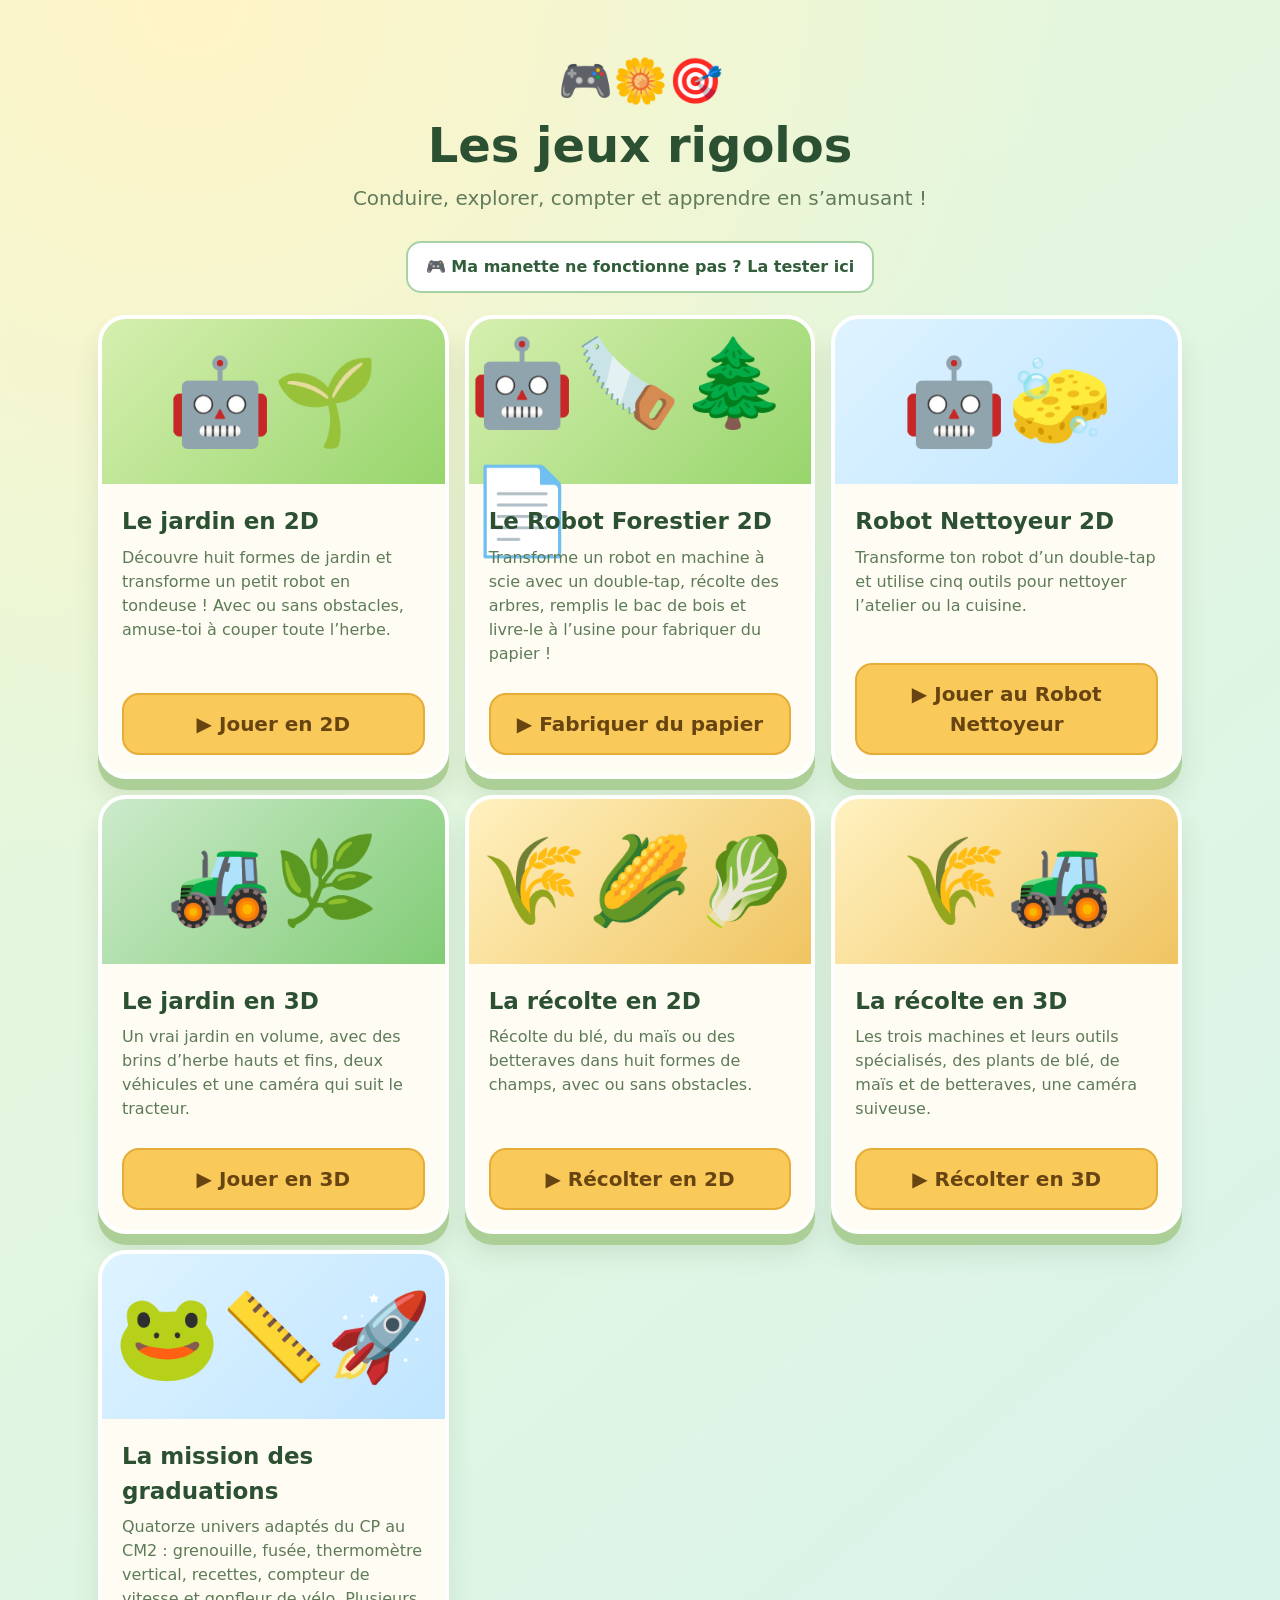
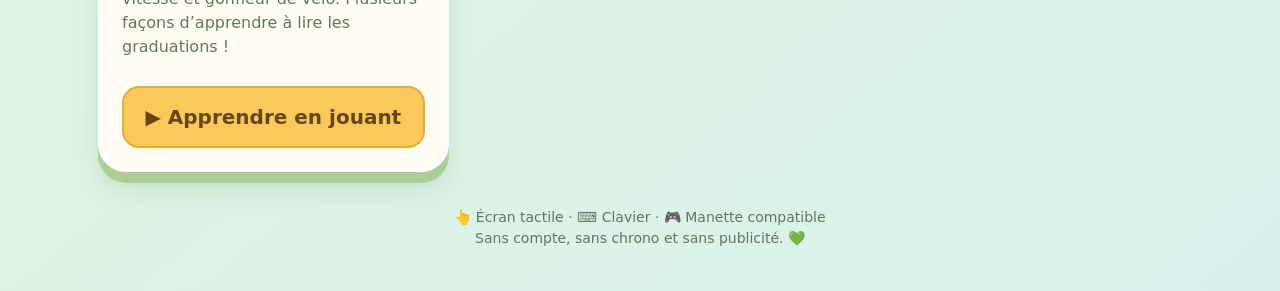
<file: site/index.html>
<!doctype html>
<html lang="fr">
<head>
  <meta charset="utf-8">
  <meta name="viewport" content="width=device-width, initial-scale=1, viewport-fit=cover">
  <meta name="theme-color" content="#ecf8e3">
  <meta name="description" content="Des jeux rigolos gratuits pour les enfants : véhicules, récoltes et apprentissage de la droite graduée. Sans publicité ni inscription.">
  <title>Les jeux rigolos — Choisir un jeu</title>
  <style>
    *{box-sizing:border-box}
    :root{color-scheme:light}
    body{margin:0;min-height:100vh;background:radial-gradient(circle at 15% 0,#fff4c7,transparent 40%),linear-gradient(140deg,#eaf9d7,#d7f2ed);font:16px/1.5 system-ui,Arial,sans-serif;color:#2c5032}
    main{max-width:1120px;margin:0 auto;padding:clamp(18px,5vw,48px) 18px 42px}
    header{text-align:center;margin-bottom:28px}
    h1{font-size:clamp(28px,6vw,48px);line-height:1.15;margin:4px 0 10px}
    p{margin:0 0 12px}
    .intro{font-size:clamp(16px,2.4vw,20px);color:#627b5a}
    .grid{display:grid;grid-template-columns:repeat(3,minmax(0,1fr));gap:16px}
    .card{border:4px solid white;border-radius:28px;background:#fffcf4;overflow:hidden;box-shadow:0 11px 0 #accf97,0 19px 25px #486f3823;display:flex;flex-direction:column}
    .illustration{height:165px;display:grid;place-items:center;font-size:85px;background:linear-gradient(135deg,#d6efaf,#97d56c)}
    .illustration.tractor{background:linear-gradient(135deg,#cceacb,#81cc75)}
    .illustration.wheat{background:linear-gradient(135deg,#fff1c0,#f0c461)}
    .illustration.math{background:linear-gradient(135deg,#def3ff,#c0e5ff)}
    .card-content{padding:20px;display:flex;flex:1;flex-direction:column;gap:7px}
    .card h2{font-size:23px;margin:0}
    .card p{color:#5d7b57;flex:1}
    a.play{margin-top:8px;display:block;text-align:center;text-decoration:none;font-weight:900;font-size:20px;padding:14px 12px;border-radius:17px;background:#f9ca5a;color:#684411;border:2px solid #e5ad38}
    a.play:focus-visible{outline:4px solid #355c46;outline-offset:4px}
    footer{text-align:center;margin-top:35px;color:#61765d;font-size:14px}
    @media(max-width:860px){.grid{grid-template-columns:repeat(2,minmax(0,1fr))}}
    @media(max-width:600px){.grid{grid-template-columns:1fr;gap:22px}.illustration{height:130px;font-size:73px}}
  </style>
</head>
<body>
<main>
  <header><div style="font-size:44px">🎮🌼🎯</div><h1>Les jeux rigolos</h1><p class="intro">Conduire, explorer, compter et apprendre en s’amusant !</p></header>
  <p style="text-align:center;margin:0 0 22px"><a href="./manette/" style="display:inline-block;color:#315d3a;background:white;border:2px solid #a6d2a3;border-radius:15px;padding:12px 18px;text-decoration:none;font-weight:900">🎮 Ma manette ne fonctionne pas ? La tester ici</a></p>
  <div class="grid">
    <section class="card">
      <div class="illustration" aria-hidden="true">🤖🌱</div>
      <div class="card-content"><h2>Le jardin en 2D</h2><p>Découvre huit formes de jardin et transforme un petit robot en tondeuse ! Avec ou sans obstacles, amuse-toi à couper toute l’herbe.</p><a class="play" href="./2d/">▶ Jouer en 2D</a></div>
    </section>
    <section class="card">
      <div class="illustration" aria-hidden="true">🤖🪚🌲📄</div>
      <div class="card-content"><h2>Le Robot Forestier 2D</h2><p>Transforme un robot en machine à scie avec un double-tap, récolte des arbres, remplis le bac de bois et livre-le à l’usine pour fabriquer du papier !</p><a class="play" href="./foret-2d/">▶ Fabriquer du papier</a></div>
    </section>
    <section class="card">
      <div class="illustration math" aria-hidden="true">🤖🧽</div>
      <div class="card-content"><h2>Robot Nettoyeur 2D</h2><p>Transforme ton robot d’un double-tap et utilise cinq outils pour nettoyer l’atelier ou la cuisine.</p><a class="play" href="./nettoyage-2d/">▶ Jouer au Robot Nettoyeur</a></div>
    </section>
    <section class="card">
      <div class="illustration tractor" aria-hidden="true">🚜🌿</div>
      <div class="card-content"><h2>Le jardin en 3D</h2><p>Un vrai jardin en volume, avec des brins d’herbe hauts et fins, deux véhicules et une caméra qui suit le tracteur.</p><a class="play" href="./3d/">▶ Jouer en 3D</a></div>
    </section>
    <section class="card">
      <div class="illustration wheat" aria-hidden="true">🌾🌽🥬</div>
      <div class="card-content"><h2>La récolte en 2D</h2><p>Récolte du blé, du maïs ou des betteraves dans huit formes de champs, avec ou sans obstacles.</p><a class="play" href="./moisson-2d/">▶ Récolter en 2D</a></div>
    </section>
    <section class="card">
      <div class="illustration wheat" aria-hidden="true">🌾🚜</div>
      <div class="card-content"><h2>La récolte en 3D</h2><p>Les trois machines et leurs outils spécialisés, des plants de blé, de maïs et de betteraves, une caméra suiveuse.</p><a class="play" href="./moisson/">▶ Récolter en 3D</a></div>
    </section>
    <section class="card">
      <div class="illustration math" aria-hidden="true">🐸📏🚀</div>
      <div class="card-content"><h2>La mission des graduations</h2><p>Quatorze univers adaptés du CP au CM2 : grenouille, fusée, thermomètre vertical, recettes, compteur de vitesse et gonfleur de vélo. Plusieurs façons d’apprendre à lire les graduations !</p><a class="play" href="./droite-graduee/">▶ Apprendre en jouant</a></div>
    </section>
  </div>
  <footer>👆 Écran tactile · ⌨️ Clavier · 🎮 Manette compatible<br>Sans compte, sans chrono et sans publicité. 💚</footer>
</main>
</body>
</html>
</file>
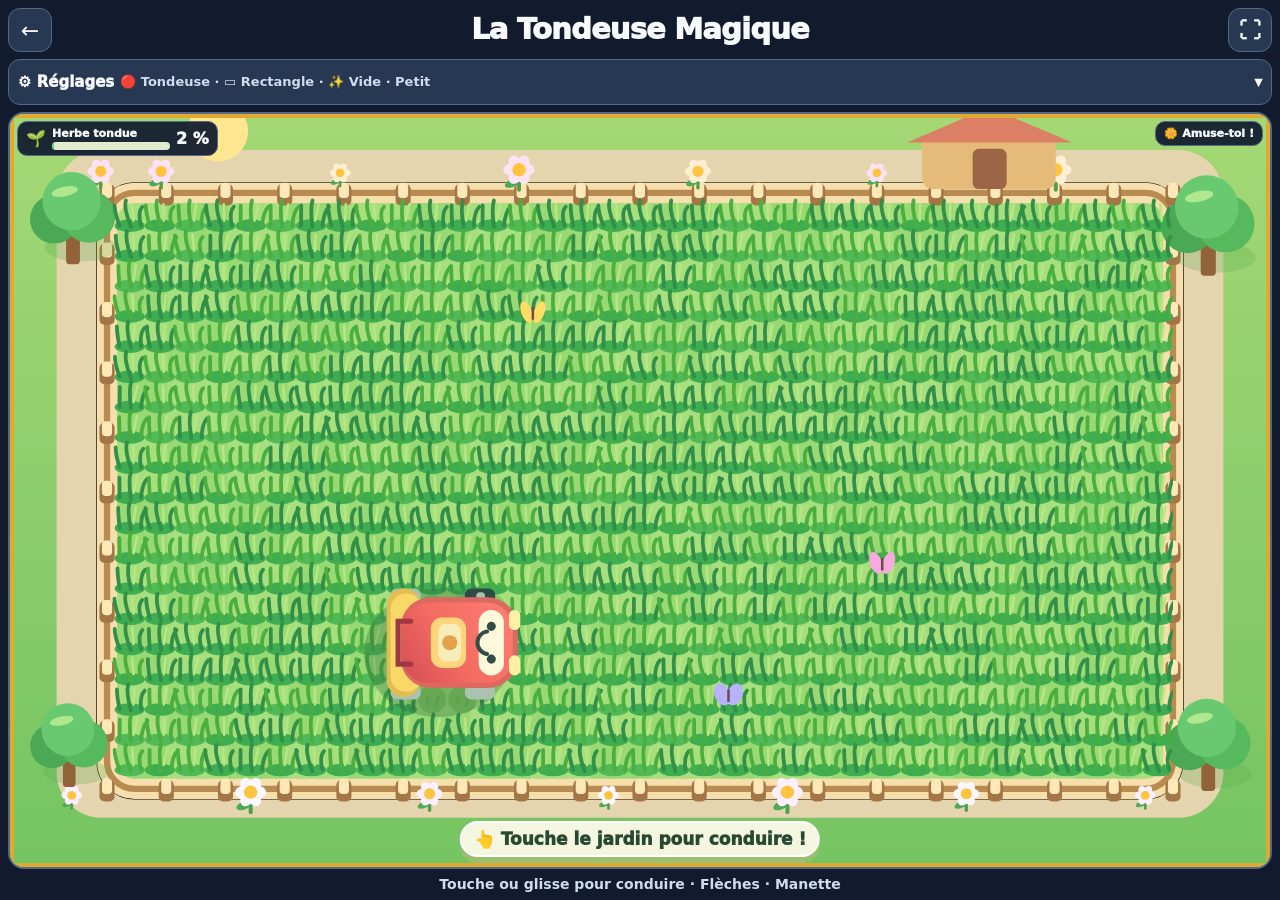
<file: site/2d/index.html>
<!doctype html>
<html lang="fr">
<head>
  <meta charset="utf-8">
  <meta name="viewport" content="width=device-width, initial-scale=1, viewport-fit=cover">
  <meta name="theme-color" content="#121b2e">
  <title>La Tondeuse Magique 🌼</title>
  <style>
    :root { --ink:#284931; --green:#58b46f; --mint:#e7f7d6; --yellow:#ffde65; }
    * { box-sizing: border-box; }
    html, body { margin:0; min-height:100%; font-family:ui-rounded, "Trebuchet MS", system-ui, sans-serif; color:var(--ink); }
    body { background: radial-gradient(circle at 12% 8%, #fff9d2, transparent 31%), linear-gradient(160deg, #e6f8ff 0%, #f6fae8 58%, #d8f1db 100%); }
    h1 { margin:0; line-height:1.05; font-size:clamp(24px,4vw,36px); font-weight:1000; letter-spacing:-.8px; }
    .actions { display:flex; align-items:center; flex-wrap:wrap; gap:8px; }
    button { border:0; cursor:pointer; font:inherit; font-weight:900; touch-action: manipulation; }
    button:focus-visible, canvas:focus-visible { outline:4px solid #dfaa31; outline-offset:3px; }
    .action { min-height:45px; padding:10px 15px; background:white; color:#315b40; border:2px solid #d5e6be; border-radius:17px; box-shadow:0 3px 0 #d5e6be; }
    .action:active { transform:translateY(2px); box-shadow:0 1px 0 #d5e6be; }
    .game-wrap { position:relative; overflow:hidden; border:6px solid white; border-radius:30px; background:#8ad25b; box-shadow: 0 12px 0 #b7d9ad, 0 23px 34px #365c3130; isolation:isolate; }
    canvas { display:block; width:100%; aspect-ratio:1000/600; touch-action:none; cursor:crosshair; user-select:none; }
    .hud {position:absolute; left:18px; top:16px; right:18px; display:flex; gap:14px; align-items:center; pointer-events:none;}
    .progress-box { display:flex; align-items:center; gap:12px; padding:10px 14px; border:3px solid #ffffffcb; border-radius:20px; background:#fffaf2ef; box-shadow:0 5px 12px #3a7b3634; max-width:355px; min-width:200px; }
    .progress-emoji {font-size:28px; line-height:1;}
    .progress-name {display:block; font-weight:950; font-size:13px; margin-bottom:5px;}
    .track { width:220px; max-width:28vw; height:15px; background:#e3ebce; border-radius:30px; overflow:hidden; border:2px solid #cadbb8; }
    .bar { width:0%; height:100%; border-radius:30px; background:linear-gradient(90deg, #4fd6b4, #75c763); transition:width .2s linear; }
    .pct {font-weight:1000; font-size:19px; white-space:nowrap; min-width:46px; text-align:right;}
    .tip { margin-left:auto; display:flex; align-items:center; gap:6px; padding:10px 14px; border:3px solid #ffffffca; border-radius:18px; background:#fffae6ee; font-weight:950; font-size:clamp(12px,1.5vw,16px); color:#517e3f; box-shadow:0 3px 8px #367b3228; }
    .message { position:absolute; bottom:30px; left:50%; transform:translateX(-50%); font-size:clamp(15px,2.5vw,24px); font-weight:1000; background:#fffbebeb; border:4px solid #fff; padding:10px 22px; border-radius:25px; white-space:nowrap; pointer-events:none; box-shadow:0 6px 0 #99bf6f; transition:opacity .5s; }
    .overlay {position:absolute; inset:0; display:none; align-items:center; justify-content:center; padding:15px; background:#407b49ac; backdrop-filter:blur(3px); text-align:center;}
    .overlay.show { display:flex; }
    .victory {width:min(480px,95%); border:6px solid #fff; border-radius:32px; background:linear-gradient(180deg,#fffbdc,#e9ffec); padding:24px 24px 28px; box-shadow:0 10px 0 #a4d08d,0 22px 38px #16491f60; animation:pop .5s cubic-bezier(.2,1.6,.5,1) both;}
    .victory .trophy {font-size:62px;}
    .victory h2 {font-size:clamp(27px,5vw,42px); line-height:1.1; margin:5px 0 5px;}
    .victory p {font-size:clamp(15px,2.5vw,20px); margin:0 0 18px; font-weight:800;}
    .again {background:#ffcb4d; color:#5d4b1a; padding:15px 28px; border:4px solid #fff; border-radius:25px; font-size:23px; box-shadow:0 6px 0 #e7a939;}
    .again:active {transform:translateY(3px);box-shadow:0 3px 0 #e7a939;}
    @keyframes pop {0%{transform:scale(.65);opacity:0}100%{transform:scale(1);opacity:1}}
    .vehicle-selector{display:flex;gap:10px;margin:0 0 14px;}
    .vehicle-select{flex:1;min-height:63px;border:3px solid #d2e5b8;background:#fffaf1;color:#3f6737;border-radius:19px;display:flex;align-items:center;justify-content:center;gap:9px;font-size:clamp(13px,2.6vw,18px);box-shadow:0 4px 0 #dbe8c3;}
    .vehicle-select .emoji{font-size:28px;}
    .vehicle-select.active{border-color:#57ad52;background:#e1f6d7;box-shadow:0 3px 0 #9fd78e;}
    @media(max-width:650px){.vehicle-select{min-height:52px;padding:6px;gap:4px}.vehicle-select .emoji{font-size:22px}}

    .garden-selector{display:grid;grid-template-columns:repeat(4,minmax(0,1fr));gap:8px;margin:0 0 13px;}
    .garden-select{min-height:50px;padding:6px 8px;background:#fffef5;color:#3c6436;border:2px solid #cfe5b5;border-radius:15px;font-size:clamp(12px,2.2vw,15px);font-weight:900;}
    .garden-select.active{background:#e3f6d6;border-color:#54b04d;box-shadow:inset 0 0 0 1px #54b04d;}
    .garden-heading{font-size:13px;font-weight:900;color:#64816d;margin:0 0 5px;}
    .size-selector{display:grid;grid-template-columns:repeat(3,minmax(0,1fr));gap:8px;margin:0 0 13px}
    .size-select{min-height:45px;padding:8px 4px;background:#fffef5;color:#3c6436;border:2px solid #cfe5b5;border-radius:15px;font-weight:900;font-size:clamp(12px,2.3vw,15px)}
    .size-select.active{background:#e3f6d6;border-color:#54b04d;box-shadow:inset 0 0 0 1px #54b04d}
    @media(max-width:650px){.size-select{min-height:41px;font-size:12px}}
    @media(max-width:650px){.garden-selector{grid-template-columns:repeat(2,minmax(0,1fr));gap:5px}.garden-select{min-height:41px;padding:5px 2px;font-size:12px}.garden-heading{margin-left:6px}}
    @media (max-width:650px){
    }
    @media (prefers-reduced-motion:reduce) { *, *::before, *::after {animation:none!important; transition:none!important;} }
  
    .garden-selector{grid-template-columns:repeat(4,minmax(0,1fr));}
    .garden-select{min-width:0;}
    .obstacle-selector{display:grid;grid-template-columns:repeat(2,minmax(0,1fr));gap:8px;margin:0 0 12px}
    .obstacle-select{min-height:49px;padding:9px 12px;border:2px solid #cfe5b5;background:#fffef5;border-radius:15px;color:#3c6436;font-size:clamp(12px,2.3vw,15px)}
    .obstacle-select.active{background:#e3f6d6;border-color:#54b04d;box-shadow:inset 0 0 0 1px #54b04d}
    #shape-name{font-size:14px;color:#497a45;margin:1px 0 9px}
    @media(max-width:650px){.garden-selector{grid-template-columns:repeat(2,minmax(0,1fr));gap:7px}.garden-select{min-height:47px}}
    
    .vehicle-selector{display:grid;grid-template-columns:repeat(3,minmax(0,1fr))}
    .vehicle-select{min-width:0;white-space:normal;line-height:1.2;padding:10px 7px;text-align:center}
    .robot-panel{display:flex;gap:12px;align-items:center;justify-content:space-between;flex-wrap:wrap;background:linear-gradient(110deg,#e3faff,#fff3c8);border:3px solid #89c4cd;border-radius:20px;padding:12px 14px;margin:0 0 14px;box-shadow:0 4px #d4e9d5}
    .robot-panel[hidden]{display:none!important}
    .robot-panel span{flex:1 1 210px;font-weight:900;color:#375977;font-size:14px}
    .robot-transform{flex:1 1 190px;min-height:60px;border:3px solid #fff;border-radius:17px;background:#ffcd55;color:#624417;font-weight:950;font-size:17px;box-shadow:0 5px #d7a736}
    .robot-transform:active{transform:translateY(3px);box-shadow:0 2px #d7a736}
    @media(max-width:650px){.vehicle-selector{gap:6px}.vehicle-select{flex-direction:column;min-height:67px;font-size:12px;gap:3px}.vehicle-select .emoji{font-size:24px}.robot-panel{padding:10px}.robot-panel span{font-size:13px}.robot-transform{min-height:55px}}
    
    /* Réglages repliables ancrés au bord supérieur du jeu : le panneau défile en interne. */
    .game-settings{position:sticky;top:0;top:env(safe-area-inset-top,0px);z-index:20;margin:7px 0 10px;border:3px solid #cee5b7;border-radius:18px;background:#fffef2;box-shadow:0 3px 0 #cfdfc1}
    .game-settings>summary{display:flex;align-items:center;flex-wrap:wrap;gap:6px 16px;padding:12px 15px;cursor:pointer;list-style:none;user-select:none;-webkit-user-select:none;touch-action:manipulation}
    .game-settings>summary::-webkit-details-marker{display:none}
    .game-settings>summary::after{content:'▾';font-size:21px;margin-left:auto;color:#477541;font-weight:1000}
    .game-settings[open]>summary::after{content:'▴'}
    .settings-title{font-size:clamp(16px,2.4vw,20px);font-weight:1000;color:#355f38;line-height:1.2}
    .settings-current{font-size:clamp(12px,1.9vw,14px);color:#56765b;font-weight:850;line-height:1.4;min-width:0;flex:1 1 210px}
    .settings-body{position:absolute;top:calc(100% + 6px);left:-3px;right:-3px;z-index:25;padding:14px 14px 9px;background:linear-gradient(180deg,#fffff7,#f0fbeb);border:3px solid #cce4b8;border-radius:16px;box-shadow:0 15px 35px #315e3970;max-height:68vh;max-height:min(68dvh,540px);overflow-y:auto;overscroll-behavior:contain;-webkit-overflow-scrolling:touch}
    .settings-body .garden-heading{font-size:14px;margin:8px 0 6px}
    .settings-body .vehicle-selector{margin-bottom:12px}
    .settings-body .vehicle-select{min-height:54px}
    .settings-body .garden-select{min-height:49px}
    .settings-body .size-select{min-height:48px}
    .settings-actions{position:sticky;bottom:-9px;z-index:2;display:grid;grid-template-columns:repeat(2,minmax(0,1fr));gap:9px;align-items:center;background:linear-gradient(180deg,#f0fbebd9,#f0fbeb);padding:11px 1px 8px;margin-top:10px}
    .settings-actions .actions{grid-column:1 / -1;display:grid;grid-template-columns:repeat(2,minmax(0,1fr));gap:8px;width:100%}
    .settings-actions .action{width:100%;box-shadow:none;min-height:46px}
    .settings-close{grid-column:1 / -1;display:block;width:100%;min-height:50px;border:3px solid #ffffff;border-radius:15px;background:#63b96e;color:white;font-size:clamp(15px,2vw,18px);box-shadow:0 3px #418b50;font-weight:950}
    .settings-close:active{transform:translateY(2px);box-shadow:0 1px #418b50}
    @media(max-width:600px){.game-settings>summary{padding:9px 12px;gap:3px 8px}.settings-current{flex:1 1 100%;order:2}.game-settings>summary::after{order:1}.settings-body{max-height:73vh;max-height:min(73dvh,520px);padding:10px 10px 7px}.settings-body .garden-selector{gap:6px}.settings-body .vehicle-selector{gap:6px}}

    .gamepad-help{margin:10px 0 3px;padding:9px 12px;background:#f0f8e7;border:2px solid #d3e8bc;border-radius:14px;color:#467354;font-size:clamp(12px,1.8vw,14px);font-weight:850;line-height:1.4}
    </style>
  <link rel="stylesheet" href="../game-screen.css">
</head>
<body>
<main class="layout">
  <header class="topbar">
    <a class="screen-action" href="../" aria-label="Retour aux jeux" title="Retour aux jeux">←</a>
    <h1>La Tondeuse Magique</h1>
    <button class="screen-action" id="fullscreen" type="button" aria-label="Activer le plein écran" title="Activer le plein écran" aria-pressed="false">⛶</button>
  </header>
  <details class="game-settings" id="game-settings">
    <summary><span class="settings-title">⚙️ Réglages</span><span class="settings-current" id="settings-current">🔴 Tondeuse · ▭ Rectangle · ✨ Vide · 🌱 Petit</span></summary>
    <div class="settings-body">
      <p class="garden-heading">🚜 Choisis ton véhicule :</p>
  <div class="vehicle-selector" role="group" aria-label="Choisir un véhicule">
    <button class="vehicle-select active" id="choose-small" type="button" aria-pressed="true"><span class="emoji">🔴</span> Petite tondeuse</button>
    <button class="vehicle-select" id="choose-tractor" type="button" aria-pressed="false"><span class="emoji">🚜</span> Tracteur-tondeuse</button>
    <button class="vehicle-select" id="choose-transformer" type="button" aria-pressed="false"><span class="emoji">🤖</span> Robot transformeur</button>
  </div>
  <p class="garden-heading">🔷 Quelle forme reconnais-tu ?</p>
  <div class="garden-selector" role="group" aria-label="Choisir une forme de terrain">
    <button class="garden-select" type="button" data-garden="carre" aria-pressed="false">🟩 Carré</button>
    <button class="garden-select active" type="button" data-garden="rectangle" aria-pressed="true">▭ Rectangle</button>
    <button class="garden-select" type="button" data-garden="triangle" aria-pressed="false">🔺 Triangle</button>
    <button class="garden-select" type="button" data-garden="rond" aria-pressed="false">🔵 Rond</button>
    <button class="garden-select" type="button" data-garden="ovale" aria-pressed="false">🥚 Ovale</button>
    <button class="garden-select" type="button" data-garden="hexagone" aria-pressed="false">⬡ Hexagone</button>
    <button class="garden-select" type="button" data-garden="octogone" aria-pressed="false">🛑 Octogone</button>
    <button class="garden-select" type="button" data-garden="losange" aria-pressed="false">🔶 Losange</button>
  </div>
  <p class="garden-heading">🌳 Des obstacles dans le terrain ?</p>
  <div class="obstacle-selector" role="group" aria-label="Choisir les obstacles">
  <button type="button" class="obstacle-select active" data-obstacles="empty" aria-pressed="true">✨ Terrain vide</button>
  <button type="button" class="obstacle-select" data-obstacles="with" aria-pressed="false">🌳 Avec obstacles</button></div>
  <p class="garden-heading" id="shape-name">▭ Rectangle</p>
  <p class="garden-heading">📏 Taille du jardin :</p>
  <div class="size-selector" role="group" aria-label="Choisir la taille du jardin">
    <button class="size-select active" data-size="small" type="button" aria-pressed="true">🌱 Petit</button>
    <button class="size-select" data-size="medium" type="button" aria-pressed="false">🌿 Moyen</button>
    <button class="size-select" data-size="large" type="button" aria-pressed="false">🌳 Grand</button>
  </div>

      <div class="gamepad-help" id="gamepad-help" role="status" aria-live="polite">🎮 Manette : associe-la à la tablette puis appuie sur A pour l’activer.</div>
      <p class="pad-test-link"><a href="../manette/">Tester ma manette</a></p>
      <div class="settings-actions">
        <div class="actions"><button class="action" id="sound" aria-label="Activer ou désactiver le son">🔊 Son</button><button class="action" id="restart">↻ Recommencer</button></div>
        <button class="settings-close" id="settings-close" type="button">✅ Jouer ! Fermer les réglages</button>
      </div>
    </div>
  </details>
  <div class="game-wrap">
    <canvas id="garden" width="1000" height="600" tabindex="0" aria-label="Jardin à tondre. En mode robot, double-tape le terrain pour le transformer. Un toucher simple permet de conduire. Flèches et manette compatibles."></canvas>
    <div class="hud"><div class="progress-box"><div class="progress-emoji">🌱</div><div><span class="progress-name">Herbe tondue</span><div class="track"><div class="bar" id="bar"></div></div></div><span class="pct" id="pct">0 %</span></div><div class="tip" id="status">🌼 Amuse-toi !</div></div>
    <div class="message" id="message">👆 Touche le jardin pour conduire !</div>
    <div class="overlay" id="overlay" role="dialog" aria-label="Bravo, le jardin est tondu !"><div class="victory"><div class="trophy">🏆🌼</div><h2>Bravo, champion !</h2><p>Le jardin est magnifique ! ✨</p><button class="again" id="again">🌱 Jardin suivant !</button></div></div>
  </div>
  <footer class="screen-footer">
    <div class="robot-panel" id="robot-panel" hidden role="group" aria-label="Robot transformeur">
      <span id="robot-help">🤖 Double-tape le jardin pour me transformer en tondeuse !</span>
      <button class="robot-transform" type="button" id="transform">🔁 Devenir une tondeuse !</button>
    </div>
    <p class="control-hint">Touche ou glisse pour conduire · Flèches · Manette</p>
    <p id="fullscreen-note" role="status" hidden>Le jeu occupe tout l’espace disponible sur cet appareil.</p>
  </footer>
</main>
<script src="../game-screen.js"></script>
<script>
(() => {
  'use strict';
  const canvas=document.getElementById('garden');
  const ctx=canvas.getContext('2d');
  if(!ctx){document.getElementById('message').textContent='Ce navigateur ne permet pas le jeu.';return;}
  const W=1000,H=600, field={l:77,t:65,r:923,b:538};
  const ui={bar:document.getElementById('bar'),pct:document.getElementById('pct'),msg:document.getElementById('message'),overlay:document.getElementById('overlay'),status:document.getElementById('status'),sound:document.getElementById('sound')};
  const keys=new Set();
  let vehicleType='small', gardenId='rectangle', terrainScale=1, obstaclesEnabled=false;
  let robotForm='robot',previousRobotForm='robot',transformStarted=-5;
  let touchPos=null;
  let lastTapAt=0,lastTapX=0,lastTapY=0,tapDownAt=0,tapDownX=0,tapDownY=0,tapMoved=false;
  const terrainSizes={small:1,medium:1.5,large:2},terrainLabels={small:'Petit',medium:'Moyen',large:'Grand'};
  const camera={x:W/2,y:H/2};
  const viewport=createGameViewport(canvas,W,H);
  const settings=document.getElementById('game-settings');

  const gardens={
    carre:{name:'Carré',emoji:'🟩'},
    rectangle:{name:'Rectangle',emoji:'▭'},
    triangle:{name:'Triangle',emoji:'🔺'},
    rond:{name:'Rond',emoji:'🔵'},
    ovale:{name:'Ovale',emoji:'🥚'},
    hexagone:{name:'Hexagone',emoji:'⬡'},
    octogone:{name:'Octogone',emoji:'🛑'},
    losange:{name:'Losange',emoji:'🔶'}
  };
  function gardenPolygon(){
    if(gardenId==='carre')return [[290,91],[710,91],[710,511],[290,511]];
    if(gardenId==='rectangle')return [[field.l,field.t],[field.r,field.t],[field.r,field.b],[field.l,field.b]];
    if(gardenId==='triangle')return [[500,87],[860,518],[140,518]];
    if(gardenId==='losange')return [[500,80],[850,301],[500,522],[150,301]];
    const n=gardenId==='hexagone'?6:gardenId==='octogone'?8:64;
    const rx=gardenId==='rond'?218:gardenId==='ovale'?400:gardenId==='hexagone'?234:242;
    const ry=gardenId==='rond'?218:gardenId==='ovale'?220:gardenId==='hexagone'?220:220;
    const poly=[];
    for(let i=0;i<n;i++){let a=-Math.PI/2+i*2*Math.PI/n;poly.push([500+rx*Math.cos(a),301+ry*Math.sin(a)]);}
    return poly;
  }
  function insideGarden(x,y,pad=0){
    const polygon=gardenPolygon();
    for(let i=0;i<polygon.length;i++){
      const [ax,ay]=polygon[i], [bx,by]=polygon[(i+1)%polygon.length], dx=bx-ax,dy=by-ay;
      if((dx*(y-ay)-dy*(x-ax))/Math.hypot(dx,dy)<pad-1e-7)return false;
    }
    return true;
  }
  const possibleObstacles=[
    {x:420,y:267,r:36,kind:'tree'},
    {x:622,y:362,r:30,kind:'rock'},
    {x:511,y:416,r:30,kind:'bush'}
  ];
  function activeObstacles(){
    if(!obstaclesEnabled)return [];
    return possibleObstacles.filter(o=>insideGarden(o.x,o.y,o.r/terrainScale+12/terrainScale));
  }
  function obstacleAt(x,y,extra=0){
    return activeObstacles().some(o=>Math.hypot(o.x-x,o.y-y)<o.r/terrainScale+extra);
  }
  function gardenPath(){
    const poly=gardenPolygon();
    ctx.beginPath();ctx.moveTo(poly[0][0],poly[0][1]);
    for(let i=1;i<poly.length;i++)ctx.lineTo(poly[i][0],poly[i][1]);
    ctx.closePath();
  }
  function spawnPoint(){
    const candidates=[[350,422],[378,410],[430,415],[500,400],[420,337],[500,320],[500,301],[580,350],[500,245]];
    for(const [x,y] of candidates)if(driveable(x,y))return{x,y,angle:Math.PI/2,bounce:0,speed:0};
    return{x:500,y:301,angle:Math.PI/2,bounce:0,speed:0};
  }
  function drawShapeFence(){
    ctx.save();
    gardenPath();ctx.strokeStyle='#f6dfac';ctx.lineWidth=16;ctx.lineJoin='round';ctx.stroke();
    gardenPath();ctx.strokeStyle='#b98b51';ctx.lineWidth=5;ctx.stroke();
    const poly=gardenPolygon();
    for(let i=0;i<poly.length;i++){
      const [ax,ay]=poly[i],[bx,by]=poly[(i+1)%poly.length],length=Math.hypot(bx-ax,by-ay);
      if(length<1)continue;
      const parts=Math.max(1,Math.ceil(length/48));
      for(let j=0;j<parts;j++){
        const t=j/parts,x=ax+(bx-ax)*t,y=ay+(by-ay)*t;
        ctx.fillStyle='#a47646';ctx.beginPath();ctx.roundRect(x-6,y-7,12,17,4);ctx.fill();
        ctx.fillStyle='#ffe8b7';ctx.beginPath();ctx.roundRect(x-4,y-8,8,12,3);ctx.fill();
      }
    }
    ctx.restore();
  }
  function driveable(x,y){
    const safety=(vehicleType==='tractor'?38:28)/terrainScale;
    return insideGarden(x,y,safety)&&!obstacleAt(x,y,safety);
  }
  function gardenPath(){
    ctx.beginPath();
    if(gardens[gardenId].shape==='round'){ctx.ellipse(500,301,423,236,0,0,Math.PI*2);}
    else if(gardens[gardenId].shape==='L'){
      ctx.moveTo(field.l,field.t);ctx.lineTo(570,field.t);ctx.lineTo(570,299);
      ctx.lineTo(field.r,299);ctx.lineTo(field.r,field.b);ctx.lineTo(field.l,field.b);ctx.closePath();
    }else ctx.roundRect(field.l,field.t,field.r-field.l,field.b-field.t,22);
  }

  let cells=[], mower, particles=[], animations=[], target=null, dragged=false, pointerId=null, won=false, progress=0, last=0, clock=0, soundOn=true, audio=null, noteAt=0, helpHidden=false, connected=false;
  let randSeed=591;
  const rand=()=>{randSeed=(Math.imul(randSeed,1664525)+1013904223)>>>0;return randSeed/4294967296;};
  const clamp=(v,min,max)=>Math.max(min,Math.min(max,v));
  const rounded=(x,y,w,h,r)=>{ctx.beginPath();ctx.roundRect(x,y,w,h,r);};
  function tone(freq=660, duration=.13, volume=.035, delay=0){
    if(!soundOn)return;
    try {if(!audio)audio=new (window.AudioContext||window.webkitAudioContext)(); if(audio.state==='suspended')audio.resume();
      const t=audio.currentTime+delay, oscillator=audio.createOscillator(), gain=audio.createGain();
      oscillator.type='sine'; oscillator.frequency.setValueAtTime(freq,t); oscillator.frequency.exponentialRampToValueAtTime(freq*1.10,t+duration);
      gain.gain.setValueAtTime(.001,t);gain.gain.exponentialRampToValueAtTime(volume,t+.015);gain.gain.exponentialRampToValueAtTime(.001,t+duration);
      oscillator.connect(gain);gain.connect(audio.destination);oscillator.start(t);oscillator.stop(t+duration+.03);
    }catch(e){}
  }
  function flower(x,y,scale=1,shade=0){
    ctx.save();ctx.translate(x,y);ctx.scale(scale,scale);
    ctx.strokeStyle='#519f4a';ctx.lineWidth=3;ctx.lineCap='round';
    ctx.beginPath();ctx.moveTo(0,8);ctx.lineTo(0,-3);ctx.stroke();
    ctx.fillStyle='#4cab56';ctx.beginPath();ctx.ellipse(-5,3,6,3,-.4,0,Math.PI*2);ctx.fill();
    for(let p=0;p<6;p++){let a=p*Math.PI/3;ctx.fillStyle=['#fff0ff','#ffe3f5','#fdf8ff','#ffefd4'][shade%4];ctx.beginPath();ctx.ellipse(Math.cos(a)*6,Math.sin(a)*6-7,5.7,4.5,a,0,Math.PI*2);ctx.fill();}
    ctx.fillStyle='#ffc43f';ctx.beginPath();ctx.arc(0,-7,5,0,Math.PI*2);ctx.fill();ctx.restore();
  }
  function tree(x,y,scale){
    ctx.save();ctx.translate(x,y);ctx.scale(scale,scale);
    ctx.fillStyle='#5caa4c44';ctx.beginPath();ctx.ellipse(11,19,52,20,0,0,Math.PI*2);ctx.fill();
    ctx.fillStyle='#926239';rounded(-10,0,20,43,5);ctx.fill();
    for(const [dx,dy,r,col] of [[-27,-22,35,'#4ba854'],[23,-26,38,'#56b95d'],[-2,-48,42,'#68c971']]){ctx.fillStyle=col;ctx.beginPath();ctx.arc(dx,dy,r,0,Math.PI*2);ctx.fill();}
    ctx.fillStyle='#b0e88f';ctx.beginPath();ctx.ellipse(-12,-62,19,7,-.2,0,Math.PI*2);ctx.fill();ctx.restore();
  }

  function updateSettingsSummary(){
    const vehicleName={small:'🔴 Tondeuse',tractor:'🚜 Tracteur',transformer:'🤖 Robot transformeur'}[vehicleType];
    const sizeKey=Object.keys(terrainSizes).find(k=>terrainSizes[k]===terrainScale)||'small';
    document.getElementById('settings-current').textContent=vehicleName+' · '+gardens[gardenId].emoji+' '+gardens[gardenId].name+' · '+(obstaclesEnabled?'🌳 Obstacles':'✨ Vide')+' · '+terrainLabels[sizeKey];
  }
  function reset(){
    randSeed=591;
    cells=[];
    const stride=24/terrainScale;
    for(let y=field.t+18/terrainScale;y<field.b-9/terrainScale;y+=stride){for(let x=field.l+18/terrainScale;x<field.r-9/terrainScale;x+=stride){
      if(!insideGarden(x,y,9/terrainScale)||obstacleAt(x,y,18/terrainScale))continue;
      cells.push({x,y,cut:false,tilt:rand()*6.283,variant:rand(),wiggle:rand()*2});
    }}
    mower=spawnPoint();
    updateSettingsSummary();
    if(vehicleType==='transformer'){robotForm='robot';previousRobotForm='robot';transformStarted=-5;updateRobotControls();}
    particles=[];animations=[];target=null;dragged=false;pointerId=null;lastTapAt=0;tapMoved=false;won=false;progress=0;clock=0;last=0;noteAt=0;helpHidden=false;
    ui.overlay.classList.remove('show');ui.msg.style.opacity='1';ui.status.textContent='🌼 Amuse-toi !';
    ui.bar.style.width='0%';ui.pct.textContent='0 %';
    if(vehicleType!=='transformer'||robotForm==='mower'){
      for(const c of cells)if(Math.hypot(c.x-mower.x,c.y-mower.y)<49/terrainScale)c.cut=true;
    }
    updateProgress();
    viewport.follow(ctx,camera,mower,terrainScale,1);
    if(!settings.open)canvas.focus({preventScroll:true});
  }
  function updateProgress(){
    let cut=0;for(const c of cells)if(c.cut)cut++;
    // 100 % est réservé à la toute dernière touffe.
    progress=cut===cells.length?100:Math.min(99,Math.round(cut/cells.length*100));
    ui.bar.style.width=progress+'%';ui.pct.textContent=progress+' %';
    if(cut===cells.length&&!won){win();}
  }
  function win(){
    won=true;target=null;ui.overlay.classList.add('show');ui.status.textContent='🏆 Jardin terminé !';ui.msg.style.opacity='0';
    for(let i=0;i<130;i++){
      particles.push({x:100+rand()*800,y:rand()*480,vx:(rand()-.5)*155,vy:-60-rand()*120,life:2.6+rand()*2,max:4.6,size:5+rand()*9,hue:Math.floor(rand()*360),star:true});
    }
    tone(523,.20,.05);tone(659,.21,.05,.16);tone(784,.36,.06,.34);
  }
  function hideHelp(){if(helpHidden)return;helpHidden=true;ui.msg.style.opacity='0';}
  function addCutParticles(x,y){
    if(particles.length>100)return;
    for(let i=0;i<3;i++){const a=rand()*Math.PI*2;particles.push({x:x+Math.cos(a)*19,y:y+Math.sin(a)*19,vx:(rand()-.5)*75,vy:(rand()-.5)*65-20,life:.5+rand()*.5,max:1.1,size:2+rand()*3,star:false});}
  }
  function drawBackground(){
    const gr=ctx.createLinearGradient(0,0,0,H);
    gr.addColorStop(0,'#a5d875');gr.addColorStop(1,'#75c462');ctx.fillStyle=gr;ctx.fillRect(0,0,W,H);
    ctx.fillStyle='#e5d5af';rounded(37,31,926,530,36);ctx.fill();
    ctx.save();gardenPath();ctx.fillStyle='#5a984a';ctx.lineWidth=17;ctx.stroke();
    gardenPath();ctx.fillStyle='#99d974';ctx.fill();
    ctx.clip();
    for(let y=field.t;y<field.b;y+=48)for(let x=field.l;x<field.r;x+=48){
      if((Math.floor(x/48)+Math.floor(y/48))%2===0){ctx.fillStyle='#a8df7e';ctx.fillRect(x,y,48,48);}
    }
    ctx.restore();
    drawShapeFence();
    for(let i=0;i<14;i++){flower(49+(i*71)%900,i%2?54:548,.7+(i%3)*.18,i);}
    tree(50,98,.55);tree(951,105,.6);tree(47,515,.5);tree(951,516,.55);
    ctx.fillStyle='#e6bb7a';rounded(724,18,106,44,8);ctx.fill();
    ctx.fillStyle='#db8065';ctx.beginPath();ctx.moveTo(712,25);ctx.lineTo(777,-3);ctx.lineTo(843,25);ctx.closePath();ctx.fill();
    ctx.fillStyle='#9b6546';rounded(764,30,27,32,5);ctx.fill();
    ctx.save();ctx.translate(165,16);ctx.fillStyle='#ffe691';ctx.beginPath();ctx.arc(0,0,24,0,7);ctx.fill();ctx.restore();
  }
  function drawObstacles(){
    for(const o of activeObstacles()){
      const {x,y,r,kind}=o;
      ctx.save();ctx.translate(x,y);ctx.scale(1/terrainScale,1/terrainScale);
      ctx.fillStyle='#346e3b32';ctx.beginPath();ctx.ellipse(7,12,r+9,(r+6)*.52,0,0,7);ctx.fill();
      if(kind==='pond'){
        ctx.fillStyle='#ebd69a';ctx.beginPath();ctx.ellipse(0,0,r+8,r*.85+7,0,0,7);ctx.fill();
        ctx.fillStyle='#56bfe5';ctx.beginPath();ctx.ellipse(0,0,r,r*.82,0,0,7);ctx.fill();
        ctx.strokeStyle='#d3fbff';ctx.lineWidth=3;for(let t=0;t<3;t++){
          ctx.beginPath();ctx.ellipse(5+9*t,-8+t*8,11,5,-.15,0,Math.PI);ctx.stroke();
        }
        ctx.fillStyle='#6aa947';ctx.beginPath();ctx.ellipse(-r*.45,10,10,5,-.1,0,7);ctx.fill();
      }else if(kind==='rock'){
        ctx.fillStyle='#88999a';ctx.beginPath();ctx.moveTo(-r,-r*.15);ctx.lineTo(-r*.6,-r*.68);ctx.lineTo(r*.25,-r*.85);ctx.lineTo(r*.85,-r*.28);ctx.lineTo(r,r*.48);ctx.lineTo(-r*.4,r*.76);ctx.closePath();ctx.fill();
        ctx.fillStyle='#c5d5d1';ctx.beginPath();ctx.ellipse(-r*.13,-r*.36,r*.48,r*.2,-.2,0,7);ctx.fill();
      }else if(kind==='tree'){
        ctx.fillStyle='#94663d';rounded(-11,-17,22,46,7);ctx.fill();
        for(const [dx,dy,s,c] of [[-r*.3,-r*.33,.71,'#66b654'],[r*.29,-r*.34,.68,'#52a748'],[0,-r*.66,.81,'#78ca64']]){
          ctx.fillStyle=c;ctx.beginPath();ctx.arc(dx,dy,r*s,0,7);ctx.fill();
        }
        for(const [dx,dy] of [[-r*.33,-r*.43],[r*.3,-r*.54],[r*.1,-r*.85]]){
          ctx.fillStyle='#eb5551';ctx.beginPath();ctx.arc(dx,dy,5,0,7);ctx.fill();
        }
      }else{
        ctx.fillStyle='#9c7048';ctx.beginPath();ctx.ellipse(0,0,r,r*.8,0,0,7);ctx.fill();
        for(const [dx,dy,rr] of [[-r*.35,-7,r*.45],[r*.38,2,r*.42],[0,-r*.35,r*.47]]){
          ctx.fillStyle='#55a64a';ctx.beginPath();ctx.arc(dx,dy,rr,0,7);ctx.fill();
        }
        for(let j=0;j<6;j++)flower(Math.cos(j*1.7)*r*.49,Math.sin(j*1.7)*r*.36,.36,j);
      }
      ctx.restore();
    }
  }
  function drawGrass(){
    ctx.save();gardenPath();ctx.clip();
    for(const c of cells){
      // Ne dessiner que les brins visibles : les grands terrains restent fluides sur mobile.
      if(Math.abs(c.x-camera.x)>W/(2*terrainScale)+20/terrainScale ||
         Math.abs(c.y-camera.y)>H/(2*terrainScale)+20/terrainScale)continue;
      ctx.save();ctx.translate(c.x,c.y);ctx.scale(1/terrainScale,1/terrainScale);ctx.translate(-c.x,-c.y);
      if(c.cut){
        ctx.fillStyle=c.variant>.5?'#7fc45d':'#83c861';ctx.beginPath();ctx.ellipse(c.x,c.y,11,11,0,0,Math.PI*2);ctx.fill();
        ctx.strokeStyle='#4da75f73';ctx.lineWidth=1.7;ctx.lineCap='round';
        ctx.beginPath();ctx.moveTo(c.x-3,c.y+4);ctx.lineTo(c.x-4,c.y-1);ctx.moveTo(c.x+3,c.y+5);ctx.lineTo(c.x+5,c.y-2);ctx.stroke();
      } else {
        ctx.fillStyle=c.variant>.25?'#3eac50':'#52b958';
        ctx.beginPath();ctx.ellipse(c.x,c.y+8,12,5,0,0,7);ctx.fill();
        let sw=Math.sin(clock*2.2+c.tilt)*2.2;
        ctx.strokeStyle=c.variant>.5?'#328f48':'#4aaf3e';ctx.lineWidth=3;ctx.lineCap='round';
        ctx.beginPath();ctx.moveTo(c.x-8,c.y+8);ctx.quadraticCurveTo(c.x-10+sw,c.y-2,c.x-10+sw,c.y-8);ctx.moveTo(c.x+1,c.y+9);ctx.quadraticCurveTo(c.x-3+sw,c.y-6,c.x-1+sw,c.y-12);ctx.moveTo(c.x+9,c.y+8);ctx.quadraticCurveTo(c.x+8+sw,c.y-3,c.x+12+sw,c.y-7);ctx.stroke();
        ctx.strokeStyle='#b5e880';ctx.lineWidth=2;ctx.beginPath();ctx.moveTo(c.x+3,c.y+4);ctx.lineTo(c.x+4+sw,c.y-9);ctx.stroke();
      }
      ctx.restore();
    }
    ctx.restore();
    drawObstacles();
  }
  function drawTractor(){
    ctx.save();ctx.translate(mower.x,mower.y);ctx.rotate(mower.angle);ctx.scale(1/terrainScale,1/terrainScale);
    const bounce=Math.sin(clock*12)*Math.min(1,mower.speed/250)*1.2;
    ctx.translate(0,bounce);
    ctx.fillStyle='#366b3f39';ctx.beginPath();ctx.ellipse(5,14,62,69,0,0,Math.PI*2);ctx.fill();
    // Quatre roues robustes, châssis jaune et capot vert.
    for(const xx of [-52,36])for(const yy of [-56,31]){
      ctx.fillStyle='#35443b';rounded(xx,yy,19,34,7);ctx.fill();
      ctx.fillStyle='#9ba891';rounded(xx+5,yy+6,8,22,4);ctx.fill();
    }
    ctx.fillStyle='#efc34a';rounded(-48,-44,96,100,22);ctx.fill();
    ctx.fillStyle='#5fb64b';rounded(-39,-58,78,110,24);ctx.fill();
    ctx.fillStyle='#79d262';rounded(-33,-54,66,54,19);ctx.fill();
    ctx.fillStyle='#449938';for(let i=0;i<3;i++){rounded(-21+i*15,-36,7,27,4);ctx.fill();}
    ctx.fillStyle='#3c5c45';rounded(-32,4,64,48,14);ctx.fill();
    ctx.fillStyle='#f2d2a3';ctx.beginPath();ctx.arc(0,25,19,0,Math.PI*2);ctx.fill();
    ctx.fillStyle='#393f37';ctx.beginPath();ctx.arc(-7,23,2.6,0,7);ctx.arc(7,23,2.6,0,7);ctx.fill();
    ctx.strokeStyle='#9e6545';ctx.lineWidth=2.5;ctx.beginPath();ctx.arc(0,27,7,.2,Math.PI-.2);ctx.stroke();
    ctx.fillStyle='#404d3e';ctx.beginPath();ctx.arc(0,4,16,0,Math.PI*2);ctx.fill();
    ctx.strokeStyle='#b9d4aa';ctx.lineWidth=3;ctx.beginPath();ctx.arc(0,4,12,0,Math.PI*2);ctx.stroke();
    ctx.fillStyle='#fff9df';rounded(-28,-61,19,10,5);ctx.fill();rounded(9,-61,19,10,5);ctx.fill();
    ctx.restore();
  }

  function drawTransformer(){
    ctx.save();ctx.translate(mower.x,mower.y);ctx.rotate(mower.angle);ctx.scale(1/terrainScale,1/terrainScale);
    const progress=clamp((clock-transformStarted)/.68,0,1);
    const transforming=progress<1;
    const bounce=Math.sin(clock*13)*Math.min(1,mower.speed/210)*1.7;
    ctx.translate(0,bounce);
    function robot(alpha){
      if(alpha<=.001)return;
      ctx.save();ctx.globalAlpha*=alpha;
      const shimmer=Math.sin(clock*4)*.7;
      ctx.fillStyle='#2a41644b';ctx.beginPath();ctx.ellipse(0,13,60,69,0,0,7);ctx.fill();
      // Jambes articulées, épaules et mains de ce petit robot original.
      ctx.fillStyle='#294869';
      for(const x of [-29,15]){rounded(x,31,18,29,7);ctx.fill();}
      ctx.fillStyle='#d0dce3';for(const x of [-30,14]){rounded(x,47,20,13,5);ctx.fill();}
      ctx.fillStyle='#256a91';rounded(-55,-24,22,62,10);ctx.fill();rounded(33,-24,22,62,10);ctx.fill();
      ctx.fillStyle='#f5be40';rounded(-58,24,25,18,7);ctx.fill();rounded(33,24,25,18,7);ctx.fill();
      ctx.fillStyle='#37b4c5';rounded(-37,-40,74,83,15);ctx.fill();
      ctx.fillStyle='#d7f9fb';rounded(-29,-30,58,60,12);ctx.fill();
      ctx.fillStyle='#207a94';rounded(-22,-23,44,41,9);ctx.fill();
      // Tête carrée avec yeux lumineux.
      ctx.fillStyle='#f4c444';rounded(-30,-64,60,38,9);ctx.fill();
      ctx.fillStyle='#275578';rounded(-24,-59,48,29,7);ctx.fill();
      ctx.fillStyle='#a8f5ff';rounded(-18,-52,14,10,4);ctx.fill();rounded(4,-52,14,10,4);ctx.fill();
      ctx.strokeStyle='#a8f5ff';ctx.lineWidth=2.4;ctx.beginPath();ctx.arc(0,-41,9,.12,Math.PI-.12);ctx.stroke();
      // Emblème éclair.
      ctx.fillStyle='#f3c83c';ctx.beginPath();ctx.moveTo(5,-16);ctx.lineTo(-10,3);ctx.lineTo(0,5);ctx.lineTo(-6,24+shimmer);ctx.lineTo(14,0);ctx.lineTo(3,-1);ctx.closePath();ctx.fill();
      ctx.fillStyle='#ffe2a0';rounded(-26,-61,9,5,3);ctx.fill();
      ctx.restore();
    }
    function mowerRobot(alpha){
      if(alpha<=.001)return;
      ctx.save();ctx.globalAlpha*=alpha;
      ctx.fillStyle='#2e546843';ctx.beginPath();ctx.ellipse(0,13,56,63,0,0,7);ctx.fill();
      ctx.fillStyle='#243e4e';
      for(const x of [-46,33])for(const y of [-39,29]){rounded(x,y,14,27,6);ctx.fill();}
      // Plateau et lame sous la machine : cette forme coupe vraiment l'herbe.
      ctx.fillStyle='#f0b638';rounded(-49,30,98,23,11);ctx.fill();
      ctx.fillStyle='#f7de7b';rounded(-40,33,80,16,7);ctx.fill();
      ctx.fillStyle='#23527c';rounded(-39,-56,78,94,22);ctx.fill();
      ctx.fillStyle='#3faec4';rounded(-33,-50,66,85,19);ctx.fill();
      ctx.fillStyle='#a4eff5';rounded(-26,-42,52,26,11);ctx.fill();
      ctx.fillStyle='#1d4c6b';rounded(-24,-37,48,20,8);ctx.fill();
      ctx.fillStyle='#b9faff';rounded(-19,-32,13,9,4);ctx.fill();rounded(6,-32,13,9,4);ctx.fill();
      ctx.fillStyle='#f6c74e';rounded(-20,-6,40,29,9);ctx.fill();
      ctx.fillStyle='#fff5af';rounded(-15,1,30,12,6);ctx.fill();
      ctx.fillStyle='#ebfafa';rounded(-30,-56,18,10,5);ctx.fill();rounded(12,-56,18,10,5);ctx.fill();
      ctx.fillStyle='#ec9e32';ctx.beginPath();ctx.arc(0,11,6,0,Math.PI*2);ctx.fill();
      ctx.strokeStyle='#153f5d';ctx.lineWidth=5;ctx.beginPath();ctx.moveTo(-21,28);ctx.lineTo(21,28);ctx.stroke();
      ctx.restore();
    }
    if(transforming){
      const smooth=progress*progress*(3-2*progress);
      // Transition visible en deux temps : le robot se replie puis devient tondeuse.
      ctx.save();ctx.scale(1,1-.18*Math.sin(Math.PI*progress));
      if(previousRobotForm==='robot'){robot(1-smooth);mowerRobot(smooth);}
      else{mowerRobot(1-smooth);robot(smooth);}
      ctx.restore();
      ctx.save();ctx.globalAlpha=.8*(1-progress);ctx.strokeStyle='#ffe76a';ctx.lineWidth=4;ctx.lineCap='round';
      for(let i=0;i<5;i++){const a=clock*8+i*6.28/5,r=58+10*Math.sin(clock*12+i);ctx.beginPath();ctx.moveTo(Math.cos(a)*r,Math.sin(a)*r);ctx.lineTo(Math.cos(a)*(r+17),Math.sin(a)*(r+17));ctx.stroke();}
      ctx.restore();
    }else if(robotForm==='robot')robot(1);else mowerRobot(1);
    ctx.restore();
  }
  function drawMower(){
    if(vehicleType==='transformer'){drawTransformer();return;}
    if(vehicleType==='tractor'){drawTractor();return;}
    ctx.save();ctx.translate(mower.x,mower.y);ctx.rotate(mower.angle);ctx.scale(1/terrainScale,1/terrainScale);
    const bounce=Math.sin(clock*18)*Math.min(1,mower.speed/200)*1.7;
    ctx.fillStyle='#2a663e4f';ctx.beginPath();ctx.ellipse(8,10,51,59,0,0,7);ctx.fill();
    ctx.translate(0,bounce);
    // Roues et plateau de tonte
    ctx.fillStyle='#2e4a46';for(const x of [-43,33])for(const y of [-35,24]){rounded(x,y,12,24,5);ctx.fill();ctx.fillStyle='#abc2ae';rounded(x+3,y+8,6,7,3);ctx.fill();}
    ctx.fillStyle='#e4bd4f';rounded(-43,24,86,27,14);ctx.fill();
    ctx.fillStyle='#f9d867';rounded(-39,23,78,25,13);ctx.fill();
    ctx.fillStyle='#dc6960';rounded(-36,-53,72,93,24);ctx.fill();
    const g=ctx.createLinearGradient(-30,-55,30,39);g.addColorStop(0,'#ff8075');g.addColorStop(.56,'#f46c62');g.addColorStop(1,'#d44d54');ctx.fillStyle=g;rounded(-32,-49,64,88,21);ctx.fill();
    ctx.fillStyle='#ffaaa3';rounded(-22,-41,44,19,11);ctx.fill();
    ctx.fillStyle='#fff9dc';rounded(-26,-42,52,20,12);ctx.fill();
    // Visage de la tondeuse
    ctx.fillStyle='#324c45';ctx.beginPath();ctx.arc(-13,-32,3.6,0,7);ctx.arc(13,-32,3.6,0,7);ctx.fill();
    ctx.strokeStyle='#324c45';ctx.lineWidth=3.2;ctx.lineCap='round';ctx.beginPath();ctx.arc(0,-30,9,.15,Math.PI-.15);ctx.stroke();
    ctx.fillStyle='#ffd57c';rounded(-20,-12,40,28,9);ctx.fill();
    ctx.fillStyle='#f8edb8';rounded(-15,-8,30,18,6);ctx.fill();
    ctx.fillStyle='#e3a24b';ctx.beginPath();ctx.arc(0,1,6,0,7);ctx.fill();
    // Phares avant
    ctx.fillStyle='#fff0a6';rounded(-26,-55,16,9,5);ctx.fill();rounded(10,-55,16,9,5);ctx.fill();
    ctx.strokeStyle='#9d3746';ctx.lineWidth=4;ctx.beginPath();ctx.moveTo(-17,32);ctx.lineTo(-17,42);ctx.lineTo(17,42);ctx.lineTo(17,32);ctx.stroke();
    ctx.restore();
  }
  function drawParticles(dt){
    ctx.save();for(let i=particles.length-1;i>=0;i--){const p=particles[i];p.life-=dt;if(p.life<=0){particles.splice(i,1);continue;}p.x+=p.vx*dt;p.y+=p.vy*dt;p.vy+=(p.star?66:40)*dt;
      ctx.globalAlpha=clamp(p.life/(p.star?1.6:.4),0,1);
      if(p.star){ctx.save();ctx.translate(p.x,p.y);ctx.rotate(clock*2+i);ctx.fillStyle=`hsl(${p.hue},85%,70%)`;ctx.beginPath();for(let k=0;k<5;k++){const a=k*Math.PI*2/5-Math.PI/2;ctx.lineTo(Math.cos(a)*p.size,Math.sin(a)*p.size);const b=a+Math.PI/5;ctx.lineTo(Math.cos(b)*p.size*.45,Math.sin(b)*p.size*.45);}ctx.closePath();ctx.fill();ctx.restore();}
      else {ctx.fillStyle='#348e43';ctx.beginPath();ctx.ellipse(p.x,p.y,p.size,p.size*.5,clock,0,Math.PI*2);ctx.fill();}
    }ctx.restore();
  }
  function butterfly(x,y,phase,col){
    let bx=x+Math.sin(clock*.9+phase)*31,by=y+Math.cos(clock*1.4+phase)*12;
    ctx.save();ctx.translate(bx,by);let flap=Math.abs(Math.sin(clock*12+phase));
    ctx.fillStyle=col;ctx.beginPath();ctx.ellipse(-5,0,5*flap+1,9,-.35,0,Math.PI*2);ctx.ellipse(5,0,5*flap+1,9,.35,0,Math.PI*2);ctx.fill();ctx.fillStyle='#704b4d';ctx.fillRect(-1,-4,2,10);ctx.restore();
  }

  // Certains navigateurs Mac exposent la manette via gamepadconnected avant getGamepads().
const eventGamepads=new Map();
window.addEventListener('gamepadconnected',e=>{
 if(e.gamepad)eventGamepads.set(e.gamepad.index,e.gamepad);
});
window.addEventListener('gamepaddisconnected',e=>{
 if(e.gamepad)eventGamepads.delete(e.gamepad.index);
});
let padConnected=false,padHeld=new Set();
  const padInfo=document.getElementById('gamepad-help');
  function pollPad(){
    let pad=null;
    try{
      const getPads=navigator.getGamepads||navigator.webkitGetGamepads;
   const pads=typeof getPads==='function'?getPads.call(navigator):[];
      if(pads)for(const p of Array.from(pads)){if(p&&p.connected!==false){pad=p;break;}}
   if(!pad)for(const p of eventGamepads.values()){if(p&&p.connected!==false){pad=p;break;}}
    }catch(e){}
    if(!pad){
      padHeld.clear();
      if(padConnected){padConnected=false;padInfo.textContent='🎮 Manette déconnectée : reconnecte-la et appuie sur A.';}
      else if(typeof navigator.getGamepads!=='function'&&typeof navigator.webkitGetGamepads!=='function')padInfo.textContent='🎮 Manette non prise en charge par ce navigateur. Utilise le tactile ou le clavier.';
      return{x:0,y:0};
    }
    if(!padConnected){padConnected=true;padInfo.textContent='🎮 Connectée ! Joystick/croix : rouler · A : robot/transformer · B : recommencer · X : véhicule · Y : forme';}
    const buttons=pad.buttons||[];
    const down=i=>!!(buttons[i]&&(buttons[i].pressed||buttons[i].value>.55));
    const old=padHeld,edge=i=>down(i)&&!old.has(i),next=new Set();
    for(let i=0;i<buttons.length;i++)if(down(i))next.add(i);
    padHeld=next;

    if(won){
      if(edge(0)||edge(9))reset();
      return{x:0,y:0};
    }
    if(edge(0)){
      if(vehicleType==='transformer')transformRobot();
      else chooseVehicle('transformer');
    }
    if(edge(1))reset();
    if(edge(2)){
      const vehicles=['small','tractor','transformer'];
      chooseVehicle(vehicles[(vehicles.indexOf(vehicleType)+1)%vehicles.length]);
    }
    if(edge(3)){
      const shapes=Object.keys(gardens);
      chooseGarden(shapes[(shapes.indexOf(gardenId)+1)%shapes.length]);
    }

    const axes=pad.axes||[],dead=v=>Math.abs(v)>.17?Math.sign(v)*Math.min(1,(Math.abs(v)-.17)/.83):0;
    let x=dead(axes[0]||0),y=dead(axes[1]||0);
    if(!x&&!y){x=dead(axes[2]||0);y=dead(axes[3]||0);}
    if(down(14))x=-1;if(down(15))x=1;
    if(down(12))y=-1;if(down(13))y=1;
    return{x,y};
  }

  function move(dt){
    const pad=pollPad();
    if(won||settings.open){mower.speed=0;return;}
    let vx=0,vy=0;
    if(keys.has('ArrowLeft')||keys.has('a')||keys.has('q'))vx--;
    if(keys.has('ArrowRight')||keys.has('d'))vx++;
    if(keys.has('ArrowUp')||keys.has('w')||keys.has('z'))vy--;
    if(keys.has('ArrowDown')||keys.has('s'))vy++;
    vx+=pad.x;vy+=pad.y;
    let len=Math.hypot(vx,vy);
    if(len>.06){target=null;vx/=Math.max(1,len);vy/=Math.max(1,len);hideHelp();}
    else if(target){const dx=target.x-mower.x,dy=target.y-mower.y,dist=Math.hypot(dx,dy);
      if(dist>8){const fraction=Math.min(1,dist/38);vx=(dx/dist)*fraction;vy=(dy/dist)*fraction;}else target=null;
    }
    const speed=(vehicleType==='tractor'?280:vehicleType==='transformer'?220:210)/terrainScale,moving=Math.hypot(vx,vy);
    mower.speed=moving*speed;
    if(moving>.01){
      // Glissement sur les bordures et les obstacles, sans les traverser.
      const steps=Math.max(1,Math.ceil(speed*dt/7));
      for(let i=0;i<steps;i++){
        const deltaX=vx*speed*dt/steps,deltaY=vy*speed*dt/steps;
        if(driveable(mower.x+deltaX,mower.y))mower.x+=deltaX;
        if(driveable(mower.x,mower.y+deltaY))mower.y+=deltaY;
      }
      let desired=Math.atan2(vy,vx)+Math.PI/2,diff=Math.atan2(Math.sin(desired-mower.angle),Math.cos(desired-mower.angle));
      mower.angle+=diff*Math.min(1,dt*12);
      if(vehicleType!=='transformer'||robotForm==='mower'){
        let justCut=0;
        for(const c of cells){
          if(!c.cut&&Math.hypot(c.x-mower.x,c.y-mower.y)<(vehicleType==='tractor'?68:49)/terrainScale){c.cut=true;justCut++;}
        }
        if(justCut){addCutParticles(mower.x,mower.y);updateProgress();}
      }
    }
  }
  function frame(time){
    const dt=last?Math.min(.035,(time-last)/1000):.016;last=time;clock+=dt;
    if(dragged&&touchPos)target=coordinates(touchPos);
    move(dt);
    ctx.save();
    viewport.follow(ctx,camera,mower,terrainScale,Math.min(1,dt*8));
    drawBackground();drawGrass();
    butterfly(385,168,.9,'#ffdc63');butterfly(701,367,2.5,'#f8a9dd');butterfly(555,475,1.7,'#b8b1ff');
    drawMower();drawParticles(dt);ctx.restore();
    requestAnimationFrame(frame);
  }
  function coordinates(ev){
    const {x,y}=viewport.toWorld(ev,camera,terrainScale);
    return {x:clamp(x,field.l+25/terrainScale,field.r-25/terrainScale),
            y:clamp(y,field.t+25/terrainScale,field.b-25/terrainScale)};
  }
  // Deux tapotements rapprochés (ni glissement ni appui long) déclenchent
  // une transformation. Un tap simple conserve la conduite automatique 2D.
  // touch-action:none sur canvas empêche le double tap de zoomer la page.
  const doubleTapDelay=480,doubleTapRadius=76,shortTapDelay=400,dragRadius=24;
  canvas.addEventListener('pointerdown',ev=>{
    if(won||dragged||settings.open)return;
    ev.preventDefault();
    canvas.focus({preventScroll:true});
    const now=Date.now();
    const secondTap=vehicleType==='transformer'&&lastTapAt>0&&
      now-lastTapAt<=doubleTapDelay&&
      Math.hypot(ev.clientX-lastTapX,ev.clientY-lastTapY)<=doubleTapRadius&&
      clock-transformStarted>=.64;
    if(secondTap){
      lastTapAt=0;
      target=null;
      transformRobot();
      return;
    }
    if(lastTapAt&&now-lastTapAt>doubleTapDelay)lastTapAt=0;
    tapDownAt=now;tapDownX=ev.clientX;tapDownY=ev.clientY;tapMoved=false;
    pointerId=ev.pointerId;dragged=true;
    touchPos={clientX:ev.clientX,clientY:ev.clientY};
    target=coordinates(touchPos);hideHelp();
    try{canvas.setPointerCapture(pointerId);}catch(e){}
    tone(420,.055,.008);
  });
  canvas.addEventListener('pointermove',ev=>{
    if(!dragged||ev.pointerId!==pointerId||won)return;
    if(Math.hypot(ev.clientX-tapDownX,ev.clientY-tapDownY)>dragRadius)tapMoved=true;
    touchPos={clientX:ev.clientX,clientY:ev.clientY};
    target=coordinates(touchPos);
  });
  const stopDrag=ev=>{
    if(ev.pointerId!==pointerId)return;
    const now=Date.now();
    if(ev.type==='pointerup'&&vehicleType==='transformer'&&!tapMoved&&
       now-tapDownAt<=shortTapDelay){
      lastTapAt=now;lastTapX=ev.clientX;lastTapY=ev.clientY;
    }else lastTapAt=0;
    dragged=false;pointerId=null;
  };
  canvas.addEventListener('pointerup',stopDrag);
  canvas.addEventListener('pointercancel',stopDrag);
  canvas.addEventListener('lostpointercapture',stopDrag);
  canvas.addEventListener('dblclick',ev=>ev.preventDefault());
  window.addEventListener('keydown',ev=>{
    if(settings.open){
      if(ev.key==='Escape'){
        settings.open=false;
        canvas.focus({preventScroll:true});
      }
      return;
    }
    const k=ev.key.length===1?ev.key.toLowerCase():ev.key;
    if((k===' '||k==='Enter')&&ev.target.closest('button, a, summary'))return;
    if(['ArrowUp','ArrowDown','ArrowLeft','ArrowRight',' '].includes(k))ev.preventDefault();
    keys.add(k);
    if(['ArrowUp','ArrowDown','ArrowLeft','ArrowRight','w','a','s','d','q','z'].includes(k))hideHelp();
    if(won&&(k==='Enter'||k===' '))reset();
  });
  window.addEventListener('keyup',ev=>keys.delete(ev.key.length===1?ev.key.toLowerCase():ev.key));
  window.addEventListener('blur',()=>keys.clear());

  const robotPanel=document.getElementById('robot-panel');
  const transformButton=document.getElementById('transform');
  function updateRobotControls(){
    robotPanel.hidden=vehicleType!=='transformer';
    transformButton.textContent=robotForm==='robot'?'🔁 Devenir une tondeuse !':'🔁 Redevenir un robot !';
    document.getElementById('robot-help').textContent=robotForm==='robot'
      ?'🤖 Double-tape le jardin pour devenir une tondeuse !'
      :'🚜 Je tonds l’herbe ! Double-tape le jardin pour redevenir robot.';
  }
  function transformRobot(){
    if(vehicleType!=='transformer'||won||clock-transformStarted<.64)return;
    lastTapAt=0;
    previousRobotForm=robotForm;
    robotForm=robotForm==='robot'?'mower':'robot';
    transformStarted=clock;
    target=null;dragged=false;pointerId=null;
    for(let i=0;i<18;i++){const a=i*2*Math.PI/18;
      particles.push({x:mower.x+Math.cos(a)*25/terrainScale,y:mower.y+Math.sin(a)*25/terrainScale,
        vx:Math.cos(a)*(55+i%4*18),vy:Math.sin(a)*(55+i%4*18)-25,
        life:1.05,max:1.05,size:4+(i%3),star:true,hue:i%2?183:42});}
    updateRobotControls();
    ui.status.textContent=robotForm==='mower'?'✨ Transformation ! Le robot est devenu une tondeuse !':'🤖 Le robot est de retour !';
    ui.msg.style.opacity='0';
    tone(420,.14,.035);tone(740,.18,.033,.15);
  }
  function chooseVehicle(next){
    vehicleType=next;
    lastTapAt=0;
    if(next==='transformer'){robotForm='robot';previousRobotForm='robot';transformStarted=-5;}
    const small=document.getElementById('choose-small'),big=document.getElementById('choose-tractor'),robot=document.getElementById('choose-transformer');
    for(const [b,v] of [[small,'small'],[big,'tractor'],[robot,'transformer']]){
      const selected=next===v;
      b.classList.toggle('active',selected);b.setAttribute('aria-pressed',String(selected));
    }
    updateRobotControls();reset();
    ui.status.textContent=next==='transformer'?'🤖 Le robot transformeur est prêt !':next==='tractor'?'🚜 Tracteur prêt !':'🔴 Tondeuse prête !';
  }
  document.getElementById('choose-small').addEventListener('click',()=>chooseVehicle('small'));
  document.getElementById('choose-tractor').addEventListener('click',()=>chooseVehicle('tractor'));
  document.getElementById('choose-transformer').addEventListener('click',()=>chooseVehicle('transformer'));
  transformButton.addEventListener('click',transformRobot);
  document.getElementById('restart').addEventListener('click',()=>{reset();tone(520,.13,.025);});
  document.getElementById('again').addEventListener('click',()=>{
    const ids=Object.keys(gardens);
    chooseGarden(ids[(ids.indexOf(gardenId)+1)%ids.length]);tone(640,.14,.035);
  });
  function chooseGarden(next){
    gardenId=next;
    document.getElementById('shape-name').textContent=gardens[gardenId].emoji+' '+gardens[gardenId].name;
    for(const b of document.querySelectorAll('[data-garden]')){
      const active=b.dataset.garden===gardenId;b.classList.toggle('active',active);
      b.setAttribute('aria-pressed',String(active));
    }
    reset();ui.status.textContent='🌿 '+gardens[gardenId].name+' : à toi de jouer !';
  }
  document.querySelectorAll('[data-garden]').forEach(b=>b.addEventListener('click',()=>chooseGarden(b.dataset.garden)));
  document.querySelectorAll('[data-obstacles]').forEach(b=>b.addEventListener('click',()=>{
    obstaclesEnabled=b.dataset.obstacles==='with';
    document.querySelectorAll('[data-obstacles]').forEach(x=>{
      const selected=(x.dataset.obstacles==='with')===obstaclesEnabled;
      x.classList.toggle('active',selected);x.setAttribute('aria-pressed',String(selected));
    });
    reset();
    ui.status.textContent=obstaclesEnabled?'🌳 Attention aux obstacles !':'✨ Terrain vide : découvre la forme !';
  }));
  function chooseSize(id){
    terrainScale=terrainSizes[id];
    for(const b of document.querySelectorAll('[data-size]')){
      const active=b.dataset.size===id;b.classList.toggle('active',active);
      b.setAttribute('aria-pressed',String(active));
    }
    reset();ui.status.textContent='📏 Jardin '+terrainLabels[id]+' : bonne tonte !';
  }
  document.querySelectorAll('[data-size]').forEach(b=>b.addEventListener('click',()=>chooseSize(b.dataset.size)));
  document.getElementById('sound').addEventListener('click',()=>{soundOn=!soundOn;ui.sound.textContent=soundOn?'🔊 Son':'🔇 Muet';if(soundOn)tone(650,.13);});
  document.getElementById('settings-close').addEventListener('click',()=>{
    settings.open=false;
    canvas.focus({preventScroll:true});
  });
  settings.addEventListener('toggle',()=>{
    if(!settings.open)return;
    keys.clear();target=null;dragged=false;pointerId=null;touchPos=null;
  });
  reset();requestAnimationFrame(frame);
})();
</script>
</body>
</html>
</file>
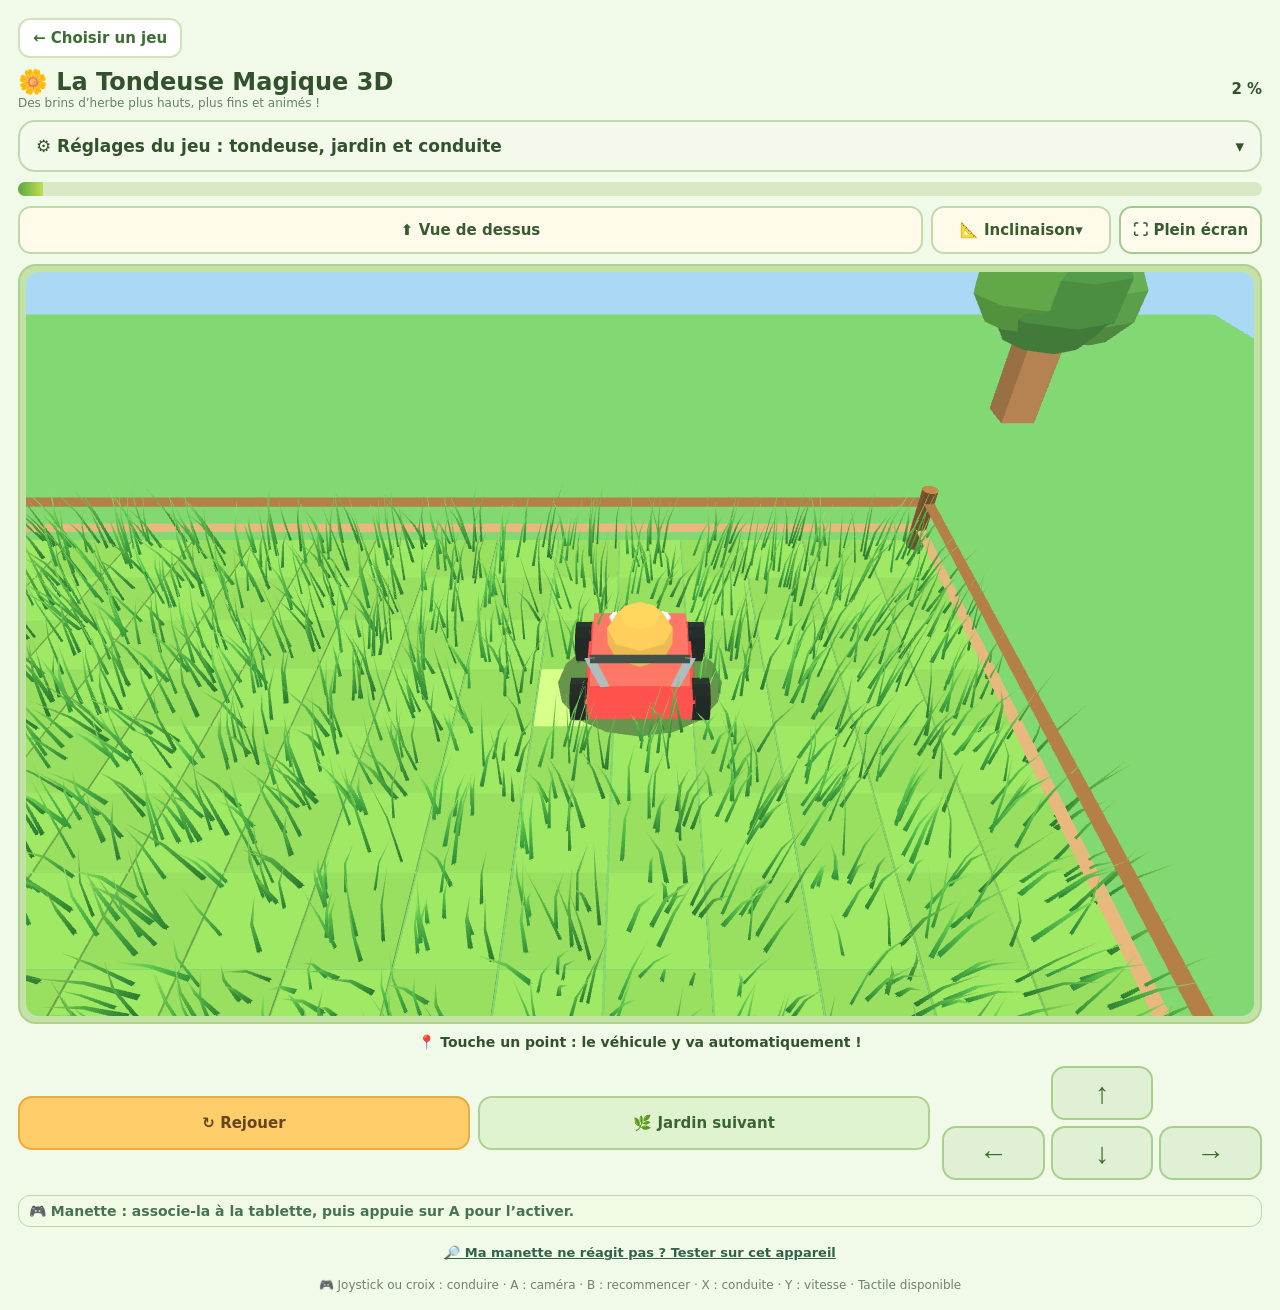
<file: site/3d/index.html>
<!doctype html><html lang="fr"><head><meta charset="utf-8"><meta name="viewport" content="width=device-width, initial-scale=1, viewport-fit=cover"><meta name="theme-color" content="#e2f4dc"><title>La Tondeuse Magique 3D – Herbe haute</title>
<style>
*{box-sizing:border-box}body{margin:0;background:#f1f9e8;color:#32522d;font:600 15px system-ui,Arial,sans-serif}.wrap{max-width:750px;margin:auto;padding:12px;display:grid;gap:10px}.top{display:flex;align-items:center;justify-content:space-between;gap:8px}.title{font-size:20px;font-weight:900}.subtitle{font-size:12px;font-weight:500;color:#668265}.vehicles{display:flex;gap:8px}.vehicles button{flex:1;border:2px solid #c0d9a9;border-radius:16px;background:#fffefa;padding:10px 5px;color:#3a5e2c;font:800 14px system-ui;cursor:pointer}.vehicles button.active{border:3px solid #5ba943;background:#e3f7d3;padding:9px 4px}.vehicles .emoji{font-size:27px;display:block}.gardens{display:grid;grid-template-columns:repeat(4,minmax(0,1fr));gap:6px}.gardens button{font:800 13px system-ui;padding:8px 4px;border:2px solid #c3d7ae;border-radius:13px;background:#fffef3;color:#406637;cursor:pointer}.gardens button.active{border-color:#5aa748;background:#def1d5}.garden-label{font-size:12px;color:#70836a;font-weight:800}.sizes{display:grid;grid-template-columns:repeat(3,minmax(0,1fr));gap:6px;margin-bottom:1px}.sizes button{font:800 13px system-ui;padding:9px 4px;border:2px solid #c3d7ae;border-radius:13px;background:#fffef3;color:#406637;cursor:pointer}.sizes button.active{border-color:#5aa748;background:#def1d5}@media(max-width:520px){.gardens{grid-template-columns:repeat(2,minmax(0,1fr))}}.track{background:#d9e9c6;height:14px;overflow:hidden;border-radius:20px}.bar{height:100%;width:0%;background:linear-gradient(90deg,#5aa83f,#c0dd55);transition:width .25s}.stage{padding:6px;background:#c4e2a8;border-radius:18px;border:2px solid #abd18b;position:relative;overflow:hidden}canvas{display:block;width:100%;height:auto;aspect-ratio:1.23;touch-action:none;border-radius:13px;background:#a9dbf2}.view{position:absolute;right:12px;top:12px;border:1px solid #dbecce;border-radius:12px;background:#fffae9e8;font-weight:800;padding:9px;cursor:pointer;color:#49683a}.status{text-align:center;min-height:22px;font-size:14px;font-weight:800}.bottom{display:flex;justify-content:space-between;gap:12px;align-items:center}.restart{background:#ffcd6a;border:2px solid #e7ad3f;color:#63461d;border-radius:14px;padding:11px 15px;font:800 15px system-ui;cursor:pointer}.dpad{display:grid;grid-template-columns:repeat(3,55px);grid-template-rows:repeat(2,50px);gap:4px;touch-action:none}.dir{background:#e0f0d4;border:2px solid #a7d18b;border-radius:14px;font-size:23px;color:#3d702e;font-weight:900;touch-action:none;cursor:pointer}.dir:active{background:#b5df97}.foot{text-align:center;font-size:12px;font-weight:500;color:#71816a} .win{display:none;position:absolute;left:10%;right:10%;top:38%;text-align:center;background:#fff9dff2;padding:18px 5px;border-radius:20px;border:3px solid #ffdd86;color:#4d8b3d;font-size:25px;font-weight:900;pointer-events:none}.win span{display:block;font-size:14px;margin-top:5px}.win.show{display:block}body.dark{background:#1b281a;color:#d8ecd2}@media(min-width:650px){.wrap{padding:19px}.title{font-size:24px}}
.wrap{width:100%;max-width:none;margin:0 auto;padding:clamp(8px,1.4vw,20px);min-width:0}
body,#mow3d,#mow3d *{-webkit-tap-highlight-color:transparent;-webkit-touch-callout:none}
#mow3d{-webkit-user-select:none;user-select:none;overscroll-behavior:contain}
#mow3d button,#mow3d summary{touch-action:manipulation}
.vehicles{display:grid;grid-template-columns:repeat(auto-fit,minmax(min(100%,180px),1fr));gap:9px}
.gardens{grid-template-columns:repeat(auto-fit,minmax(min(100%,145px),1fr));gap:8px}
.sizes,.sensitivity{display:grid;grid-template-columns:repeat(3,minmax(0,1fr));gap:8px}
.sensitivity button{min-width:0;padding:12px 5px;border-radius:14px;border:2px solid #a8caa8;background:#f5ffe9;color:#315a2f;font:850 15px system-ui;cursor:pointer;touch-action:manipulation}
.sensitivity button.active{background:#d6f5c5;border-color:#4ca341}
.settings{background:#f4faeb;border:2px solid #c2d9b0;border-radius:17px;min-width:0}
.settings summary{cursor:pointer;padding:14px 16px;font-weight:900;font-size:17px;list-style:none}
.settings summary::-webkit-details-marker{display:none}
.settings summary:after{content:' ▾';float:right}
.settings[open] summary:after{content:' ▴'}
.settings-content{display:grid;gap:10px;padding:0 12px 13px}
.stage{min-height:0}.stage canvas{width:100%;height:auto;aspect-ratio:1.65;touch-action:none}
.fullscreen-toggle{position:absolute;left:12px;top:12px;z-index:5;background:#fffbedf2;color:#345c32;border:2px solid #a4c98c;border-radius:13px;font:900 15px system-ui;padding:11px 14px;cursor:pointer}
.bottom{display:grid;grid-template-columns:minmax(0,1fr) minmax(200px,320px);gap:12px;align-items:stretch}
.game-actions{display:grid;grid-template-columns:repeat(2,minmax(0,1fr));gap:8px;align-content:center}
.game-actions button{min-width:0;min-height:54px;white-space:normal}
.dpad{width:100%;grid-template-columns:repeat(3,minmax(0,1fr));grid-template-rows:repeat(2,54px);gap:6px}
.dir{min-height:54px;font-size:29px;-webkit-user-select:none;user-select:none}
@media(max-width:700px){.bottom{grid-template-columns:1fr}.dpad{grid-template-rows:repeat(2,64px)}.gardens{grid-template-columns:repeat(2,minmax(0,1fr))}.stage canvas{aspect-ratio:1.3}}
#mow3d:fullscreen,#mow3d.pseudo-fullscreen{position:fixed;inset:0;z-index:2147483000;width:100%;max-width:none;height:100vh;height:100dvh;margin:0;padding:max(6px,env(safe-area-inset-top)) max(8px,env(safe-area-inset-right)) max(7px,env(safe-area-inset-bottom)) max(8px,env(safe-area-inset-left));display:flex;flex-direction:column;gap:6px;overflow:hidden;background:#e1f5d5}
#mow3d:fullscreen>nav,#mow3d.pseudo-fullscreen>nav,#mow3d:fullscreen>.top,#mow3d.pseudo-fullscreen>.top,#mow3d:fullscreen>.settings,#mow3d.pseudo-fullscreen>.settings,#mow3d:fullscreen>.foot,#mow3d.pseudo-fullscreen>.foot{display:none}
#mow3d:fullscreen>.track,#mow3d.pseudo-fullscreen>.track{flex:none}
#mow3d:fullscreen>.stage,#mow3d.pseudo-fullscreen>.stage{flex:1;min-height:0;display:flex}
#mow3d:fullscreen .stage canvas,#mow3d.pseudo-fullscreen .stage canvas{width:100%;height:100%;aspect-ratio:auto;object-fit:fill}
#mow3d:fullscreen>.status,#mow3d.pseudo-fullscreen>.status{flex:none;font-size:13px;min-height:16px}
#mow3d:fullscreen>.bottom,#mow3d.pseudo-fullscreen>.bottom{flex:none;grid-template-columns:minmax(0,1fr) minmax(210px,320px);align-items:center}
#mow3d:fullscreen .dpad,#mow3d.pseudo-fullscreen .dpad{grid-template-rows:repeat(2,52px)}
@media(orientation:portrait){#mow3d:fullscreen>.bottom,#mow3d.pseudo-fullscreen>.bottom{grid-template-columns:1fr}#mow3d:fullscreen .dpad,#mow3d.pseudo-fullscreen .dpad{grid-template-rows:repeat(2,49px)}#mow3d:fullscreen .game-actions,#mow3d.pseudo-fullscreen .game-actions{grid-template-columns:repeat(2,1fr)}}
body.game-fullscreen{overflow:hidden;overscroll-behavior:none}
.obstacle-options,.touch-modes{display:grid;grid-template-columns:repeat(2,minmax(0,1fr));gap:8px}
.obstacle-options button,.touch-modes button{min-width:0;min-height:49px;background:#fff;color:#385c45;border:2px solid #c5d7bd;border-radius:14px;padding:10px 8px;font:850 14px system-ui;cursor:pointer;touch-action:manipulation}
.obstacle-options button.active,.touch-modes button.active{background:#e2f5d4;border-color:#56a446}
.gardens{grid-template-columns:repeat(4,minmax(0,1fr))}
@media(max-width:710px){.gardens{grid-template-columns:repeat(2,minmax(0,1fr))}}
@media(max-width:375px){.touch-modes{grid-template-columns:1fr}}
/* La barre de caméra est hors de la scène : aucun bouton ne masque le jeu. */
.camera-toolbar{display:flex;flex-wrap:wrap;align-items:flex-start;gap:8px;width:100%;min-width:0}
.camera-toolbar>.view,.camera-toolbar>.fullscreen-toggle,.camera-angle-settings summary{position:static;display:flex;align-items:center;justify-content:center;min-height:48px;margin:0;border-radius:13px;padding:10px 12px;font:850 15px system-ui;cursor:pointer;touch-action:manipulation}
.camera-toolbar>.view{flex:1 1 175px;width:auto;min-width:0;background:#fffae9;border:2px solid #bfdbac;color:#385c32}
.camera-toolbar>.fullscreen-toggle{flex:0 1 auto;min-width:130px;background:#fffbedf2;border:2px solid #a4c98c;color:#345c32}
.camera-angle-settings{flex:0 1 180px;min-width:144px;max-width:100%;border-radius:13px;border:2px solid #bfdbac;background:#fffae9;position:static}
.camera-angle-settings summary{min-height:44px;list-style:none;user-select:none;-webkit-user-select:none;color:#385c32}
.camera-angle-settings summary::-webkit-details-marker{display:none}
.camera-angle-settings summary:after{content:' ▾'}
.camera-angle-settings[open] summary:after{content:' ▴'}
.camera-tilt{display:grid;grid-template-columns:42px minmax(0,1fr) 42px;gap:5px;padding:5px;border-radius:0 0 12px 12px;background:#fffef2eb}
.camera-tilt button{min-height:46px;min-width:0;border:1px solid #c7d9b8;border-radius:11px;background:#fffefa;color:#375c37;font:900 19px system-ui;cursor:pointer;touch-action:manipulation}
.camera-tilt #camera-reset{font-size:14px;font-variant-numeric:tabular-nums}
.camera-tilt button:active{background:#d5edc7}
#mow3d:fullscreen>.camera-toolbar,#mow3d.pseudo-fullscreen>.camera-toolbar{flex:none;gap:6px}
#mow3d:fullscreen .camera-toolbar>.view,#mow3d.pseudo-fullscreen .camera-toolbar>.view,
#mow3d:fullscreen .camera-toolbar>.fullscreen-toggle,#mow3d.pseudo-fullscreen .camera-toolbar>.fullscreen-toggle,
#mow3d:fullscreen .camera-angle-settings summary,#mow3d.pseudo-fullscreen .camera-angle-settings summary{min-height:40px;padding:7px 10px}
@media(max-width:540px){.camera-toolbar{gap:6px}.camera-toolbar>.view{flex:1 1 130px;font-size:13px}
.camera-angle-settings{flex:1 1 126px;min-width:120px}.camera-angle-settings summary{font-size:13px}
.camera-toolbar>.fullscreen-toggle{flex:1 1 115px;min-width:115px;font-size:13px}
.camera-tilt{grid-template-columns:35px minmax(0,1fr) 35px}.camera-tilt button{min-height:42px}}
.pad-info{margin:5px 0 4px;padding:7px 10px;border:1px solid #bdd7ae;background:#f0fae5;border-radius:12px;color:#477354;font:850 clamp(12px,1.7vw,14px) system-ui}
#mow3d:fullscreen>.pad-info,#mow3d.pseudo-fullscreen>.pad-info{flex:none;margin:0;padding:3px 8px;font-size:11px}
</style></head><body><div class="wrap" id="mow3d">
<nav style="margin-bottom:0"><a href="../" style="display:inline-block;padding:9px 13px;border:2px solid #d2e3bc;border-radius:12px;background:white;color:#3b6e33;text-decoration:none;font-weight:800">← Choisir un jeu</a></nav>
<div class="top"><div><div class="title">🌼 La Tondeuse Magique 3D</div><div class="subtitle">Des brins d’herbe plus hauts, plus fins et animés !</div></div><b id="pct">0 %</b></div>
<details class="settings" id="settings"><summary>⚙️ Réglages du jeu : tondeuse, jardin et conduite</summary><div class="settings-content"><div class="vehicles"><button id="small" class="active" aria-pressed="true"><span class="emoji">🔴</span>Petite tondeuse</button><button id="big" aria-pressed="false"><span class="emoji">🚜</span>Tracteur-tondeuse</button></div>
<div class="garden-label">🌱 Choisis ton jardin :</div>
<div class="gardens" role="group" aria-label="Choisir la forme du terrain"><button type="button" data-garden="carre" aria-pressed="false">🟩 Carré</button><button type="button" data-garden="rectangle" class="active" aria-pressed="true">▭ Rectangle</button><button type="button" data-garden="triangle" aria-pressed="false">🔺 Triangle</button><button type="button" data-garden="rond" aria-pressed="false">🔵 Rond</button><button type="button" data-garden="ovale" aria-pressed="false">🥚 Ovale</button><button type="button" data-garden="hexagone" aria-pressed="false">⬡ Hexagone</button><button type="button" data-garden="octogone" aria-pressed="false">🛑 Octogone</button><button type="button" data-garden="losange" aria-pressed="false">🔶 Losange</button></div>
<div class="garden-label">🌳 Obstacles :</div>
<div class="obstacle-options" role="group" aria-label="Présence d'obstacles">
<button type="button" data-obstacles="no" class="active" aria-pressed="true">✨ Terrain vide</button>
<button type="button" data-obstacles="yes" aria-pressed="false">🌳 Avec obstacles</button></div>
<div class="garden-label">📏 Taille du terrain :</div>
<div class="sizes" role="group" aria-label="Choisir la taille du terrain"><button data-size="small" class="active" aria-pressed="true">🌱 Petit</button><button data-size="medium" aria-pressed="false">🌿 Moyen</button><button data-size="large" aria-pressed="false">🌳 Grand</button></div>
<div class="garden-label">👆 Comment conduire ?</div>
<div class="touch-modes" role="group" aria-label="Choisir la conduite">
<button type="button" data-drive="auto" class="active" aria-pressed="true">📍 Toucher un point : automatique</button>
<button type="button" data-drive="hold" aria-pressed="false">👆 Maintenir le doigt : libre</button></div>
<div class="garden-label">🚜 Vitesse du véhicule :</div>
<div class="sensitivity" role="group" aria-label="Choisir la sensibilité de conduite">
<button data-control="doux" aria-pressed="false">🐢 Douce</button>
<button data-control="normal" class="active" aria-pressed="true">🚗 Normale</button>
<button data-control="rapide" aria-pressed="false">⚡ Rapide</button></div>
</div></details>
<div class="track"><div class="bar" id="bar"></div></div>
<div class="camera-toolbar" role="group" aria-label="Caméra et affichage">
 <button class="view" id="camera" type="button">⬆️ Vue de dessus</button>
 <details class="camera-angle-settings" id="angle-settings">
  <summary>📐 Inclinaison</summary>
  <div class="camera-tilt" role="group" aria-label="Régler l'angle de la caméra">
   <button type="button" id="camera-lower" title="Caméra plus basse" aria-label="Caméra plus basse">↘</button>
   <button type="button" id="camera-reset" title="Rétablir l'angle initial" aria-label="Remettre l’angle de caméra initial">43°</button>
   <button type="button" id="camera-higher" title="Caméra plus haute" aria-label="Caméra plus haute">↗</button>
  </div>
 </details>
 <button class="fullscreen-toggle" type="button" id="fullscreen" aria-pressed="false">⛶ Plein écran</button>
</div>
<div class="stage"><canvas id="scene" width="960" height="780" aria-label="Jardin et véhicules en trois dimensions"></canvas><div class="win" id="win">🌟 BRAVO ! 🌟<span>Le jardin est tout beau ! 🦋🌻</span></div></div>
<div class="status" id="status">👆 Touche le jardin pour conduire !</div>
<div class="bottom"><div class="game-actions"><button id="restart" class="restart">↻ Rejouer</button><button id="next-garden" class="restart" style="background:#e0f3d1;border-color:#afd38e;color:#3b6530">🌿 Jardin suivant</button></div><div class="dpad"><button class="dir" data-dir="up" style="grid-area:1/2">↑</button><button class="dir" data-dir="left" style="grid-area:2/1">←</button><button class="dir" data-dir="down" style="grid-area:2/2">↓</button><button class="dir" data-dir="right" style="grid-area:2/3">→</button></div></div>
<div class="pad-info" id="pad-info" role="status" aria-live="polite">🎮 Manette : associe-la à la tablette, puis appuie sur A pour l’activer.</div>
<div class="pad-test-link" style="margin:4px 0 8px;text-align:center;font:850 13px system-ui"><a href="../manette/" style="color:#32624a;text-decoration:underline">🔎 Ma manette ne réagit pas ? Tester sur cet appareil</a></div>
<div class="foot">🎮 Joystick ou croix : conduire · A : caméra · B : recommencer · X : conduite · Y : vitesse · Tactile disponible</div>
</div><script>
(()=>{
const root=document.getElementById('mow3d');if(root.dataset.ready)return;root.dataset.ready='1';
const canvas=root.querySelector('#scene'),bar=root.querySelector('#bar'),pct=root.querySelector('#pct'),status=root.querySelector('#status'),win=root.querySelector('#win');
const gl=canvas.getContext('webgl',{antialias:true,alpha:false,powerPreference:'default'});if(!gl){status.innerHTML='Ce navigateur ne prend pas en charge WebGL 3D. <a href="../2d/">Jouer en 2D</a>';return;}
const vs='attribute vec3 p;attribute vec3 c;uniform mat4 vp;uniform float breeze;uniform float tick;varying vec3 v;void main(){vec3 q=p;float h=max(p.y,0.0);q.x+=breeze*.11*h*sin(tick*1.5+p.x*2.1+p.z*1.4);q.z+=breeze*.07*h*cos(tick*1.2+p.z*2.6);gl_Position=vp*vec4(q,1.0);v=c;}';
const fs='precision mediump float;varying vec3 v;void main(){gl_FragColor=vec4(v,1.0);}';
function compile(t,s){let sh=gl.createShader(t);gl.shaderSource(sh,s);gl.compileShader(sh);if(!gl.getShaderParameter(sh,gl.COMPILE_STATUS))throw Error(gl.getShaderInfoLog(sh));return sh;}
const prog=gl.createProgram();gl.attachShader(prog,compile(gl.VERTEX_SHADER,vs));gl.attachShader(prog,compile(gl.FRAGMENT_SHADER,fs));gl.linkProgram(prog);gl.useProgram(prog);
const P=gl.getAttribLocation(prog,'p'),C=gl.getAttribLocation(prog,'c'),VP=gl.getUniformLocation(prog,'vp'),staticBuf=gl.createBuffer(),grassBuf=gl.createBuffer(),movingBuf=gl.createBuffer(),BREEZE=gl.getUniformLocation(prog,'breeze'),TICK=gl.getUniformLocation(prog,'tick');gl.enable(gl.DEPTH_TEST);gl.clearColor(.67,.85,.96,1);
const palette={ground:[.42,.70,.29],cut:[.70,.87,.44],uncut:[.50,.77,.33],dark:[.24,.53,.20],wood:[.69,.42,.22],red:[.94,.29,.26],green:[.23,.65,.20],yellow:[1,.77,.26]};
let mesh=[],staticCount=0,grassCount=0,dirty=true,grassDirty=true,grass=[],type='small',vehicle={x:-5.5,z:3.8,a:0},target=null,held={},keys={},complete=false,view='follow',time=0,previous=0,camEye=[0,19,19],camAt=[0,0,0],mouseActive=false,scoreOld=-1;
let pointerActive=false,pointerId=null,touchPos=null,controlMode='normal';
const controlSpeeds={doux:.58,normal:1,rapide:1.13};
function controlFactor(){return controlSpeeds[controlMode]}
let cols=16,rows=13,boundX=7.25,boundZ=5.9;
const gap=.90,terrainSizes={small:1,medium:1.5,large:2},terrainLabels={small:'Petit',medium:'Moyen',large:'Grand'};
let terrainScale=1;
let gardenId='rectangle',obstaclesEnabled=false,driveMode='auto';
const gardens={
 carre:{name:'Carré',shape:'square'},
 rectangle:{name:'Rectangle',shape:'rectangle'},
 triangle:{name:'Triangle',shape:'triangle'},
 rond:{name:'Rond',shape:'circle'},
 ovale:{name:'Ovale',shape:'ellipse'},
 hexagone:{name:'Hexagone',shape:'hexagon'},
 octogone:{name:'Octogone',shape:'octagon'},
 losange:{name:'Losange',shape:'diamond'}
};
// Construire le contour réel de la pelouse : les bords sont adaptés à la forme choisie.
function boundaryPolygon(){
 const shape=gardens[gardenId].shape,s=terrainScale;
 if(shape==='square')return [[-5.2,-5.2],[5.2,-5.2],[5.2,5.2],[-5.2,5.2]].map(p=>p.map(v=>v*s));
 if(shape==='rectangle')return [[-7,-4.8],[7,-4.8],[7,4.8],[-7,4.8]].map(p=>p.map(v=>v*s));
 if(shape==='diamond')return [[0,-5.4],[6.4,0],[0,5.4],[-6.4,0]].map(p=>p.map(v=>v*s));
 const n=shape==='triangle'?3:shape==='hexagon'?6:shape==='octagon'?8:48;
 const rx=(shape==='triangle'?7:shape==='circle'?5.45:6.9)*s;
 const rz=(shape==='triangle'?5.5:shape==='circle'?5.45:5.45)*s;
 const poly=[];for(let i=0;i<n;i++){const a=-Math.PI/2+i*2*Math.PI/n;poly.push([Math.cos(a)*rx,Math.sin(a)*rz])}
 return poly;
}
function insideGarden(x,z,margin=0){
 const poly=boundaryPolygon();
 for(let i=0;i<poly.length;i++){
  const [ax,az]=poly[i],[bx,bz]=poly[(i+1)%poly.length],dx=bx-ax,dz=bz-az;
  const inward=(dx*(z-az)-dz*(x-ax))/Math.hypot(dx,dz);
  if(inward<margin-1e-8)return false;
 }
 return true;
}
const obstacleTemplates=[
 {x:-2.2,z:0,r:.65,kind:'tree'},
 {x:2.4,z:1,r:.58,kind:'rock'},
 {x:.25,z:-2,r:.55,kind:'bush'}
];
function activeObstacles(){
 return obstaclesEnabled?obstacleTemplates.filter(o=>insideGarden(o.x*terrainScale,o.z*terrainScale,o.r+.55)):[];
}
function obstacleAt(x,z,extra=0){
 return activeObstacles().some(o=>Math.hypot(x-o.x*terrainScale,z-o.z*terrainScale)<o.r+extra);
}
function startingVehicle(){
 const candidates=[[-3,2],[-3,0],[2.5,2],[0,3],[0,0],[1.5,-2],[-1,0]];
 for(const [xx,zz] of candidates){
  const x=xx*terrainScale,z=zz*terrainScale;
  if(driveable(x,z))return{x,z,a:0};
 }
 return{x:0,z:0,a:0};
}
const cameraDefaults={follow:43,garden:74};
const cameraAngles={follow:cameraDefaults.follow,garden:cameraDefaults.garden};
const cameraStorageKey='tondeuse-3d-angles-v1';
const cameraRanges={follow:[28,70],garden:[47,83]};
function clampCameraAngle(mode,angle){
 const bounds=cameraRanges[mode];
 return Math.max(bounds[0],Math.min(bounds[1],angle));
}
try{
 const saved=JSON.parse(window.localStorage?.getItem(cameraStorageKey)||'null');
 if(saved){
  for(const mode of ['follow','garden']){
   if(Number.isFinite(saved[mode]))cameraAngles[mode]=clampCameraAngle(mode,saved[mode]);
  }
 }
}catch(err){}
function cameraAngle(){return cameraAngles[view]}
function updateCameraLabel(){
 const degrees=Math.round(cameraAngle());
 const resetButton=root.querySelector('#camera-reset');
 resetButton.textContent=degrees+'°';
 resetButton.setAttribute('aria-label','Angle actuel '+degrees+' degrés. Rétablir l’angle initial');
 root.querySelector('#camera-lower').disabled=degrees<=cameraRanges[view][0];
 root.querySelector('#camera-higher').disabled=degrees>=cameraRanges[view][1];
}
function changeCameraAngle(delta,reset=false){
 const next=reset?cameraDefaults[view]:cameraAngles[view]+delta;
 cameraAngles[view]=clampCameraAngle(view,next);
 updateCameraLabel();
 try{window.localStorage?.setItem(cameraStorageKey,JSON.stringify(cameraAngles))}catch(err){}
}
function followCameraEye(){
 const angle=cameraAngles.follow*Math.PI/180;
 const distance=6;
 const height=.65+distance*Math.tan(angle);
 return[vehicle.x-Math.sin(vehicle.a)*distance,height,vehicle.z-Math.cos(vehicle.a)*distance];
}
function gardenCameraEye(){
 // Distance similaire à la version rapprochée, mais inclinaison indépendante.
 const aspect=Math.max(.60,(canvas.clientWidth||960)/(canvas.clientHeight||600));
 const distance=Math.max(13.3,14.4/aspect)*terrainScale;
 const angle=cameraAngles.garden*Math.PI/180;
 return[0,Math.sin(angle)*distance,Math.cos(angle)*distance];
}
function driveable(x,z){let safety=type==='big'?.57:.43;return insideGarden(x,z,safety)&&!obstacleAt(x,z,safety);}

function c(hex){return [parseInt(hex.slice(1,3),16)/255,parseInt(hex.slice(3,5),16)/255,parseInt(hex.slice(5,7),16)/255]}
const tint=(color,m)=>color.map(v=>Math.min(1,v*m));
function vertex(x,y,z,col){mesh.push(x,y,z,...col)}
function tri(a,b,d,col){vertex(...a,col);vertex(...b,col);vertex(...d,col)}
function quad(a,b,d,e,col){tri(a,b,d,col);tri(a,d,e,col)}
function transform(x,y,z,ax,az,a){return [ax+x*Math.cos(a)+z*Math.sin(a),y,az-x*Math.sin(a)+z*Math.cos(a)]}
function box(ax,y,az,w,h,d,color,rot=0){let pts=[];for(let i=0;i<8;i++)pts.push(transform((i&1?w/2:-w/2),y+(i&2?h/2:-h/2),(i&4?d/2:-d/2),ax,az,rot));
const faces=[[0,1,3,2,1.17],[4,6,7,5,.80],[2,3,7,6,1.16],[0,4,5,1,.72],[0,2,6,4,.84],[1,5,7,3,.99]];
for(let f of faces)quad(pts[f[0]],pts[f[1]],pts[f[2]],pts[f[3]],tint(color,f[4]));}
function cylinder(x,y,z,r,h,color,axis='y',rot=0,segments=10){let lo=[],hi=[];for(let i=0;i<=segments;i++){let a=i*2*Math.PI/segments,u=Math.cos(a)*r,v=Math.sin(a)*r;if(axis==='x'){lo.push(transform(-h/2,y+u,v,x,z,rot));hi.push(transform(h/2,y+u,v,x,z,rot))}else{lo.push(transform(u,y-h/2,v,x,z,rot));hi.push(transform(u,y+h/2,v,x,z,rot))}}
for(let i=0;i<segments;i++){let shade=.8+.18*Math.sin(i*6.28/segments);quad(lo[i],lo[i+1],hi[i+1],hi[i],tint(color,shade));if(axis==='x'){tri(hi[i],hi[i+1],transform(h/2,y,0,x,z,rot),tint(color,1.1));}else{tri(hi[i+1],hi[i],transform(0,y+h/2,0,x,z,rot),tint(color,1.12));}}}
function sphere(x,y,z,r,col){let N=8,M=5;for(let j=0;j<M;j++){let v1=j*Math.PI/M,v2=(j+1)*Math.PI/M;for(let i=0;i<N;i++){let u1=i*2*Math.PI/N,u2=(i+1)*2*Math.PI/N;function pt(u,v){return [x+r*Math.sin(v)*Math.cos(u),y+r*Math.cos(v),z+r*Math.sin(v)*Math.sin(u)]}quad(pt(u1,v1),pt(u2,v1),pt(u2,v2),pt(u1,v2),tint(col,.86+.2*Math.cos(v1)));}}}
function line3(a,b,thick,col){let dx=b[0]-a[0],dy=b[1]-a[1],dz=b[2]-a[2],length=Math.hypot(dx,dy,dz),nx=dx/length,ny=dy/length,nz=dz/length;let xx=ny,yy=-nx,zz=0;let ll=Math.hypot(xx,yy,zz);if(ll<.05){xx=1;yy=0;ll=1}xx/=ll;yy/=ll;let ux=yy*nz-zz*ny,uy=zz*nx-xx*nz,uz=xx*ny-yy*nx;let q=thick*.5;let A=[a[0]+xx*q+ux*q,a[1]+yy*q+uy*q,a[2]+zz*q+uz*q],B=[a[0]-xx*q+ux*q,a[1]-yy*q+uy*q,a[2]-zz*q+uz*q],D=[b[0]-xx*q+ux*q,b[1]-yy*q+uy*q,b[2]-zz*q+uz*q],E=[b[0]+xx*q+ux*q,b[1]+yy*q+uy*q,b[2]+zz*q+uz*q];quad(A,B,D,E,col);}
function ground(){
 box(0,-.23,0,34*terrainScale,.42,29*terrainScale,c('#70bb64'));
 // Aucun grand rectangle de pelouse : seules les cases de la forme choisie sont dessinées.
 const tiles=new Map(grass.map(g=>[g.j*cols+g.i,g]));
 for(let i=0;i<cols;i++)for(let j=0;j<rows;j++){
 let g=tiles.get(j*cols+i);if(!g)continue;
 let cc=g.cut?c('#b9df77'):c('#89c957');cc=tint(cc,(i+j)%2?1:.96);
 box(g.x,-.009,g.z,gap-.02,.035,gap-.02,cc);
 
 }
 // Les obstacles ont un socle visible, à l'exclusion de la pelouse.
 for(const o of activeObstacles()){
   let {x,z,r,kind}=o;x*=terrainScale;z*=terrainScale;
   if(kind==='pond'){
     cylinder(x,.07,z,r+.13,.13,c('#e4cc94'));
     cylinder(x,.14,z,r,.05,c('#55bfe4'));
     sphere(x-r*.43,.17,z+.2,.15,c('#6ba54e'));
     sphere(x-r*.43,.25,z+.2,.08,c('#f7b9d7'));
   }else if(kind==='rock'){
     sphere(x,.32,z,r*.88,c('#8d9d9b'));
     sphere(x-.21,.48,z-.18,r*.47,c('#bacac4'));
   }else if(kind==='tree'){
     cylinder(x,.75,z,.25,1.5,c('#9a6941'));
     sphere(x,1.85,z,.91,c('#5cad50'));
     sphere(x-.42,1.68,z,.66,c('#73c261'));
     sphere(x+.45,1.95,z,.65,c('#80ca61'));
     sphere(x-.32,2.25,z-.35,.12,c('#f15c53'));
     sphere(x+.4,1.9,z+.3,.12,c('#e74e4c'));
   }else{
     cylinder(x,.08,z,r+.05,.19,c('#9c7753'));
     sphere(x-.26,.35,z,.54,c('#50a649'));
     sphere(x+.26,.34,z-.12,.52,c('#69b857'));
     sphere(x,.55,z+.25,.47,c('#74c261'));
     for(let k=0;k<5;k++)sphere(x+Math.cos(k*1.26)*r*.45,.7,z+Math.sin(k*1.26)*r*.45,.1,c(k%2?'#ffb6d8':'#ffe27a'));
   }
 }
 // La barrière suit le périmètre de la figure, pas un rectangle extérieur.
 const border=boundaryPolygon();
 for(let i=0;i<border.length;i++){
  const [ax,az]=border[i],[bx,bz]=border[(i+1)%border.length];
  line3([ax,.27,az],[bx,.27,bz],.14,c('#e8b87f'));
  line3([ax,.70,az],[bx,.70,bz],.15,c('#b57f48'));
  if(border.length<=8||i%Math.max(1,Math.floor(border.length/12))===0)cylinder(ax,.47,az,.11,.94,c('#b27b45'));
 }
 for(let [x,z,s] of [[-10,-9,1],[10,-9,1.15],[-10,9,1.15],[10,9,1],[0,-10,1.1]]){
 x*=terrainScale;z*=terrainScale;
 box(x,.78*s,z,.52*s,1.55*s,.54*s,c('#9b7045'));sphere(x,2.0*s,z,.95*s,c('#519947'));sphere(x-.55*s,1.87*s,z,.7*s,c('#63ac50'));sphere(x+.45*s,2.15*s,z,.8*s,c('#68b64e'));
 }
}
// Thousands of thin curved, tapered grass blades. The two crossed ribbons
// keep each blade visible from an angled 3D camera without bulky triangles.
const random=n=>{let x=Math.sin(n*83.345+27.14)*43758.5453123;return x-Math.floor(x)};
function gradientTri(a,b,d,ca,cb,cd){vertex(...a,ca);vertex(...b,cb);vertex(...d,cd)}
function grassBlade(x,z,h,angle,lean,width,shade){
 const cx=Math.cos(angle),cz=Math.sin(angle),bx=Math.cos(lean),bz=Math.sin(lean);
 const low=tint(c('#2f8835'),shade),mid=tint(c('#59b948'),shade),tip=tint(c('#9bd65f'),shade);
 for(let k=0;k<2;k++){
  let dx=Math.cos(angle+k*Math.PI/2),dz=Math.sin(angle+k*Math.PI/2);
  let baseL=[x-dx*width,.037,z-dz*width],baseR=[x+dx*width,.037,z+dz*width];
  let midL=[x+bx*.085-dx*width*.55,h*.58,z+bz*.085-dz*width*.55];
  let midR=[x+bx*.085+dx*width*.55,h*.58,z+bz*.085+dz*width*.55];
  let end=[x+bx*.22,h,z+bz*.22];
  gradientTri(baseL,baseR,midR,low,low,mid);
  gradientTri(baseL,midR,midL,low,mid,mid);
  gradientTri(midL,midR,end,mid,mid,tip);
 }
}
function updateGrass(){
 mesh=[];
 for(let tile=0;tile<grass.length;tile++){
  let g=grass[tile];if(g.cut)continue;
  for(let n=0;n<(terrainScale===1?12:terrainScale===1.5?9:7);n++){
   let i=tile*37+n*19,r1=random(i+1),r2=random(i+2),r3=random(i+3),r4=random(i+4),r5=random(i+5);
   let x=g.x+(r1-.5)*.80,z=g.z+(r2-.5)*.80;
   let h=.68+r3*.45,w=.014+r4*.011;
   grassBlade(x,z,h,r5*6.283,(r2+r4)*3.1416,w,.88+r1*.23);
  }
 }
 gl.bindBuffer(gl.ARRAY_BUFFER,grassBuf);
 gl.bufferData(gl.ARRAY_BUFFER,new Float32Array(mesh),gl.DYNAMIC_DRAW);
 grassCount=mesh.length/6;grassDirty=false;
}
function flower(x,z,petal){line3([x,.08,z],[x,.4,z],.08,c('#4a973d'));sphere(x,.51,z,.19,c(petal));sphere(x,.55,z+.05,.08,c('#ffec7d'));}
function vehicleMesh(){let x=vehicle.x,z=vehicle.z,a=vehicle.a;
 // Flat shadow
 let shadow=c('#66954b');for(let i=0;i<16;i++){let t=i*Math.PI*2/16,u=(i+1)*Math.PI*2/16;let r=type==='big'?1.6:.97;tri([x,.028,z],[x+Math.cos(t)*r,.029,z+Math.sin(t)*r*.85],[x+Math.cos(u)*r,.029,z+Math.sin(u)*r*.85],shadow)}
 const b=(lx,y,lz,w,h,d,color)=>{let center=transform(lx,y,lz,x,z,a);box(center[0],center[1],center[2],w,h,d,color,a)};
 const sp=(lx,y,lz,r,color)=>{let p=transform(lx,y,lz,x,z,a);sphere(...p,r,color)};
 const wh=(lx,y,lz,r,w,col)=>{cylinder(lx,y,lz,r,w,col,'x',a)};
 if(type==='big'){
 b(0,.38,0,1.35,.37,2.23,c('#3f9f37'));
 b(0,.69,.56,1.10,.40,1.02,c('#60be44'));
 b(0,.95,.51,1.00,.38,.97,c('#75cf4d'));
 b(0,.18,-.10,1.8,.20,1.36,c('#f4c34b'));
 b(0,.92,-.67,.78,.22,.56,c('#333d39'));
 b(0,1.23,-.98,.8,.65,.16,c('#3c4642'));
 b(0,1.09,-.27,.17,.58,.17,c('#5b6555'));
 let wheel=transform(0,1.35,-.27,x,z,a);cylinder(wheel[0],wheel[1],wheel[2],.35,.09,c('#394b3e'),'y',a);
 for(let lx of [-.77,.77]){let p=transform(lx,.43,-.78,x,z,a);cylinder(p[0],p[1],p[2],.47,.28,c('#303c32'),'x',a);let hub=transform(lx>0?lx+.15:lx-.15,.43,-.78,x,z,a);cylinder(hub[0],hub[1],hub[2],.23,.04,c('#eac950'),'x',a);}
 for(let lx of [-.68,.68]){let p=transform(lx,.33,.78,x,z,a);cylinder(p[0],p[1],p[2],.34,.25,c('#303c32'),'x',a);}
 for(let lx of [-.25,.25])sp(lx,1.00,1.06,.15,c('#fffdf3'));
 for(let lx of [-.25,.25])sp(lx+.035,1.00,1.192,.065,c('#3a453c'));
 }else{
 b(0,.27,0,1.20,.28,1.32,c('#e74744'));
 b(0,.40,.12,1.1,.27,1.09,c('#ff6758'));
 sp(0,.66,.12,.39,c('#ffca59'));sp(0,.84,.12,.18,c('#e5a73e'));
 for(let lx of [-.67,.67])for(let lz of [-.47,.47]){let p=transform(lx,.25,lz,x,z,a);cylinder(p[0],p[1],p[2],.24,.19,c('#35433a'),'x',a)}
 let A=transform(-.38,.46,-.55,x,z,a),B=transform(-.47,1.48,-1.15,x,z,a),D=transform(.38,.46,-.55,x,z,a),E=transform(.47,1.48,-1.15,x,z,a);
 line3(A,B,.10,c('#adbdc0'));line3(D,E,.10,c('#adbdc0'));line3(B,E,.11,c('#3f5148'));
 for(let lx of [-.27,.27])sp(lx,.47,.59,.125,c('#fffef4'));
 for(let lx of [-.27,.27])sp(lx+.045,.47,.69,.05,c('#38483e'));
 }
}
function updateStatic(){mesh=[];ground();gl.bindBuffer(gl.ARRAY_BUFFER,staticBuf);gl.bufferData(gl.ARRAY_BUFFER,new Float32Array(mesh),gl.STATIC_DRAW);staticCount=mesh.length/6;dirty=false;}
function norm(a){let l=Math.hypot(...a)||1;return a.map(v=>v/l)}function cross(a,b){return [a[1]*b[2]-a[2]*b[1],a[2]*b[0]-a[0]*b[2],a[0]*b[1]-a[1]*b[0]]}
function dot(a,b){return a[0]*b[0]+a[1]*b[1]+a[2]*b[2]}
function matrix(){let aspect=canvas.clientWidth/canvas.clientHeight||1.23,near=.1,far=100,f=1/Math.tan(54*Math.PI/360);let pm=new Float32Array(16);pm[0]=f/aspect;pm[5]=f;pm[10]=(far+near)/(near-far);pm[11]=-1;pm[14]=(2*far*near)/(near-far);
 let eye=camEye,at=camAt,zz=norm(eye.map((v,i)=>v-at[i])),xx=norm(cross([0,1,0],zz)),yy=cross(zz,xx);
 let vm=new Float32Array([xx[0],yy[0],zz[0],0,xx[1],yy[1],zz[1],0,xx[2],yy[2],zz[2],0,-dot(xx,eye),-dot(yy,eye),-dot(zz,eye),1]);let out=new Float32Array(16);for(let col=0;col<4;col++)for(let row=0;row<4;row++)for(let k=0;k<4;k++)out[col*4+row]+=pm[k*4+row]*vm[col*4+k];return out;}
function groundPoint(ev){let b=canvas.getBoundingClientRect(),nx=((ev.clientX-b.left)/b.width*2-1),ny=1-(ev.clientY-b.top)/b.height*2;let aspect=b.width/b.height,tan=Math.tan(54*Math.PI/360);
 let f=norm(camAt.map((v,i)=>v-camEye[i])),right=norm(cross(f,[0,1,0])),up=cross(right,f);
 let d=norm(f.map((v,i)=>v+right[i]*nx*tan*aspect+up[i]*ny*tan));if(d[1]>=-.01)return null;let t=-camEye[1]/d[1];return {x:Math.max(-boundX,Math.min(boundX,camEye[0]+t*d[0])),z:Math.max(-boundZ,Math.min(boundZ,camEye[2]+t*d[2]))};}
function reset(){
  cols=Math.round(16*terrainScale);rows=Math.round(13*terrainScale);
  boundX=7.25*terrainScale;boundZ=5.9*terrainScale;
  grass=[];for(let j=0;j<rows;j++)for(let i=0;i<cols;i++){
  let n=i+j*cols,x=(i-(cols-1)/2)*gap,z=(j-(rows-1)/2)*gap;
  if(!insideGarden(x,z,.10)||obstacleAt(x,z,.23))continue;
  grass.push({i,j,x,z,cut:false,v:(Math.sin(n*3.7)+1)/2});
 }vehicle=startingVehicle();target=null;pointerActive=false;pointerId=null;touchPos=null;complete=false;scoreOld=-1;dirty=true;grassDirty=true;win.classList.remove('show');status.textContent='📍 Touche un point : le véhicule y va automatiquement !';bar.style.width='0%';pct.textContent='0 %';}
function score(){let number=grass.filter(v=>v.cut).length,p=number===grass.length?100:Math.min(99,Math.round(number/grass.length*100));if(p!==scoreOld){scoreOld=p;bar.style.width=p+'%';pct.textContent=p+' %';}
 if(number===grass.length&&!complete){complete=true;target=null;win.classList.add('show');status.textContent='🎉 Bravo ! Tu as tondu tout le jardin !';}}
function choose(t){type=t;root.querySelector('#small').classList.toggle('active',t==='small');root.querySelector('#big').classList.toggle('active',t==='big');root.querySelector('#small').setAttribute('aria-pressed',String(t==='small'));root.querySelector('#big').setAttribute('aria-pressed',String(t==='big'));reset();}
root.querySelector('#small').addEventListener('click',()=>choose('small'));root.querySelector('#big').addEventListener('click',()=>choose('big'));root.querySelector('#restart').addEventListener('click',reset);
function chooseGarden(next){
  gardenId=next;
  for(const b of root.querySelectorAll('[data-garden]')){
    const active=b.dataset.garden===next;b.classList.toggle('active',active);b.setAttribute('aria-pressed',String(active));
  }
  reset();status.textContent='🌿 '+gardens[next].name+' : choisis une destination !';
}
root.querySelectorAll('[data-garden]').forEach(b=>b.addEventListener('click',()=>chooseGarden(b.dataset.garden)));
root.querySelectorAll('[data-obstacles]').forEach(b=>b.addEventListener('click',()=>{
 obstaclesEnabled=b.dataset.obstacles==='yes';
 root.querySelectorAll('[data-obstacles]').forEach(x=>{const a=(x.dataset.obstacles==='yes')===obstaclesEnabled;x.classList.toggle('active',a);x.setAttribute('aria-pressed',String(a))});
 reset();status.textContent=obstaclesEnabled?'🌳 Attention aux arbres, rochers et buissons !':'✨ Terrain vide : découvre sa forme !';
}));
root.querySelectorAll('[data-drive]').forEach(b=>b.addEventListener('click',()=>{
 driveMode=b.dataset.drive;target=null;pointerActive=false;pointerId=null;touchPos=null;
 
 root.querySelectorAll('[data-drive]').forEach(x=>{const a=x.dataset.drive===driveMode;x.classList.toggle('active',a);x.setAttribute('aria-pressed',String(a))});
 status.textContent=driveMode==='auto'?'📍 Touche une destination, la machine y va toute seule.':'👆 Maintiens le doigt pour conduire, relâche pour arrêter.';
}));
function chooseSize(id){
  terrainScale=terrainSizes[id];
  for(const b of root.querySelectorAll('[data-size]')){
    const active=b.dataset.size===id;b.classList.toggle('active',active);
    b.setAttribute('aria-pressed',String(active));
  }
  // Garder un véhicule suffisamment grand à l'écran sur les grands terrains.
  view='follow';
  root.querySelector('#camera').textContent=view==='garden'?'🎥 Suivre':'⬆️ Vue de dessus';
  updateCameraLabel();
  reset();
  camEye=view==='garden'?gardenCameraEye():followCameraEye();
  camAt=view==='garden'?[0,0,0]:[vehicle.x,.65,vehicle.z];
  status.textContent='📏 Terrain '+terrainLabels[id]+' : bonne tonte !';
}
root.querySelectorAll('[data-size]').forEach(b=>b.addEventListener('click',()=>chooseSize(b.dataset.size)));
root.querySelector('#next-garden').addEventListener('click',()=>{
  const ids=Object.keys(gardens);chooseGarden(ids[(ids.indexOf(gardenId)+1)%ids.length]);
});
root.querySelector('#camera').addEventListener('click',()=>{
 view=view==='garden'?'follow':'garden';
 root.querySelector('#camera').textContent=view==='garden'?'🎥 Suivre':'⬆️ Vue de dessus';
 updateCameraLabel();
});
root.querySelector('#camera-lower').addEventListener('click',()=>changeCameraAngle(-7));
root.querySelector('#camera-higher').addEventListener('click',()=>changeCameraAngle(7));
root.querySelector('#camera-reset').addEventListener('click',()=>changeCameraAngle(0,true));
updateCameraLabel();
root.querySelectorAll('[data-control]').forEach(b=>b.addEventListener('click',()=>{
 controlMode=b.dataset.control;
 root.querySelectorAll('[data-control]').forEach(btn=>{const active=btn.dataset.control===controlMode;btn.classList.toggle('active',active);btn.setAttribute('aria-pressed',String(active))});
 status.textContent=controlMode==='doux'?'🐢 Conduite douce activée.':controlMode==='normal'?'🚗 Conduite normale activée.':'⚡ Conduite rapide activée.';
}));
const fullButton=root.querySelector('#fullscreen');
function isFull(){return document.fullscreenElement===root||root.classList.contains('pseudo-fullscreen')}
function syncFull(){const full=isFull();fullButton.textContent=full?'⤢ Quitter le plein écran':'⛶ Plein écran';fullButton.setAttribute('aria-pressed',String(full));document.body.classList.toggle('game-fullscreen',full)}
fullButton.addEventListener('click',async()=>{
 if(isFull()){
  if(document.fullscreenElement===root&&document.exitFullscreen){try{await document.exitFullscreen()}catch(e){}}
  root.classList.remove('pseudo-fullscreen');syncFull();return;
 }
 if(root.requestFullscreen){try{await root.requestFullscreen()}catch(e){root.classList.add('pseudo-fullscreen')}}
 else root.classList.add('pseudo-fullscreen');
 syncFull();
});
document.addEventListener('fullscreenchange',syncFull);
window.addEventListener('keydown',e=>{if(e.key==='Escape'&&root.classList.contains('pseudo-fullscreen')){root.classList.remove('pseudo-fullscreen');syncFull()}});
root.addEventListener('dblclick',e=>e.preventDefault());
root.addEventListener('selectstart',e=>e.preventDefault());
canvas.addEventListener('pointerdown',e=>{
 if(complete||pointerActive)return;e.preventDefault();pointerActive=true;pointerId=e.pointerId;
 touchPos={clientX:e.clientX,clientY:e.clientY};
 try{canvas.setPointerCapture?.(e.pointerId)}catch(err){}
 target=groundPoint(touchPos);
});
canvas.addEventListener('pointermove',e=>{
 if(!pointerActive||e.pointerId!==pointerId)return;e.preventDefault();
 touchPos={clientX:e.clientX,clientY:e.clientY};
});
function releaseFinger(e){if(e.pointerId!==pointerId)return;pointerActive=false;pointerId=null;touchPos=null;if(driveMode==='hold')target=null}
for(const event of ['pointerup','pointercancel','lostpointercapture'])canvas.addEventListener(event,releaseFinger);
for(let b of root.querySelectorAll('[data-dir]')){let d=b.dataset.dir;b.addEventListener('pointerdown',e=>{e.preventDefault();b.setPointerCapture?.(e.pointerId);held[d]=true;});for(let ev of ['pointerup','pointercancel','lostpointercapture'])b.addEventListener(ev,()=>{held[d]=false});}
window.addEventListener('keydown',e=>{if(['ArrowUp','ArrowDown','ArrowLeft','ArrowRight'].includes(e.key))e.preventDefault();keys[e.key]=true;});window.addEventListener('keyup',e=>{keys[e.key]=false;});window.addEventListener('blur',()=>{keys={};held={};pointerActive=false;pointerId=null;touchPos=null;target=null;});

// Certains navigateurs Mac exposent la manette via gamepadconnected avant getGamepads().
const eventGamepads=new Map();
window.addEventListener('gamepadconnected',e=>{
 if(e.gamepad)eventGamepads.set(e.gamepad.index,e.gamepad);
});
window.addEventListener('gamepaddisconnected',e=>{
 if(e.gamepad)eventGamepads.delete(e.gamepad.index);
});
let padConnected=false,padHeld=new Set();
const padInfo=root.querySelector('#pad-info');
function pollPad(){
 let pad=null;
 try{
   const getPads=navigator.getGamepads||navigator.webkitGetGamepads;
   const pads=typeof getPads==='function'?getPads.call(navigator):[];
   if(pads)for(const p of Array.from(pads)){if(p&&p.connected!==false){pad=p;break;}}
   if(!pad)for(const p of eventGamepads.values()){if(p&&p.connected!==false){pad=p;break;}}
 }catch(e){}
 if(!pad){
   padHeld.clear();
   if(padConnected){padConnected=false;padInfo.textContent='🎮 Manette déconnectée. Appuie sur un bouton après reconnexion.';}
   else if(typeof navigator.getGamepads!=='function'&&typeof navigator.webkitGetGamepads!=='function')padInfo.textContent='🎮 Manette non prise en charge dans ce navigateur. Tactile et clavier disponibles.';
   return{turn:0,drive:0};
 }
 if(!padConnected){
   padConnected=true;
   padInfo.textContent='🎮 Connectée ! Joystick/croix : conduire · A : caméra · B : recommencer · X : tactile auto/libre · Y : vitesse';
 }
 const buttons=pad.buttons||[],down=i=>!!(buttons[i]&&(buttons[i].pressed||buttons[i].value>.55));
 const old=padHeld,edge=i=>down(i)&&!old.has(i),next=new Set();
 for(let i=0;i<buttons.length;i++)if(down(i))next.add(i);
 padHeld=next;
 if(complete){
   if(edge(0)||edge(9))reset();
   return{turn:0,drive:0};
 }
 if(edge(0))root.querySelector('#camera').click();
 if(edge(1))reset();
 if(edge(2)){
   const other=driveMode==='auto'?'hold':'auto';
   const button=Array.from(root.querySelectorAll('[data-drive]')).find(b=>b.dataset.drive===other);
   if(button)button.click();
 }
 if(edge(3)){
   const modes=['doux','normal','rapide'];
   const nextMode=modes[(modes.indexOf(controlMode)+1)%modes.length];
   const button=Array.from(root.querySelectorAll('[data-control]')).find(b=>b.dataset.control===nextMode);
   if(button)button.click();
 }
 const axes=pad.axes||[],dead=v=>Math.abs(v)>.17?Math.sign(v)*Math.min(1,(Math.abs(v)-.17)/.83):0;
 let turn=dead(axes[0]||0),drive=-dead(axes[1]||0);
 if(!turn&&!drive){turn=dead(axes[2]||0);drive=-dead(axes[3]||0);}
 if(down(14))turn=-1;if(down(15))turn=1;
 if(down(12))drive=1;if(down(13))drive=-1;
 return{turn,drive};
}

function render(now){let dt=Math.min(2,previous?(now-previous)/16.667:1);previous=now;time+=dt*.016;
const pad=pollPad();
if(driveMode==='hold'&&pointerActive&&touchPos)target=groundPoint(touchPos);
 if(!complete){
    // Pilotage relatif au véhicule : les flèches ne pilotent plus les axes du jardin.
    let turn=0,drive=0;
    if(keys.ArrowLeft||keys.a||held.left)turn-=1;
    if(keys.ArrowRight||keys.d||held.right)turn+=1;
    if(keys.ArrowUp||keys.w||held.up)drive+=1;
    if(keys.ArrowDown||keys.s||held.down)drive-=1;
    turn+=pad.turn;drive+=pad.drive;
    turn=Math.max(-1,Math.min(1,turn));
    drive=Math.max(-1,Math.min(1,drive));
    if(Math.abs(turn)>.05||Math.abs(drive)>.05)target=null;

    if(target){
      // Toucher la pelouse conserve la commande automatique vers la destination.
      const dx=target.x-vehicle.x,dz=target.z-vehicle.z,dist=Math.hypot(dx,dz);
      if(dist<.30){drive=0;target=null}
      else{
        const wanted=Math.atan2(dx,dz);
        const angleError=Math.atan2(Math.sin(wanted-vehicle.a),Math.cos(wanted-vehicle.a));
        const maxTurn=(driveMode==='hold'?.045:.060)*controlFactor()*dt;
        vehicle.a+=Math.max(-maxTurn,Math.min(maxTurn,angleError));
        drive=Math.min(1,dist/(driveMode==='hold'?1.3:.75))*Math.max(0,Math.cos(angleError));
      }
    }else{
      // Dans la vue de suivi, la droite de l'écran correspond au sens négatif de l'angle.
      // L'enfant peut aussi tourner sur place, même près d'un arbre.
      vehicle.a-=turn*.062*controlFactor()*dt;
    }

    const step=(type==='big'?.090:.065)*dt*drive*controlFactor();
    if(Math.abs(step)>.0001){
      const dx=Math.sin(vehicle.a)*step,dz=Math.cos(vehicle.a)*step;
      const n=Math.max(1,Math.ceil(Math.abs(step)/.09));
      for(let k=0;k<n;k++){
        const xx=vehicle.x+dx/n,zz=vehicle.z+dz/n;
        if(driveable(xx,vehicle.z))vehicle.x=xx;
        if(driveable(vehicle.x,zz))vehicle.z=zz;
      }
    }
  let changed=false,r=type==='big'?1.26:.79;for(let g of grass)if(!g.cut&&Math.hypot(g.x-vehicle.x,g.z-vehicle.z)<r){g.cut=true;changed=true;}if(changed){dirty=true;grassDirty=true;score();}
 }
 let destEye,destAt;if(view==='garden'){destEye=gardenCameraEye();destAt=[0,0,0]}else{destEye=followCameraEye();destAt=[vehicle.x,.65,vehicle.z];}for(let i=0;i<3;i++){camEye[i]+=(destEye[i]-camEye[i])*.027*Math.min(dt,2);camAt[i]+=(destAt[i]-camAt[i])*.027*Math.min(dt,2);}
 let w=Math.max(1,Math.floor(canvas.clientWidth*Math.min(devicePixelRatio||1,1.5))),h=Math.max(1,Math.floor(canvas.clientHeight*Math.min(devicePixelRatio||1,1.5)));if(canvas.width!==w||canvas.height!==h){canvas.width=w;canvas.height=h;}gl.viewport(0,0,w,h);gl.clear(gl.COLOR_BUFFER_BIT|gl.DEPTH_BUFFER_BIT);gl.uniformMatrix4fv(VP,false,matrix());gl.uniform1f(TICK,time);if(dirty)updateStatic();if(grassDirty)updateGrass();
 function drawBuffer(buffer,count){gl.bindBuffer(gl.ARRAY_BUFFER,buffer);gl.enableVertexAttribArray(P);gl.vertexAttribPointer(P,3,gl.FLOAT,false,24,0);gl.enableVertexAttribArray(C);gl.vertexAttribPointer(C,3,gl.FLOAT,false,24,12);gl.drawArrays(gl.TRIANGLES,0,count);}
 gl.uniform1f(BREEZE,0);drawBuffer(staticBuf,staticCount);gl.uniform1f(BREEZE,1);drawBuffer(grassBuf,grassCount);gl.uniform1f(BREEZE,0);mesh=[];vehicleMesh();gl.bindBuffer(gl.ARRAY_BUFFER,movingBuf);gl.bufferData(gl.ARRAY_BUFFER,new Float32Array(mesh),gl.DYNAMIC_DRAW);drawBuffer(movingBuf,mesh.length/6);
 requestAnimationFrame(render);
}
reset();camEye=followCameraEye();camAt=[vehicle.x,.65,vehicle.z];requestAnimationFrame(render);
})();
</script></body></html>
</file>
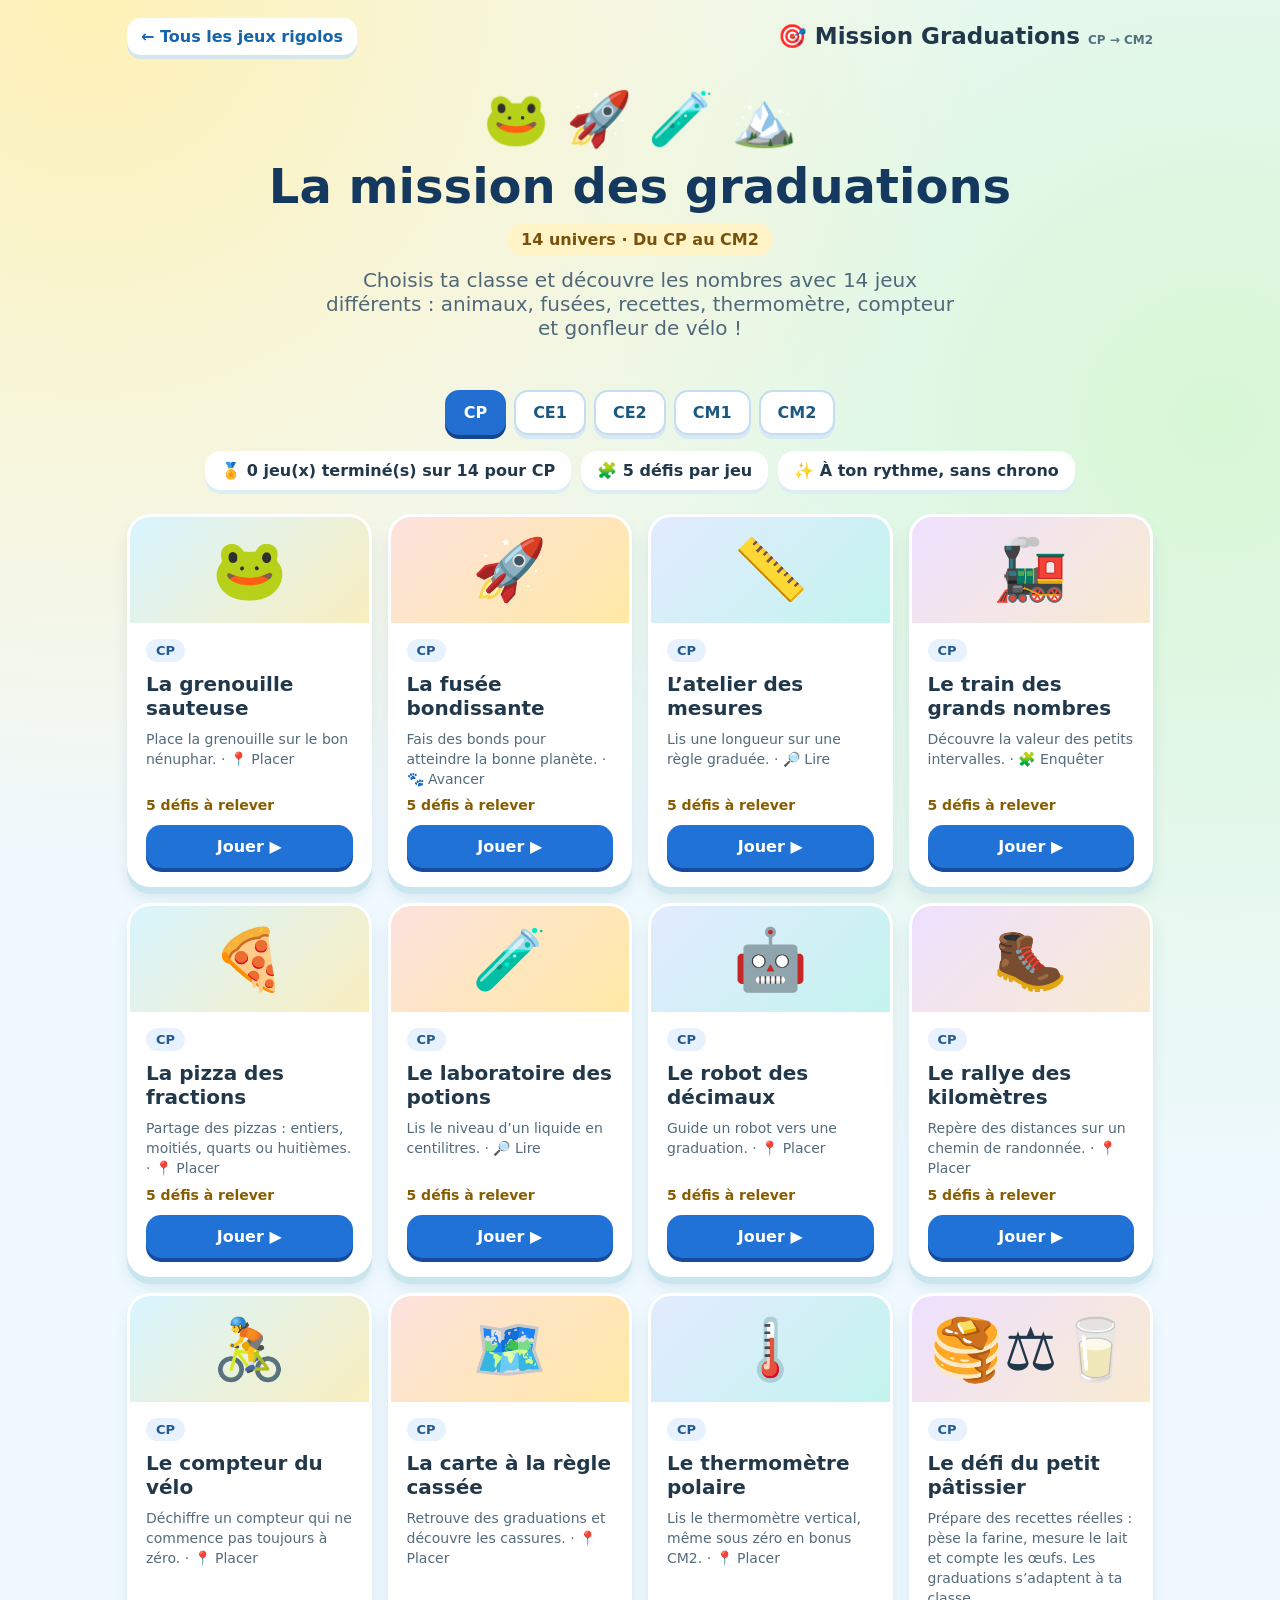
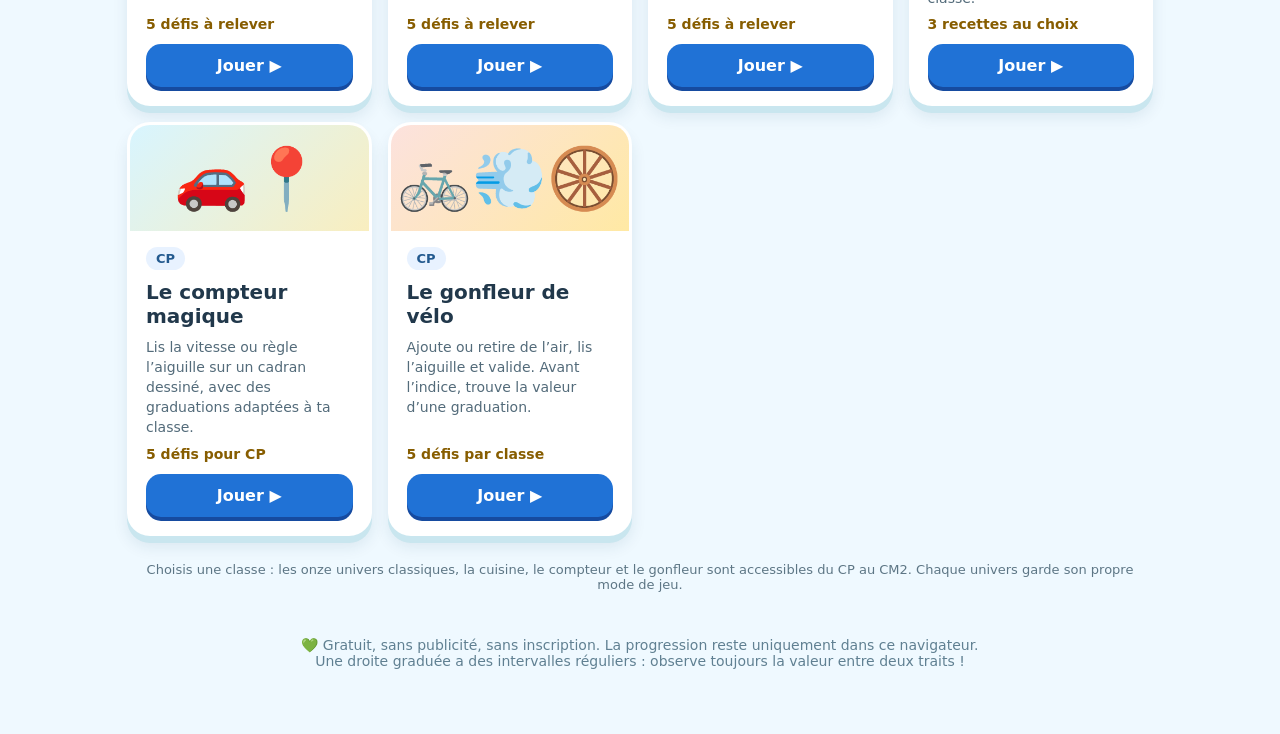
<file: site/droite-graduee/index.html>
<!doctype html>
<html lang="fr">
<head>
<meta charset="utf-8">
<meta name="viewport" content="width=device-width, initial-scale=1, viewport-fit=cover">
<meta name="theme-color" content="#e6f7fd">
<meta name="description" content="Quatorze univers de mathématiques du CP au CM2, avec recettes, thermomètre vertical, compteur à aiguille et gonfleur.">
<title>La mission des graduations — Jeux rigolos</title>
<style>
:root{font-family:system-ui,-apple-system,Segoe UI,Arial,sans-serif;color:#21384b;background:#eff9ff;font-synthesis:none}
*{box-sizing:border-box}
body{margin:0;min-height:100vh;background:radial-gradient(circle at 7% 0%,#fff2b7 0,transparent 34%),radial-gradient(circle at 95% 18%,#d8f7d5 0,transparent 35%),#eff9ff}
button,a{font:inherit}button{cursor:pointer}button:disabled{opacity:.43;cursor:default}
a{color:#1564ac}a:focus-visible,button:focus-visible,svg:focus-visible{outline:4px solid #ff9d2f;outline-offset:4px}
.wrap{max-width:1060px;margin:auto;padding:18px 17px 65px}
.top{display:flex;gap:10px;align-items:center;justify-content:space-between;flex-wrap:wrap;margin-bottom:18px}
.top a{background:white;padding:9px 14px;border-radius:14px;font-weight:800;text-decoration:none;box-shadow:0 4px 0 #d3e7ed}
.brand{font-weight:950;font-size:clamp(18px,3vw,23px)}.brand small{font-size:12px;font-weight:600;color:#547381}
.hero{text-align:center;padding:15px 10px 26px}.hero .emoji{font-size:53px}
h1{font-size:clamp(30px,5vw,48px);line-height:1.1;margin:10px 0;color:#15395e}
.hero p{font-size:clamp(16px,2.3vw,20px);max-width:650px;margin:12px auto;color:#506879}
.pill{background:#fff3c8;color:#77520b;border-radius:99px;padding:7px 14px;font-weight:800;display:inline-block}
.stats{display:flex;gap:10px;justify-content:center;flex-wrap:wrap;margin:12px 0 24px}
.stat{background:white;border-radius:16px;padding:10px 16px;box-shadow:0 4px 0 #dceef4;font-weight:800}
.grid{display:grid;grid-template-columns:repeat(4,minmax(0,1fr));gap:16px}
.game-card{display:flex;flex-direction:column;min-width:0;border:3px solid #fff;background:#fff;border-radius:23px;overflow:hidden;box-shadow:0 7px 0 #c9e6ef,0 11px 15px #16426118}
.scene{min-height:106px;background:linear-gradient(135deg,#d8f5ff,#f9eebf);display:grid;place-items:center;font-size:60px}
.game-card:nth-child(4n+2) .scene{background:linear-gradient(135deg,#fce2de,#ffe9a4)}
.game-card:nth-child(4n+3) .scene{background:linear-gradient(135deg,#e2ebff,#c3f4ee)}
.game-card:nth-child(4n+4) .scene{background:linear-gradient(135deg,#eee0ff,#f9ebd0)}
.cardbody{padding:16px;display:flex;flex-direction:column;flex:1;gap:8px}
.grade{display:inline-flex;align-self:flex-start;background:#e8f2ff;color:#235a8f;font-size:13px;font-weight:850;padding:4px 10px;border-radius:20px}
.cardbody h2{font-size:20px;line-height:1.2;margin:2px 0}
.cardbody p{margin:0;flex:1;color:#536b7a;line-height:1.42;font-size:14px}
.completed{color:#875d00;font-size:14px;font-weight:900;min-height:20px}
.btn{border:0;border-radius:15px;padding:12px 16px;font-weight:900;background:#ffcf58;color:#563b09;box-shadow:0 4px 0 #dfaa30}
.btn:hover:not(:disabled){filter:brightness(1.04);transform:translateY(-1px)}
.btn.primary{background:#2072d6;color:white;box-shadow:0 4px 0 #164ba0}
.btn.soft{background:#e9f4fe;color:#174d86;box-shadow:0 4px 0 #c7e1f5}
.btn.good{background:#66d69a;color:#104b2b;box-shadow:0 4px 0 #37aa6e}
.game-card .btn{width:100%}
#play{display:none}.play-top{display:flex;justify-content:space-between;align-items:center;gap:10px;flex-wrap:wrap;margin-bottom:14px}
.progress{display:flex;align-items:center;gap:7px}.dot{width:21px;height:13px;background:#dae9ef;border-radius:8px}.dot.done{background:#35be83}.dot.now{background:#ffc64a}
.board{background:white;border:4px solid white;border-radius:28px;box-shadow:0 8px 0 #cde5ed,0 14px 30px #15375e14;padding:clamp(17px,3vw,30px)}
.board h2{font-size:clamp(24px,4vw,32px);margin:0 0 8px;color:#15395e}
.story{background:#e9f8ff;border-radius:15px;padding:12px 15px;color:#365b72;margin:10px 0 16px}
.question{font-size:clamp(19px,3vw,25px);font-weight:850;margin:20px 0 4px}
.help{color:#647c88;font-size:14px;margin-bottom:14px}
.axis-frame{background:linear-gradient(#f4fbff,#fff);border:2px solid #e0edf5;border-radius:20px;padding:8px 2px;margin:15px 0 16px;overflow:hidden}
svg{display:block;width:100%;height:auto;touch-action:manipulation}
#axis.place{cursor:crosshair}#axis.place:focus-visible{border-radius:10px}
.controls,.answers{display:flex;flex-wrap:wrap;justify-content:center;gap:10px;margin:14px 0}
.choice{border:3px solid #d0e7f7;background:#f6fbff;color:#17446a;font-size:20px;font-weight:900;border-radius:16px;min-width:92px;padding:13px 18px;box-shadow:0 4px 0 #c7e2f1}
.choice:hover,.choice:focus-visible{background:#fff0c1}
.feedback{min-height:60px;border-radius:17px;padding:14px 16px;background:#f1f6fa;color:#536c7a;font-weight:750;margin:16px 0;line-height:1.45}
.feedback.success{background:#e3f9ec;color:#166641}.feedback.error{background:#fff0df;color:#8e4a10}
.actions{display:flex;gap:11px;flex-wrap:wrap;align-items:center;margin-top:16px}
.actions .btn{min-width:140px}.tiny{font-size:13px;color:#5d7685}
.challenge{border-left:5px solid #ffca56;background:#fff9df;padding:13px 16px;border-radius:10px;margin-top:18px;color:#665320}
.finish{text-align:center;padding:14px 0}.finish .medal{font-size:77px}.finish h2{font-size:32px}
.finish p{font-size:18px;line-height:1.5}
footer{text-align:center;padding:32px 5px 0;color:#608092;font-size:14px}
@media(max-width:900px){.grid{grid-template-columns:repeat(2,minmax(0,1fr))}}
@media(max-width:480px){.grid{grid-template-columns:1fr}.scene{min-height:85px;font-size:52px}.cardbody{padding:14px}.board{padding:15px}.dot{width:17px}.choice{min-width:75px;padding:11px 13px;font-size:18px}}
.grade-picker{display:flex;justify-content:center;flex-wrap:wrap;gap:8px;margin:12px auto 16px}
.grade-picker button{border:2px solid #c4ddf1;border-radius:14px;background:#fff;color:#1c5982;font-weight:900;padding:11px 17px;box-shadow:0 4px #d8e9f5}
.grade-picker button.active{background:#236fd1;color:white;border-color:#236fd1;box-shadow:0 4px #15468a}
@media(prefers-reduced-motion:no-preference){.btn,.choice{transition:transform .12s,filter .12s}}
</style>
</head>
<body>
<div class="wrap">
<div class="top"><a href="../">← Tous les jeux rigolos</a><span class="brand">🎯 Mission Graduations <small>CP → CM2</small></span></div>
<section id="home">
<header class="hero"><div class="emoji">🐸 🚀 🧪 🏔️</div><h1>La mission des graduations</h1><span class="pill">14 univers · Du CP au CM2</span><p>Choisis ta classe et découvre les nombres avec 14 jeux différents : animaux, fusées, recettes, thermomètre, compteur et gonfleur de vélo !</p></header>
<div class="grade-picker" id="grade-picker" role="group" aria-label="Choisir une classe"></div><div class="stats"><span class="stat" id="stat-completed">🏅 0 jeu terminé sur 14</span><span class="stat">🧩 5 défis par jeu</span><span class="stat">✨ À ton rythme, sans chrono</span></div>
<div id="cards" class="grid"></div>
<p class="tiny" style="text-align:center;margin-top:26px">Choisis une classe : les onze univers classiques, la cuisine, le compteur et le gonfleur sont accessibles du CP au CM2. Chaque univers garde son propre mode de jeu.</p>
</section>
<section id="play" aria-live="off">
<div class="play-top"><button id="back" class="btn soft" type="button">← Les aventures</button><div class="progress" id="progress" aria-label="Progression du jeu"></div></div>
<div class="board">
<div id="regular">
<span id="grade" class="grade"></span><h2 id="game-title"></h2>
<p class="story" id="story"></p>
<p class="question" id="question"></p>
<p class="help" id="instruction"></p>
<div class="axis-frame"><svg id="axis" viewBox="0 0 860 210" role="img" aria-label="Droite graduée"></svg></div>
<div id="choices" class="answers"></div><div id="jumps" class="controls"></div>
<div id="feedback" class="feedback" role="status" aria-live="polite"></div>
<div class="actions">
<button id="check" class="btn primary" type="button" hidden>Vérifier mon choix</button>
<button id="hint" class="btn soft" type="button">💡 Un indice</button>
<button id="next" class="btn good" type="button" hidden>Défi suivant →</button>
</div>
<div id="real" class="challenge"></div>
</div>
<div id="finished" class="finish" hidden></div>
</div>
</section>
<footer>💚 Gratuit, sans publicité, sans inscription. La progression reste uniquement dans ce navigateur.<br>Une droite graduée a des intervalles réguliers : observe toujours la valeur entre deux traits !</footer>
</div>
<script>
(function(){
'use strict';
var levels=[
{id:'grenouille',grade:'CE1',icon:'🐸',title:'La grenouille sauteuse',desc:'Trouve une case sur la mare de 0 à 10.',type:'place',min:0,max:10,step:1,labels:[0,5,10],unit:'',context:'Dans la mare, chaque nénuphar avance d’une unité.',real:'Dans la vraie vie : compter les maisons d’une rue numérotées ou les cases d’un jeu.'},
{id:'fusee',grade:'CE1',icon:'🚀',title:'La fusée bondissante',desc:'Avance de 1, 2 ou 5 pour atteindre une planète.',type:'jump',min:0,max:20,step:1,labels:[0,5,10,15,20],unit:'',context:'Ta fusée commence à 0. Choisis la taille des bonds pour arriver exactement à la planète.',real:'Dans la vraie vie : calculer combien de pas on fait pour rejoindre un endroit.'},
{id:'regle',grade:'CE2',icon:'📏',title:'L’atelier des mesures',desc:'Lis une longueur sur une règle graduée.',type:'read',min:0,max:20,step:1,labels:[0,5,10,15,20],unit:'cm',context:'Au bricolage, on mesure un ruban avec une règle en centimètres.',real:'À faire pour de vrai : mesure ton crayon avec une règle, puis repère la même valeur ici.'},
{id:'train',grade:'CE2',icon:'🚂',title:'Le train des grands nombres',desc:'Découvre la valeur d’un intervalle entre 0 et 100.',type:'scale',min:0,max:100,step:10,labels:[0,100],unit:'',context:'Le train traverse 100 kilomètres. Tous les traits sont espacés régulièrement.',real:'Dans la vraie vie : les bornes kilométriques affichent des distances qui augmentent de façon régulière.'},
{id:'pizza',grade:'CM1',icon:'🍕',title:'La pizza des fractions',desc:'Place 1/2, 3/4, 5/4… entre 0 et 2.',type:'place',min:0,max:2,step:.25,labels:[0,1,2],unit:'',context:'Chaque pizza entière est partagée en quatre parts égales. Certaines commandes dépassent une pizza !',real:'Dans la vraie vie : partager une pizza en quatre permet de comprendre 1/4, 1/2 et 3/4.'},
{id:'potion',grade:'CM1',icon:'🧪',title:'Le laboratoire des potions',desc:'Lis les centilitres d’un récipient gradué.',type:'read',min:0,max:100,step:5,labels:[0,50,100],unit:'cL',context:'La fiole est graduée de 0 à 100 cL. Chaque petit trait compte !',real:'Dans la vraie vie : le verre doseur indique des quantités régulières pour suivre une recette.'},
{id:'robot',grade:'CM2',icon:'🤖',title:'Le robot des décimaux',desc:'Place 0,7 ; 1,3 ; 1,8 sur la piste.',type:'place',min:0,max:2,step:.1,labels:[0,1,2],unit:'',context:'Le robot avance par dixièmes. Entre 0 et 1, il y a dix petits espaces égaux.',real:'Dans la vraie vie : les longueurs et les distances s’expriment souvent avec des nombres décimaux.'},
{id:'randonnee',grade:'CM2',icon:'🥾',title:'Le rallye des kilomètres',desc:'Retrouve une distance au demi-kilomètre près.',type:'place',min:0,max:10,step:.5,labels:[0,5,10],unit:'km',context:'Sur le sentier, les panneaux indiquent les kilomètres. Chaque petit intervalle vaut 0,5 km.',real:'À faire dehors : regarde la distance d’une balade sur une carte ou un panneau de randonnée.'},
{id:'compteur',grade:'CM2',icon:'🚴',title:'Le compteur du vélo',desc:'La droite démarre à 120, et non à zéro.',type:'place',min:120,max:180,step:5,labels:[120,150,180],unit:'km',context:'Ton vélo a déjà parcouru 120 km. Le compteur continue : chaque trait représente 5 km. Le premier trait vaut 120, pas zéro !',real:'Dans la vraie vie : le compteur d’un vélo ou d’une voiture ne revient pas à zéro à chaque trajet.'},
{id:'coupure',grade:'CM2',icon:'🗺️',title:'La carte à la règle cassée',desc:'Une cassure cache le chemin entre 0 et 750.',type:'place',min:750,max:850,step:10,labels:[750,800,850],unit:'m',broken:true,context:'Sur le plan d’une randonnée, une cassure cache la partie de 0 à 750 m. Après 750 m, la droite reprend avec des traits espacés de 10 m.',real:'Dans la vraie vie : une carte ou un graphique peut présenter une cassure pour raccourcir une longue portion sans détail. La cassure ne se compte pas comme un petit intervalle.'},
{id:'thermo',grade:'CM2 · Bonus',icon:'🌡️',title:'Le thermomètre polaire',desc:'Zéro au milieu : découvre les nombres négatifs.',type:'place',min:-10,max:10,step:1,labels:[-10,-5,0,5,10],unit:'°C',context:'Sur le thermomètre, 0 °C est au milieu. Les températures négatives sont à gauche et les positives sont à droite.',real:'Dans la vraie vie : un thermomètre d’hiver peut indiquer −3 °C ou −8 °C. Ce jeu est un bonus de découverte des nombres relatifs.'}
];
var initialLevels=levels.map(function(l){return Object.assign({},l,{labels:l.labels.slice()})});
var grades=['CP','CE1','CE2','CM1','CM2'],gradeChoice='CP';
var funDescriptions={
 grenouille:'Place la grenouille sur le bon nénuphar.',
 fusee:'Fais des bonds pour atteindre la bonne planète.',
 regle:'Lis une longueur sur une règle graduée.',
 train:'Découvre la valeur des petits intervalles.',
 pizza:'Partage des pizzas : entiers, moitiés, quarts ou huitièmes.',
 potion:'Lis le niveau d’un liquide en centilitres.',
 robot:'Guide un robot vers une graduation.',
 randonnee:'Repère des distances sur un chemin de randonnée.',
 compteur:'Déchiffre un compteur qui ne commence pas toujours à zéro.',
 coupure:'Retrouve des graduations et découvre les cassures.',
 thermo:'Lis le thermomètre vertical, même sous zéro en bonus CM2.'
};
function pickLabels(l){
 if(l.id==='pizza')return [0,1,2,3,4].filter(function(v){return v<=l.max});
 var n=Math.round((l.max-l.min)/l.step),spacing=(l.max-l.min)<=5?1:(l.max-l.min)<=10?2:(l.max-l.min)<=20?5:(l.max-l.min)<=50?10:(l.max-l.min)<=100?20:(l.max-l.min)<=200?50:200;
 var vals=[];for(var i=0;i<=n;i++){var v=Number((l.min+i*l.step).toFixed(4));if(i===0||i===n||Math.abs(v/spacing-Math.round(v/spacing))<1e-6)vals.push(v)}
 return vals;
}
function configureGrades(){
 var matrices={
 grenouille:[[0,10,1],[0,20,2],[0,50,5],[0,5,.5],[0,2,.1]],
 fusee:[[0,10,1],[0,20,2],[0,50,5],[0,100,10],[0,2,.1]],
 regle:[[0,10,1],[0,20,2],[0,20,1],[0,20,.5],[0,10,.25]],
 train:[[0,10,1],[0,20,2],[0,100,10],[0,200,20],[0,1000,50]],
 pizza:[[0,4,1],[0,4,.5],[0,2,.25],[0,2,.25],[0,2,.125]],
 potion:[[0,10,1],[0,20,2],[0,100,10],[0,100,5],[0,100,2.5]],
 robot:[[0,10,1],[0,20,2],[0,10,.5],[0,2,.2],[0,2,.1]],
 randonnee:[[0,10,1],[0,20,2],[0,50,5],[0,10,.5],[0,5,.25]],
 compteur:[[0,10,1],[10,30,2],[20,100,10],[100,180,5],[120,180,5]],
 coupure:[[0,10,1],[10,30,2],[100,150,5],[500,600,10],[750,850,10]],
 thermo:[[0,10,1],[0,20,2],[0,20,1],[0,20,1],[-10,10,1]]
 };
 var idx=grades.indexOf(gradeChoice);
 initialLevels.forEach(function(src,i){
  var l=Object.assign({},src),v=matrices[l.id][idx];
  l.grade=gradeChoice;l.min=v[0];l.max=v[1];l.step=v[2];l.labels=pickLabels(l);
  var modes={
    grenouille:['place','jump','read','place','read'],
    fusee:['jump','place','jump','read','jump'],
    regle:['read','place','read','place','read'],
    train:['scale','read','scale','scale','scale'],
    pizza:['place','read','place','read','place'],
    potion:['read','place','read','place','read'],
    robot:['place','jump','read','place','jump'],
    randonnee:['place','read','jump','place','read'],
    compteur:['place','read','place','read','place'],
    coupure:['place','read','place','read','place'],
    thermo:['place','read','place','read','place']
  };l.type=modes[l.id][idx];
  if(l.id==='train'){
   l.stepOptions=[[1,2,5],[1,2,4,5],[5,10,20],[10,20,25,50],[25,50,100,125]][idx];
   l.labels=[l.min,l.max];
  }
  if(l.id==='coupure'){
   l.broken=idx>=2;
   l.context=l.broken?'Sur cette carte, une cassure saute les valeurs de 0 à '+l.min+'. Les intervalles suivants valent '+l.step+' m.':'Sur la carte, certains nombres sont masqués. Observe les traits et compte les intervalles.';
  }
  if(l.id==='compteur')l.context='Le compteur affiche déjà '+l.min+' km au début. Chaque petit espace vaut '+l.step+' km.';
  if(l.id==='thermo')l.context=idx===4?'Le thermomètre descend sous zéro : les températures négatives sont en bas.':'Lis les graduations d’un thermomètre vertical : les températures montent vers le haut.';
  if(l.id==='pizza')l.context=idx===0?'Chaque trait représente une pizza entière.':idx===1?'Chaque pizza est partagée en deux moitiés.':'Chaque pizza est partagée en '+Math.round(1/l.step)+' parts égales.';
  if(l.id==='robot')l.context='Le robot avance de '+l.step+' unité(s) à chaque graduation.';
  if(l.id==='fusee')l.context='Une graduation vaut '+l.step+' unité(s). Réussis à rejoindre la bonne planète en faisant des bonds.';
  if(l.id==='grenouille')l.context='Sur la mare, un intervalle vaut '+l.step+' unité(s). Trouve le bon nénuphar.';
  if(l.id==='train')l.context='Ce train traverse '+l.max+' unités. Il faut découvrir la valeur d’un intervalle.';
  if(l.id==='potion')l.context='Verse la quantité de liquide voulue : observe les graduations en centilitres.';
  if(l.id==='randonnee')l.context='Les bornes sont espacées régulièrement sur le sentier. Compte les kilomètres.';
  levels[i]=l;
 });
}
function renderGradePicker(){
 var box=document.getElementById('grade-picker');box.innerHTML='';
 grades.forEach(function(g){var b=document.createElement('button');b.textContent=g;b.type='button';b.className=g===gradeChoice?'active':'';b.setAttribute('aria-pressed',g===gradeChoice?'true':'false');
 b.addEventListener('click',function(){gradeChoice=g;try{localStorage.setItem('mission-classe',gradeChoice)}catch(e){}configureGrades();renderHome()});box.appendChild(b)});
}
var home=document.getElementById('home'),play=document.getElementById('play'),cards=document.getElementById('cards');
var axis=document.getElementById('axis'),choices=document.getElementById('choices'),jumps=document.getElementById('jumps');
var fb=document.getElementById('feedback'),check=document.getElementById('check'),next=document.getElementById('next'),hint=document.getElementById('hint');
var current=-1,round=0,errors=0,roundFailed=false,solved=false,selected=null,target=0,position=0,step=1,lastTarget=-1;
var saved={};try{saved=JSON.parse(localStorage.getItem('mission-graduations-v1')||'{}')||{}}catch(e){saved={}}
function store(){try{localStorage.setItem('mission-graduations-v1',JSON.stringify(saved))}catch(e){}}
function fmt(n){return Number(n.toFixed(4)).toLocaleString('fr-FR',{maximumFractionDigits:3})}
function value(i){return levels[current].min+i*step}
function numberOfTicks(){var l=levels[current];return Math.round((l.max-l.min)/step)}
function rand(a,b){return Math.floor(a+Math.random()*(b-a+1))}
function shuffle(arr){for(var i=arr.length-1;i>0;i--){var j=rand(0,i);var x=arr[i];arr[i]=arr[j];arr[j]=x}return arr}
function named(n){
 var l=levels[current];if(l.id!=='pizza')return fmt(n)+(l.unit?' '+l.unit:'');
 if(Math.abs(n-Math.round(n))<1e-7)return fmt(n);
 var den=Math.round(1/l.step),num=Math.round(n*den);
 function gcd(a,b){while(b){var t=b;b=a%b;a=t}return a}
 var d=gcd(num,den);return (num/d)+'/'+(den/d);
}
function setFeedback(message,style){fb.textContent=message;fb.className='feedback'+(style?' '+style:'')}
function renderHome(){
 renderGradePicker();cards.innerHTML='';
 levels.forEach(function(l,i){
 var card=document.createElement('article');card.className='game-card';
 var stars=saved[l.id+':'+gradeChoice]||0;
 card.innerHTML='<div class="scene" aria-hidden="true">'+l.icon+'</div><div class="cardbody"><span class="grade">'+gradeChoice+'</span><h2>'+l.title+'</h2><p>'+funDescriptions[l.id]+' · '+({place:'📍 Placer',jump:'🐾 Avancer',read:'🔎 Lire',scale:'🧩 Enquêter'}[l.type])+'</p><div class="completed">'+(stars?'⭐'.repeat(stars)+' · Terminé':'5 défis à relever')+'</div><button type="button" class="btn primary">'+(stars?'Rejouer ↻':'Jouer ▶')+'</button></div>';
 card.querySelector('button').addEventListener('click',function(){start(i)});cards.appendChild(card);
 });
 var recipe=document.createElement('article');
 recipe.className='game-card';
 recipe.innerHTML='<div class="scene" aria-hidden="true">🥞⚖️🥛</div><div class="cardbody"><span class="grade">'+gradeChoice+'</span><h2>Le défi du petit pâtissier</h2><p>Prépare des recettes réelles : pèse la farine, mesure le lait et compte les œufs. Les graduations s’adaptent à ta classe.</p><div class="completed">3 recettes au choix</div><a class="btn primary" href="./recette/?classe='+gradeChoice.toLowerCase()+'" style="display:block;text-align:center;text-decoration:none">Jouer ▶</a></div>';
 cards.appendChild(recipe);
 var speed=document.createElement('article');speed.className='game-card';
 speed.innerHTML='<div class="scene" aria-hidden="true">🚗📍</div><div class="cardbody"><span class="grade">'+gradeChoice+'</span><h2>Le compteur magique</h2><p>Lis la vitesse ou règle l’aiguille sur un cadran dessiné, avec des graduations adaptées à ta classe.</p><div class="completed">5 défis pour '+gradeChoice+'</div><a class="btn primary" href="./compteur/?classe='+gradeChoice.toLowerCase()+'" style="display:block;text-align:center;text-decoration:none">Jouer ▶</a></div>';
 cards.appendChild(speed);
 var pump=document.createElement('article');pump.className='game-card';
 pump.innerHTML='<div class="scene" aria-hidden="true">🚲💨🛞</div><div class="cardbody"><span class="grade">'+gradeChoice+'</span><h2>Le gonfleur de vélo</h2><p>Ajoute ou retire de l’air, lis l’aiguille et valide. Avant l’indice, trouve la valeur d’une graduation.</p><div class="completed">5 défis par classe</div><a class="btn primary" href="./gonfleur/?classe='+gradeChoice.toLowerCase()+'" style="display:block;text-align:center;text-decoration:none">Jouer ▶</a></div>';
 cards.appendChild(pump);
 var achieved=levels.filter(function(l){return (saved[l.id+':'+gradeChoice]||0)>0}).length;
 try{
 var cl=gradeChoice.toLowerCase();
 if(['crepes','pancakes','chocolat'].some(function(n){return localStorage.getItem('mission-recette-'+n+'-'+cl)==='oui'}))achieved++;
 if(localStorage.getItem('compteur-'+cl)==='oui')achieved++;
 if(localStorage.getItem('mission-gonfleur-'+cl)==='oui')achieved++;
 }catch(e){}
 document.getElementById('stat-completed').textContent='🏅 '+achieved+' jeu(x) terminé(s) sur 14 pour '+gradeChoice;
}
function showHome(){current=-1;home.style.display='block';play.style.display='none';renderHome();window.scrollTo({top:0,behavior:'smooth'})}
function start(i){current=i;round=0;errors=0;lastTarget=-1;home.style.display='none';play.style.display='block';document.getElementById('regular').hidden=false;document.getElementById('finished').hidden=true;document.getElementById('grade').textContent=levels[i].grade+' · Aventure '+(i+1)+'/'+levels.length;document.getElementById('game-title').textContent=levels[i].icon+' '+levels[i].title;document.getElementById('story').textContent=levels[i].context;document.getElementById('real').textContent='🌍 '+levels[i].real;newRound();window.scrollTo({top:0,behavior:'smooth'})}
function setProgress(){var el=document.getElementById('progress');el.innerHTML='';for(var i=0;i<5;i++){var dot=document.createElement('span');dot.className='dot'+(i<round?' done':i===round?' now':'');dot.title='Défi '+(i+1);el.appendChild(dot)}}
function newRound(){
 var l=levels[current];solved=false;roundFailed=false;selected=null;position=0;next.hidden=true;hint.hidden=false;choices.innerHTML='';jumps.innerHTML='';
 step=l.type==='scale'?l.stepOptions[rand(0,l.stepOptions.length-1)]:l.step;
 var n=numberOfTicks();target=rand(1,n-1);
 if(l.id==='thermo'&&gradeChoice==='CM2')target=[10,7,14,3,18][round];else if(target===lastTarget&&n>3)target=(target%(n-1))+1;lastTarget=target;
 setProgress();
 var q='',instruction='';
 if(l.type==='place'){
  if(l.id==='grenouille')q='🐸 La grenouille veut atteindre le nénuphar '+named(value(target))+'. Où doit-elle sauter ?';
  if(l.id==='pizza')q='🍕 Place la commande de '+named(value(target))+' pizza(s) sur la droite.';
  if(l.id==='robot')q='🤖 Le robot doit s’arrêter à '+named(value(target))+'. Montre-lui où aller !';
  if(l.id==='randonnee')q='🥾 Le panneau annonce '+named(value(target))+' depuis le départ. Où se trouve ce point ?';
  if(l.id==='compteur')q='🚴 Ton compteur indique '+named(value(target))+'. À quel trait dois-tu t’arrêter ?';
  if(l.id==='coupure')q='🗺️ Sur la carte, il faut trouver la borne '+named(value(target))+'. Observe les graduations !';
  if(l.id==='thermo')q='🌡️ Le thermomètre indique '+named(value(target))+'. Où places-tu ce point ?';
  if(!q)q=l.icon+' Place le repère sur '+named(value(target))+' !';
  instruction=l.broken?'La portion barrée est sautée : ne la compte pas comme un petit espace. Place ton repère après la cassure.':l.id==='thermo'?'Lis les traits du thermomètre vertical. Les températures augmentent vers le haut.':'Touche un trait de la droite, ou utilise les flèches du clavier. Puis vérifie.';
  check.hidden=false;check.disabled=true;
  [-1,1].forEach(function(direction){
   var b=document.createElement('button');b.className='choice';b.style.fontSize='16px';
   b.textContent=direction<0?'◀ Trait précédent':'Trait suivant ▶';
   b.addEventListener('click',function(){
    if(solved)return;
    selected=Math.max(0,Math.min(numberOfTicks(),(selected===null?0:selected)+direction));
    check.disabled=false;drawAxis();
    setFeedback('Tu as choisi '+named(value(selected))+'. Appuie sur Vérifier mon choix.','');
   });jumps.appendChild(b);
  });
 }else if(l.type==='jump'){
  q=l.icon+' La cible est sur '+named(value(target))+'. Fais des bonds pour la rejoindre !';
  instruction='Utilise les boutons pour faire des bonds. Le but est de tomber exactement sur la planète.';
  check.hidden=true;
  [1,2,5,-1,-2,-5].forEach(function(delta){
   var b=document.createElement('button');b.className='choice';b.textContent=(delta>0?'+':'')+fmt(delta*step);
   b.setAttribute('aria-label',(delta>0?'Avancer de ':'Reculer de ')+fmt(Math.abs(delta*step)));
   b.addEventListener('click',function(){if(solved)return;var nextPos=position+delta;if(nextPos<0||nextPos>n){setFeedback('Cette manœuvre sortirait de la piste. Choisis un autre bond.','error');return}position=nextPos;drawAxis();if(position===target){success()}else{setFeedback(position<target?l.icon+' Tu es à '+fmt(value(position))+'. La cible est plus loin !':l.icon+' Tu es à '+fmt(value(position))+'. Recule un peu !','')}});jumps.appendChild(b);
  });
 }else if(l.type==='read'){
  var prompts={
    grenouille:'🐸 Sur quel nénuphar la grenouille s’est-elle posée ?',
    fusee:'🚀 Quel numéro indique la flèche de la fusée ?',
    regle:'📏 Quelle longueur indique la flèche sur la règle ?',
    train:'🚂 À quelle valeur le train s’arrête-t-il ?',
    pizza:'🍕 Quelle quantité de pizza indique la flèche ?',
    potion:'🧪 Combien de centilitres montre la flèche ?',
    robot:'🤖 Quel nombre le robot a-t-il repéré ?',
    randonnee:'🥾 Quelle distance indique la flèche sur le parcours ?',
    compteur:'🚴 Quelle distance indique la flèche du compteur ?',
    coupure:'🗺️ Quelle valeur indique la flèche sur cette carte ?',
    thermo:'🌡️ Quelle température indique le liquide rouge du thermomètre ?'
   };q=prompts[l.id];
  instruction='Regarde la flèche bleue, compte les espaces et choisis la bonne réponse.';
  check.hidden=true;
  var options=[target],offsets=shuffle([-4,-3,-2,-1,1,2,3,4]);
  offsets.forEach(function(d){var k=target+d;if(k>=0&&k<=n&&options.indexOf(k)<0&&options.length<3)options.push(k)});
  shuffle(options).forEach(function(k){makeChoice(named(value(k)),k===target,choices)});
 }else if(l.type==='scale'){
  q='🚂 Combien vaut UN petit intervalle entre deux traits ?';
  instruction='Le début vaut '+fmt(l.min)+' et la fin vaut '+fmt(l.max)+'. Compte les espaces égaux.';
  check.hidden=true;
  shuffle(l.stepOptions.slice()).forEach(function(k){makeChoice(fmt(k)+' unités',k===step,choices)});
 }
 document.getElementById('question').textContent=q;document.getElementById('instruction').textContent=instruction;
 setFeedback('À toi de jouer ! Observe les traits et les nombres écrits sous la droite.','');
 drawAxis();
}
function makeChoice(label,correct,parent){var b=document.createElement('button');b.className='choice';b.textContent=label;b.addEventListener('click',function(){if(solved)return;if(correct)success();else wrong('Tu as choisi '+label+'. Regarde les intervalles, puis réessaie !')});parent.appendChild(b)}
function axisStart(l){return l.broken?200:60}
function axisWidth(l){return l.broken?600:740}
function drawAxis(){
 if(levels[current].id==='thermo'){drawThermometer();return}
 axis.setAttribute('viewBox','0 0 860 210');
 var l=levels[current],n=numberOfTicks(),out='',major=l.labels||[],w=axisWidth(l),x0=axisStart(l);
 out+='<rect x="16" y="14" width="828" height="181" rx="18" fill="#f7fcff"/>';
 if(l.broken){
  out+='<line x1="38" y1="108" x2="85" y2="108" stroke="#2d5d80" stroke-width="7" stroke-linecap="round"/>';
  out+='<line x1="183" y1="108" x2="800" y2="108" stroke="#2d5d80" stroke-width="7" stroke-linecap="round"/>';
  out+='<path d="M 83 108 l 12 -13 l 12 26 l 12 -26 l 12 26 l 12 -13" fill="none" stroke="#d35a46" stroke-width="6" stroke-linecap="round" stroke-linejoin="round"/>';
  out+='<line x1="60" y1="82" x2="60" y2="134" stroke="#24537b" stroke-width="5"/>';
  out+='<text x="60" y="166" font-size="25" font-weight="850" text-anchor="middle" fill="#214c73">0</text>';
  out+='<text x="133" y="68" font-size="18" font-weight="900" text-anchor="middle" fill="#b84533">cassure</text>';
  out+='<text x="129" y="184" font-size="14" text-anchor="middle" fill="#a54737">portion sautée</text>';
 }else{
  out+='<line x1="60" y1="108" x2="800" y2="108" stroke="#2d5d80" stroke-width="7" stroke-linecap="round"/>';
 }
 out+='<path d="M 800 98 L 822 108 L 800 118 Z" fill="#2d5d80"/>';
 for(var i=0;i<=n;i++){
  var x=x0+w*i/n,v=value(i),isMajor=major.some(function(a){return Math.abs(a-v)<.0001});
  out+='<line x1="'+x+'" y1="'+(isMajor?82:91)+'" x2="'+x+'" y2="'+(isMajor?134:125)+'" stroke="'+(isMajor?'#24537b':'#679db5')+'" stroke-width="'+(isMajor?5:3)+'" stroke-linecap="round"/>';
  if(isMajor)out+='<text x="'+x+'" y="166" font-size="25" font-weight="850" text-anchor="middle" fill="#214c73">'+fmt(v)+'</text>';
 }
 if(l.type==='read'){
  var px=x0+w*target/n;
  out+='<path d="M '+(px-15)+' 32 L '+(px+15)+' 32 L '+px+' 69 Z" fill="#e65c62"/><text x="'+px+'" y="24" font-size="19" font-weight="850" text-anchor="middle" fill="#b83043">?</text>';
 }
 if(l.type==='jump'){
  var jp=x0+w*position/n,tp=x0+w*target/n;
  out+='<text x="'+tp+'" y="66" font-size="35" text-anchor="middle">🎯</text><circle cx="'+jp+'" cy="106" r="12" fill="#ffbf43" stroke="#b56e10" stroke-width="3"/>';
  out+='<text x="'+jp+'" y="66" font-size="31" text-anchor="middle">' +l.icon+'</text>';
 }
 if(l.type==='place'&&selected!==null){
  var sx=x0+w*selected/n;
  out+='<circle cx="'+sx+'" cy="108" r="12" stroke="white" stroke-width="4" fill="#ef7356"/>';
  out+='<path d="M '+(sx-13)+' 72 L '+(sx+13)+' 72 L '+sx+' 92 Z" fill="#ef7356"/>';
  out+='<text x="'+sx+'" y="48" font-size="22" font-weight="900" fill="#b94727" text-anchor="middle">'+named(value(selected))+'</text>';
 }
 if(l.type==='place')out+='<rect x="'+(l.broken?174:35)+'" y="74" width="'+(l.broken?642:780)+'" height="66" fill="transparent"/>';
 axis.innerHTML=out;
 axis.classList.toggle('place',l.type==='place');
 axis.setAttribute('aria-label','Droite de '+fmt(l.min)+' à '+fmt(l.max)+'. '+n+' intervalles réguliers. '+(l.broken?'La cassure fait sauter toutes les valeurs de 0 à '+fmt(l.min)+'. ':'')+(l.type==='place'?'Appuie sur les flèches pour choisir un trait, puis Entrée pour vérifier.':'Observe les graduations.'));
 axis.setAttribute('tabindex',l.type==='place'?'0':'-1');
}
function drawThermometer(){
 var l=levels[current],n=numberOfTicks(),out='',i,v,y;
 var displayed=l.type==='read'?target:(selected===null?Math.max(0,Math.round(-l.min/l.step)):selected),liquidY=310-250*displayed/n;
 axis.setAttribute('viewBox','0 0 860 380');
 out+='<defs><linearGradient id="thermoGlass" x1="0" x2="1" y1="0" y2="0"><stop stop-color="#add9ec"/><stop offset=".5" stop-color="#fff"/><stop offset="1" stop-color="#9ccbe1"/></linearGradient></defs>';
 out+='<rect x="12" y="12" width="836" height="357" rx="23" fill="#e8f7ff"/>';
 out+='<path d="M 12 310 Q 140 267 274 321 T 525 320 T 848 304 L 848 368 L 12 368 Z" fill="#faffff"/>';
 out+='<text x="143" y="88" font-size="55" text-anchor="middle">❄️</text>';
 out+='<text x="680" y="118" font-size="55" text-anchor="middle">🏔️</text>';
 out+='<text x="155" y="160" font-size="24" font-weight="850" text-anchor="middle" fill="#28607c">Thermomètre</text>';
 out+='<text x="155" y="192" font-size="24" font-weight="850" text-anchor="middle" fill="#28607c">en °C</text>';
 out+='<rect x="375" y="24" width="112" height="317" rx="56" fill="#fff" stroke="#86b7d1" stroke-width="7"/>';
 out+='<rect x="407" y="44" width="48" height="280" rx="24" fill="url(#thermoGlass)" stroke="#73aac7" stroke-width="4"/>';
 out+='<rect x="418" y="'+liquidY+'" width="26" height="'+(315-liquidY)+'" rx="8" fill="#e85450"/>';
 out+='<circle cx="431" cy="324" r="32" fill="#e85450" stroke="#b64245" stroke-width="6"/>';
 out+='<circle cx="420" cy="312" r="9" fill="#fff" opacity=".56"/>';
 for(i=0;i<=n;i++){
  v=l.min+i*l.step;y=310-250*i/n;var major=v%5===0,zero=v===0;
  out+='<line x1="478" y1="'+y+'" x2="'+(major?520:499)+'" y2="'+y+'" stroke="'+(zero?'#c74642':'#2b6785')+'" stroke-width="'+(zero?5:major?4:2.2)+'"/>';
  if(major)out+='<text x="533" y="'+(y+8)+'" font-size="26" font-weight="'+(zero?'900':'750')+'" fill="'+(zero?'#ac3536':'#2e6280')+'">'+(v>0?'+':'')+v+'</text>';
 }
 out+='<text x="590" y="63" font-size="24" font-weight="850" fill="#246083">°C</text>';
 var zeroY=310-250*(0-l.min)/(l.max-l.min);if(zeroY>=60&&zeroY<=310)out+='<line x1="478" y1="'+zeroY+'" x2="601" y2="'+zeroY+'" stroke="#c64a43" stroke-width="2" stroke-dasharray="6 6" opacity=".6"/>';
 if(selected!==null){
  out+='<path d="M 389 '+(liquidY-11)+' L 404 '+liquidY+' L 389 '+(liquidY+11)+' Z" fill="#e65842"/>';
  out+='<rect x="610" y="194" width="192" height="62" rx="18" fill="#fff" stroke="#b7dce9" stroke-width="3"/>';
  out+='<text x="706" y="234" font-size="28" text-anchor="middle" font-weight="900" fill="#a9463a">'+fmt(value(selected))+' °C</text>';
 }
 axis.innerHTML=out;axis.classList.toggle('place',true);
 axis.setAttribute('tabindex','0');
 axis.setAttribute('aria-label','Thermomètre vertical gradué de '+fmt(l.min)+' à '+fmt(l.max)+' degrés Celsius. Touche les graduations à droite de la colonne ou utilise les flèches haut et bas.');
}
function wrong(message){roundFailed=true;errors++;setFeedback('🔎 '+message+' '+explain(false),'error')}
function explain(good){
 var l=levels[current];
 if(l.type==='scale')return 'Entre '+fmt(l.min)+' et '+fmt(l.max)+', il y a '+numberOfTicks()+' espaces identiques. '+fmt(l.max-l.min)+' ÷ '+numberOfTicks()+' = '+fmt(step)+'.';
 if(l.id==='pizza')return 'Chaque intervalle vaut '+named(step)+' pizza. Entre deux entiers, il y a '+fmt(1/step)+' intervalle(s).';
 if(l.id==='robot')return 'Le robot avance de '+fmt(step)+' à chaque petite graduation.';
 if(l.id==='compteur')return 'La droite commence à '+fmt(l.min)+' km et chaque trait ajoute '+fmt(step)+' km. '+(good?'Tu as trouvé '+named(value(target))+'.':'Pars du premier trait et compte les intervalles.');
 if(l.broken)return 'La cassure cache les valeurs entre 0 et '+fmt(l.min)+' m, ce n’est pas un petit intervalle. Ensuite, chaque trait vaut '+fmt(step)+' m.'+(good?' Tu as repéré '+named(value(target))+'.':'');
 if(l.id==='thermo')return (l.min<0?'Le zéro est au milieu du thermomètre : les températures négatives sont en dessous. ':'Le zéro est au bas du thermomètre : les valeurs montent vers le haut. ')+'Chaque trait vaut '+fmt(step)+' °C.'+(good?' Le bon repère est '+named(value(target))+'.':'');
 return 'Chaque petit espace vaut '+fmt(step)+(l.unit?' '+l.unit:'')+'. '+(good?'En comptant les espaces depuis '+fmt(l.min)+', tu retrouves '+named(value(target))+'.':'Repère les nombres déjà écrits et compte les espaces.');
}
function success(){if(solved)return;solved=true;check.hidden=true;next.hidden=false;hint.hidden=true;Array.from(choices.querySelectorAll('button')).forEach(function(b){b.disabled=true});Array.from(jumps.querySelectorAll('button')).forEach(function(b){b.disabled=true});setFeedback('🎉 Bravo ! '+(roundFailed?'Tu as persévéré, et tu as trouvé ! ':'C’est la bonne réponse ! ')+explain(true),'success');next.textContent=round===4?'Voir mon diplôme 🏅':'Défi suivant →';next.focus()}
function finish(){var l=levels[current],stars=errors===0?3:errors<=3?2:1;saved[l.id+':'+gradeChoice]=Math.max(saved[l.id+':'+gradeChoice]||0,stars);store();document.getElementById('regular').hidden=true;var el=document.getElementById('finished');el.hidden=false;el.innerHTML='<div class="medal">🏆</div><h2>Mission accomplie !</h2><p>Tu as réussi les 5 défis de <strong>'+l.title+'</strong> !</p><div style="font-size:39px;margin:15px 0">'+('⭐'.repeat(stars))+'</div><p>'+(stars===3?'Super précision !':'Tu progresses à chaque essai. Bravo pour ta persévérance !')+'</p><div class="actions" style="justify-content:center"><button class="btn primary" id="again" type="button">Rejouer cette aventure</button><button class="btn good" id="another" type="button">Choisir un autre jeu</button></div><p class="tiny">Progression enregistrée uniquement sur cet appareil.</p>';
 document.getElementById('again').addEventListener('click',function(){start(current)});document.getElementById('another').addEventListener('click',showHome);
}
axis.addEventListener('click',function(e){
 if(current<0||solved||levels[current].type!=='place')return;
 if(levels[current].id==='thermo'){
  var box=axis.getBoundingClientRect(),tx=(e.clientX-box.left)*860/box.width,ty=(e.clientY-box.top)*380/box.height;
  if(tx<370||tx>610||ty<38||ty>322){setFeedback('Touche une graduation du thermomètre, à côté du tube rouge.','');return}
  selected=Math.max(0,Math.min(numberOfTicks(),Math.round((310-ty)/250*numberOfTicks())));check.disabled=false;drawAxis();
  setFeedback('Tu as choisi '+named(value(selected))+'. Observe où se situe zéro, puis vérifie.','');return;
 }
 var r=axis.getBoundingClientRect(),svx=(e.clientX-r.left)*860/r.width,n=numberOfTicks(),l=levels[current];
 if(l.broken&&svx<axisStart(l)-25){setFeedback('⛔ La partie cassée ne contient pas de graduations à choisir. Cherche un trait après la cassure.','error');return}
 selected=Math.min(n,Math.max(0,Math.round((svx-axisStart(l))/axisWidth(l)*n)));check.disabled=false;drawAxis();setFeedback('Tu as pointé '+named(value(selected))+'. Vérifie si c’est la position demandée.','')});
axis.addEventListener('keydown',function(e){if(current<0||solved||levels[current].type!=='place')return;if(['ArrowLeft','ArrowRight','ArrowUp','ArrowDown','Home','End','Enter',' '].indexOf(e.key)<0)return;e.preventDefault();if(e.key==='Enter'||e.key===' '){if(selected!==null)check.click();return}var n=numberOfTicks();if(selected===null)selected=levels[current].id==='thermo'?10:0;else if(e.key==='ArrowLeft'||e.key==='ArrowDown')selected=Math.max(0,selected-1);else if(e.key==='ArrowRight'||e.key==='ArrowUp')selected=Math.min(n,selected+1);else if(e.key==='Home')selected=0;else if(e.key==='End')selected=n;check.disabled=false;drawAxis();setFeedback('Trait sélectionné : '+named(value(selected))+'. Appuie sur Entrée pour vérifier.','')});
check.addEventListener('click',function(){if(solved||selected===null||current<0)return;if(selected===target)success();else wrong('Tu as placé ton repère sur '+named(value(selected))+'. Réessaie !')});
hint.addEventListener('click',function(){if(current<0)return;var l=levels[current];setFeedback('💡 Indice : '+(l.type==='scale'?'Compte les espaces, pas les traits.':l.type==='jump'?'Les bonds de +5 peuvent te faire avancer plus vite, puis ajuste avec +1 ou +2.':'Commence au nombre écrit le plus proche. '+explain(false)),'')});
next.addEventListener('click',function(){if(!solved)return;round++;if(round>=5)finish();else newRound()});
document.getElementById('back').addEventListener('click',showHome);
var queryGrade=(new URLSearchParams(window.location.search)).get('classe');
var rememberedGrade='';try{rememberedGrade=localStorage.getItem('mission-classe')||''}catch(e){}
var defaultGrade=(queryGrade||rememberedGrade||'CP').toUpperCase();
if(grades.indexOf(defaultGrade)>=0)gradeChoice=defaultGrade;
configureGrades();renderHome();
})();
</script>
</body>
</html>
</file>
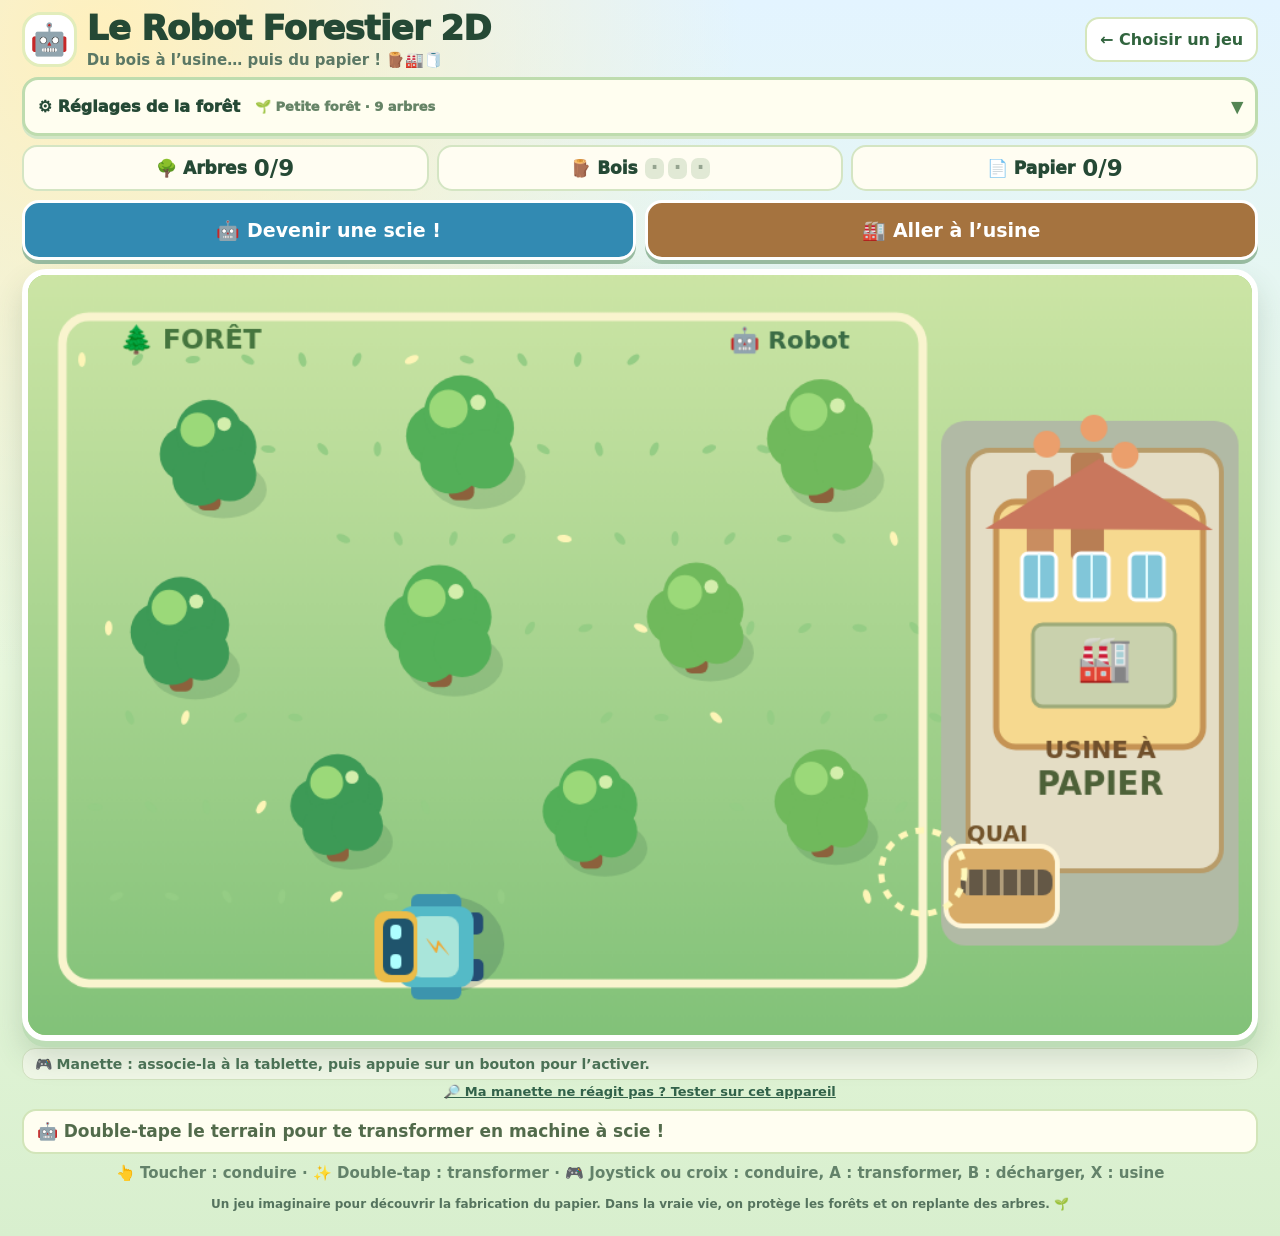
<file: site/foret-2d/index.html>
<!doctype html>
<html lang="fr">
<head>
<meta charset="utf-8">
<meta name="viewport" content="width=device-width, initial-scale=1, viewport-fit=cover">
<meta name="theme-color" content="#e5f5df">
<meta name="description" content="Jeu 2D gratuit : robot transformeur forestier, récolter du bois, le décharger à l'usine et fabriquer du papier.">
<title>Le Robot Forestier — Les jeux rigolos</title>
<style>
:root{font-family:ui-rounded,"Trebuchet MS",system-ui,sans-serif;color:#254935;color-scheme:light}
*{box-sizing:border-box}
html,body{margin:0;min-height:100%;overscroll-behavior-x:none}
body{background:radial-gradient(circle at 8% 3%,#fff0bd,transparent 38%),linear-gradient(#e3f4ff,#eaf9df 55%,#d8efce)}
button,summary{font:inherit;touch-action:manipulation}
button{cursor:pointer;border:0;font-weight:900;-webkit-tap-highlight-color:transparent}
button:focus-visible,canvas:focus-visible,summary:focus-visible{outline:4px solid #e5a234;outline-offset:2px}
#forest-game{width:100%;max-width:1460px;margin:auto;padding:10px clamp(8px,1.7vw,23px) 25px;user-select:none;-webkit-user-select:none}
header{display:flex;align-items:center;justify-content:space-between;gap:12px;flex-wrap:wrap;margin-bottom:8px}
.brand{display:flex;align-items:center;gap:10px}
.brand-icon{display:grid;place-items:center;width:55px;height:55px;border-radius:19px;border:3px solid #e2edbb;background:#fff;font-size:31px}
h1{font-size:clamp(23px,3.2vw,34px);line-height:1.1;margin:0;font-weight:1000;letter-spacing:-.7px}
.subtitle{margin:4px 0 0;color:#5b7865;font-size:clamp(12px,1.9vw,15px);font-weight:800}
.back{display:inline-block;padding:11px 13px;background:#fff;border:2px solid #d5e6bc;border-radius:14px;text-decoration:none;color:#31643e;font-weight:900}
h2{font-size:19px;margin:8px 0}
.settings{position:sticky;top:0;top:env(safe-area-inset-top,0px);z-index:30;border:3px solid #bedcae;border-radius:16px;background:#fffef0;box-shadow:0 3px #d3e6c6;margin:8px 0}
.settings>summary{display:flex;align-items:center;flex-wrap:wrap;gap:8px 15px;min-height:53px;padding:9px 13px;list-style:none;cursor:pointer;font-weight:1000}
.settings>summary::-webkit-details-marker{display:none}
.settings>summary:after{content:"▾";margin-left:auto;font-size:22px;color:#548553}
.settings[open]>summary:after{content:"▴"}
.settings-current{font-size:13px;color:#668467;flex:1 1 170px}
.settings-content{position:absolute;top:calc(100% + 5px);left:-3px;right:-3px;padding:14px;background:#fffef5;border:3px solid #c8e1ae;border-radius:16px;box-shadow:0 13px 30px #21483358;max-height:65vh;max-height:min(65dvh,460px);overflow-y:auto;overscroll-behavior:contain;-webkit-overflow-scrolling:touch}
.settings-content p{margin:3px 0 8px;font-size:14px;font-weight:850}
.mode-options{display:grid;grid-template-columns:repeat(2,minmax(0,1fr));gap:8px}
.option{min-width:0;min-height:58px;border:3px solid #cfdfb3;border-radius:15px;background:#fff;padding:9px;color:#355d37;font-size:clamp(12px,2vw,16px)}
.option.active{border-color:#5fac61;background:#dff5d3}
.settings-actions{display:grid;grid-template-columns:repeat(2,minmax(0,1fr));gap:9px;margin-top:12px}
.small-action{min-height:45px;border-radius:13px;background:#e8f5e3;color:#336246;border:2px solid #b5d5b1;font-size:14px}
.close-settings{grid-column:1/-1;background:#60b66e;color:white;min-height:52px;border-radius:13px;font-size:16px}
.progress{display:grid;grid-template-columns:1fr 1fr 1fr;gap:8px;margin:9px 0}
.stat{min-width:0;display:flex;align-items:center;justify-content:center;gap:7px;padding:8px 9px;background:#fffdf2;border:2px solid #d4e5c3;border-radius:15px;font-weight:1000;font-size:clamp(12px,1.7vw,17px);font-variant-numeric:tabular-nums}
.stat strong{font-size:clamp(15px,2.3vw,23px)}
.cargo{display:flex;gap:4px;align-items:center;justify-content:center}
.cargo span{display:grid;place-items:center;border-radius:7px;width:19px;height:21px;background:#e1e9d5;color:#95a490}
.cargo span.full{background:#efb96c;color:#875322}
.actions{display:grid;grid-template-columns:1fr 1fr;gap:9px;margin:0 0 9px}
.action{display:flex;align-items:center;justify-content:center;flex-wrap:wrap;gap:7px;min-width:0;min-height:60px;padding:10px;border:3px solid #fff;border-radius:17px;color:#fff;font-size:clamp(13px,2vw,19px);line-height:1.14;text-align:center;box-shadow:0 4px #99bca1}
.action:active{transform:translateY(2px);box-shadow:0 2px #99bca1}
.action:disabled{background:#e1e7dc;color:#7a8b7a;border-color:#fff;box-shadow:0 2px #c3d2c0;cursor:not-allowed}
#transform{background:#328ab2}
#factory-button{background:#a5733f}
#unload{position:absolute;z-index:1;right:clamp(4px,8%,20%);bottom:24%;max-width:calc(100% - 8px);min-height:44px;padding:7px 11px;background:#427637;font-size:clamp(13px,2vw,17px)}
#unload[hidden]{display:none}
#unload::after{content:"";position:absolute;top:100%;right:30%;border:8px solid transparent;border-top-color:#fff;pointer-events:none}
#transform:disabled,#factory-button:disabled{background:#e1e7dc;color:#7a8b7a}
.board{position:relative;overflow:hidden;border:6px solid white;border-radius:24px;background:#a2d47a;box-shadow:0 6px #bdddb6,0 16px 30px #365b3d30;isolation:isolate}
canvas{display:block;width:100%;height:auto;aspect-ratio:1000/620;touch-action:none;cursor:crosshair}
.gamepad-help{margin:7px 0 0;padding:7px 12px;border-radius:13px;background:#f0f7e7;border:1px solid #d2e2c1;color:#4d7358;font-size:clamp(12px,1.7vw,14px);font-weight:850}
.note{font-size:clamp(13px,2vw,17px);background:#fffef1;border:2px solid #d2e5b9;border-radius:14px;padding:10px 13px;margin:10px 0 0;min-height:45px;font-weight:850;color:#526b4b}
.instructions{text-align:center;font-size:clamp(12px,1.6vw,15px);color:#63826a;font-weight:850;margin-top:10px}
.overlay{position:absolute;inset:0;display:none;align-items:center;justify-content:center;background:#204e3d9c;z-index:10;padding:15px;backdrop-filter:blur(2px)}
.overlay.show{display:flex}
.win{width:min(520px,95%);border:5px solid #fff;border-radius:27px;background:linear-gradient(180deg,#fff8d8,#e5ffe7);box-shadow:0 9px 0 #a5cf93;text-align:center;padding:20px}
.win .trophy{font-size:62px}
.win h2{font-size:clamp(23px,3.7vw,35px);margin:5px 0}
.win p{font-weight:850;font-size:clamp(14px,2vw,19px)}
.replant{width:100%;background:#ffc960;color:#584522;border:3px solid #fff;border-radius:18px;min-height:60px;font-size:18px}
footer{margin-top:15px;text-align:center;font-size:12px;color:#55735e;font-weight:800}
@media(max-width:650px){
 #forest-game{padding:6px 7px 18px}
 header{gap:5px}.brand-icon{width:44px;height:44px;font-size:25px}h1{font-size:23px}.subtitle{font-size:12px}.back{padding:8px;font-size:12px}
 .settings>summary{gap:4px;padding:8px 10px}.settings-current{flex:1 1 100%;order:2}.settings>summary:after{order:1}
 .settings-content{max-height:70vh;max-height:min(70dvh,500px);padding:10px}
 .stat{padding:6px 2px;gap:3px;flex-wrap:wrap}.stat strong{font-size:17px}.cargo span{width:16px;height:19px}
 .actions{gap:6px}.action{min-height:69px;padding:7px 3px;border-width:2px;font-size:clamp(12px,3.2vw,15px)}
 .board{border-width:4px;border-radius:18px}.note{padding:9px}
}
</style>
</head>
<body>
<div id="forest-game">
<header>
 <div class="brand"><span class="brand-icon">🤖</span><div><h1>Le Robot Forestier 2D</h1><p class="subtitle">Du bois à l’usine… puis du papier ! 🪵🏭🧻</p></div></div>
 <a class="back" href="../">← Choisir un jeu</a>
</header>
<details class="settings" id="settings">
 <summary>⚙️ Réglages de la forêt <span class="settings-current" id="settings-current">🌳 Petite forêt · 9 arbres</span></summary>
 <div class="settings-content">
  <p>🌲 Choisis ta forêt :</p>
  <div class="mode-options" role="group" aria-label="Nombre d’arbres">
    <button type="button" class="option active" data-level="small" aria-pressed="true">🌱 Petite forêt<br>9 arbres</button>
    <button type="button" class="option" data-level="large" aria-pressed="false">🌳 Grande forêt<br>18 arbres</button>
  </div>
  <div class="settings-actions">
   <button class="small-action" type="button" id="sound">🔊 Son activé</button>
   <button class="small-action" type="button" id="restart">↻ Recommencer</button>
   <button class="close-settings" type="button" id="settings-close">✅ Fermer et jouer !</button>
  </div>
 </div>
</details>
<div class="progress" aria-label="Progression">
 <div class="stat">🌳 Arbres <strong id="tree-count">0/9</strong></div>
 <div class="stat">🪵 Bois <div class="cargo" id="cargo" aria-label="Bac de bois"><span>·</span><span>·</span><span>·</span></div></div>
 <div class="stat">📄 Papier <strong id="paper-count">0/9</strong></div>
</div>
<div class="actions" role="group" aria-label="Actions du robot">
 <button type="button" class="action" id="transform">🤖 Se transformer</button>
 <button type="button" class="action" id="factory-button">🏭 Aller à l’usine</button>
</div>
<div class="board" id="board">
 <canvas id="scene" width="1000" height="620" tabindex="0" aria-label="Forêt en deux dimensions. Glisse le doigt pour guider le robot ou touche un arbre pour t’y rendre. Double-tape pour transformer le robot. Touche l’usine pour transporter le bois."></canvas>
 <button type="button" class="action" id="unload" hidden>📦 Décharger le bois</button>
 <div class="overlay" id="overlay" role="dialog" aria-modal="true" aria-label="Partie terminée">
  <div class="win"><div class="trophy">🏆📄🌱</div><h2>Bravo, champion du papier !</h2><p>Tous les arbres ont été récoltés et transformés en papier. On replante une nouvelle forêt ?</p><button type="button" class="replant" id="replant">🌱 Replanter et rejouer !</button></div>
 </div>
</div>
<div class="gamepad-help" id="gamepad-help" role="status" aria-live="polite">🎮 Manette : associe-la à la tablette, puis appuie sur un bouton pour l’activer.</div>
<div class="pad-test-link" style="margin:4px 0 8px;text-align:center;font:850 13px system-ui"><a href="../manette/" style="color:#32624a;text-decoration:underline">🔎 Ma manette ne réagit pas ? Tester sur cet appareil</a></div>
<div class="note" id="message" aria-live="polite">🤖 Touche deux fois le terrain pour devenir une machine à scie !</div>
<div class="instructions">👆 Toucher : conduire · ✨ Double-tap : transformer · 🎮 Joystick ou croix : conduire, A : transformer, B : décharger, X : usine</div>
<footer>Un jeu imaginaire pour découvrir la fabrication du papier. Dans la vraie vie, on protège les forêts et on replante des arbres. 🌱</footer>
</div>
<script>
(()=>{
'use strict';
const root=document.getElementById('forest-game');
if(root.dataset.ready)return;
root.dataset.ready='1';
const canvas=root.querySelector('#scene'),ctx=canvas.getContext('2d');
if(!ctx){root.querySelector('#message').textContent='Ce navigateur ne permet pas ce jeu 2D.';return;}
const UI={
 message:root.querySelector('#message'),trees:root.querySelector('#tree-count'),paper:root.querySelector('#paper-count'),
 cargo:root.querySelector('#cargo'),transform:root.querySelector('#transform'),factory:root.querySelector('#factory-button'),
 unload:root.querySelector('#unload'),overlay:root.querySelector('#overlay'),settings:root.querySelector('#settings'),padHelp:root.querySelector('#gamepad-help'),
};
const W=1000,H=620,dock={x:731,y:487},capacity=3;
const baseTrees=[
 [148,160,.94],[250,155,.91],[354,148,1.05],[455,174,.97],[554,162,.88],[648,151,1.03],
 [125,307,.96],[232,332,.89],[336,301,1.04],[440,329,.92],[546,293,.94],[646,324,1.00],
 [145,476,.98],[253,448,.90],[355,477,1.02],[460,453,.92],[553,478,1.00],[649,444,.91]
];
const easyIndices=[0,2,5,6,8,10,13,15,17];
const clamp=(v,min,max)=>Math.max(min,Math.min(max,v));
let level='small',trees=[],mode='robot',previousMode='robot',morph=1,vehicle={x:340,y:554,angle:-Math.PI/2},
 target=null,cargo=0,delivered=0,paper=0,cutCount=0,cuttingId=null,cutProgress=0,processing=0,processingTotal=0,
 won=false,clock=0,lastFrame=0,particles=[],soundOn=true,audio=null,keys=new Set(),touchStart=null,lastTap=null;
// Certains navigateurs Mac exposent la manette via gamepadconnected avant getGamepads().
const eventGamepads=new Map();
window.addEventListener('gamepadconnected',e=>{
 if(e.gamepad)eventGamepads.set(e.gamepad.index,e.gamepad);
});
window.addEventListener('gamepaddisconnected',e=>{
 if(e.gamepad)eventGamepads.delete(e.gamepad.index);
});
let padConnected=false,padHeld=new Set();
function note(text){if(UI.message.textContent!==text)UI.message.textContent=text;}
function tone(frequency=580,length=.08){
 if(!soundOn)return;
 try{
  if(!audio)audio=new (window.AudioContext||window.webkitAudioContext)();
  if(audio.state==='suspended')audio.resume();
  const now=audio.currentTime,osc=audio.createOscillator(),gain=audio.createGain();
  osc.type='sine';osc.frequency.setValueAtTime(frequency,now);osc.frequency.exponentialRampToValueAtTime(frequency*1.16,now+length);
  gain.gain.setValueAtTime(.035,now);gain.gain.exponentialRampToValueAtTime(.0001,now+length);
  osc.connect(gain);gain.connect(audio.destination);osc.start(now);osc.stop(now+length+.015);
 }catch(e){}
}
function atDock(){return vehicle.x>704&&Math.hypot(vehicle.x-dock.x,vehicle.y-dock.y)<45;}
let lastHudSignature='';
function refresh(){
 const signature=[level,mode,cargo,paper,cutCount,atDock(),processing>0,won].join('|');
 if(signature===lastHudSignature)return;
 lastHudSignature=signature;
 UI.trees.textContent=cutCount+'/'+trees.length;
 UI.paper.textContent=paper+'/'+trees.length;
 UI.cargo.innerHTML='';
 for(let i=0;i<capacity;i++){
  const block=document.createElement('span');block.textContent=i<cargo?'🪵':'·';block.className=i<cargo?'full':'';
  UI.cargo.appendChild(block);
 }
 UI.transform.textContent=mode==='robot'?'🤖 Devenir une scie !':'🔁 Redevenir robot !';
 UI.unload.hidden=cargo===0||!atDock()||processing>0||won;
 UI.factory.disabled=processing>0||won;
 UI.transform.disabled=processing>0||won;
 root.querySelector('#settings-current').textContent=(level==='small'?'🌱 Petite forêt':'🌳 Grande forêt')+' · '+trees.length+' arbres';
}
function init(){
 const ids=level==='small'?easyIndices:baseTrees.map((_,i)=>i);
 trees=ids.map((idx,i)=>({id:i,x:baseTrees[idx][0],y:baseTrees[idx][1],scale:baseTrees[idx][2],cut:false,flash:0}));
 vehicle={x:330,y:548,angle:-Math.PI/2};mode='robot';previousMode='robot';morph=1;
 target=null;cargo=0;delivered=0;paper=0;cutCount=0;cuttingId=null;cutProgress=0;processing=0;processingTotal=0;
 won=false;clock=0;lastFrame=0;lastTap=null;touchStart=null;particles.length=0;lastHudSignature='';
 UI.overlay.classList.remove('show');
 note('🤖 Double-tape le terrain pour te transformer en machine à scie !');
 refresh();
}
function transform(){
 if(won||processing>0||morph<.95)return false;
 previousMode=mode;mode=mode==='robot'?'saw':'robot';morph=0;lastTap=null;
 cuttingId=null;cutProgress=0;
 for(let i=0;i<16;i++){
  const a=i*Math.PI*2/16;
  particles.push({x:vehicle.x+Math.cos(a)*25,y:vehicle.y+Math.sin(a)*25,vx:Math.cos(a)*80,vy:Math.sin(a)*80,
   life:.8,size:4,hue:i%2?'#88dfff':'#ffe68b'});
 }
 note(mode==='saw'?'🪚 Transformation réussie ! Touche un arbre pour le couper.':'🤖 Robot de retour ! Double-tape pour ressortir la scie.');
 tone(510,.17);refresh();return true;
}
function goFactory(){
 if(won||processing>0)return;
 target={x:dock.x,y:dock.y,kind:'factory'};
 note(cargo>0?'🏭 Direction l’usine à papier !':'🏭 Voici l’usine ! Récolte du bois et reviens ici.');
 tone(460,.09);
}
function goTree(tree){
 if(tree.cut||won||processing>0)return;
 // La destination est au pied de l'arbre, juste à portée de scie.
 target={x:clamp(tree.x+48,90,735),y:clamp(tree.y+37,98,555),kind:'tree',treeId:tree.id};
 note(mode==='saw'?'🪚 En route ! La scie coupe quand tu arrives près de l’arbre.':'🤖 Approche de l’arbre, puis double-tape pour sortir la scie.');
 tone(650,.06);
}
function selectedTreeAt(x,y){
 let nearest=null,d=60;
 for(const t of trees)if(!t.cut){
  const dd=Math.hypot(x-t.x,y-t.y);
  if(dd<d){d=dd;nearest=t;}
 }
 return nearest;
}
function handleTouch(x,y){
 if(won||processing>0)return;
 if(x>758&&y>150&&y<566){goFactory();return;}
 const tree=selectedTreeAt(x,y);
 if(tree){goTree(tree);return;}
 target={kind:'point',x:clamp(x,65,749),y:clamp(y,84,568)};
 note('👆 Le robot roule vers le point que tu as choisi.');
}
function coords(ev){
 const r=canvas.getBoundingClientRect();
 return{x:(ev.clientX-r.left)/r.width*W,y:(ev.clientY-r.top)/r.height*H};
}
canvas.addEventListener('pointerdown',ev=>{
 if(won||processing>0||touchStart||ev.button!==0)return;
 ev.preventDefault();canvas.focus({preventScroll:true});
 touchStart={pointerId:ev.pointerId,x:ev.clientX,y:ev.clientY,start:Date.now(),point:null};
 canvas.setPointerCapture(ev.pointerId);
});
canvas.addEventListener('pointermove',ev=>{
 if(touchStart?.pointerId!==ev.pointerId)return;
 if(!touchStart.point&&Math.hypot(ev.clientX-touchStart.x,ev.clientY-touchStart.y)<8)return;
 if(!touchStart.point){
  target=null;lastTap=null;
  note('👆 Le robot suit ton doigt. Relâche pour t’arrêter.');
 }
 const {x,y}=coords(ev);
 touchStart.point={x:clamp(x,73,751),y:clamp(y,94,561)};
});
canvas.addEventListener('pointerup',ev=>{
 if(touchStart?.pointerId!==ev.pointerId)return;
 const gesture=touchStart;
 touchStart=null;
 const now=Date.now();
 if(gesture.point||now-gesture.start>=430||
    Math.hypot(ev.clientX-gesture.x,ev.clientY-gesture.y)>=8){
  lastTap=null;return;
 }
 const p=coords(ev);
 if(lastTap&&now-lastTap.time<480&&Math.hypot(p.x-lastTap.x,p.y-lastTap.y)<90){
  lastTap=null;transform();return;
 }
 lastTap={time:now,x:p.x,y:p.y};handleTouch(p.x,p.y);
});
function cancelPointer(ev){
 if(touchStart?.pointerId!==ev.pointerId)return;
 touchStart=null;lastTap=null;
}
canvas.addEventListener('pointercancel',cancelPointer);
canvas.addEventListener('lostpointercapture',cancelPointer);
canvas.addEventListener('dblclick',ev=>ev.preventDefault());
root.querySelector('#transform').addEventListener('click',transform);
root.querySelector('#factory-button').addEventListener('click',goFactory);
function unloadWood(){
 if(cargo===0||processing>0||won||!atDock())return;
 if(document.activeElement===UI.unload)canvas.focus({preventScroll:true});
 target=null;touchStart=null;lastTap=null;cuttingId=null;cutProgress=0;
 processing=1.55;processingTotal=1.55;
 note('🏭 Le bois entre dans l’usine… et devient du papier !');
 refresh();tone(630,.2);
}
UI.unload.addEventListener('click',unloadWood);
root.querySelectorAll('[data-level]').forEach(b=>b.addEventListener('click',()=>{
 level=b.dataset.level;
 root.querySelectorAll('[data-level]').forEach(x=>{const yes=x.dataset.level===level;x.classList.toggle('active',yes);x.setAttribute('aria-pressed',String(yes));});
 init();
}));
root.querySelector('#sound').addEventListener('click',()=>{soundOn=!soundOn;root.querySelector('#sound').textContent=soundOn?'🔊 Son activé':'🔇 Son coupé';if(soundOn)tone();});
root.querySelector('#restart').addEventListener('click',()=>{init();tone(540);});
root.querySelector('#settings-close').addEventListener('click',()=>{UI.settings.open=false;});
root.querySelector('#replant').addEventListener('click',()=>{init();tone(710,.17);});
window.addEventListener('keydown',ev=>{
 const k=ev.key.length===1?ev.key.toLowerCase():ev.key;
 if(k===' '&&ev.target instanceof HTMLButtonElement)return;
 if(['ArrowUp','ArrowDown','ArrowLeft','ArrowRight',' '].includes(k))ev.preventDefault();
 if(k===' '&&!ev.repeat){transform();return;}
 if(k==='f'&&!ev.repeat){goFactory();return;}
 if(k==='e'&&!ev.repeat){UI.unload.click();return;}
 keys.add(k);
});
window.addEventListener('keyup',ev=>{keys.delete(ev.key.length===1?ev.key.toLowerCase():ev.key);});
window.addEventListener('blur',()=>{keys.clear();touchStart=null;lastTap=null;});
function win(){
 won=true;target=null;UI.overlay.classList.add('show');
 note('🎉 Bravo ! Tous les arbres sont devenus du papier !');
 for(let i=0;i<65;i++){
  const a=i*2.399;
  particles.push({x:500+Math.cos(a)*190,y:270+Math.sin(a)*150,
   vx:Math.cos(a)*110,vy:-80+Math.sin(a)*80,life:1.7+Math.random()*.7,size:6,hue:['#ffe35f','#82cc6e','#91dcee'][i%3]});
 }
 tone(780,.3);
}
function spark(x,y,color,count=9){
 for(let i=0;i<count;i++){const a=i*6.28/count;
  particles.push({x,y,vx:Math.cos(a)*(50+i%3*20),vy:Math.sin(a)*(50+i%3*20)-35,life:.6,size:3+i%3,hue:color});
 }
}
function cutTree(t){
 if(t.cut||cargo>=capacity)return;
 t.cut=true;cutCount++;cargo++;cuttingId=null;cutProgress=0;target=null;
 spark(t.x,t.y,'#e9c482',18);tone(390,.19);
 if(cargo===capacity)note('🪵 Le bac est plein ! Touche « Aller à l’usine ».');
 else note('🌳 Bravo ! Un tronc dans le bac. Choisis un autre arbre !');
 refresh();
}

function pollGamepad(){
 // Lire la manette à chaque image (Web Gamepad API) : Safari et certains appareils
 // ne l'exposent qu'après une première pression sur un bouton.
 let pad=null;
 try{
   const getPads=navigator.getGamepads||navigator.webkitGetGamepads;
   const pads=typeof getPads==='function'?getPads.call(navigator):[];
   if(pads)for(const p of Array.from(pads)){if(p&&p.connected!==false){pad=p;break;}}
   if(!pad)for(const p of eventGamepads.values()){if(p&&p.connected!==false){pad=p;break;}}
 }catch(e){}
 if(!pad){
   padHeld.clear();
   if(padConnected){padConnected=false;UI.padHelp.textContent='🎮 Manette déconnectée. Reconnecte-la et appuie sur A.';}
   else if(typeof navigator.getGamepads!=='function'&&typeof navigator.webkitGetGamepads!=='function')UI.padHelp.textContent='🎮 La manette n’est pas prise en charge par ce navigateur. Tactile et clavier disponibles.';
   return{x:0,y:0};
 }
 if(!padConnected){
   padConnected=true;
   UI.padHelp.textContent='🎮 Connectée ! Joystick/croix : rouler · A : transformer · B : livrer/décharger · X : usine';
 }
 const buttons=pad.buttons||[];
 const down=i=>!!(buttons[i]&&(buttons[i].pressed||buttons[i].value>.55));
 const was=padHeld;
 const just=i=>down(i)&&!was.has(i);
 const pressed=new Set();
 for(let i=0;i<buttons.length;i++)if(down(i))pressed.add(i);
 padHeld=pressed;
 if(won){
   if(just(0)||just(9))init();
   return{x:0,y:0};
 }
 if(just(0))transform();
 if(just(1)){
   if(cargo>0&&atDock())unloadWood();
   else if(cargo>0)goFactory();
 }
 if(just(2)||just(3))goFactory();
 const axes=pad.axes||[];
 const dead=v=>Math.abs(v)>.17?Math.sign(v)*Math.min(1,(Math.abs(v)-.17)/.83):0;
 let x=dead(axes[0]||0),y=dead(axes[1]||0);
 if(!x&&!y){x=dead(axes[2]||0);y=dead(axes[3]||0);}
 if(down(14))x=-1;if(down(15))x=1;
 if(down(12))y=-1;if(down(13))y=1;
 return{x,y};
}

function update(dt){
 clock+=dt;
 if(morph<1)morph=Math.min(1,morph+dt/0.72);
 for(const p of particles){p.x+=p.vx*dt;p.y+=p.vy*dt;p.life-=dt;p.vy+=18*dt;}
 particles=particles.filter(p=>p.life>0);
 const padDirection=pollGamepad();
 if(won)return;
 if(processing>0){
  processing=Math.max(0,processing-dt);
  if(processing===0){
   const count=cargo;cargo=0;delivered+=count;paper+=count;
   spark(888,314,'#fff4d5',24);
   note('📄 L’usine a fabriqué '+count+' paquet'+(count>1?'s':'')+' de papier !');
   refresh();tone(820,.22);
   if(paper===trees.length){win();return;}
   note('📄 Papier fabriqué ! Retourne dans la forêt chercher du bois.');
  }
  refresh();return;
 }
 let moved=false;
 let dx=0,dy=0;
 if(keys.has('ArrowLeft')||keys.has('a')||keys.has('q'))dx--;
 if(keys.has('ArrowRight')||keys.has('d'))dx++;
 if(keys.has('ArrowUp')||keys.has('w')||keys.has('z'))dy--;
 if(keys.has('ArrowDown')||keys.has('s'))dy++;
 dx+=padDirection.x;dy+=padDirection.y;
 if(Math.hypot(dx,dy)>.01){target=null;const n=Math.hypot(dx,dy);dx/=n;dy/=n;}
 else {
  const destination=touchStart?.point||target;
  if(destination){
   const offX=destination.x-vehicle.x,offY=destination.y-vehicle.y,dist=Math.hypot(offX,offY);
   if(dist>5){dx=offX/dist*Math.min(1,dist/32);dy=offY/dist*Math.min(1,dist/32);}
   else if(destination===target&&target.kind!=='tree')target=null;
  }
 }
 if(Math.hypot(dx,dy)>.01){
  const speed=mode==='robot'?220:178;
  vehicle.x=clamp(vehicle.x+dx*speed*dt,73,751);
  vehicle.y=clamp(vehicle.y+dy*speed*dt,94,561);
  const aim=Math.atan2(dy,dx)+Math.PI/2;
  vehicle.angle+=Math.atan2(Math.sin(aim-vehicle.angle),Math.cos(aim-vehicle.angle))*Math.min(1,dt*9);
  moved=true;
 }
 if(mode==='saw'&&morph>=.9&&cargo<capacity){
  let best=null,bestDist=83;
  // Privilégier l'arbre choisi, mais accepter celui qui se trouve tout près.
  for(const t of trees)if(!t.cut){
   const d=Math.hypot(vehicle.x-t.x,vehicle.y-t.y);
   if(d<bestDist){best=t;bestDist=d;}
  }
  if(best&&(!moved||bestDist<57)){
   if(cuttingId!==best.id){cuttingId=best.id;cutProgress=0;}
   cutProgress+=dt;
   if(cutProgress>=1.05)cutTree(best);
  }else{cuttingId=null;cutProgress=0;}
 }else{cuttingId=null;cutProgress=0;}
 if(atDock()&&cargo>0)note('🏭 Tu es à l’usine ! Appuie sur « Décharger le bois ».');
 refresh();
}
function roundRect(x,y,w,h,r,color,stroke=null,line=1){
 ctx.beginPath();ctx.roundRect(x,y,w,h,r);
 if(color){ctx.fillStyle=color;ctx.fill();}
 if(stroke){ctx.lineWidth=line;ctx.strokeStyle=stroke;ctx.stroke();}
}
function label(text,x,y,font='18px system-ui',color='#294b35',align='center'){
 ctx.fillStyle=color;ctx.textAlign=align;ctx.textBaseline='middle';ctx.font=font;ctx.fillText(text,x,y);
}
function ring(x,y,r,color,width=5){
 ctx.beginPath();ctx.arc(x,y,r,0,Math.PI*2);ctx.lineWidth=width;ctx.strokeStyle=color;ctx.stroke();
}
function drawTree(t){
 const bob=Math.sin(clock*1.5+t.id*1.4)*1.1;
 ctx.save();ctx.translate(t.x,t.y);
 if(t.cut){
  ctx.fillStyle='#ae7d48';ctx.beginPath();ctx.ellipse(0,6,19,15,0,0,7);ctx.fill();
  ctx.fillStyle='#edc68c';ctx.beginPath();ctx.ellipse(0,3,16,11,0,0,7);ctx.fill();
  ring(0,3,6,'#b68450',2);
  ctx.restore();return;
 }
 const scale=t.scale;
 ctx.scale(scale,scale);
 ctx.fillStyle='#34664330';ctx.beginPath();ctx.ellipse(12,16,38,25,0,0,7);ctx.fill();
 ctx.fillStyle='#8c613c';roundRect(-10,-8,20,42,6,'#8c613c');
 ctx.fillStyle=t.id%3===0?'#3d9a56':t.id%3===1?'#53af58':'#70b95c';
 for(const [xx,yy,rad] of [[-18,-16,25],[15,-22,26],[0,-34,29],[-8,5,24],[18,2,23]]){
  ctx.beginPath();ctx.arc(xx,yy+bob,rad,0,7);ctx.fill();
 }
 ctx.fillStyle='#9bd979';ctx.beginPath();ctx.arc(-10,-37+bob,15,0,7);ctx.fill();
 ctx.fillStyle='#d3eeac';ctx.beginPath();ctx.arc(13,-42+bob,6,0,7);ctx.fill();
 if(target?.kind==='tree'&&target.treeId===t.id){
  ring(0,0,57,'#fce36a',5);
  label('✦',0,-65,'bold 27px system-ui','#fbe269');
 }
 if(cuttingId===t.id){
  ctx.beginPath();ctx.arc(0,0,49,-Math.PI/2,-Math.PI/2+Math.min(1,cutProgress/1.05)*2*Math.PI);
  ctx.strokeStyle='#ffe378';ctx.lineWidth=9;ctx.stroke();
 }
 ctx.restore();
}
function drawFactory(){
 // Chemin de livraison séparé de la forêt.
 roundRect(746,119,243,428,20,'#b1baa5');
 roundRect(768,143,207,343,18,'#e4ddc5','#b89c69',4);
 roundRect(791,185,169,200,16,'#f6d98f','#c59354',5);
 roundRect(816,159,22,79,5,'#c98d60');
 roundRect(852,145,27,88,5,'#b87e54');
 ctx.fillStyle='#eb9f6c';
 for(const [x,y] of [[829,138],[867,125],[893,147]]){
  ctx.beginPath();ctx.arc(x+Math.sin(clock*1.2+x)*4,y,11,0,7);ctx.fill();
 }
 ctx.fillStyle='#c9775d';ctx.beginPath();ctx.moveTo(782,207);ctx.lineTo(875,150);ctx.lineTo(968,208);ctx.closePath();ctx.fill();
 for(const xx of [812,855,900]){
  roundRect(xx,227,28,38,5,'#81c6d9','#ffffff',3);
  ctx.strokeStyle='#e3fcff';ctx.lineWidth=2;ctx.beginPath();ctx.moveTo(xx+14,227);ctx.lineTo(xx+14,265);ctx.stroke();
 }
 roundRect(821,285,116,67,8,'#c9d1ad','#9caa79',3);
 label('🏭',879,316,'36px system-ui');
 label('USINE À',876,389,'900 20px system-ui','#70502c');
 label('PAPIER',876,417,'900 26px system-ui','#4d6138');
 // Quai : les bûches entrent sur le tapis et ressortent en feuilles.
 roundRect(750,466,91,65,14,'#d8ac68','#fff6d9',4);
 roundRect(762,485,75,21,8,'#645846');
 for(let xx=766;xx<831;xx+=14){ctx.fillStyle='#b09d7a';ctx.fillRect(xx,485,3,21);}
 label('QUAI',792,457,'900 18px system-ui','#73542b');
 ctx.beginPath();ctx.setLineDash([7,7]);ctx.arc(dock.x,dock.y,34,0,7);
 ctx.strokeStyle='#fff8ba';ctx.lineWidth=5;ctx.stroke();ctx.setLineDash([]);
 if(target?.kind==='factory')ring(dock.x,dock.y,41,'#ffee7d',6);
 // Animation des bûches sur le convoyeur pendant la fabrication.
 if(processing>0){
  const phase=1-processing/processingTotal;
  const x=768+phase*120,y=492-phase*90;
  ctx.save();ctx.translate(x,y);ctx.rotate(-phase*.4);
  roundRect(-25,-11,50,23,10,'#c88e4e','#8d633b',3);
  label('🪵',0,0,'27px system-ui');ctx.restore();
  for(let i=0;i<5;i++)label('✨',830+i*22,280+Math.sin(clock*8+i)*13,'20px system-ui','#fff8cf');
 }
 for(let i=0;i<Math.min(12,paper);i++){
  const x=826+i%4*28,y=358-Math.floor(i/4)*7;
  roundRect(x,y,24,32,2,'#fcffff','#91b6ac',2);
  ctx.fillStyle='#bcddda';ctx.fillRect(x+5,y+10,14,2);
 }
}
function drawRobot(){
 ctx.save();ctx.translate(vehicle.x,vehicle.y);ctx.rotate(vehicle.angle);
 const sway=Math.sin(clock*11)*2;
 ctx.fillStyle='#183b4230';ctx.beginPath();ctx.ellipse(2,15,39,44,0,0,7);ctx.fill();
 function robot(a){
  if(a<.01)return;ctx.save();ctx.globalAlpha*=a;
  roundRect(-28,8+sway,18,34,5,'#244d73');
  roundRect(10,8-sway,18,34,5,'#244d73');
  roundRect(-43,-17,17,41,6,'#3c94ad');
  roundRect(26,-17,17,41,6,'#3c94ad');
  roundRect(-33,-28,66,62,12,'#54bac7');
  roundRect(-25,-18,50,40,9,'#a9e5da');
  roundRect(-29,-47,58,35,9,'#ebbc48');
  roundRect(-23,-40,46,25,7,'#1f546c');
  roundRect(-18,-34,12,9,4,'#aeffff');roundRect(6,-34,12,9,4,'#aeffff');
  label('⚡',0,7,'bold 25px system-ui','#efa935');
  ctx.restore();
 }
 function saw(a){
  if(a<.01)return;ctx.save();ctx.globalAlpha*=a;
  // Machine roulante forestière : chenilles, cabine et scie sous carter orange.
  roundRect(-48,-38,18,77,8,'#354e4c');
  roundRect(30,-38,18,77,8,'#354e4c');
  roundRect(-41,-42,82,89,17,'#e8a33d');
  roundRect(-34,-37,68,77,14,'#f2ca60');
  roundRect(-25,-29,50,37,8,'#3b7f98');
  roundRect(-19,-24,38,24,6,'#a6e6e9');
  roundRect(-26,13,52,24,7,'#986c48');
  for(let i=0;i<cargo;i++)roundRect(-19+i*13,16,12,16,5,'#dca76d');
  roundRect(31,-43,16,60,6,'#916437');
  // La scie stylisée tourne uniquement en mode engin.
  ctx.save();ctx.translate(48,-31);ctx.rotate(clock*8);
  ctx.fillStyle='#9fb9c2';ctx.beginPath();ctx.arc(0,0,22,0,7);ctx.fill();
  ctx.fillStyle='#dce8eb';
  for(let i=0;i<12;i++){const a=i*Math.PI/6;ctx.beginPath();ctx.moveTo(Math.cos(a)*18,Math.sin(a)*18);ctx.lineTo(Math.cos(a+.14)*28,Math.sin(a+.14)*28);ctx.lineTo(Math.cos(a+.3)*18,Math.sin(a+.3)*18);ctx.fill();}
  ctx.fillStyle='#567787';ctx.beginPath();ctx.arc(0,0,7,0,7);ctx.fill();
  ctx.restore();
  ctx.restore();
 }
 if(morph<1){
  const p=morph*morph*(3-2*morph);
  ctx.scale(1,1-.19*Math.sin(morph*Math.PI));
  if(previousMode==='robot'){robot(1-p);saw(p);}else{saw(1-p);robot(p);}
 }else if(mode==='robot')robot(1);else saw(1);
 ctx.restore();
}
function drawParticles(){
 for(const p of particles){
  ctx.save();ctx.globalAlpha=Math.min(1,p.life*2);
  ctx.fillStyle=p.hue;ctx.beginPath();ctx.arc(p.x,p.y,p.size,0,7);ctx.fill();ctx.restore();
 }
}
function draw(){
 ctx.clearRect(0,0,W,H);
 const bg=ctx.createLinearGradient(0,0,0,H);bg.addColorStop(0,'#cce5a5');bg.addColorStop(1,'#82c279');
 ctx.fillStyle=bg;ctx.fillRect(0,0,W,H);
 // Pelouse parsemée de fleurs : l'usine se distingue à droite.
 for(let i=0;i<76;i++){
  const x=44+(i*107)%704,y=69+(i*73)%511;
  const a=Math.sin(i*1.9)*.6;ctx.fillStyle=i%6===0?'#fdf5b7':'#95cd85';
  ctx.beginPath();ctx.ellipse(x+a,y,3,6,i,0,7);ctx.fill();
 }
 roundRect(28,34,703,544,22,null,'#f9f4ce',7);
 drawFactory();
 for(const t of trees)drawTree(t);
 // Indique visuellement le chemin de la machine, sans couvrir les arbres.
 if(target){
  ctx.beginPath();ctx.setLineDash([12,11]);
  ctx.moveTo(vehicle.x,vehicle.y);ctx.lineTo(target.x,target.y);
  ctx.strokeStyle='#fffde6';ctx.lineWidth=4;ctx.stroke();ctx.setLineDash([]);
  ring(target.x,target.y,12,'#fffde8',4);
 }
 drawRobot();drawParticles();
 if(cargo>0){
  roundRect(vehicle.x-36,vehicle.y+50,72,28,10,'#fff8d9','#debc80',2);
  label('🪵 '+cargo+'/'+capacity,vehicle.x,vehicle.y+64,'bold 17px system-ui','#684e2a');
 }
 label('🌲 FORÊT',133,54,'900 22px system-ui','#45753e');
 // Petite aide sur place, sous la forêt.
 label(mode==='robot'?'🤖 Robot':'🪚 Scie',622,55,'900 20px system-ui','#3b6c45');
}
function loop(now){
 const dt=lastFrame?Math.min(.04,(now-lastFrame)/1000):.016;
 lastFrame=now;update(dt);draw();requestAnimationFrame(loop);
}
init();requestAnimationFrame(loop);
})();
</script>
</body>
</html>
</file>
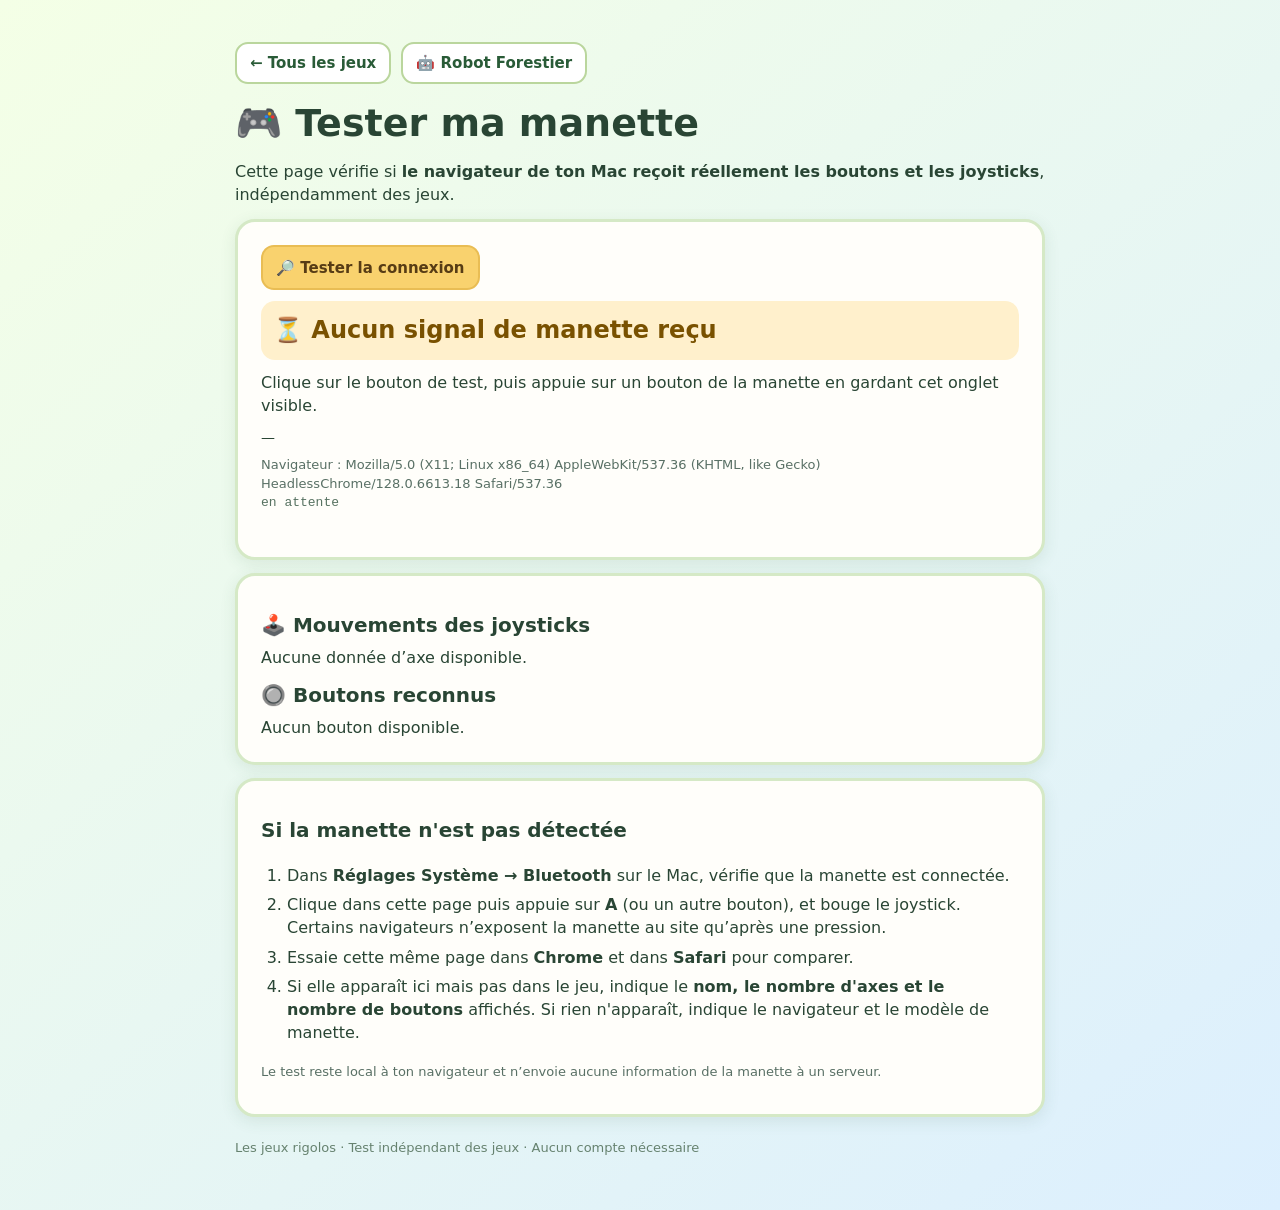
<file: site/manette/index.html>
<!doctype html>
<html lang="fr"><head>
<meta charset="utf-8"><meta name="viewport" content="width=device-width,initial-scale=1,viewport-fit=cover">
<title>Tester ma manette — Les jeux rigolos</title>
<meta name="theme-color" content="#e4f7d8">
<style>
*{box-sizing:border-box}body{margin:0;background:linear-gradient(140deg,#f4ffe6,#dceffe);font:16px/1.45 system-ui,-apple-system,BlinkMacSystemFont,sans-serif;color:#294534}
main{max-width:870px;margin:auto;padding:clamp(12px,3vw,30px)}
h1{margin:0;font-size:clamp(27px,5vw,38px)}p{margin:9px 0}h2{margin:12px 0 6px;font-size:20px}
nav{display:flex;flex-wrap:wrap;gap:10px;margin:12px 0}
a,button{display:inline-block;padding:10px 13px;border:2px solid #bad69d;border-radius:13px;background:#fff;color:#295b37;font:800 15px system-ui;text-decoration:none;cursor:pointer}
button{background:#f9d26e;color:#573c15;border-color:#e9bd54;min-height:49px}
.card{border:3px solid #d5e9c6;border-radius:20px;padding:clamp(14px,2.6vw,23px);background:#fffefa;margin:13px 0;box-shadow:0 4px 16px #3b66421c}
#status{font-size:clamp(18px,3vw,24px);font-weight:900;padding:12px;border-radius:14px;background:#f1f4ee;margin:11px 0}
#status.good{background:#e2f9d4;color:#2a7136}#status.warn{background:#fff0cc;color:#795100}
#status.bad{background:#ffe6e6;color:#983333}
#eventlog{font:13px/1.45 ui-monospace,Menlo,monospace;white-space:pre-wrap;color:#577261;min-height:40px}
.small{font-size:13px;color:#597065}#meta{font-size:14px;overflow-wrap:anywhere}
.boxes{display:grid;grid-template-columns:repeat(auto-fit,minmax(170px,1fr));gap:12px}
.axis{background:#eff6f2;border-radius:12px;padding:11px}
.axis .bar{background:#d2e5d8;border-radius:7px;position:relative;height:15px;margin:9px 0;overflow:hidden}
.axis .center{height:100%;width:3px;background:#789885;position:absolute;left:50%;top:0;z-index:1}
.axis .level{height:100%;position:absolute;background:#3880ba;left:50%;width:0;top:0}
.axis .value{font:800 14px ui-monospace,Menlo,monospace}
#buttons{display:flex;flex-wrap:wrap;gap:6px}
.gbutton{border:2px solid #c4d9c3;padding:8px 10px;border-radius:10px;background:#eff4eb;font:800 14px system-ui;min-width:55px}
.gbutton.pressed{background:#f8c768;border-color:#e9a332;color:#5e4010;transform:scale(1.045)}
#test{min-height:45px;font-size:15px;font-weight:850}
ol{padding-left:26px}li{padding:3px 0}footer{color:#66826f;font-size:13px;margin:22px 0}
</style></head><body><main>
<nav><a href="../">← Tous les jeux</a><a href="../foret-2d/">🤖 Robot Forestier</a></nav>
<h1>🎮 Tester ma manette</h1>
<p>Cette page vérifie si <strong>le navigateur de ton Mac reçoit réellement les boutons et les joysticks</strong>, indépendamment des jeux.</p>
<div class="card">
  <button id="test" type="button">🔎 Tester la connexion</button>
  <div id="status" role="status" aria-live="polite">Vérification de la manette…</div>
  <div id="hint">Clique sur « Tester la connexion » puis appuie sur A ou déplace un joystick de la manette.</div>
  <p id="meta">—</p>
  <div class="small" id="browser"></div>
  <div class="small" id="eventlog">En attente d’une manette…</div>
</div>
<div class="card">
<h2>🕹️ Mouvements des joysticks</h2>
<div class="boxes" id="axes">Aucune donnée d’axe disponible.</div>
<h2>🔘 Boutons reconnus</h2>
<div id="buttons">Aucun bouton disponible.</div>
</div>
<div class="card">
<h2>Si la manette n'est pas détectée</h2>
<ol>
<li>Dans <strong>Réglages Système → Bluetooth</strong> sur le Mac, vérifie que la manette est connectée.</li>
<li>Clique dans cette page puis appuie sur <strong>A</strong> (ou un autre bouton), et bouge le joystick. Certains navigateurs n’exposent la manette au site qu’après une pression.</li>
<li>Essaie cette même page dans <strong>Chrome</strong> et dans <strong>Safari</strong> pour comparer.</li>
<li>Si elle apparaît ici mais pas dans le jeu, indique le <strong>nom, le nombre d'axes et le nombre de boutons</strong> affichés. Si rien n'apparaît, indique le navigateur et le modèle de manette.</li>
</ol>
<p class="small">Le test reste local à ton navigateur et n’envoie aucune information de la manette à un serveur.</p>
</div>
<footer>Les jeux rigolos · Test indépendant des jeux · Aucun compte nécessaire</footer>
</main>
<script>
(()=>{
"use strict";
const byId=id=>document.getElementById(id), status=byId('status'),hint=byId('hint'),meta=byId('meta'),axes=byId('axes'),buttons=byId('buttons'),log=byId('eventlog');
const eventPads=new Map();let lastStatus='',lastMeta='',lastEvent='en attente';
const getAPI=()=>navigator.getGamepads||navigator.webkitGetGamepads;
byId('browser').textContent='Navigateur : '+navigator.userAgent;
function updateStatus(kind,label,tip){
 if(lastStatus!==kind+'|'+label){lastStatus=kind+'|'+label;status.className=kind;status.textContent=label;}
 if(hint.textContent!==tip)hint.textContent=tip;
}
function padFromAPI(){
 try{
  const fn=getAPI();
  if(typeof fn!=='function')return null;
  const pads=fn.call(navigator)||[];
  return Array.from(pads).find(x=>x&&x.connected!==false)||null;
 }catch(e){lastEvent='Lecture impossible : '+(e?.name||'erreur')+' '+(e?.message||'');return null;}
}
function findPad(){return padFromAPI()||[...eventPads.values()].find(x=>x&&x.connected!==false)||null;}
window.addEventListener('gamepadconnected',e=>{
 if(e.gamepad){eventPads.set(e.gamepad.index,e.gamepad);lastEvent='Événement « gamepadconnected » reçu.';}
});
window.addEventListener('gamepaddisconnected',e=>{
 if(e.gamepad){eventPads.delete(e.gamepad.index);lastEvent='Événement « gamepaddisconnected » reçu.';}
});
function renderPad(pad){
 const info=(pad.id||'Manette sans nom')+' | mapping : '+(pad.mapping||'non standard')+' | '+(pad.axes?.length||0)+' axes | '+(pad.buttons?.length||0)+' boutons';
 if(lastMeta!==info){lastMeta=info;meta.textContent=info;
  axes.innerHTML='';
  (pad.axes||[]).forEach((_,i)=>{const box=document.createElement('div');box.className='axis';box.innerHTML='<strong>Axe '+i+'</strong><div class="bar"><span class="center"></span><span class="level"></span></div><span class="value">0.00</span>';axes.appendChild(box);});
  if(!pad.axes?.length)axes.textContent='Aucun axe détecté.';
  buttons.innerHTML='';
  (pad.buttons||[]).forEach((_,i)=>{const b=document.createElement('span');b.className='gbutton';b.textContent=i;buttons.appendChild(b);});
  if(!pad.buttons?.length)buttons.textContent='Aucun bouton détecté.';
 }
 [...axes.querySelectorAll('.axis')].forEach((box,i)=>{
  const v=Math.max(-1,Math.min(1,Number(pad.axes?.[i]||0)));
  box.querySelector('.value').textContent=v.toFixed(2);
  const level=box.querySelector('.level');level.style.left=(v<0?50+v*50:50)+'%';level.style.width=(Math.abs(v)*50)+'%';
 });
 [...buttons.querySelectorAll('.gbutton')].forEach((b,i)=>{
  const pressed=!!(pad.buttons?.[i]?.pressed||pad.buttons?.[i]?.value>.55);
  b.classList.toggle('pressed',pressed);
  b.textContent=(i===0?'A / 0':i===1?'B / 1':i===2?'X / 2':i===3?'Y / 3':String(i))+(pressed?' ●':'');
 });
}
function tick(){
 const pad=findPad();
 log.textContent=lastEvent;
 if(pad){
  updateStatus('good','✅ Manette détectée !','Appuie sur les boutons et bouge les joysticks : les valeurs ci-dessous doivent bouger en direct.');
  renderPad(pad);
 }else if(typeof getAPI()!=='function'){
  updateStatus('bad','❌ Ce navigateur n’expose pas l’API Gamepad.','Essaie un autre navigateur récent (Safari ou Chrome), puis recharge cette page.');
 }else{
  updateStatus('warn','⏳ Aucun signal de manette reçu','Clique sur le bouton de test, puis appuie sur un bouton de la manette en gardant cet onglet visible.');
 }
 requestAnimationFrame(tick);
}
byId('test').addEventListener('click',()=>{lastEvent='Test lancé après clic dans la page…';byId('test').focus();});
window.addEventListener('focus',()=>{lastEvent='Fenêtre active : appuie maintenant sur A.';});
requestAnimationFrame(tick);
})();
</script></body></html>
</file>
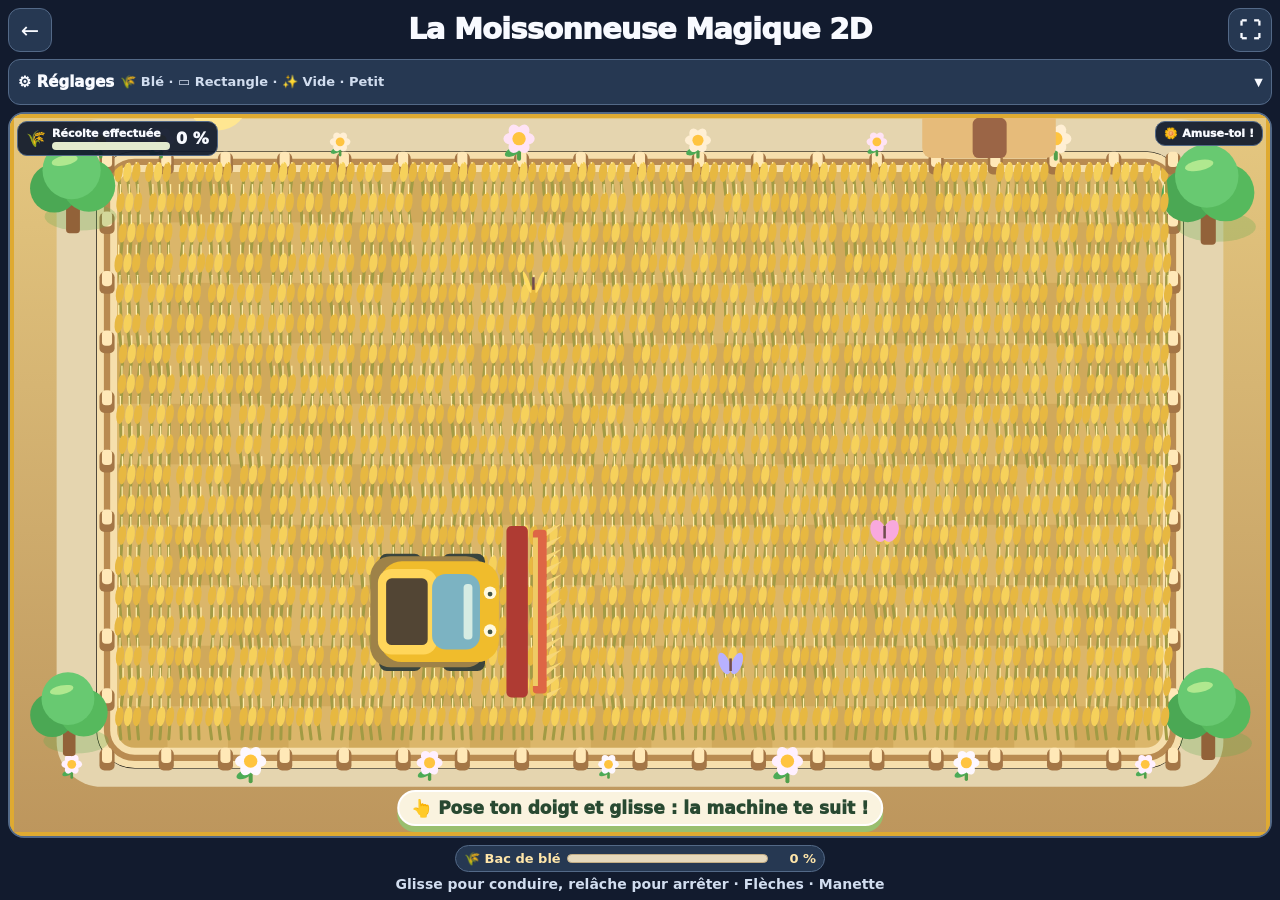
<file: site/moisson-2d/index.html>
<!doctype html>
<html lang="fr">
<head>
  <meta charset="utf-8">
  <meta name="viewport" content="width=device-width, initial-scale=1, viewport-fit=cover">
  <meta name="theme-color" content="#121b2e">
  <title>La Moissonneuse Magique 2D 🌾</title>
  <style>
    :root { --ink:#284931; --green:#58b46f; --mint:#e7f7d6; --yellow:#ffde65; }
    * { box-sizing: border-box; }
    html, body { margin:0; min-height:100%; font-family:ui-rounded, "Trebuchet MS", system-ui, sans-serif; color:var(--ink); }
    body { background: radial-gradient(circle at 12% 8%, #fff9d2, transparent 31%), linear-gradient(160deg, #e6f8ff 0%, #f6fae8 58%, #d8f1db 100%); }
    h1 { margin:0; line-height:1.05; font-size:clamp(24px,4vw,36px); font-weight:1000; letter-spacing:-.8px; }
    .actions { display:flex; align-items:center; flex-wrap:wrap; gap:8px; }
    button { border:0; cursor:pointer; font:inherit; font-weight:900; touch-action: manipulation; }
    button:focus-visible, canvas:focus-visible { outline:4px solid #dfaa31; outline-offset:3px; }
    .action { min-height:45px; padding:10px 15px; background:white; color:#315b40; border:2px solid #d5e6be; border-radius:17px; box-shadow:0 3px 0 #d5e6be; }
    .action:active { transform:translateY(2px); box-shadow:0 1px 0 #d5e6be; }
    .game-wrap { position:relative; overflow:hidden; border:6px solid white; border-radius:30px; background:#d5b465; box-shadow: 0 12px 0 #b7d9ad, 0 23px 34px #365c3130; isolation:isolate; }
    canvas { display:block; width:100%; aspect-ratio:1000/600; touch-action:none; cursor:crosshair; user-select:none; }
    .hud {position:absolute; left:18px; top:16px; right:18px; display:flex; gap:14px; align-items:center; pointer-events:none;}
    .progress-box { display:flex; align-items:center; gap:12px; padding:10px 14px; border:3px solid #ffffffcb; border-radius:20px; background:#fffaf2ef; box-shadow:0 5px 12px #3a7b3634; max-width:355px; min-width:200px; }
    .progress-emoji {font-size:28px; line-height:1;}
    .progress-name {display:block; font-weight:950; font-size:13px; margin-bottom:5px;}
    .track { width:220px; max-width:28vw; height:15px; background:#e3ebce; border-radius:30px; overflow:hidden; border:2px solid #cadbb8; }
    .bar { width:0%; height:100%; border-radius:30px; background:linear-gradient(90deg, #d9a53a, #ffda60); transition:width .2s linear; }
    .pct {font-weight:1000; font-size:19px; white-space:nowrap; min-width:46px; text-align:right;}
    .tip { margin-left:auto; display:flex; align-items:center; gap:6px; padding:10px 14px; border:3px solid #ffffffca; border-radius:18px; background:#fffae6ee; font-weight:950; font-size:clamp(12px,1.5vw,16px); color:#517e3f; box-shadow:0 3px 8px #367b3228; }
    .message { position:absolute; bottom:30px; left:50%; transform:translateX(-50%); font-size:clamp(15px,2.5vw,24px); font-weight:1000; background:#fffbebeb; border:4px solid #fff; padding:10px 22px; border-radius:25px; white-space:nowrap; pointer-events:none; box-shadow:0 6px 0 #99bf6f; transition:opacity .5s; }
    .overlay {position:absolute; inset:0; display:none; align-items:center; justify-content:center; padding:15px; background:#407b49ac; backdrop-filter:blur(3px); text-align:center;}
    .overlay.show { display:flex; }
    .victory {width:min(480px,95%); border:6px solid #fff; border-radius:32px; background:linear-gradient(180deg,#fffbdc,#e9ffec); padding:24px 24px 28px; box-shadow:0 10px 0 #a4d08d,0 22px 38px #16491f60; animation:pop .5s cubic-bezier(.2,1.6,.5,1) both;}
    .victory .trophy {font-size:62px;}
    .victory h2 {font-size:clamp(27px,5vw,42px); line-height:1.1; margin:5px 0 5px;}
    .victory p {font-size:clamp(15px,2.5vw,20px); margin:0 0 18px; font-weight:800;}
    .again {background:#ffcb4d; color:#5d4b1a; padding:15px 28px; border:4px solid #fff; border-radius:25px; font-size:23px; box-shadow:0 6px 0 #e7a939;}
    .again:active {transform:translateY(3px);box-shadow:0 3px 0 #e7a939;}
    @keyframes pop {0%{transform:scale(.65);opacity:0}100%{transform:scale(1);opacity:1}}
    .vehicle-selector{display:flex;gap:10px;margin:0 0 14px;}
    .vehicle-select{min-width:0;flex:1;min-height:63px;border:3px solid #d2e5b8;background:#fffaf1;color:#3f6737;border-radius:19px;display:flex;align-items:center;justify-content:center;gap:9px;font-size:clamp(13px,2.6vw,18px);box-shadow:0 4px 0 #dbe8c3;}
    .vehicle-select .emoji{font-size:27px;}
    @media(max-width:650px){.vehicle-select{font-size:11px;line-height:1.2;gap:4px;padding:7px 3px;flex-direction:column;text-align:center}.vehicle-select .emoji{font-size:25px}}
    .vehicle-select.active{border-color:#57ad52;background:#e1f6d7;box-shadow:0 3px 0 #9fd78e;}
    @media(max-width:650px){.vehicle-select{min-height:52px;padding:6px;gap:4px}.vehicle-select .emoji{font-size:22px}}

    .garden-selector{display:grid;grid-template-columns:repeat(4,minmax(0,1fr));gap:8px;margin:0 0 13px;}
    .garden-select{min-height:50px;padding:6px 8px;background:#fffef5;color:#3c6436;border:2px solid #cfe5b5;border-radius:15px;font-size:clamp(12px,2.2vw,15px);font-weight:900;}
    .garden-select.active{background:#e3f6d6;border-color:#54b04d;box-shadow:inset 0 0 0 1px #54b04d;}
    .garden-heading{font-size:13px;font-weight:900;color:#64816d;margin:0 0 5px;}
    .bin-hud{display:flex;align-items:center;gap:10px;background:#fff4cf;border:2px solid #e8c986;border-radius:15px;padding:8px 12px;margin:0 0 12px;font-weight:900;color:#725323;flex-wrap:wrap}
    .bin-track{height:14px;flex:1;min-width:85px;border-radius:15px;overflow:hidden;background:#e6d9bd;border:1px solid #c5ae85}
    .bin-fill{width:0%;height:100%;background:linear-gradient(90deg,#c48b30,#f7ce54);transition:width .12s linear}
    .bin-value{min-width:42px;text-align:right}
    .size-selector{display:grid;grid-template-columns:repeat(3,minmax(0,1fr));gap:8px;margin:0 0 13px}
    .size-select{min-height:45px;padding:8px 4px;background:#fffef5;color:#3c6436;border:2px solid #cfe5b5;border-radius:15px;font-weight:900;font-size:clamp(12px,2.3vw,15px)}
    .size-select.active{background:#e3f6d6;border-color:#54b04d;box-shadow:inset 0 0 0 1px #54b04d}
    @media(max-width:650px){.size-select{min-height:41px;font-size:12px}}
    @media(max-width:650px){.garden-selector{grid-template-columns:repeat(2,minmax(0,1fr));gap:5px}.garden-select{min-height:41px;padding:5px 2px;font-size:12px}.garden-heading{margin-left:6px}}
    @media (max-width:650px){
    }
    @media (prefers-reduced-motion:reduce) { *, *::before, *::after {animation:none!important; transition:none!important;} }
  
    .garden-selector{grid-template-columns:repeat(4,minmax(0,1fr));}
    .garden-select{min-width:0;}
    .obstacle-selector{display:grid;grid-template-columns:repeat(2,minmax(0,1fr));gap:8px;margin:0 0 12px}
    .obstacle-select{min-height:49px;padding:9px 12px;border:2px solid #cfe5b5;background:#fffef5;border-radius:15px;color:#3c6436;font-size:clamp(12px,2.3vw,15px)}
    .obstacle-select.active{background:#e3f6d6;border-color:#54b04d;box-shadow:inset 0 0 0 1px #54b04d}
    #shape-name{font-size:14px;color:#497a45;margin:1px 0 9px}
    @media(max-width:650px){.garden-selector{grid-template-columns:repeat(2,minmax(0,1fr));gap:7px}.garden-select{min-height:47px}}
    
    /* Réglages repliables ancrés au bord supérieur du jeu : le panneau défile en interne. */
    .game-settings{position:sticky;top:0;top:env(safe-area-inset-top,0px);z-index:20;margin:7px 0 10px;border:3px solid #cee5b7;border-radius:18px;background:#fffef2;box-shadow:0 3px 0 #cfdfc1}
    .game-settings>summary{display:flex;align-items:center;flex-wrap:wrap;gap:6px 16px;padding:12px 15px;cursor:pointer;list-style:none;user-select:none;-webkit-user-select:none;touch-action:manipulation}
    .game-settings>summary::-webkit-details-marker{display:none}
    .game-settings>summary::after{content:'▾';font-size:21px;margin-left:auto;color:#477541;font-weight:1000}
    .game-settings[open]>summary::after{content:'▴'}
    .settings-title{font-size:clamp(16px,2.4vw,20px);font-weight:1000;color:#355f38;line-height:1.2}
    .settings-current{font-size:clamp(12px,1.9vw,14px);color:#56765b;font-weight:850;line-height:1.4;min-width:0;flex:1 1 210px}
    .settings-body{position:absolute;top:calc(100% + 6px);left:-3px;right:-3px;z-index:25;padding:14px 14px 9px;background:linear-gradient(180deg,#fffff7,#f0fbeb);border:3px solid #cce4b8;border-radius:16px;box-shadow:0 15px 35px #315e3970;max-height:68vh;max-height:min(68dvh,540px);overflow-y:auto;overscroll-behavior:contain;-webkit-overflow-scrolling:touch}
    .settings-body .garden-heading{font-size:14px;margin:8px 0 6px}
    .settings-body .vehicle-selector{margin-bottom:12px}
    .settings-body .vehicle-select{min-height:54px}
    .settings-body .garden-select{min-height:49px}
    .settings-body .size-select{min-height:48px}
    .settings-actions{position:sticky;bottom:-9px;z-index:2;display:grid;grid-template-columns:repeat(2,minmax(0,1fr));gap:9px;align-items:center;background:linear-gradient(180deg,#f0fbebd9,#f0fbeb);padding:11px 1px 8px;margin-top:10px}
    .settings-actions .actions{grid-column:1 / -1;display:grid;grid-template-columns:repeat(2,minmax(0,1fr));gap:8px;width:100%}
    .settings-actions .action{width:100%;box-shadow:none;min-height:46px}
    .settings-close{grid-column:1 / -1;display:block;width:100%;min-height:50px;border:3px solid #ffffff;border-radius:15px;background:#63b96e;color:white;font-size:clamp(15px,2vw,18px);box-shadow:0 3px #418b50;font-weight:950}
    .settings-close:active{transform:translateY(2px);box-shadow:0 1px #418b50}
    @media(max-width:600px){.game-settings>summary{padding:9px 12px;gap:3px 8px}.settings-current{flex:1 1 100%;order:2}.game-settings>summary::after{order:1}.settings-body{max-height:73vh;max-height:min(73dvh,520px);padding:10px 10px 7px}.settings-body .garden-selector{gap:6px}.settings-body .vehicle-selector{gap:6px}}

    .gamepad-help{margin:10px 0 3px;padding:9px 12px;background:#f0f8e7;border:2px solid #d3e8bc;border-radius:14px;color:#467354;font-size:clamp(12px,1.8vw,14px);font-weight:850;line-height:1.4}
    </style>
  <link rel="stylesheet" href="../game-screen.css">
</head>
<body>
<main class="layout">
  <header class="topbar">
    <a class="screen-action" href="../" aria-label="Retour aux jeux" title="Retour aux jeux">←</a>
    <h1>La Moissonneuse Magique 2D</h1>
    <button class="screen-action" id="fullscreen" type="button" aria-label="Activer le plein écran" title="Activer le plein écran" aria-pressed="false">⛶</button>
  </header>
  <details class="game-settings" id="game-settings">
    <summary><span class="settings-title">⚙️ Réglages</span><span class="settings-current" id="settings-current">🌾 Blé · ▭ Rectangle · ✨ Vide · 🌱 Petit</span></summary>
    <div class="settings-body">
      <p class="garden-heading">🚜 Choisis ta machine :</p>
  <div class="vehicle-selector" role="group" aria-label="Choisir une machine agricole">
    <button class="vehicle-select active" data-machine="wheat" type="button" aria-pressed="true"><span class="emoji">🌾</span> Moissonneuse-batteuse</button>
    <button class="vehicle-select" data-machine="corn" type="button" aria-pressed="false"><span class="emoji">🌽</span> Récolteuse à maïs</button>
    <button class="vehicle-select" data-machine="beet" type="button" aria-pressed="false"><span class="emoji">🥬</span> Arracheuse à betteraves</button>
  </div>
  <p class="garden-heading" id="crop-label">🌾 Récolte : blé</p>
  <p class="garden-heading">🔷 Quelle forme reconnais-tu ?</p>
  <div class="garden-selector" role="group" aria-label="Choisir une forme de terrain">
    <button class="garden-select" type="button" data-garden="carre" aria-pressed="false">🟩 Carré</button>
    <button class="garden-select active" type="button" data-garden="rectangle" aria-pressed="true">▭ Rectangle</button>
    <button class="garden-select" type="button" data-garden="triangle" aria-pressed="false">🔺 Triangle</button>
    <button class="garden-select" type="button" data-garden="rond" aria-pressed="false">🔵 Rond</button>
    <button class="garden-select" type="button" data-garden="ovale" aria-pressed="false">🥚 Ovale</button>
    <button class="garden-select" type="button" data-garden="hexagone" aria-pressed="false">⬡ Hexagone</button>
    <button class="garden-select" type="button" data-garden="octogone" aria-pressed="false">🛑 Octogone</button>
    <button class="garden-select" type="button" data-garden="losange" aria-pressed="false">🔶 Losange</button>
  </div>
  <p class="garden-heading">🌳 Des obstacles dans le terrain ?</p>
  <div class="obstacle-selector" role="group" aria-label="Choisir les obstacles">
  <button type="button" class="obstacle-select active" data-obstacles="empty" aria-pressed="true">✨ Terrain vide</button>
  <button type="button" class="obstacle-select" data-obstacles="with" aria-pressed="false">🌳 Avec obstacles</button></div>
  <p class="garden-heading" id="shape-name">▭ Rectangle</p>
  <p class="garden-heading">📏 Taille du champ :</p>
  <div class="size-selector" role="group" aria-label="Choisir la taille du champ">
    <button class="size-select active" data-size="small" type="button" aria-pressed="true">🌱 Petit</button>
    <button class="size-select" data-size="medium" type="button" aria-pressed="false">🌿 Moyen</button>
    <button class="size-select" data-size="large" type="button" aria-pressed="false">🌳 Grand</button>
  </div>

      <div class="gamepad-help" id="gamepad-help" role="status" aria-live="polite">🎮 Manette : associe-la à la tablette puis appuie sur A pour l’activer.</div>
      <p class="pad-test-link"><a href="../manette/">Tester ma manette</a></p>
      <div class="settings-actions">
        <div class="actions"><button class="action" id="sound" aria-label="Activer ou désactiver le son">🔊 Son</button><button class="action" id="restart">↻ Recommencer</button></div>
        <button class="settings-close" id="settings-close" type="button">✅ Jouer ! Fermer les réglages</button>
      </div>
    </div>
  </details>
  <div class="game-wrap">
    <canvas id="garden" width="1000" height="600" tabindex="0" aria-label="Champ à récolter. Garde le doigt sur l’écran et glisse pour conduire, relâche pour arrêter. Flèches et manette compatibles."></canvas>
    <div class="hud"><div class="progress-box"><div class="progress-emoji">🌾</div><div><span class="progress-name">Récolte effectuée</span><div class="track"><div class="bar" id="bar"></div></div></div><span class="pct" id="pct">0 %</span></div><div class="tip" id="status">🌼 Amuse-toi !</div></div>
    <div class="message" id="message">👆 Pose ton doigt et glisse : la machine te suit !</div>
    <div class="overlay" id="overlay" role="dialog" aria-label="Bravo, le champ est récolté !"><div class="victory"><div class="trophy">🏆🌼</div><h2>Bravo, champion !</h2><p>Toute la récolte est terminée ! ✨</p><button class="again" id="again">🌾 Champ suivant !</button></div></div>
  </div>
  <footer class="screen-footer">
    <div class="bin-hud" role="group" aria-label="Remplissage du bac de récolte">
      <span id="bin-label">🌾 Bac de blé</span><div class="bin-track"><div id="bin-fill" class="bin-fill"></div></div><span class="bin-value" id="bin-value">0 %</span>
    </div>
    <p class="control-hint">Glisse pour conduire, relâche pour arrêter · Flèches · Manette</p>
    <p id="fullscreen-note" role="status" hidden>Le jeu occupe tout l’espace disponible sur cet appareil.</p>
  </footer>
</main>
<script src="../game-screen.js"></script>
<script>
(() => {
  'use strict';
  const canvas=document.getElementById('garden');
  const ctx=canvas.getContext('2d');
  if(!ctx){document.getElementById('message').textContent='Ce navigateur ne permet pas le jeu.';return;}
  const W=1000,H=600, field={l:77,t:65,r:923,b:538};
  const ui={bar:document.getElementById('bar'),pct:document.getElementById('pct'),msg:document.getElementById('message'),overlay:document.getElementById('overlay'),status:document.getElementById('status'),sound:document.getElementById('sound')};
  const keys=new Set();
  const binBar=document.getElementById('bin-fill'),binValue=document.getElementById('bin-value'),binLabel=document.getElementById('bin-label');
  let binTarget=0,binLevel=0,harvestAnimUntil=0;
  let vehicleType='wheat', gardenId='rectangle', terrainScale=1, obstaclesEnabled=false;
   const crops={wheat:{name:'blé'},corn:{name:'maïs'},beet:{name:'betteraves'}};
  const terrainSizes={small:1,medium:1.5,large:2},terrainLabels={small:'Petit',medium:'Moyen',large:'Grand'};
  const camera={x:W/2,y:H/2};
  const viewport=createGameViewport(canvas,W,H);
  const settings=document.getElementById('game-settings');

  const gardens={
    carre:{name:'Carré',emoji:'🟩'},
    rectangle:{name:'Rectangle',emoji:'▭'},
    triangle:{name:'Triangle',emoji:'🔺'},
    rond:{name:'Rond',emoji:'🔵'},
    ovale:{name:'Ovale',emoji:'🥚'},
    hexagone:{name:'Hexagone',emoji:'⬡'},
    octogone:{name:'Octogone',emoji:'🛑'},
    losange:{name:'Losange',emoji:'🔶'}
  };
  function gardenPolygon(){
    if(gardenId==='carre')return [[290,91],[710,91],[710,511],[290,511]];
    if(gardenId==='rectangle')return [[field.l,field.t],[field.r,field.t],[field.r,field.b],[field.l,field.b]];
    if(gardenId==='triangle')return [[500,87],[860,518],[140,518]];
    if(gardenId==='losange')return [[500,80],[850,301],[500,522],[150,301]];
    const n=gardenId==='hexagone'?6:gardenId==='octogone'?8:64;
    const rx=gardenId==='rond'?218:gardenId==='ovale'?400:gardenId==='hexagone'?234:242;
    const ry=gardenId==='rond'?218:gardenId==='ovale'?220:gardenId==='hexagone'?220:220;
    const poly=[];
    for(let i=0;i<n;i++){let a=-Math.PI/2+i*2*Math.PI/n;poly.push([500+rx*Math.cos(a),301+ry*Math.sin(a)]);}
    return poly;
  }
  function insideGarden(x,y,pad=0){
    const polygon=gardenPolygon();
    for(let i=0;i<polygon.length;i++){
      const [ax,ay]=polygon[i], [bx,by]=polygon[(i+1)%polygon.length], dx=bx-ax,dy=by-ay;
      if((dx*(y-ay)-dy*(x-ax))/Math.hypot(dx,dy)<pad-1e-7)return false;
    }
    return true;
  }
  const possibleObstacles=[
    {x:420,y:267,r:36,kind:'tree'},
    {x:622,y:362,r:30,kind:'rock'},
    {x:511,y:416,r:30,kind:'bush'}
  ];
  function activeObstacles(){
    if(!obstaclesEnabled)return [];
    return possibleObstacles.filter(o=>insideGarden(o.x,o.y,o.r/terrainScale+12/terrainScale));
  }
  function obstacleAt(x,y,extra=0){
    return activeObstacles().some(o=>Math.hypot(o.x-x,o.y-y)<o.r/terrainScale+extra);
  }
  function gardenPath(){
    const poly=gardenPolygon();
    ctx.beginPath();ctx.moveTo(poly[0][0],poly[0][1]);
    for(let i=1;i<poly.length;i++)ctx.lineTo(poly[i][0],poly[i][1]);
    ctx.closePath();
  }
  function spawnPoint(){
    const candidates=[[350,422],[378,410],[430,415],[500,400],[420,337],[500,320],[500,301],[580,350],[500,245]];
    for(const [x,y] of candidates)if(driveable(x,y))return{x,y,angle:Math.PI/2,bounce:0,speed:0};
    return{x:500,y:301,angle:Math.PI/2,bounce:0,speed:0};
  }
  function drawShapeFence(){
    ctx.save();
    gardenPath();ctx.strokeStyle='#f6dfac';ctx.lineWidth=16;ctx.lineJoin='round';ctx.stroke();
    gardenPath();ctx.strokeStyle='#b98b51';ctx.lineWidth=5;ctx.stroke();
    const poly=gardenPolygon();
    for(let i=0;i<poly.length;i++){
      const [ax,ay]=poly[i],[bx,by]=poly[(i+1)%poly.length],length=Math.hypot(bx-ax,by-ay);
      if(length<1)continue;
      const parts=Math.max(1,Math.ceil(length/48));
      for(let j=0;j<parts;j++){
        const t=j/parts,x=ax+(bx-ax)*t,y=ay+(by-ay)*t;
        ctx.fillStyle='#a47646';ctx.beginPath();ctx.roundRect(x-6,y-7,12,17,4);ctx.fill();
        ctx.fillStyle='#ffe8b7';ctx.beginPath();ctx.roundRect(x-4,y-8,8,12,3);ctx.fill();
      }
    }
    ctx.restore();
  }
  function driveable(x,y){
    const safety=(vehicleType==='beet'?40:34)/terrainScale;
    return insideGarden(x,y,safety)&&!obstacleAt(x,y,safety);
  }
  function gardenPath(){
    ctx.beginPath();
    if(gardens[gardenId].shape==='round'){ctx.ellipse(500,301,423,236,0,0,Math.PI*2);}
    else if(gardens[gardenId].shape==='L'){
      ctx.moveTo(field.l,field.t);ctx.lineTo(570,field.t);ctx.lineTo(570,299);
      ctx.lineTo(field.r,299);ctx.lineTo(field.r,field.b);ctx.lineTo(field.l,field.b);ctx.closePath();
    }else ctx.roundRect(field.l,field.t,field.r-field.l,field.b-field.t,22);
  }

  let cells=[], mower, particles=[], animations=[], target=null, dragged=false, pointerId=null, touchPos=null, won=false, progress=0, last=0, clock=0, soundOn=true, audio=null, noteAt=0, helpHidden=false, connected=false;
  let randSeed=591;
  const rand=()=>{randSeed=(Math.imul(randSeed,1664525)+1013904223)>>>0;return randSeed/4294967296;};
  const clamp=(v,min,max)=>Math.max(min,Math.min(max,v));
  const rounded=(x,y,w,h,r)=>{ctx.beginPath();ctx.roundRect(x,y,w,h,r);};
  function tone(freq=660, duration=.13, volume=.035, delay=0){
    if(!soundOn)return;
    try {if(!audio)audio=new (window.AudioContext||window.webkitAudioContext)(); if(audio.state==='suspended')audio.resume();
      const t=audio.currentTime+delay, oscillator=audio.createOscillator(), gain=audio.createGain();
      oscillator.type='sine'; oscillator.frequency.setValueAtTime(freq,t); oscillator.frequency.exponentialRampToValueAtTime(freq*1.10,t+duration);
      gain.gain.setValueAtTime(.001,t);gain.gain.exponentialRampToValueAtTime(volume,t+.015);gain.gain.exponentialRampToValueAtTime(.001,t+duration);
      oscillator.connect(gain);gain.connect(audio.destination);oscillator.start(t);oscillator.stop(t+duration+.03);
    }catch(e){}
  }
  function flower(x,y,scale=1,shade=0){
    ctx.save();ctx.translate(x,y);ctx.scale(scale,scale);
    ctx.strokeStyle='#519f4a';ctx.lineWidth=3;ctx.lineCap='round';
    ctx.beginPath();ctx.moveTo(0,8);ctx.lineTo(0,-3);ctx.stroke();
    ctx.fillStyle='#4cab56';ctx.beginPath();ctx.ellipse(-5,3,6,3,-.4,0,Math.PI*2);ctx.fill();
    for(let p=0;p<6;p++){let a=p*Math.PI/3;ctx.fillStyle=['#fff0ff','#ffe3f5','#fdf8ff','#ffefd4'][shade%4];ctx.beginPath();ctx.ellipse(Math.cos(a)*6,Math.sin(a)*6-7,5.7,4.5,a,0,Math.PI*2);ctx.fill();}
    ctx.fillStyle='#ffc43f';ctx.beginPath();ctx.arc(0,-7,5,0,Math.PI*2);ctx.fill();ctx.restore();
  }
  function tree(x,y,scale){
    ctx.save();ctx.translate(x,y);ctx.scale(scale,scale);
    ctx.fillStyle='#5caa4c44';ctx.beginPath();ctx.ellipse(11,19,52,20,0,0,Math.PI*2);ctx.fill();
    ctx.fillStyle='#926239';rounded(-10,0,20,43,5);ctx.fill();
    for(const [dx,dy,r,col] of [[-27,-22,35,'#4ba854'],[23,-26,38,'#56b95d'],[-2,-48,42,'#68c971']]){ctx.fillStyle=col;ctx.beginPath();ctx.arc(dx,dy,r,0,Math.PI*2);ctx.fill();}
    ctx.fillStyle='#b0e88f';ctx.beginPath();ctx.ellipse(-12,-62,19,7,-.2,0,Math.PI*2);ctx.fill();ctx.restore();
  }

  function updateSettingsSummary(){
    const machineName={wheat:'🌾 Blé',corn:'🌽 Maïs',beet:'🥬 Betteraves'}[vehicleType];
    const sizeKey=Object.keys(terrainSizes).find(k=>terrainSizes[k]===terrainScale)||'small';
    document.getElementById('settings-current').textContent=machineName+' · '+gardens[gardenId].emoji+' '+gardens[gardenId].name+' · '+(obstaclesEnabled?'🌳 Obstacles':'✨ Vide')+' · '+terrainLabels[sizeKey];
  }
  function reset(){
    randSeed=591;
    cells=[];
    const stride=24/terrainScale;
    for(let y=field.t+18/terrainScale;y<field.b-9/terrainScale;y+=stride){for(let x=field.l+18/terrainScale;x<field.r-9/terrainScale;x+=stride){
      if(!insideGarden(x,y,9/terrainScale)||obstacleAt(x,y,18/terrainScale))continue;
      cells.push({x,y,cut:false,tilt:rand()*6.283,variant:rand(),wiggle:rand()*2});
    }}
    mower=spawnPoint();
    updateSettingsSummary();
    particles=[];animations=[];target=null;dragged=false;pointerId=null;touchPos=null;won=false;progress=0;clock=0;last=0;noteAt=0;helpHidden=false;
    binTarget=0;binLevel=0;harvestAnimUntil=0;binBar.style.width='0%';binValue.textContent='0 %';
    ui.overlay.classList.remove('show');ui.msg.style.opacity='1';ui.status.textContent='🌼 Amuse-toi !';
    ui.bar.style.width='0%';ui.pct.textContent='0 %';
    // Le champ commence intact.
    updateProgress();
    viewport.follow(ctx,camera,mower,terrainScale,1);
    if(!settings.open)canvas.focus({preventScroll:true});
  }
  function updateProgress(){
    let cut=0;for(const c of cells)if(c.cut)cut++;
    // 100 % est réservé à la toute dernière touffe.
    progress=cut===cells.length?100:Math.min(99,Math.round(cut/cells.length*100));
    binTarget=cells.length?cut/cells.length:0;
    ui.bar.style.width=progress+'%';ui.pct.textContent=progress+' %';
    if(cut===cells.length&&!won){win();}
  }
  function win(){
    won=true;target=null;ui.overlay.classList.add('show');ui.status.textContent='🏆 Récolte terminée !';ui.msg.style.opacity='0';
    for(let i=0;i<130;i++){
      particles.push({x:100+rand()*800,y:rand()*480,vx:(rand()-.5)*155,vy:-60-rand()*120,life:2.6+rand()*2,max:4.6,size:5+rand()*9,hue:Math.floor(rand()*360),star:true});
    }
    tone(523,.20,.05);tone(659,.21,.05,.16);tone(784,.36,.06,.34);
  }
  function hideHelp(){if(helpHidden)return;helpHidden=true;ui.msg.style.opacity='0';}
  function addCutParticles(x,y){
    if(particles.length>100)return;
    for(let i=0;i<3;i++){const a=rand()*Math.PI*2;particles.push({x:x+Math.cos(a)*19,y:y+Math.sin(a)*19,vx:(rand()-.5)*75,vy:(rand()-.5)*65-20,life:.5+rand()*.5,max:1.1,size:2+rand()*3,star:false});}
  }
  function drawBackground(){
    const gr=ctx.createLinearGradient(0,0,0,H);
    gr.addColorStop(0,'#e7ca82');gr.addColorStop(1,'#bd965d');ctx.fillStyle=gr;ctx.fillRect(0,0,W,H);
    ctx.fillStyle='#e5d5af';rounded(37,31,926,530,36);ctx.fill();
    ctx.save();gardenPath();ctx.fillStyle='#a27e40';ctx.lineWidth=17;ctx.stroke();
    gardenPath();ctx.fillStyle='#d0a95b';ctx.fill();
    ctx.clip();
    for(let y=field.t;y<field.b;y+=48)for(let x=field.l;x<field.r;x+=48){
      if((Math.floor(x/48)+Math.floor(y/48))%2===0){ctx.fillStyle='#dbb66a';ctx.fillRect(x,y,48,48);}
    }
    ctx.restore();
    drawShapeFence();
    for(let i=0;i<14;i++){flower(49+(i*71)%900,i%2?54:548,.7+(i%3)*.18,i);}
    tree(50,98,.55);tree(951,105,.6);tree(47,515,.5);tree(951,516,.55);
    ctx.fillStyle='#e6bb7a';rounded(724,18,106,44,8);ctx.fill();
    ctx.fillStyle='#db8065';ctx.beginPath();ctx.moveTo(712,25);ctx.lineTo(777,-3);ctx.lineTo(843,25);ctx.closePath();ctx.fill();
    ctx.fillStyle='#9b6546';rounded(764,30,27,32,5);ctx.fill();
    ctx.save();ctx.translate(165,16);ctx.fillStyle='#ffe691';ctx.beginPath();ctx.arc(0,0,24,0,7);ctx.fill();ctx.restore();
  }
  function drawObstacles(){
    for(const o of activeObstacles()){
      const {x,y,r,kind}=o;
      ctx.save();ctx.translate(x,y);ctx.scale(1/terrainScale,1/terrainScale);
      ctx.fillStyle='#346e3b32';ctx.beginPath();ctx.ellipse(7,12,r+9,(r+6)*.52,0,0,7);ctx.fill();
      if(kind==='pond'){
        ctx.fillStyle='#ebd69a';ctx.beginPath();ctx.ellipse(0,0,r+8,r*.85+7,0,0,7);ctx.fill();
        ctx.fillStyle='#56bfe5';ctx.beginPath();ctx.ellipse(0,0,r,r*.82,0,0,7);ctx.fill();
        ctx.strokeStyle='#d3fbff';ctx.lineWidth=3;for(let t=0;t<3;t++){
          ctx.beginPath();ctx.ellipse(5+9*t,-8+t*8,11,5,-.15,0,Math.PI);ctx.stroke();
        }
        ctx.fillStyle='#6aa947';ctx.beginPath();ctx.ellipse(-r*.45,10,10,5,-.1,0,7);ctx.fill();
      }else if(kind==='rock'){
        ctx.fillStyle='#88999a';ctx.beginPath();ctx.moveTo(-r,-r*.15);ctx.lineTo(-r*.6,-r*.68);ctx.lineTo(r*.25,-r*.85);ctx.lineTo(r*.85,-r*.28);ctx.lineTo(r,r*.48);ctx.lineTo(-r*.4,r*.76);ctx.closePath();ctx.fill();
        ctx.fillStyle='#c5d5d1';ctx.beginPath();ctx.ellipse(-r*.13,-r*.36,r*.48,r*.2,-.2,0,7);ctx.fill();
      }else if(kind==='tree'){
        ctx.fillStyle='#94663d';rounded(-11,-17,22,46,7);ctx.fill();
        for(const [dx,dy,s,c] of [[-r*.3,-r*.33,.71,'#66b654'],[r*.29,-r*.34,.68,'#52a748'],[0,-r*.66,.81,'#78ca64']]){
          ctx.fillStyle=c;ctx.beginPath();ctx.arc(dx,dy,r*s,0,7);ctx.fill();
        }
        for(const [dx,dy] of [[-r*.33,-r*.43],[r*.3,-r*.54],[r*.1,-r*.85]]){
          ctx.fillStyle='#eb5551';ctx.beginPath();ctx.arc(dx,dy,5,0,7);ctx.fill();
        }
      }else{
        ctx.fillStyle='#9c7048';ctx.beginPath();ctx.ellipse(0,0,r,r*.8,0,0,7);ctx.fill();
        for(const [dx,dy,rr] of [[-r*.35,-7,r*.45],[r*.38,2,r*.42],[0,-r*.35,r*.47]]){
          ctx.fillStyle='#55a64a';ctx.beginPath();ctx.arc(dx,dy,rr,0,7);ctx.fill();
        }
        for(let j=0;j<6;j++)flower(Math.cos(j*1.7)*r*.49,Math.sin(j*1.7)*r*.36,.36,j);
      }
      ctx.restore();
    }
  }
  function drawGrass(){
    ctx.save();gardenPath();ctx.clip();
    for(const c of cells){
      if(Math.abs(c.x-camera.x)>W/(2*terrainScale)+32/terrainScale ||
         Math.abs(c.y-camera.y)>H/(2*terrainScale)+32/terrainScale)continue;
      ctx.save();ctx.translate(c.x,c.y);ctx.scale(1/terrainScale,1/terrainScale);
      if(c.cut){
        ctx.fillStyle='#b48d4f';ctx.beginPath();ctx.ellipse(0,0,11,11,0,0,7);ctx.fill();
        ctx.strokeStyle='#dabb75';ctx.lineWidth=2;
        for(let k=-1;k<=1;k++){ctx.beginPath();ctx.moveTo(k*6,7);ctx.lineTo(k*6,-3);ctx.stroke();}
      }else if(vehicleType==='wheat'){
        const sw=Math.sin(clock*2+c.tilt)*1.8;
        ctx.strokeStyle='#a19b44';ctx.lineWidth=2.4;ctx.lineCap='round';
        for(let k=-1;k<=1;k++){
          const xx=k*7;ctx.beginPath();ctx.moveTo(xx,8);ctx.quadraticCurveTo(xx+sw,-3,xx+sw,-12);ctx.stroke();
          ctx.fillStyle=k===0?'#f6d15b':'#e7b841';
          ctx.beginPath();ctx.ellipse(xx+sw,-10,3.2,8,.12,0,7);ctx.fill();
          ctx.strokeStyle='#ffedaa';ctx.lineWidth=1;ctx.beginPath();ctx.moveTo(xx+sw,-17);ctx.lineTo(xx+sw,-24);ctx.stroke();
          ctx.strokeStyle='#a19b44';ctx.lineWidth=2.4;
        }
      }else if(vehicleType==='corn'){
        ctx.strokeStyle='#4c9949';ctx.lineWidth=3;ctx.beginPath();ctx.moveTo(0,10);ctx.lineTo(0,-15);ctx.stroke();
        ctx.fillStyle='#64b84b';ctx.beginPath();ctx.ellipse(-7,-3,9,3.8,-.6,0,7);ctx.ellipse(7,-7,9,3.8,.6,0,7);ctx.fill();
        ctx.fillStyle='#f0ca4c';ctx.beginPath();ctx.ellipse(3,-5,3.8,8,-.25,0,7);ctx.fill();
        ctx.fillStyle='#85c75c';ctx.beginPath();ctx.ellipse(0,-16,4.5,9,0,0,7);ctx.fill();
      }else{
        ctx.fillStyle='#ab5f49';ctx.beginPath();ctx.ellipse(0,5,7,5,0,0,7);ctx.fill();
        ctx.fillStyle='#579b45';for(let k=-1;k<=1;k++){ctx.beginPath();ctx.ellipse(k*4,-4,5.5,10,k*.5,0,7);ctx.fill();}
        ctx.strokeStyle='#c1d877';ctx.lineWidth=1.4;ctx.beginPath();ctx.moveTo(0,3);ctx.lineTo(0,-12);ctx.stroke();
      }
      ctx.restore();
    }
    ctx.restore();drawObstacles();
  }
  function drawMower(){
    ctx.save();ctx.translate(mower.x,mower.y);ctx.rotate(mower.angle);ctx.scale(1/terrainScale,1/terrainScale);
    const wheat=vehicleType==='wheat',corn=vehicleType==='corn';
    const color=wheat?'#f0bc2c':corn?'#5ba13d':'#e17d38';
    const roof=wheat?'#ffd65a':corn?'#8bd464':'#ffae54';
    // Les roues, la cabine et la trémie.
    ctx.fillStyle='#39443d';for(const x of [-46,31])for(const y of [-27,23]){rounded(x,y,16,34,6);ctx.fill();}
    ctx.fillStyle='#9e8248';rounded(-44,-28,88,92,16);ctx.fill();
    ctx.fillStyle=color;rounded(-40,-38,80,94,17);ctx.fill();
    // Bac ouvert vu de dessus : la masse de récolte avance vers l'avant du réservoir.
    ctx.fillStyle=roof;rounded(-34,11,68,47,11);ctx.fill();
    ctx.fillStyle='#524534';rounded(-28,17,56,36,6);ctx.fill();
    ctx.save();ctx.beginPath();ctx.roundRect(-25,19,50,32,4);ctx.clip();
    const binColor=wheat?'#eec34c':corn?'#f5d64e':'#b8654a';
    ctx.fillStyle=binColor;ctx.fillRect(-25,51-32*binLevel,50,32*binLevel);
    // Grains et betteraves visibles à travers la trémie.
    if(binLevel>.04){
      ctx.fillStyle=wheat?'#ffe294':corn?'#fff3a2':'#df8d6a';
      for(let i=0;i<18;i++){
        const xx=-21+(i*17%42),yy=21+(i*11%28);
        if(yy>=51-32*binLevel){ctx.beginPath();ctx.ellipse(xx,yy,wheat?1.7:corn?2:3,wheat?1.4:corn?2:2.8,0,0,7);ctx.fill();}
      }
    }
    ctx.restore();
    ctx.strokeStyle=roof;ctx.lineWidth=3;rounded(-28,17,56,36,6);ctx.stroke();
    ctx.fillStyle='#7cb3c2';rounded(-30,-23,60,38,11);ctx.fill();
    ctx.fillStyle='#d6ece3';rounded(-22,-17,44,7,3);ctx.fill();
    // Trois têtes de récolte très distinctes.
    if(wheat){
      ctx.fillStyle='#af3b33';rounded(-68,-61,136,17,4);ctx.fill();
      ctx.fillStyle='#de6645';rounded(-65,-76,130,11,3);ctx.fill();
      ctx.fillStyle='#f6d677';
      for(let i=0;i<14;i++){ctx.beginPath();ctx.moveTo(-65+i*10,-76);ctx.lineTo(-70+i*10,-88);ctx.lineTo(-60+i*10,-76);ctx.fill();}
      ctx.strokeStyle='#efca65';ctx.lineWidth=4;ctx.beginPath();ctx.moveTo(-59,-67);ctx.lineTo(59,-67);ctx.stroke();
    }else if(corn){
      ctx.fillStyle='#446f36';rounded(-74,-59,148,18,5);ctx.fill();
      for(let i=0;i<7;i++){const x=-63+i*21;
        ctx.fillStyle='#e6b731';ctx.beginPath();ctx.moveTo(x-8,-62);ctx.lineTo(x,-95);ctx.lineTo(x+8,-62);ctx.closePath();ctx.fill();
        ctx.fillStyle='#589a43';rounded(x-7,-64,14,8,2);ctx.fill();
      }
    }else{
      ctx.fillStyle='#964e35';rounded(-73,-62,146,23,6);ctx.fill();
      ctx.fillStyle='#d9a349';rounded(-69,-74,138,12,4);ctx.fill();
      ctx.strokeStyle='#494c3d';ctx.lineWidth=4;
      for(let i=0;i<9;i++){const x=-64+i*16;ctx.beginPath();ctx.moveTo(x,-75);ctx.lineTo(x-6,-91);ctx.stroke();}
      ctx.fillStyle='#a96337';rounded(-34,-45,68,24,6);ctx.fill();
      ctx.strokeStyle='#ffe2a1';ctx.lineWidth=3;ctx.beginPath();ctx.moveTo(-28,-42);ctx.lineTo(28,-42);ctx.stroke();
    }
    // Les particules glissent de la barre de récolte vers le bac.
    if(clock<harvestAnimUntil){
      ctx.fillStyle=wheat?'#ffdf71':corn?'#f9d747':'#d98660';
      for(let i=0;i<6;i++){
        const u=(clock*1.45+i/6)%1,xx=(i%2?1:-1)*(13+i%3*6),yy=-68+u*95;
        ctx.globalAlpha=Math.sin(Math.PI*u)*.9;
        ctx.beginPath();ctx.arc(xx,yy,wheat?2.7:3.5,0,7);ctx.fill();
      }
      ctx.globalAlpha=1;
    }
    ctx.fillStyle='#fff9df';for(const x of [-15,15]){ctx.beginPath();ctx.arc(x,-31,5,0,7);ctx.fill();}
    ctx.fillStyle='#425446';for(const x of [-14,16]){ctx.beginPath();ctx.arc(x,-31,1.9,0,7);ctx.fill();}
    ctx.restore();
  }
  function drawParticles(dt){
    ctx.save();for(let i=particles.length-1;i>=0;i--){const p=particles[i];p.life-=dt;if(p.life<=0){particles.splice(i,1);continue;}p.x+=p.vx*dt;p.y+=p.vy*dt;p.vy+=(p.star?66:40)*dt;
      ctx.globalAlpha=clamp(p.life/(p.star?1.6:.4),0,1);
      if(p.star){ctx.save();ctx.translate(p.x,p.y);ctx.rotate(clock*2+i);ctx.fillStyle=`hsl(${p.hue},85%,70%)`;ctx.beginPath();for(let k=0;k<5;k++){const a=k*Math.PI*2/5-Math.PI/2;ctx.lineTo(Math.cos(a)*p.size,Math.sin(a)*p.size);const b=a+Math.PI/5;ctx.lineTo(Math.cos(b)*p.size*.45,Math.sin(b)*p.size*.45);}ctx.closePath();ctx.fill();ctx.restore();}
      else {ctx.fillStyle='#348e43';ctx.beginPath();ctx.ellipse(p.x,p.y,p.size,p.size*.5,clock,0,Math.PI*2);ctx.fill();}
    }ctx.restore();
  }
  function butterfly(x,y,phase,col){
    let bx=x+Math.sin(clock*.9+phase)*31,by=y+Math.cos(clock*1.4+phase)*12;
    ctx.save();ctx.translate(bx,by);let flap=Math.abs(Math.sin(clock*12+phase));
    ctx.fillStyle=col;ctx.beginPath();ctx.ellipse(-5,0,5*flap+1,9,-.35,0,Math.PI*2);ctx.ellipse(5,0,5*flap+1,9,.35,0,Math.PI*2);ctx.fill();ctx.fillStyle='#704b4d';ctx.fillRect(-1,-4,2,10);ctx.restore();
  }

  // Certains navigateurs Mac exposent la manette via gamepadconnected avant getGamepads().
const eventGamepads=new Map();
window.addEventListener('gamepadconnected',e=>{
 if(e.gamepad)eventGamepads.set(e.gamepad.index,e.gamepad);
});
window.addEventListener('gamepaddisconnected',e=>{
 if(e.gamepad)eventGamepads.delete(e.gamepad.index);
});
let padConnected=false,padHeld=new Set();
  const padInfo=document.getElementById('gamepad-help');
  function pollPad(){
    let pad=null;
    try{
      const getPads=navigator.getGamepads||navigator.webkitGetGamepads;
   const pads=typeof getPads==='function'?getPads.call(navigator):[];
      if(pads)for(const p of Array.from(pads)){if(p&&p.connected!==false){pad=p;break;}}
   if(!pad)for(const p of eventGamepads.values()){if(p&&p.connected!==false){pad=p;break;}}
    }catch(e){}
    if(!pad){
      padHeld.clear();
      if(padConnected){padConnected=false;padInfo.textContent='🎮 Manette déconnectée : reconnecte-la et appuie sur A.';}
      else if(typeof navigator.getGamepads!=='function'&&typeof navigator.webkitGetGamepads!=='function')padInfo.textContent='🎮 Manette non prise en charge par ce navigateur. Utilise le tactile ou le clavier.';
      return{x:0,y:0};
    }
    if(!padConnected){padConnected=true;padInfo.textContent='🎮 Connectée ! Joystick/croix : rouler · A : machine · B : recommencer · X : forme · Y : taille';}
    const buttons=pad.buttons||[];
    const down=i=>!!(buttons[i]&&(buttons[i].pressed||buttons[i].value>.55));
    const old=padHeld,edge=i=>down(i)&&!old.has(i),next=new Set();
    for(let i=0;i<buttons.length;i++)if(down(i))next.add(i);
    padHeld=next;

    if(won){
      if(edge(0)||edge(9))reset();
      return{x:0,y:0};
    }
    if(edge(0)){
      const machines=['wheat','corn','beet'],i=machines.indexOf(vehicleType);
      chooseVehicle(machines[(i+1)%machines.length]);
    }
    if(edge(1))reset();
    if(edge(2)){
      const shapes=Object.keys(gardens),i=shapes.indexOf(gardenId);
      chooseGarden(shapes[(i+1)%shapes.length]);
    }
    if(edge(3)){
      const sizes=['small','medium','large'],i=sizes.indexOf(Object.keys(terrainSizes).find(x=>terrainSizes[x]===terrainScale));
      chooseSize(sizes[(i+1)%sizes.length]);
    }

    const axes=pad.axes||[],dead=v=>Math.abs(v)>.17?Math.sign(v)*Math.min(1,(Math.abs(v)-.17)/.83):0;
    let x=dead(axes[0]||0),y=dead(axes[1]||0);
    if(!x&&!y){x=dead(axes[2]||0);y=dead(axes[3]||0);}
    if(down(14))x=-1;if(down(15))x=1;
    if(down(12))y=-1;if(down(13))y=1;
    return{x,y};
  }

  function move(dt){
    const pad=pollPad();
    if(won||settings.open){mower.speed=0;return;}
    let vx=0,vy=0;
    if(keys.has('ArrowLeft')||keys.has('a')||keys.has('q'))vx--;
    if(keys.has('ArrowRight')||keys.has('d'))vx++;
    if(keys.has('ArrowUp')||keys.has('w')||keys.has('z'))vy--;
    if(keys.has('ArrowDown')||keys.has('s'))vy++;
    vx+=pad.x;vy+=pad.y;
    let len=Math.hypot(vx,vy);
    if(len>.06){target=null;vx/=Math.max(1,len);vy/=Math.max(1,len);hideHelp();}
    else if(target){const dx=target.x-mower.x,dy=target.y-mower.y,dist=Math.hypot(dx,dy);
      if(dist>5){const fraction=Math.min(1,dist/24);vx=(dx/dist)*fraction;vy=(dy/dist)*fraction;}else {vx=vy=0;}
    }
    const speed=(vehicleType==='beet'?205:230)*(dragged?1.55:1)/terrainScale,moving=Math.hypot(vx,vy);
    mower.speed=moving*speed;
    if(moving>.01){
      // Glissement sur les bordures et les obstacles, sans les traverser.
      const steps=Math.max(1,Math.ceil(speed*dt/7));
      for(let i=0;i<steps;i++){
        const deltaX=vx*speed*dt/steps,deltaY=vy*speed*dt/steps;
        if(driveable(mower.x+deltaX,mower.y))mower.x+=deltaX;
        if(driveable(mower.x,mower.y+deltaY))mower.y+=deltaY;
      }
      let desired=Math.atan2(vy,vx)+Math.PI/2,diff=Math.atan2(Math.sin(desired-mower.angle),Math.cos(desired-mower.angle));
      mower.angle+=diff*Math.min(1,dt*12);
      // La machine coupe devant elle, le long de sa barre de récolte.
      let justCut=0;
      const headerWidth=(vehicleType==='beet'?84:vehicleType==='corn'?85:78)/terrainScale;
      for(const c of cells)if(!c.cut){
        const dx=c.x-mower.x,dy=c.y-mower.y;
        const across=dx*Math.cos(mower.angle)+dy*Math.sin(mower.angle);
        const ahead=dx*Math.sin(mower.angle)-dy*Math.cos(mower.angle);
        if(Math.abs(across)<headerWidth && ahead>-18/terrainScale && ahead<102/terrainScale){
          c.cut=true;justCut++;
        }
      }
      if(justCut){harvestAnimUntil=clock+.65;addCutParticles(mower.x,mower.y);updateProgress();}
    }
  }
  function frame(time){
    const dt=last?Math.min(.035,(time-last)/1000):.016;last=time;clock+=dt;
    // Le doigt fixe reste la cible même lorsque la caméra défile.
    if(dragged&&touchPos)target=coordinates(touchPos);
    move(dt);
    binLevel+=(binTarget-binLevel)*Math.min(1,dt*5);
    if(binTarget===1&&binLevel>.999)binLevel=1;
    const binPct=Math.round(binLevel*100);
    binBar.style.width=binPct+'%';binValue.textContent=binPct+' %';
    ctx.save();
    viewport.follow(ctx,camera,mower,terrainScale,Math.min(1,dt*8));
    drawBackground();drawGrass();
    butterfly(385,168,.9,'#ffdc63');butterfly(701,367,2.5,'#f8a9dd');butterfly(555,475,1.7,'#b8b1ff');
    drawMower();drawParticles(dt);ctx.restore();
    requestAnimationFrame(frame);
  }
  function coordinates(ev){
    const {x,y}=viewport.toWorld(ev,camera,terrainScale);
    return {x:clamp(x,field.l+25/terrainScale,field.r-25/terrainScale),
            y:clamp(y,field.t+25/terrainScale,field.b-25/terrainScale)};
  }
  // Pilotage continu au doigt : aucune destination n'est mémorisée après le lever du doigt.
  canvas.addEventListener('pointerdown',ev=>{
    if(won||dragged||settings.open)return;
    ev.preventDefault();canvas.focus({preventScroll:true});
    pointerId=ev.pointerId;dragged=true;
    touchPos={clientX:ev.clientX,clientY:ev.clientY};
    target=coordinates(touchPos);hideHelp();
    try{canvas.setPointerCapture(pointerId);}catch(e){}
    tone(420,.055,.008);
  });
  canvas.addEventListener('pointermove',ev=>{
    if(!dragged||ev.pointerId!==pointerId||won)return;
    ev.preventDefault();
    touchPos={clientX:ev.clientX,clientY:ev.clientY};
    target=coordinates(touchPos);
  });
  const stopDrag=ev=>{
    if(ev.pointerId!==pointerId)return;
    dragged=false;pointerId=null;touchPos=null;target=null;
    mower.speed=0;
  };
  for(const event of ['pointerup','pointercancel','lostpointercapture'])canvas.addEventListener(event,stopDrag);
  window.addEventListener('keydown',ev=>{
    if(settings.open){
      if(ev.key==='Escape'){
        settings.open=false;
        canvas.focus({preventScroll:true});
      }
      return;
    }
    const k=ev.key.length===1?ev.key.toLowerCase():ev.key;
    if((k===' '||k==='Enter')&&ev.target.closest('button, a, summary'))return;
    if(['ArrowUp','ArrowDown','ArrowLeft','ArrowRight',' '].includes(k))ev.preventDefault();
    keys.add(k);
    if(['ArrowUp','ArrowDown','ArrowLeft','ArrowRight','w','a','s','d','q','z'].includes(k))hideHelp();
    if(won&&(k==='Enter'||k===' '))reset();
  });
  window.addEventListener('keyup',ev=>keys.delete(ev.key.length===1?ev.key.toLowerCase():ev.key));
  window.addEventListener('blur',()=>keys.clear());
  function chooseVehicle(next){
    vehicleType=next;
    for(const b of document.querySelectorAll('[data-machine]')){
      const active=b.dataset.machine===next;b.classList.toggle('active',active);
      b.setAttribute('aria-pressed',String(active));
    }
    document.getElementById('crop-label').textContent='🌾 Récolte : '+crops[next].name;
    binLabel.textContent=(next==='wheat'?'🌾':next==='corn'?'🌽':'🥬')+' Bac de '+crops[next].name;
    binBar.style.background=next==='beet'?'linear-gradient(90deg,#9d533e,#da8b63)':'linear-gradient(90deg,#c48b30,#f7ce54)';
    reset();ui.status.textContent='🚜 Machine prête pour les '+crops[next].name+' !';
  }
  document.querySelectorAll('[data-machine]').forEach(b=>b.addEventListener('click',()=>chooseVehicle(b.dataset.machine)));
  document.getElementById('restart').addEventListener('click',()=>{reset();tone(520,.13,.025);});
  document.getElementById('again').addEventListener('click',()=>{
    const ids=Object.keys(gardens);
    chooseGarden(ids[(ids.indexOf(gardenId)+1)%ids.length]);tone(640,.14,.035);
  });
  function chooseGarden(next){
    gardenId=next;
    document.getElementById('shape-name').textContent=gardens[gardenId].emoji+' '+gardens[gardenId].name;
    for(const b of document.querySelectorAll('[data-garden]')){
      const active=b.dataset.garden===gardenId;b.classList.toggle('active',active);
      b.setAttribute('aria-pressed',String(active));
    }
    reset();ui.status.textContent='🌾 '+gardens[gardenId].name+' : à toi de jouer !';
  }
  document.querySelectorAll('[data-garden]').forEach(b=>b.addEventListener('click',()=>chooseGarden(b.dataset.garden)));
  document.querySelectorAll('[data-obstacles]').forEach(b=>b.addEventListener('click',()=>{
    obstaclesEnabled=b.dataset.obstacles==='with';
    document.querySelectorAll('[data-obstacles]').forEach(x=>{
      const selected=(x.dataset.obstacles==='with')===obstaclesEnabled;
      x.classList.toggle('active',selected);x.setAttribute('aria-pressed',String(selected));
    });
    reset();
    ui.status.textContent=obstaclesEnabled?'🌳 Attention aux obstacles !':'✨ Terrain vide : découvre la forme !';
  }));
  function chooseSize(id){
    terrainScale=terrainSizes[id];
    for(const b of document.querySelectorAll('[data-size]')){
      const active=b.dataset.size===id;b.classList.toggle('active',active);
      b.setAttribute('aria-pressed',String(active));
    }
    reset();ui.status.textContent='📏 Champ '+terrainLabels[id]+' : bonne tonte !';
  }
  document.querySelectorAll('[data-size]').forEach(b=>b.addEventListener('click',()=>chooseSize(b.dataset.size)));
  document.getElementById('sound').addEventListener('click',()=>{soundOn=!soundOn;ui.sound.textContent=soundOn?'🔊 Son':'🔇 Muet';if(soundOn)tone(650,.13);});
  document.getElementById('settings-close').addEventListener('click',()=>{
    settings.open=false;
    canvas.focus({preventScroll:true});
  });
  settings.addEventListener('toggle',()=>{
    if(!settings.open)return;
    keys.clear();target=null;dragged=false;pointerId=null;touchPos=null;
  });
  reset();requestAnimationFrame(frame);
})();
</script>
</body>
</html>
</file>
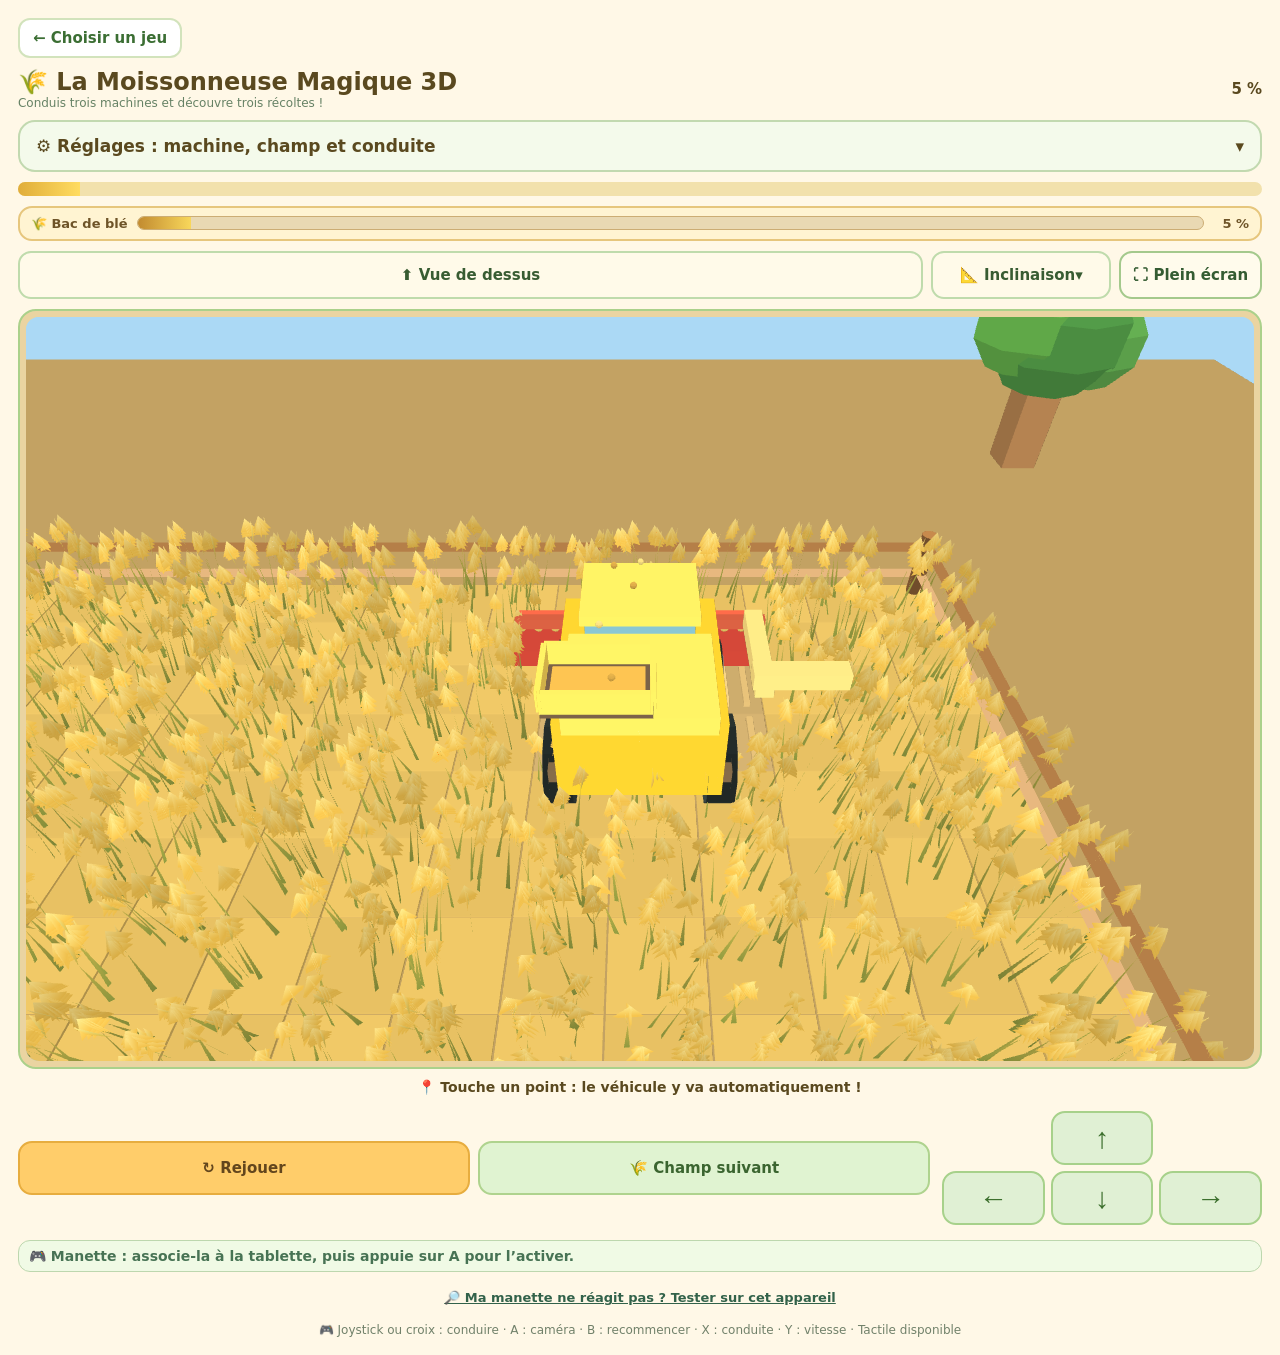
<file: site/moisson/index.html>
<!doctype html><html lang="fr"><head><meta charset="utf-8"><meta name="viewport" content="width=device-width, initial-scale=1, viewport-fit=cover"><title>La Moissonneuse Magique 3D – Blé, maïs et betteraves</title>
<style>
*{box-sizing:border-box}body{margin:0;background:#fff8e7;color:#5a491f;font:600 15px system-ui,Arial,sans-serif}.wrap{max-width:750px;margin:auto;padding:12px;display:grid;gap:10px}.top{display:flex;align-items:center;justify-content:space-between;gap:8px}.title{font-size:20px;font-weight:900}.subtitle{font-size:12px;font-weight:500;color:#668265}.vehicles{display:flex;gap:8px}.vehicles button{min-width:0;flex:1;border:2px solid #c0d9a9;border-radius:16px;background:#fffefa;padding:10px 5px;color:#3a5e2c;font:800 14px system-ui;cursor:pointer}.vehicles button.active{border:3px solid #5ba943;background:#e3f7d3;padding:9px 4px}.vehicles .emoji{font-size:27px;display:block}@media(max-width:520px){.vehicles{gap:4px}.vehicles button{font-size:11px;padding:7px 3px;line-height:1.15}.vehicles button.active{padding:6px 2px}.vehicles .emoji{font-size:23px}}.gardens{display:grid;grid-template-columns:repeat(4,minmax(0,1fr));gap:6px}.gardens button{font:800 13px system-ui;padding:8px 4px;border:2px solid #c3d7ae;border-radius:13px;background:#fffef3;color:#406637;cursor:pointer}.gardens button.active{border-color:#5aa748;background:#def1d5}.garden-label{font-size:12px;color:#70836a;font-weight:800}.sizes{display:grid;grid-template-columns:repeat(3,minmax(0,1fr));gap:6px;margin-bottom:1px}.sizes button{font:800 13px system-ui;padding:9px 4px;border:2px solid #c3d7ae;border-radius:13px;background:#fffef3;color:#406637;cursor:pointer}.sizes button.active{border-color:#5aa748;background:#def1d5}@media(max-width:520px){.gardens{grid-template-columns:repeat(2,minmax(0,1fr))}}.bin-hud{display:flex;align-items:center;gap:9px;border:2px solid #e6c67d;background:#fff4d2;padding:8px 11px;border-radius:14px;color:#6e5428;font-weight:900;font-size:13px}
.bin-track{flex:1;min-width:85px;height:14px;background:#e9d9b3;border:1px solid #ccad74;border-radius:12px;overflow:hidden}
.bin-fill{width:0%;height:100%;background:linear-gradient(90deg,#c28b30,#f8d75b);transition:width .13s linear}
.bin-value{min-width:36px;text-align:right}
.track{background:#f2e1ac;height:14px;overflow:hidden;border-radius:20px}.bar{height:100%;width:0%;background:linear-gradient(90deg,#e0ad3a,#ffdc61);transition:width .25s}.finger-target{display:none;position:absolute;width:32px;height:32px;transform:translate(-50%,-50%);pointer-events:none;z-index:3;border:3px solid #fffbd8;outline:2px solid #b9842d;border-radius:50%;background:#fbe88e48;box-shadow:0 0 0 7px #fff7c435}
.stage{padding:6px;background:#ead4a1;border-radius:18px;border:2px solid #abd18b;position:relative;overflow:hidden}canvas{display:block;width:100%;height:auto;aspect-ratio:1.23;touch-action:none;border-radius:13px;background:#a9dbf2}.view{position:absolute;right:12px;top:12px;border:1px solid #dbecce;border-radius:12px;background:#fffae9e8;font-weight:800;padding:9px;cursor:pointer;color:#49683a}.status{text-align:center;min-height:22px;font-size:14px;font-weight:800}.bottom{display:flex;justify-content:space-between;gap:12px;align-items:center}.restart{background:#ffcd6a;border:2px solid #e7ad3f;color:#63461d;border-radius:14px;padding:11px 15px;font:800 15px system-ui;cursor:pointer}.dpad{display:grid;grid-template-columns:repeat(3,55px);grid-template-rows:repeat(2,50px);gap:4px;touch-action:none}.dir{background:#e0f0d4;border:2px solid #a7d18b;border-radius:14px;font-size:23px;color:#3d702e;font-weight:900;touch-action:none;cursor:pointer}.dir:active{background:#b5df97}.foot{text-align:center;font-size:12px;font-weight:500;color:#71816a} .win{display:none;position:absolute;left:10%;right:10%;top:38%;text-align:center;background:#fff9dff2;padding:18px 5px;border-radius:20px;border:3px solid #ffdd86;color:#4d8b3d;font-size:25px;font-weight:900;pointer-events:none}.win span{display:block;font-size:14px;margin-top:5px}.win.show{display:block}body.dark{background:#1b281a;color:#d8ecd2}@media(min-width:650px){.wrap{padding:19px}.title{font-size:24px}}
.wrap{width:100%;max-width:none;margin:0 auto;padding:clamp(8px,1.4vw,20px);min-width:0}
body,#mow3d,#mow3d *{-webkit-tap-highlight-color:transparent;-webkit-touch-callout:none}
#mow3d{-webkit-user-select:none;user-select:none;overscroll-behavior:contain}
#mow3d button,#mow3d summary{touch-action:manipulation}
.vehicles{display:grid;grid-template-columns:repeat(auto-fit,minmax(min(100%,200px),1fr));gap:9px}
.gardens{grid-template-columns:repeat(auto-fit,minmax(min(100%,145px),1fr));gap:8px}
.sizes,.sensitivity{display:grid;grid-template-columns:repeat(3,minmax(0,1fr));gap:8px}
.sensitivity button{min-width:0;padding:12px 5px;border-radius:14px;border:2px solid #a8caa8;background:#f5ffe9;color:#315a2f;font:850 15px system-ui;cursor:pointer;touch-action:manipulation}
.sensitivity button.active{background:#d6f5c5;border-color:#4ca341}
.settings{background:#f4faeb;border:2px solid #c2d9b0;border-radius:17px;min-width:0}
.settings summary{cursor:pointer;padding:14px 16px;font-weight:900;font-size:17px;list-style:none}
.settings summary::-webkit-details-marker{display:none}
.settings summary:after{content:' ▾';float:right}
.settings[open] summary:after{content:' ▴'}
.settings-content{display:grid;gap:10px;padding:0 12px 13px}
.stage{min-height:0}.stage canvas{width:100%;height:auto;aspect-ratio:1.65;touch-action:none}
.fullscreen-toggle{position:absolute;left:12px;top:12px;z-index:5;background:#fffbedf2;color:#345c32;border:2px solid #a4c98c;border-radius:13px;font:900 15px system-ui;padding:11px 14px;cursor:pointer}
.bottom{display:grid;grid-template-columns:minmax(0,1fr) minmax(200px,320px);gap:12px;align-items:stretch}
.game-actions{display:grid;grid-template-columns:repeat(2,minmax(0,1fr));gap:8px;align-content:center}
.game-actions button{min-width:0;min-height:54px;white-space:normal}
.dpad{width:100%;grid-template-columns:repeat(3,minmax(0,1fr));grid-template-rows:repeat(2,54px);gap:6px}
.dir{min-height:54px;font-size:29px;-webkit-user-select:none;user-select:none}
@media(max-width:700px){.bottom{grid-template-columns:1fr}.dpad{grid-template-rows:repeat(2,64px)}.gardens{grid-template-columns:repeat(2,minmax(0,1fr))}.stage canvas{aspect-ratio:1.3}}
#mow3d:fullscreen,#mow3d.pseudo-fullscreen{position:fixed;inset:0;z-index:2147483000;width:100%;max-width:none;height:100vh;height:100dvh;margin:0;padding:max(6px,env(safe-area-inset-top)) max(8px,env(safe-area-inset-right)) max(7px,env(safe-area-inset-bottom)) max(8px,env(safe-area-inset-left));display:flex;flex-direction:column;gap:6px;overflow:hidden;background:#fff2cd}
#mow3d:fullscreen>nav,#mow3d.pseudo-fullscreen>nav,#mow3d:fullscreen>.top,#mow3d.pseudo-fullscreen>.top,#mow3d:fullscreen>.settings,#mow3d.pseudo-fullscreen>.settings,#mow3d:fullscreen>.foot,#mow3d.pseudo-fullscreen>.foot{display:none}
#mow3d:fullscreen>.track,#mow3d.pseudo-fullscreen>.track{flex:none}
#mow3d:fullscreen>.stage,#mow3d.pseudo-fullscreen>.stage{flex:1;min-height:0;display:flex}
#mow3d:fullscreen .stage canvas,#mow3d.pseudo-fullscreen .stage canvas{width:100%;height:100%;aspect-ratio:auto;object-fit:fill}
#mow3d:fullscreen>.status,#mow3d.pseudo-fullscreen>.status{flex:none;font-size:13px;min-height:16px}
#mow3d:fullscreen>.bottom,#mow3d.pseudo-fullscreen>.bottom{flex:none;grid-template-columns:minmax(0,1fr) minmax(210px,320px);align-items:center}
#mow3d:fullscreen .dpad,#mow3d.pseudo-fullscreen .dpad{grid-template-rows:repeat(2,52px)}
@media(orientation:portrait){#mow3d:fullscreen>.bottom,#mow3d.pseudo-fullscreen>.bottom{grid-template-columns:1fr}#mow3d:fullscreen .dpad,#mow3d.pseudo-fullscreen .dpad{grid-template-rows:repeat(2,49px)}#mow3d:fullscreen .game-actions,#mow3d.pseudo-fullscreen .game-actions{grid-template-columns:repeat(2,1fr)}}
#mow3d:fullscreen>.bin-hud,#mow3d.pseudo-fullscreen>.bin-hud{flex:none}
body.game-fullscreen{overflow:hidden;overscroll-behavior:none}
.obstacle-options,.touch-modes{display:grid;grid-template-columns:repeat(2,minmax(0,1fr));gap:8px}
.obstacle-options button,.touch-modes button{min-width:0;min-height:49px;background:#fff;color:#385c45;border:2px solid #c5d7bd;border-radius:14px;padding:10px 8px;font:850 14px system-ui;cursor:pointer;touch-action:manipulation}
.obstacle-options button.active,.touch-modes button.active{background:#e2f5d4;border-color:#56a446}
.gardens{grid-template-columns:repeat(4,minmax(0,1fr))}
@media(max-width:710px){.gardens{grid-template-columns:repeat(2,minmax(0,1fr))}}
@media(max-width:375px){.touch-modes{grid-template-columns:1fr}}
/* La barre de caméra est hors de la scène : aucun bouton ne masque le jeu. */
.camera-toolbar{display:flex;flex-wrap:wrap;align-items:flex-start;gap:8px;width:100%;min-width:0}
.camera-toolbar>.view,.camera-toolbar>.fullscreen-toggle,.camera-angle-settings summary{position:static;display:flex;align-items:center;justify-content:center;min-height:48px;margin:0;border-radius:13px;padding:10px 12px;font:850 15px system-ui;cursor:pointer;touch-action:manipulation}
.camera-toolbar>.view{flex:1 1 175px;width:auto;min-width:0;background:#fffae9;border:2px solid #bfdbac;color:#385c32}
.camera-toolbar>.fullscreen-toggle{flex:0 1 auto;min-width:130px;background:#fffbedf2;border:2px solid #a4c98c;color:#345c32}
.camera-angle-settings{flex:0 1 180px;min-width:144px;max-width:100%;border-radius:13px;border:2px solid #bfdbac;background:#fffae9;position:static}
.camera-angle-settings summary{min-height:44px;list-style:none;user-select:none;-webkit-user-select:none;color:#385c32}
.camera-angle-settings summary::-webkit-details-marker{display:none}
.camera-angle-settings summary:after{content:' ▾'}
.camera-angle-settings[open] summary:after{content:' ▴'}
.camera-tilt{display:grid;grid-template-columns:42px minmax(0,1fr) 42px;gap:5px;padding:5px;border-radius:0 0 12px 12px;background:#fffef2eb}
.camera-tilt button{min-height:46px;min-width:0;border:1px solid #c7d9b8;border-radius:11px;background:#fffefa;color:#375c37;font:900 19px system-ui;cursor:pointer;touch-action:manipulation}
.camera-tilt #camera-reset{font-size:14px;font-variant-numeric:tabular-nums}
.camera-tilt button:active{background:#d5edc7}
#mow3d:fullscreen>.camera-toolbar,#mow3d.pseudo-fullscreen>.camera-toolbar{flex:none;gap:6px}
#mow3d:fullscreen .camera-toolbar>.view,#mow3d.pseudo-fullscreen .camera-toolbar>.view,
#mow3d:fullscreen .camera-toolbar>.fullscreen-toggle,#mow3d.pseudo-fullscreen .camera-toolbar>.fullscreen-toggle,
#mow3d:fullscreen .camera-angle-settings summary,#mow3d.pseudo-fullscreen .camera-angle-settings summary{min-height:40px;padding:7px 10px}
@media(max-width:540px){.camera-toolbar{gap:6px}.camera-toolbar>.view{flex:1 1 130px;font-size:13px}
.camera-angle-settings{flex:1 1 126px;min-width:120px}.camera-angle-settings summary{font-size:13px}
.camera-toolbar>.fullscreen-toggle{flex:1 1 115px;min-width:115px;font-size:13px}
.camera-tilt{grid-template-columns:35px minmax(0,1fr) 35px}.camera-tilt button{min-height:42px}}
.pad-info{margin:5px 0 4px;padding:7px 10px;border:1px solid #bdd7ae;background:#f0fae5;border-radius:12px;color:#477354;font:850 clamp(12px,1.7vw,14px) system-ui}
#mow3d:fullscreen>.pad-info,#mow3d.pseudo-fullscreen>.pad-info{flex:none;margin:0;padding:3px 8px;font-size:11px}
</style></head><body><div class="wrap" id="mow3d">
<nav style="margin-bottom:0"><a href="../" style="display:inline-block;padding:9px 13px;border:2px solid #d2e3bc;border-radius:12px;background:white;color:#3b6e33;text-decoration:none;font-weight:800">← Choisir un jeu</a></nav>
<div class="top"><div><div class="title">🌾 La Moissonneuse Magique 3D</div><div class="subtitle">Conduis trois machines et découvre trois récoltes !</div></div><b id="pct">0 %</b></div>
<details class="settings"><summary>⚙️ Réglages : machine, champ et conduite</summary><div class="settings-content"><div class="vehicles" role="group" aria-label="Choisir une machine agricole">
  <button data-machine="wheat" class="active" aria-pressed="true"><span class="emoji">🌾</span>Moissonneuse-batteuse</button>
  <button data-machine="corn" aria-pressed="false"><span class="emoji">🌽</span>Récolteuse à maïs</button>
  <button data-machine="beet" aria-pressed="false"><span class="emoji">🥬</span>Arracheuse à betteraves</button>
  </div><div class="garden-label" id="crop-label">🌾 Récolte : blé</div>
<div class="garden-label">🌾 Choisis ton champ :</div>
<div class="gardens" role="group" aria-label="Choisir la forme du terrain"><button type="button" data-garden="carre" aria-pressed="false">🟩 Carré</button><button type="button" data-garden="rectangle" class="active" aria-pressed="true">▭ Rectangle</button><button type="button" data-garden="triangle" aria-pressed="false">🔺 Triangle</button><button type="button" data-garden="rond" aria-pressed="false">🔵 Rond</button><button type="button" data-garden="ovale" aria-pressed="false">🥚 Ovale</button><button type="button" data-garden="hexagone" aria-pressed="false">⬡ Hexagone</button><button type="button" data-garden="octogone" aria-pressed="false">🛑 Octogone</button><button type="button" data-garden="losange" aria-pressed="false">🔶 Losange</button></div>
<div class="garden-label">🌳 Obstacles :</div>
<div class="obstacle-options" role="group" aria-label="Présence d'obstacles">
<button type="button" data-obstacles="no" class="active" aria-pressed="true">✨ Terrain vide</button>
<button type="button" data-obstacles="yes" aria-pressed="false">🌳 Avec obstacles</button></div>
<div class="garden-label">📏 Taille du terrain :</div>
<div class="sizes" role="group" aria-label="Choisir la taille du terrain"><button data-size="small" class="active" aria-pressed="true">🌱 Petit</button><button data-size="medium" aria-pressed="false">🌿 Moyen</button><button data-size="large" aria-pressed="false">🌳 Grand</button></div>
<div class="garden-label">👆 Comment conduire ?</div>
<div class="touch-modes" role="group" aria-label="Choisir la conduite">
<button type="button" data-drive="auto" class="active" aria-pressed="true">📍 Toucher un point : automatique</button>
<button type="button" data-drive="hold" aria-pressed="false">👆 Maintenir le doigt : libre</button></div>
<div class="garden-label">🚜 Vitesse du véhicule :</div>
<div class="sensitivity" role="group" aria-label="Sensibilité de la conduite">
<button type="button" data-control="doux" aria-pressed="false">🐢 Douce</button>
<button type="button" data-control="normal" class="active" aria-pressed="true">🚜 Normale</button>
<button type="button" data-control="rapide" aria-pressed="false">⚡ Rapide</button>
</div></div></details>
<div class="track"><div class="bar" id="bar"></div></div>
<div class="bin-hud" role="group" aria-label="Niveau du bac de récolte"><span id="bin-label">🌾 Bac de blé</span><div class="bin-track"><div class="bin-fill" id="bin-fill"></div></div><span class="bin-value" id="bin-value">0 %</span></div>
<div class="camera-toolbar" role="group" aria-label="Caméra et affichage">
 <button class="view" id="camera" type="button">⬆️ Vue de dessus</button>
 <details class="camera-angle-settings" id="angle-settings">
  <summary>📐 Inclinaison</summary>
  <div class="camera-tilt" role="group" aria-label="Régler l'angle de la caméra">
   <button type="button" id="camera-lower" title="Caméra plus basse" aria-label="Caméra plus basse">↘</button>
   <button type="button" id="camera-reset" title="Rétablir l'angle initial" aria-label="Remettre l’angle de caméra initial">43°</button>
   <button type="button" id="camera-higher" title="Caméra plus haute" aria-label="Caméra plus haute">↗</button>
  </div>
 </details>
 <button class="fullscreen-toggle" type="button" id="fullscreen" aria-pressed="false">⛶ Plein écran</button>
</div>
<div class="stage"><canvas id="scene" width="960" height="780" aria-label="Champs et machines agricoles en trois dimensions. Maintiens et glisse ton doigt pour conduire."></canvas><div class="finger-target" id="finger-target" aria-hidden="true"></div><div class="win" id="win">🌟 BRAVO ! 🌟<span>Tu as terminé toute la récolte ! 🌾🌽🥬</span></div></div>
<div class="status" id="status">👆 Maintiens ton doigt pour guider doucement la moissonneuse !</div>
<div class="bottom"><div class="game-actions"><button id="restart" class="restart">↻ Rejouer</button><button id="next-garden" class="restart" style="background:#e0f3d1;border-color:#afd38e;color:#3b6530">🌾 Champ suivant</button></div><div class="dpad"><button class="dir" data-dir="up" style="grid-area:1/2">↑</button><button class="dir" data-dir="left" style="grid-area:2/1">←</button><button class="dir" data-dir="down" style="grid-area:2/2">↓</button><button class="dir" data-dir="right" style="grid-area:2/3">→</button></div></div>
<div class="pad-info" id="pad-info" role="status" aria-live="polite">🎮 Manette : associe-la à la tablette, puis appuie sur A pour l’activer.</div>
<div class="pad-test-link" style="margin:4px 0 8px;text-align:center;font:850 13px system-ui"><a href="../manette/" style="color:#32624a;text-decoration:underline">🔎 Ma manette ne réagit pas ? Tester sur cet appareil</a></div>
<div class="foot">🎮 Joystick ou croix : conduire · A : caméra · B : recommencer · X : conduite · Y : vitesse · Tactile disponible</div>
</div><script>
(()=>{
const root=document.getElementById('mow3d');if(root.dataset.ready)return;root.dataset.ready='1';
const canvas=root.querySelector('#scene'),bar=root.querySelector('#bar'),pct=root.querySelector('#pct'),status=root.querySelector('#status'),win=root.querySelector('#win');
const binBar=root.querySelector('#bin-fill'),binValue=root.querySelector('#bin-value'),binLabel=root.querySelector('#bin-label');
let binTarget=0,binLevel=0,harvestEffectUntil=0,binPercentDisplayed=-1;
const fingerIndicator=root.querySelector('#finger-target');
let pointerActive=false,pointerId=null,touchPos=null,controlMode='normal';
const controlSpeeds={doux:.58,normal:1,rapide:1.13};
function controlFactor(){return controlSpeeds[controlMode]}
const gl=canvas.getContext('webgl',{antialias:true,alpha:false,powerPreference:'default'});if(!gl){status.innerHTML='Ce navigateur ne prend pas en charge WebGL 3D. <a href="../2d/">Jouer en 2D</a>';return;}
const vs='attribute vec3 p;attribute vec3 c;uniform mat4 vp;uniform float breeze;uniform float tick;varying vec3 v;void main(){vec3 q=p;float h=max(p.y,0.0);q.x+=breeze*.11*h*sin(tick*1.5+p.x*2.1+p.z*1.4);q.z+=breeze*.07*h*cos(tick*1.2+p.z*2.6);gl_Position=vp*vec4(q,1.0);v=c;}';
const fs='precision mediump float;varying vec3 v;void main(){gl_FragColor=vec4(v,1.0);}';
function compile(t,s){let sh=gl.createShader(t);gl.shaderSource(sh,s);gl.compileShader(sh);if(!gl.getShaderParameter(sh,gl.COMPILE_STATUS))throw Error(gl.getShaderInfoLog(sh));return sh;}
const prog=gl.createProgram();gl.attachShader(prog,compile(gl.VERTEX_SHADER,vs));gl.attachShader(prog,compile(gl.FRAGMENT_SHADER,fs));gl.linkProgram(prog);gl.useProgram(prog);
const P=gl.getAttribLocation(prog,'p'),C=gl.getAttribLocation(prog,'c'),VP=gl.getUniformLocation(prog,'vp'),staticBuf=gl.createBuffer(),grassBuf=gl.createBuffer(),movingBuf=gl.createBuffer(),BREEZE=gl.getUniformLocation(prog,'breeze'),TICK=gl.getUniformLocation(prog,'tick');gl.enable(gl.DEPTH_TEST);gl.clearColor(.67,.85,.96,1);
const palette={ground:[.42,.70,.29],cut:[.70,.87,.44],uncut:[.50,.77,.33],dark:[.24,.53,.20],wood:[.69,.42,.22],red:[.94,.29,.26],green:[.23,.65,.20],yellow:[1,.77,.26]};
let mesh=[],staticCount=0,grassCount=0,dirty=true,grassDirty=true,grass=[],type='wheat',vehicle={x:-5.5,z:3.8,a:0},target=null,held={},keys={},complete=false,view='follow',time=0,previous=0,camEye=[0,19,19],camAt=[0,0,0],mouseActive=false,scoreOld=-1;
let cols=16,rows=13,boundX=7.25,boundZ=5.9;
const gap=.90,terrainSizes={small:1,medium:1.5,large:2},terrainLabels={small:'Petit',medium:'Moyen',large:'Grand'};
let terrainScale=1;
const crops={wheat:{name:'blé',emoji:'🌾'},corn:{name:'maïs',emoji:'🌽'},beet:{name:'betteraves',emoji:'🥬'}};
let gardenId='rectangle',obstaclesEnabled=false,driveMode='auto';
const gardens={
 carre:{name:'Carré',shape:'square'},
 rectangle:{name:'Rectangle',shape:'rectangle'},
 triangle:{name:'Triangle',shape:'triangle'},
 rond:{name:'Rond',shape:'circle'},
 ovale:{name:'Ovale',shape:'ellipse'},
 hexagone:{name:'Hexagone',shape:'hexagon'},
 octogone:{name:'Octogone',shape:'octagon'},
 losange:{name:'Losange',shape:'diamond'}
};
// Construire le contour réel de la pelouse : les bords sont adaptés à la forme choisie.
function boundaryPolygon(){
 const shape=gardens[gardenId].shape,s=terrainScale;
 if(shape==='square')return [[-5.2,-5.2],[5.2,-5.2],[5.2,5.2],[-5.2,5.2]].map(p=>p.map(v=>v*s));
 if(shape==='rectangle')return [[-7,-4.8],[7,-4.8],[7,4.8],[-7,4.8]].map(p=>p.map(v=>v*s));
 if(shape==='diamond')return [[0,-5.4],[6.4,0],[0,5.4],[-6.4,0]].map(p=>p.map(v=>v*s));
 const n=shape==='triangle'?3:shape==='hexagon'?6:shape==='octagon'?8:48;
 const rx=(shape==='triangle'?7:shape==='circle'?5.45:6.9)*s;
 const rz=(shape==='triangle'?5.5:shape==='circle'?5.45:5.45)*s;
 const poly=[];for(let i=0;i<n;i++){const a=-Math.PI/2+i*2*Math.PI/n;poly.push([Math.cos(a)*rx,Math.sin(a)*rz])}
 return poly;
}
function insideGarden(x,z,margin=0){
 const poly=boundaryPolygon();
 for(let i=0;i<poly.length;i++){
  const [ax,az]=poly[i],[bx,bz]=poly[(i+1)%poly.length],dx=bx-ax,dz=bz-az;
  const inward=(dx*(z-az)-dz*(x-ax))/Math.hypot(dx,dz);
  if(inward<margin-1e-8)return false;
 }
 return true;
}
const obstacleTemplates=[
 {x:-2.2,z:0,r:.65,kind:'tree'},
 {x:2.4,z:1,r:.58,kind:'rock'},
 {x:.25,z:-2,r:.55,kind:'bush'}
];
function activeObstacles(){
 return obstaclesEnabled?obstacleTemplates.filter(o=>insideGarden(o.x*terrainScale,o.z*terrainScale,o.r+.55)):[];
}
function obstacleAt(x,z,extra=0){
 return activeObstacles().some(o=>Math.hypot(x-o.x*terrainScale,z-o.z*terrainScale)<o.r+extra);
}
function startingVehicle(){
 const candidates=[[-3,2],[-3,0],[2.5,2],[0,3],[0,0],[1.5,-2],[-1,0]];
 for(const [xx,zz] of candidates){
  const x=xx*terrainScale,z=zz*terrainScale;
  if(driveable(x,z))return{x,z,a:0};
 }
 return{x:0,z:0,a:0};
}
const cameraDefaults={follow:43,garden:74};
const cameraAngles={follow:cameraDefaults.follow,garden:cameraDefaults.garden};
const cameraStorageKey='moissonneuse-3d-angles-v1';
const cameraRanges={follow:[28,70],garden:[47,83]};
function clampCameraAngle(mode,angle){
 const bounds=cameraRanges[mode];
 return Math.max(bounds[0],Math.min(bounds[1],angle));
}
try{
 const saved=JSON.parse(window.localStorage?.getItem(cameraStorageKey)||'null');
 if(saved){
  for(const mode of ['follow','garden']){
   if(Number.isFinite(saved[mode]))cameraAngles[mode]=clampCameraAngle(mode,saved[mode]);
  }
 }
}catch(err){}
function cameraAngle(){return cameraAngles[view]}
function updateCameraLabel(){
 const degrees=Math.round(cameraAngle());
 const resetButton=root.querySelector('#camera-reset');
 resetButton.textContent=degrees+'°';
 resetButton.setAttribute('aria-label','Angle actuel '+degrees+' degrés. Rétablir l’angle initial');
 root.querySelector('#camera-lower').disabled=degrees<=cameraRanges[view][0];
 root.querySelector('#camera-higher').disabled=degrees>=cameraRanges[view][1];
}
function changeCameraAngle(delta,reset=false){
 const next=reset?cameraDefaults[view]:cameraAngles[view]+delta;
 cameraAngles[view]=clampCameraAngle(view,next);
 updateCameraLabel();
 try{window.localStorage?.setItem(cameraStorageKey,JSON.stringify(cameraAngles))}catch(err){}
}
function followCameraEye(){
 const angle=cameraAngles.follow*Math.PI/180;
 const distance=6;
 const height=.65+distance*Math.tan(angle);
 return[vehicle.x-Math.sin(vehicle.a)*distance,height,vehicle.z-Math.cos(vehicle.a)*distance];
}
function gardenCameraEye(){
 // Distance similaire à la version rapprochée, mais inclinaison indépendante.
 const aspect=Math.max(.60,(canvas.clientWidth||960)/(canvas.clientHeight||600));
 const distance=Math.max(13.3,14.4/aspect)*terrainScale;
 const angle=cameraAngles.garden*Math.PI/180;
 return[0,Math.sin(angle)*distance,Math.cos(angle)*distance];
}
function driveable(x,z){let safety=type==='beet'?.64:.57;return insideGarden(x,z,safety)&&!obstacleAt(x,z,safety);}

function c(hex){return [parseInt(hex.slice(1,3),16)/255,parseInt(hex.slice(3,5),16)/255,parseInt(hex.slice(5,7),16)/255]}
const tint=(color,m)=>color.map(v=>Math.min(1,v*m));
function vertex(x,y,z,col){mesh.push(x,y,z,...col)}
function tri(a,b,d,col){vertex(...a,col);vertex(...b,col);vertex(...d,col)}
function quad(a,b,d,e,col){tri(a,b,d,col);tri(a,d,e,col)}
function transform(x,y,z,ax,az,a){return [ax+x*Math.cos(a)+z*Math.sin(a),y,az-x*Math.sin(a)+z*Math.cos(a)]}
function box(ax,y,az,w,h,d,color,rot=0){let pts=[];for(let i=0;i<8;i++)pts.push(transform((i&1?w/2:-w/2),y+(i&2?h/2:-h/2),(i&4?d/2:-d/2),ax,az,rot));
const faces=[[0,1,3,2,1.17],[4,6,7,5,.80],[2,3,7,6,1.16],[0,4,5,1,.72],[0,2,6,4,.84],[1,5,7,3,.99]];
for(let f of faces)quad(pts[f[0]],pts[f[1]],pts[f[2]],pts[f[3]],tint(color,f[4]));}
function cylinder(x,y,z,r,h,color,axis='y',rot=0,segments=10){let lo=[],hi=[];for(let i=0;i<=segments;i++){let a=i*2*Math.PI/segments,u=Math.cos(a)*r,v=Math.sin(a)*r;if(axis==='x'){lo.push(transform(-h/2,y+u,v,x,z,rot));hi.push(transform(h/2,y+u,v,x,z,rot))}else{lo.push(transform(u,y-h/2,v,x,z,rot));hi.push(transform(u,y+h/2,v,x,z,rot))}}
for(let i=0;i<segments;i++){let shade=.8+.18*Math.sin(i*6.28/segments);quad(lo[i],lo[i+1],hi[i+1],hi[i],tint(color,shade));if(axis==='x'){tri(hi[i],hi[i+1],transform(h/2,y,0,x,z,rot),tint(color,1.1));}else{tri(hi[i+1],hi[i],transform(0,y+h/2,0,x,z,rot),tint(color,1.12));}}}
function sphere(x,y,z,r,col){let N=8,M=5;for(let j=0;j<M;j++){let v1=j*Math.PI/M,v2=(j+1)*Math.PI/M;for(let i=0;i<N;i++){let u1=i*2*Math.PI/N,u2=(i+1)*2*Math.PI/N;function pt(u,v){return [x+r*Math.sin(v)*Math.cos(u),y+r*Math.cos(v),z+r*Math.sin(v)*Math.sin(u)]}quad(pt(u1,v1),pt(u2,v1),pt(u2,v2),pt(u1,v2),tint(col,.86+.2*Math.cos(v1)));}}}
function line3(a,b,thick,col){let dx=b[0]-a[0],dy=b[1]-a[1],dz=b[2]-a[2],length=Math.hypot(dx,dy,dz),nx=dx/length,ny=dy/length,nz=dz/length;let xx=ny,yy=-nx,zz=0;let ll=Math.hypot(xx,yy,zz);if(ll<.05){xx=1;yy=0;ll=1}xx/=ll;yy/=ll;let ux=yy*nz-zz*ny,uy=zz*nx-xx*nz,uz=xx*ny-yy*nx;let q=thick*.5;let A=[a[0]+xx*q+ux*q,a[1]+yy*q+uy*q,a[2]+zz*q+uz*q],B=[a[0]-xx*q+ux*q,a[1]-yy*q+uy*q,a[2]-zz*q+uz*q],D=[b[0]-xx*q+ux*q,b[1]-yy*q+uy*q,b[2]-zz*q+uz*q],E=[b[0]+xx*q+ux*q,b[1]+yy*q+uy*q,b[2]+zz*q+uz*q];quad(A,B,D,E,col);}
function ground(){
 box(0,-.23,0,34*terrainScale,.42,29*terrainScale,c('#a88c55'));
 // Seules les cases dans la forme deviennent cultivables.
 const tiles=new Map(grass.map(g=>[g.j*cols+g.i,g]));
 for(let i=0;i<cols;i++)for(let j=0;j<rows;j++){
 let g=tiles.get(j*cols+i);if(!g)continue;
 let cc=g.cut?c(type==='beet'?'#98724d':'#b99b62'):
      c(type==='wheat'?'#d0ad59':type==='corn'?'#779957':'#6e9252');
  cc=tint(cc,(i+j)%2?1:.96);
 box(g.x,-.009,g.z,gap-.018,.035,gap-.018,cc);if(g.cut&&type==='wheat'){for(let k=-1;k<=1;k++)box(g.x+k*.25,.046,g.z,.075,.08,.66,c(k===0?'#d5b875':'#c9a869'));}
  if(g.cut&&type==='corn'){for(let k=-1;k<=1;k++)box(g.x+k*.25,.045,g.z,.06,.06,.36,c('#b2a16e'));}
 
 }
 // Les obstacles ont un socle visible, à l'exclusion de la pelouse.
 for(const o of activeObstacles()){
   let {x,z,r,kind}=o;x*=terrainScale;z*=terrainScale;
   if(kind==='pond'){
     cylinder(x,.07,z,r+.13,.13,c('#e4cc94'));
     cylinder(x,.14,z,r,.05,c('#55bfe4'));
     sphere(x-r*.43,.17,z+.2,.15,c('#6ba54e'));
     sphere(x-r*.43,.25,z+.2,.08,c('#f7b9d7'));
   }else if(kind==='rock'){
     sphere(x,.32,z,r*.88,c('#8d9d9b'));
     sphere(x-.21,.48,z-.18,r*.47,c('#bacac4'));
   }else if(kind==='tree'){
     cylinder(x,.75,z,.25,1.5,c('#9a6941'));
     sphere(x,1.85,z,.91,c('#5cad50'));
     sphere(x-.42,1.68,z,.66,c('#73c261'));
     sphere(x+.45,1.95,z,.65,c('#80ca61'));
     sphere(x-.32,2.25,z-.35,.12,c('#f15c53'));
     sphere(x+.4,1.9,z+.3,.12,c('#e74e4c'));
   }else{
     cylinder(x,.08,z,r+.05,.19,c('#9c7753'));
     sphere(x-.26,.35,z,.54,c('#50a649'));
     sphere(x+.26,.34,z-.12,.52,c('#69b857'));
     sphere(x,.55,z+.25,.47,c('#74c261'));
     for(let k=0;k<5;k++)sphere(x+Math.cos(k*1.26)*r*.45,.7,z+Math.sin(k*1.26)*r*.45,.1,c(k%2?'#ffb6d8':'#ffe27a'));
   }
 }
 // La barrière suit le périmètre de la figure, pas un rectangle extérieur.
 const border=boundaryPolygon();
 for(let i=0;i<border.length;i++){
  const [ax,az]=border[i],[bx,bz]=border[(i+1)%border.length];
  line3([ax,.27,az],[bx,.27,bz],.14,c('#e8b87f'));
  line3([ax,.70,az],[bx,.70,bz],.15,c('#b57f48'));
  if(border.length<=8||i%Math.max(1,Math.floor(border.length/12))===0)cylinder(ax,.47,az,.11,.94,c('#b27b45'));
 }
 for(let [x,z,s] of [[-10,-9,1],[10,-9,1.15],[-10,9,1.15],[10,9,1],[0,-10,1.1]]){
 x*=terrainScale;z*=terrainScale;
 box(x,.78*s,z,.52*s,1.55*s,.54*s,c('#9b7045'));sphere(x,2.0*s,z,.95*s,c('#519947'));sphere(x-.55*s,1.87*s,z,.7*s,c('#63ac50'));sphere(x+.45*s,2.15*s,z,.8*s,c('#68b64e'));
 }
}
// Thousands of thin curved, tapered grass blades. The two crossed ribbons
// keep each blade visible from an angled 3D camera without bulky triangles.
const random=n=>{let x=Math.sin(n*83.345+27.14)*43758.5453123;return x-Math.floor(x)};
function gradientTri(a,b,d,ca,cb,cd){vertex(...a,ca);vertex(...b,cb);vertex(...d,cd)}
// Tiges de blé fines et épis dorés avec grains.
function grassBlade(x,z,h,angle,lean,width,shade){
 const bx=Math.cos(lean),bz=Math.sin(lean),dx=Math.cos(angle),dz=Math.sin(angle);
 const low=tint(c('#8c963e'),shade),stem=tint(c('#bead49'),shade);
 const grain=tint(c('#f0bf4a'),shade),tip=tint(c('#ffe48a'),shade);
 const A=[x-dx*width,.035,z-dz*width],B=[x+dx*width,.035,z+dz*width];
 const M=[x+bx*.085,h*.65,z+bz*.085],T=[x+bx*.17,h,z+bz*.17];
 gradientTri(A,B,M,low,low,stem);
 gradientTri(M,[T[0]-dx*width*.5,T[1]-.12,T[2]-dz*width*.5],T,stem,grain,tip);
 for(let t=0;t<3;t++){
   const k=t/3,yy=h-.06-k*.13;
   const xx=T[0]-bx*(.06+k*.05),zz=T[2]-bz*(.06+k*.05);
   const w=.10*(1-k*.28);
   gradientTri([xx-dx*w,yy-.12,zz-dz*w],[xx+dx*w,yy-.12,zz+dz*w],[xx,yy+.08,zz],grain,grain,tip);
   gradientTri([xx-dz*w,yy-.11,zz+dx*w],[xx+dz*w,yy-.11,zz-dx*w],[xx,yy+.08,zz],grain,grain,tip);
 }
}
// Un plant de maïs est plus haut que le blé : tige, feuilles et épis.
function cornPlant(x,z,h,wind){
 const stem=c('#509747'),leaf=c('#65b653'),light=c('#89cd68'),ear=c('#edc34b');
 const lean=.08*Math.sin(wind),top=[x+lean,h,z+lean*.3];
 tri([x-.05,.05,z],[x+.05,.05,z],top,stem);
 tri([x,.05,z-.05],[x,.05,z+.05],top,stem);
 for(let j=0;j<3;j++){
  const y=h*(.35+j*.16),direction=j%2===0?1:-1;
  const start=[x,y,z],outer=[x+direction*(.34+j*.07),y+.06,z+.12*j];
  tri([x,y-.08,z-.08],outer,[x,y+.32,z+.08],j===1?light:leaf);
  tri([x,y-.09,z+.06],[x-direction*.30,y+.04,z-.26],[x,y+.28,z+.04],stem);
 }
 // L'épi jaune est caché parmi les feuilles.
 const yy=h*.63;
 quad([x+.06,yy-.19,z-.035],[x+.13,yy-.19,z-.035],[x+.15,yy+.13,z],[x+.06,yy+.13,z],ear);
 tri([x+.08,yy+.13,z],[x+.14,yy+.13,z],[x+.11,yy+.27,z],light);
}
function beetPlant(x,z,h,seed){
 const green=c('#4c9b45'),lighter=c('#79be51'),beet=c('#ad5542');
 // La partie supérieure rouge de la betterave, au ras du sol.
 const n=6;
 for(let k=0;k<n;k++){
  const a=k*2*Math.PI/n,b=(k+1)*2*Math.PI/n;
  tri([x,.07,z],[x+Math.cos(a)*.15,.07,z+Math.sin(a)*.15],[x+Math.cos(b)*.15,.07,z+Math.sin(b)*.15],beet);
 }
 for(let k=0;k<4;k++){
  const a=k*Math.PI/2+seed,rr=.37+(k%2)*.1;
  const tip=[x+Math.cos(a)*rr,.10+h*.72,z+Math.sin(a)*rr];
  tri([x,.10,z],[x+Math.cos(a+.28)*rr*.5,.11+h*.38,z+Math.sin(a+.28)*rr*.5],tip,k%2?lighter:green);
  tri([x,.10,z],tip,[x+Math.cos(a-.30)*rr*.5,.11+h*.30,z+Math.sin(a-.30)*rr*.5],lighter);
 }
}
function updateGrass(){
 mesh=[];
 for(let tile=0;tile<grass.length;tile++){
  const g=grass[tile];if(g.cut)continue;
  const amount=type==='wheat'?(terrainScale===1?10:terrainScale===1.5?7:5):
               type==='corn'?(terrainScale===1?5:4):(terrainScale===1?6:5);
  for(let n=0;n<amount;n++){
    const i=tile*43+n*23,r1=random(i+1),r2=random(i+2),r3=random(i+3),r4=random(i+4),r5=random(i+5);
    const x=g.x+(r1-.5)*.76,z=g.z+(r2-.5)*.76;
    if(type==='wheat')grassBlade(x,z,.84+r3*.39,r5*6.283,(r2+r4)*3.1416,.017+r4*.008,.84+r1*.22);
    else if(type==='corn')cornPlant(x,z,1.5+r3*.38,r5*6.283);
    else beetPlant(x,z,.48+r3*.2,r5*6.283);
  }
 }
 gl.bindBuffer(gl.ARRAY_BUFFER,grassBuf);
 gl.bufferData(gl.ARRAY_BUFFER,new Float32Array(mesh),gl.DYNAMIC_DRAW);
 grassCount=mesh.length/6;grassDirty=false;
}
function flower(x,z,petal){line3([x,.08,z],[x,.4,z],.08,c('#4a973d'));sphere(x,.51,z,.19,c(petal));sphere(x,.55,z+.05,.08,c('#ffec7d'));}
function vehicleMesh(){
 let x=vehicle.x,z=vehicle.z,a=vehicle.a;
 const wheat=type==='wheat',corn=type==='corn',beet=type==='beet';
 const body=wheat?'#ecb92a':corn?'#5da73d':'#db7338';
 const top=wheat?'#f9d257':corn?'#86c85a':'#f5a15a';
 const b=(lx,y,lz,w,h,d,col)=>{const p=transform(lx,y,lz,x,z,a);box(p[0],p[1],p[2],w,h,d,c(col),a);};
 const sp=(lx,y,lz,r,col)=>{const p=transform(lx,y,lz,x,z,a);sphere(p[0],p[1],p[2],r,c(col));};
 const wheel=(lx,y,lz,r,ww)=>{
  const p=transform(lx,y,lz,x,z,a);
  cylinder(p[0],p[1],p[2],r,ww,c('#34403c'),'x',a);
  const hub=transform(lx+(lx>0?ww*.53:-ww*.53),y,lz,x,z,a);
  cylinder(hub[0],hub[1],hub[2],r*.50,.045,c('#bec1ae'),'x',a);
 };
 const triLocal=(aa,bb,cc,col)=>tri(transform(...aa,x,z,a),transform(...bb,x,z,a),transform(...cc,x,z,a),c(col));
 // Châssis et véhicule, avec des proportions différentes pour l'arracheuse.
 b(0,.66,beet?-.43:-.22,beet?2.14:1.81,.28,beet?3.15:2.24,'#735c3f');
 b(0,.96,beet?-.67:-.38,beet?1.98:1.64,beet?.95:1.02,beet?2.33:1.94,body);
 b(0,1.49,beet?-1.0:-.8,beet?1.84:1.45,.22,beet?1.42:1.21,top);
 // Cabine vers l'avant, pare-brise bleu.
 b(0,1.19,beet?.50:.42,1.15,.85,.92,'#76aab5');
 b(0,1.66,beet?.50:.42,1.25,.12,.99,top);
 for(const side of [-1,1]){
  wheel(side*(beet?1.00:.82),.48,-.89,.48,.29);
  wheel(side*(beet?1.02:.85),.36,.70,.34,.25);
  if(beet)wheel(side*1.0,.40,-1.45,.39,.25);
  sp(side*.57,1.04,1.02,.14,'#fff2c9');
 }
 if(!beet){
  // La batteuse et la machine à maïs collectent les grains dans une trémie.
  // La trémie compacte est dessinée plus bas, derrière la cabine.
  b(-1.18,1.55,-.42,.18,.20,1.12,'#e9cc75');
  b(-1.51,1.67,-.91,.91,.18,.21,'#e9cc75');
 }else{
  // Long réservoir de betteraves et tapis de transport visible.
  // La caisse des betteraves ne masque plus le reste de la machine.
  b(0,.67,1.04,1.16,.25,1.68,'#8c6c48');
  for(let j=0;j<5;j++)b(0,.82,.34+j*.25,1.06,.07,.065,'#e5bb6c');
 }
 if(wheat){
  // Barre de coupe à céréales : grande plateforme rouge et dents serrées.
  b(0,.29,1.31,3.16,.24,.74,'#b83e31');
  b(0,.50,1.49,3.11,.13,.18,'#e45d40');
  b(0,.69,1.18,3.08,.14,.12,'#bc5439');
  for(let k=0;k<15;k++){
   const xx=-1.49+k*.213;
   b(xx,.17,1.81,.065,.10,.38,'#e9d497');
   sp(xx,.53,1.29,.068,'#f9d76c');
  }
 }else if(corn){
  // Bec à maïs : longs diviseurs triangulaires en rangées.
  b(0,.30,1.24,3.47,.21,.67,'#467b33');
  b(0,.57,1.17,3.20,.15,.14,'#c89e2e');
  for(let k=0;k<7;k++){
   const xx=-1.51+k*.50;
   triLocal([xx-.20,.22,1.37],[xx+.20,.22,1.37],[xx,.12,2.30],'#efc23a');
   triLocal([xx-.19,.22,1.38],[xx,.40,1.53],[xx,.12,2.30],'#ffd45a');
   triLocal([xx,.40,1.53],[xx+.19,.22,1.38],[xx,.12,2.30],'#e2ae2d');
  }
 }else{
  // Arracheuse : socs à betteraves et rouleaux derrière la barre frontale.
  b(0,.28,1.40,3.66,.25,.68,'#95513a');
  b(0,.53,1.25,3.44,.15,.18,'#df9e4f');
  for(let k=0;k<11;k++){
   const xx=-1.67+k*.334;
   b(xx,.15,1.84,.08,.11,.41,'#55544a');
   triLocal([xx-.14,.16,1.83],[xx+.14,.16,1.83],[xx,.05,2.08],'#e4ae66');
  }
  b(0,.49,.73,1.40,.14,.83,'#a05d38');
  for(let k=0;k<7;k++)b(-.58+k*.19,.61,.76,.11,.09,.76,'#dbc07d');
 }
 // Petite trémie latérale basse, pour voir le remplissage sans cacher la cabine.
 const binX=.38,binZ=beet?-1.37:-1.18,binW=beet?1.07:.99,binD=beet?.72:.66;
 const binFloor=beet?1.91:1.78,binH=beet?.22:.24;
 const binColor=wheat?'#dbaa47':corn?'#f1c63c':'#ae5d45';
 const binHighlight=wheat?'#f9de80':corn?'#ffeb80':'#d9856a';
 b(binX,binFloor-.035,binZ,binW,.075,binD,'#6b553e');
 if(binLevel>.002){
  const fillH=Math.max(.009,binLevel*(binH-.037));
  b(binX,binFloor+fillH/2,binZ,binW-.13,fillH,binD-.13,binColor);
  if(binLevel>.22){
   for(let i=0;i<3;i++){
    const xx=binX+(i-1)*.21;
    sp(xx,binFloor+fillH+.005,binZ+(i%2?.09:-.09),.043+binLevel*.009,binHighlight);
   }
  }
 }
 // Bordure basse : la trémie reste ouverte et discrète.
 b(binX-binW/2,binFloor+binH/2,binZ,.055,binH,binD,top);
 b(binX+binW/2,binFloor+binH/2,binZ,.055,binH,binD,top);
 b(binX,binFloor+binH/2,binZ-binD/2,binW,binH,.055,top);
 b(binX,binFloor+binH/2,binZ+binD/2,binW,binH,.055,top);
 // De petits grains volent vers le bac au moment de la coupe.
 if(time<harvestEffectUntil){
  for(let i=0;i<5;i++){
   const phase=(time*1.65+i/5)%1;
   const xx=binX*phase+(i%2?1:-1)*(.08+(i%3)*.04);
   const zz=1.34+(binZ-1.34)*phase;
   const yy=1.40+(binFloor+.07-1.40)*phase+.51*Math.sin(Math.PI*phase);
   sp(xx,yy,zz,beet?.048:.036,i%3===0?binHighlight:binColor);
  }
 }
 // Phares et petit visage, pour l'univers enfantin.
 for(const xx of [-.26,.26])sp(xx,1.18,1.06,.095,'#fff5d7');
 sp(0,1.03,1.08,.10,'#f8d27d');
}
function updateStatic(){mesh=[];ground();gl.bindBuffer(gl.ARRAY_BUFFER,staticBuf);gl.bufferData(gl.ARRAY_BUFFER,new Float32Array(mesh),gl.STATIC_DRAW);staticCount=mesh.length/6;dirty=false;}
function norm(a){let l=Math.hypot(...a)||1;return a.map(v=>v/l)}function cross(a,b){return [a[1]*b[2]-a[2]*b[1],a[2]*b[0]-a[0]*b[2],a[0]*b[1]-a[1]*b[0]]}
function dot(a,b){return a[0]*b[0]+a[1]*b[1]+a[2]*b[2]}
function matrix(){let aspect=canvas.clientWidth/canvas.clientHeight||1.23,near=.1,far=100,f=1/Math.tan(54*Math.PI/360);let pm=new Float32Array(16);pm[0]=f/aspect;pm[5]=f;pm[10]=(far+near)/(near-far);pm[11]=-1;pm[14]=(2*far*near)/(near-far);
 let eye=camEye,at=camAt,zz=norm(eye.map((v,i)=>v-at[i])),xx=norm(cross([0,1,0],zz)),yy=cross(zz,xx);
 let vm=new Float32Array([xx[0],yy[0],zz[0],0,xx[1],yy[1],zz[1],0,xx[2],yy[2],zz[2],0,-dot(xx,eye),-dot(yy,eye),-dot(zz,eye),1]);let out=new Float32Array(16);for(let col=0;col<4;col++)for(let row=0;row<4;row++)for(let k=0;k<4;k++)out[col*4+row]+=pm[k*4+row]*vm[col*4+k];return out;}
function groundPoint(ev){let b=canvas.getBoundingClientRect(),nx=((ev.clientX-b.left)/b.width*2-1),ny=1-(ev.clientY-b.top)/b.height*2;let aspect=b.width/b.height,tan=Math.tan(54*Math.PI/360);
 let f=norm(camAt.map((v,i)=>v-camEye[i])),right=norm(cross(f,[0,1,0])),up=cross(right,f);
 let d=norm(f.map((v,i)=>v+right[i]*nx*tan*aspect+up[i]*ny*tan));if(d[1]>=-.01)return null;let t=-camEye[1]/d[1];return {x:Math.max(-boundX,Math.min(boundX,camEye[0]+t*d[0])),z:Math.max(-boundZ,Math.min(boundZ,camEye[2]+t*d[2]))};}
function reset(){
  cols=Math.round(16*terrainScale);rows=Math.round(13*terrainScale);
  boundX=7.25*terrainScale;boundZ=5.9*terrainScale;
  grass=[];for(let j=0;j<rows;j++)for(let i=0;i<cols;i++){
  let n=i+j*cols,x=(i-(cols-1)/2)*gap,z=(j-(rows-1)/2)*gap;
  if(!insideGarden(x,z,.10)||obstacleAt(x,z,.23))continue;
  grass.push({i,j,x,z,cut:false,v:(Math.sin(n*3.7)+1)/2});
 }vehicle=startingVehicle();target=null;pointerActive=false;pointerId=null;touchPos=null;fingerIndicator.style.display='none';complete=false;scoreOld=-1;dirty=true;grassDirty=true;win.classList.remove('show');status.textContent='📍 Touche un point : le véhicule y va automatiquement !';bar.style.width='0%';pct.textContent='0 %';
  binTarget=0;binLevel=0;harvestEffectUntil=0;binPercentDisplayed=-1;binBar.style.width='0%';binValue.textContent='0 %';
}
function score(){let number=grass.filter(v=>v.cut).length,p=number===grass.length?100:Math.min(99,Math.round(number/grass.length*100));
 binTarget=grass.length?number/grass.length:0;if(p!==scoreOld){scoreOld=p;bar.style.width=p+'%';pct.textContent=p+' %';}
 if(number===grass.length&&!complete){complete=true;target=null;win.classList.add('show');status.textContent='🎉 Bravo ! Tu as tout récolté !';}}
function choose(t){
  type=t;
  for(const button of root.querySelectorAll('[data-machine]')){
    const active=button.dataset.machine===t;
    button.classList.toggle('active',active);
    button.setAttribute('aria-pressed',String(active));
  }
  root.querySelector('#crop-label').textContent=crops[t].emoji+' Récolte : '+crops[t].name;
  binLabel.textContent=crops[t].emoji+' Bac de '+crops[t].name;
  binBar.style.background=t==='beet'?'linear-gradient(90deg,#9d533e,#df926b)':'linear-gradient(90deg,#c28b30,#f8d75b)';
  reset();
  status.textContent='🚜 Récolte des '+crops[t].name+' : c’est parti !';
}
root.querySelectorAll('[data-machine]').forEach(button=>button.addEventListener('click',()=>choose(button.dataset.machine)));
root.querySelector('#restart').addEventListener('click',reset);
function chooseGarden(next){
  gardenId=next;
  for(const b of root.querySelectorAll('[data-garden]')){
    const active=b.dataset.garden===next;b.classList.toggle('active',active);b.setAttribute('aria-pressed',String(active));
  }
  reset();status.textContent='🌾 '+gardens[next].name+' : choisis une destination !';
}
root.querySelectorAll('[data-garden]').forEach(b=>b.addEventListener('click',()=>chooseGarden(b.dataset.garden)));
root.querySelectorAll('[data-obstacles]').forEach(b=>b.addEventListener('click',()=>{
 obstaclesEnabled=b.dataset.obstacles==='yes';
 root.querySelectorAll('[data-obstacles]').forEach(x=>{const a=(x.dataset.obstacles==='yes')===obstaclesEnabled;x.classList.toggle('active',a);x.setAttribute('aria-pressed',String(a))});
 reset();status.textContent=obstaclesEnabled?'🌳 Attention aux arbres, rochers et buissons !':'✨ Terrain vide : découvre sa forme !';
}));
root.querySelectorAll('[data-drive]').forEach(b=>b.addEventListener('click',()=>{
 driveMode=b.dataset.drive;target=null;pointerActive=false;pointerId=null;touchPos=null;
 
 root.querySelectorAll('[data-drive]').forEach(x=>{const a=x.dataset.drive===driveMode;x.classList.toggle('active',a);x.setAttribute('aria-pressed',String(a))});
 status.textContent=driveMode==='auto'?'📍 Touche une destination, la machine y va toute seule.':'👆 Maintiens le doigt pour conduire, relâche pour arrêter.';
}));

function chooseSize(id){
  terrainScale=terrainSizes[id];
  for(const b of root.querySelectorAll('[data-size]')){
    const active=b.dataset.size===id;b.classList.toggle('active',active);
    b.setAttribute('aria-pressed',String(active));
  }
  // Garder un véhicule suffisamment grand à l'écran sur les grands terrains.
  view='follow';
  root.querySelector('#camera').textContent=view==='garden'?'🎥 Suivre':'⬆️ Vue de dessus';
  updateCameraLabel();
  reset();
  camEye=view==='garden'?gardenCameraEye():followCameraEye();
  camAt=view==='garden'?[0,0,0]:[vehicle.x,.65,vehicle.z];
  status.textContent='📏 Champ '+terrainLabels[id]+' : bonne récolte !';
}
root.querySelectorAll('[data-size]').forEach(b=>b.addEventListener('click',()=>chooseSize(b.dataset.size)));
root.querySelector('#next-garden').addEventListener('click',()=>{
  const ids=Object.keys(gardens);chooseGarden(ids[(ids.indexOf(gardenId)+1)%ids.length]);
});
root.querySelector('#camera').addEventListener('click',()=>{
 view=view==='garden'?'follow':'garden';
 root.querySelector('#camera').textContent=view==='garden'?'🎥 Suivre':'⬆️ Vue de dessus';
 updateCameraLabel();
});
root.querySelector('#camera-lower').addEventListener('click',()=>changeCameraAngle(-7));
root.querySelector('#camera-higher').addEventListener('click',()=>changeCameraAngle(7));
root.querySelector('#camera-reset').addEventListener('click',()=>changeCameraAngle(0,true));
updateCameraLabel();

root.querySelectorAll('[data-control]').forEach(b=>b.addEventListener('click',()=>{
 controlMode=b.dataset.control;
 root.querySelectorAll('[data-control]').forEach(btn=>{const active=btn.dataset.control===controlMode;btn.classList.toggle('active',active);btn.setAttribute('aria-pressed',String(active))});
 status.textContent=controlMode==='doux'?'🐢 Conduite douce activée.':controlMode==='normal'?'🚗 Conduite normale activée.':'⚡ Conduite rapide activée.';
}));
const fullButton=root.querySelector('#fullscreen');
function isFull(){return document.fullscreenElement===root||root.classList.contains('pseudo-fullscreen')}
function syncFull(){const full=isFull();fullButton.textContent=full?'⤢ Quitter le plein écran':'⛶ Plein écran';fullButton.setAttribute('aria-pressed',String(full));document.body.classList.toggle('game-fullscreen',full)}
fullButton.addEventListener('click',async()=>{
 if(isFull()){
  if(document.fullscreenElement===root&&document.exitFullscreen){try{await document.exitFullscreen()}catch(e){}}
  root.classList.remove('pseudo-fullscreen');syncFull();return;
 }
 if(root.requestFullscreen){try{await root.requestFullscreen()}catch(e){root.classList.add('pseudo-fullscreen')}}
 else root.classList.add('pseudo-fullscreen');
 syncFull();
});
document.addEventListener('fullscreenchange',syncFull);
window.addEventListener('keydown',e=>{if(e.key==='Escape'&&root.classList.contains('pseudo-fullscreen')){root.classList.remove('pseudo-fullscreen');syncFull()}});
root.addEventListener('dblclick',e=>e.preventDefault());
root.addEventListener('selectstart',e=>e.preventDefault());
// Le véhicule suit le doigt tant qu'il reste posé ; dès qu'il est levé, il s'arrête.
function updateFinger(e){
  touchPos={clientX:e.clientX,clientY:e.clientY};
  if(driveMode==='hold')target=groundPoint(touchPos);
  const stage=canvas.parentElement.getBoundingClientRect();
  fingerIndicator.style.left=(e.clientX-stage.left)+'px';
  fingerIndicator.style.top=(e.clientY-stage.top)+'px';
  fingerIndicator.style.display='block';
}
canvas.addEventListener('pointerdown',e=>{
  if(complete||pointerActive)return;
  e.preventDefault();pointerId=e.pointerId;pointerActive=true;
  try{canvas.setPointerCapture?.(pointerId);}catch(err){}
  updateFinger(e);target=groundPoint(touchPos);
});
canvas.addEventListener('pointermove',e=>{
  if(!pointerActive||e.pointerId!==pointerId)return;
  e.preventDefault();updateFinger(e);
});
function endFinger(e){
  if(e.pointerId!==pointerId)return;
  pointerActive=false;pointerId=null;touchPos=null;if(driveMode==='hold')target=null;
  fingerIndicator.style.display='none';
}
for(const event of ['pointerup','pointercancel','lostpointercapture'])canvas.addEventListener(event,endFinger);
for(let b of root.querySelectorAll('[data-dir]')){let d=b.dataset.dir;b.addEventListener('pointerdown',e=>{e.preventDefault();b.setPointerCapture?.(e.pointerId);held[d]=true;});for(let ev of ['pointerup','pointercancel','lostpointercapture'])b.addEventListener(ev,()=>{held[d]=false});}
window.addEventListener('keydown',e=>{if(['ArrowUp','ArrowDown','ArrowLeft','ArrowRight'].includes(e.key))e.preventDefault();keys[e.key]=true;});window.addEventListener('keyup',e=>{keys[e.key]=false;});window.addEventListener('blur',()=>{
  keys={};held={};pointerActive=false;pointerId=null;touchPos=null;target=null;
  fingerIndicator.style.display='none';
});

// Certains navigateurs Mac exposent la manette via gamepadconnected avant getGamepads().
const eventGamepads=new Map();
window.addEventListener('gamepadconnected',e=>{
 if(e.gamepad)eventGamepads.set(e.gamepad.index,e.gamepad);
});
window.addEventListener('gamepaddisconnected',e=>{
 if(e.gamepad)eventGamepads.delete(e.gamepad.index);
});
let padConnected=false,padHeld=new Set();
const padInfo=root.querySelector('#pad-info');
function pollPad(){
 let pad=null;
 try{
   const getPads=navigator.getGamepads||navigator.webkitGetGamepads;
   const pads=typeof getPads==='function'?getPads.call(navigator):[];
   if(pads)for(const p of Array.from(pads)){if(p&&p.connected!==false){pad=p;break;}}
   if(!pad)for(const p of eventGamepads.values()){if(p&&p.connected!==false){pad=p;break;}}
 }catch(e){}
 if(!pad){
   padHeld.clear();
   if(padConnected){padConnected=false;padInfo.textContent='🎮 Manette déconnectée. Appuie sur un bouton après reconnexion.';}
   else if(typeof navigator.getGamepads!=='function'&&typeof navigator.webkitGetGamepads!=='function')padInfo.textContent='🎮 Manette non prise en charge dans ce navigateur. Tactile et clavier disponibles.';
   return{turn:0,drive:0};
 }
 if(!padConnected){
   padConnected=true;
   padInfo.textContent='🎮 Connectée ! Joystick/croix : conduire · A : caméra · B : recommencer · X : tactile auto/libre · Y : vitesse';
 }
 const buttons=pad.buttons||[],down=i=>!!(buttons[i]&&(buttons[i].pressed||buttons[i].value>.55));
 const old=padHeld,edge=i=>down(i)&&!old.has(i),next=new Set();
 for(let i=0;i<buttons.length;i++)if(down(i))next.add(i);
 padHeld=next;
 if(complete){
   if(edge(0)||edge(9))reset();
   return{turn:0,drive:0};
 }
 if(edge(0))root.querySelector('#camera').click();
 if(edge(1))reset();
 if(edge(2)){
   const other=driveMode==='auto'?'hold':'auto';
   const button=Array.from(root.querySelectorAll('[data-drive]')).find(b=>b.dataset.drive===other);
   if(button)button.click();
 }
 if(edge(3)){
   const modes=['doux','normal','rapide'];
   const nextMode=modes[(modes.indexOf(controlMode)+1)%modes.length];
   const button=Array.from(root.querySelectorAll('[data-control]')).find(b=>b.dataset.control===nextMode);
   if(button)button.click();
 }
 const axes=pad.axes||[],dead=v=>Math.abs(v)>.17?Math.sign(v)*Math.min(1,(Math.abs(v)-.17)/.83):0;
 let turn=dead(axes[0]||0),drive=-dead(axes[1]||0);
 if(!turn&&!drive){turn=dead(axes[2]||0);drive=-dead(axes[3]||0);}
 if(down(14))turn=-1;if(down(15))turn=1;
 if(down(12))drive=1;if(down(13))drive=-1;
 return{turn,drive};
}

function render(now){let dt=Math.min(2,previous?(now-previous)/16.667:1);previous=now;time+=dt*.016;
const pad=pollPad();
 // La caméra bouge : recalcule la cible à partir de la position actuelle du doigt.
 if(driveMode==='hold'&&pointerActive&&touchPos)target=groundPoint(touchPos);
 if(!complete){
    // Pilotage relatif au véhicule : les flèches ne pilotent plus les axes du jardin.
    let turn=0,drive=0;
    if(keys.ArrowLeft||keys.a||held.left)turn-=1;
    if(keys.ArrowRight||keys.d||held.right)turn+=1;
    if(keys.ArrowUp||keys.w||held.up)drive+=1;
    if(keys.ArrowDown||keys.s||held.down)drive-=1;
    turn+=pad.turn;drive+=pad.drive;
    turn=Math.max(-1,Math.min(1,turn));
    drive=Math.max(-1,Math.min(1,drive));
    if(Math.abs(turn)>.05||Math.abs(drive)>.05)target=null;

    if(target){
      // Toucher la pelouse conserve la commande automatique vers la destination.
      const dx=target.x-vehicle.x,dz=target.z-vehicle.z,dist=Math.hypot(dx,dz);
      if(dist<.22){drive=0;if(driveMode==='auto')target=null;}
      else{
        const wanted=Math.atan2(dx,dz);
        const angleError=Math.atan2(Math.sin(wanted-vehicle.a),Math.cos(wanted-vehicle.a));
        const maxTurn=(driveMode==='hold'?.045:.060)*controlFactor()*dt;
        vehicle.a+=Math.max(-maxTurn,Math.min(maxTurn,angleError));
        drive=Math.min(1,dist/(driveMode==='hold'?1.3:.75))*Math.max(0,Math.cos(angleError));
      }
    }else{
      // Dans la caméra de suivi, tourner vers la droite exige de diminuer l'angle.
      // L'enfant peut aussi tourner sur place, même près d'un arbre.
      vehicle.a-=turn*.062*controlFactor()*dt;
    }

    const step=(type==='beet'?.066:.077)*dt*drive*controlFactor();
    if(Math.abs(step)>.0001){
      const dx=Math.sin(vehicle.a)*step,dz=Math.cos(vehicle.a)*step;
      const n=Math.max(1,Math.ceil(Math.abs(step)/.09));
      for(let k=0;k<n;k++){
        const xx=vehicle.x+dx/n,zz=vehicle.z+dz/n;
        if(driveable(xx,vehicle.z))vehicle.x=xx;
        if(driveable(vehicle.x,zz))vehicle.z=zz;
      }
    }
  // Coupe le blé devant la barre de coupe, sur toute sa largeur.
 let changed=false;
 const width=type==='beet'?1.86:type==='corn'?1.72:1.58;
 for(let g of grass)if(!g.cut){
  const dx=g.x-vehicle.x,dz=g.z-vehicle.z;
  const across=dx*Math.cos(vehicle.a)-dz*Math.sin(vehicle.a);
  const ahead=dx*Math.sin(vehicle.a)+dz*Math.cos(vehicle.a);
  if(Math.abs(across)<width && ahead>-.23 && ahead<1.99){
   g.cut=true;changed=true;
  }
 }
 if(changed){dirty=true;grassDirty=true;harvestEffectUntil=time+.78;score();}
 }
 // Le niveau du bac monte progressivement après chaque récolte.
 binLevel+=(binTarget-binLevel)*Math.min(1,dt*.10);
 if(binTarget===1&&binLevel>.999)binLevel=1;
 const currentBinPercent=Math.round(binLevel*100);
 if(currentBinPercent!==binPercentDisplayed){
   binPercentDisplayed=currentBinPercent;
   binBar.style.width=currentBinPercent+'%';binValue.textContent=currentBinPercent+' %';
 }
 let destEye,destAt;if(view==='garden'){destEye=gardenCameraEye();destAt=[0,0,0]}else{destEye=followCameraEye();destAt=[vehicle.x,.65,vehicle.z];}for(let i=0;i<3;i++){camEye[i]+=(destEye[i]-camEye[i])*.027*Math.min(dt,2);camAt[i]+=(destAt[i]-camAt[i])*.027*Math.min(dt,2);}
 let w=Math.max(1,Math.floor(canvas.clientWidth*Math.min(devicePixelRatio||1,1.5))),h=Math.max(1,Math.floor(canvas.clientHeight*Math.min(devicePixelRatio||1,1.5)));if(canvas.width!==w||canvas.height!==h){canvas.width=w;canvas.height=h;}gl.viewport(0,0,w,h);gl.clear(gl.COLOR_BUFFER_BIT|gl.DEPTH_BUFFER_BIT);gl.uniformMatrix4fv(VP,false,matrix());gl.uniform1f(TICK,time);if(dirty)updateStatic();if(grassDirty)updateGrass();
 function drawBuffer(buffer,count){gl.bindBuffer(gl.ARRAY_BUFFER,buffer);gl.enableVertexAttribArray(P);gl.vertexAttribPointer(P,3,gl.FLOAT,false,24,0);gl.enableVertexAttribArray(C);gl.vertexAttribPointer(C,3,gl.FLOAT,false,24,12);gl.drawArrays(gl.TRIANGLES,0,count);}
 gl.uniform1f(BREEZE,0);drawBuffer(staticBuf,staticCount);gl.uniform1f(BREEZE,1);drawBuffer(grassBuf,grassCount);gl.uniform1f(BREEZE,0);mesh=[];vehicleMesh();gl.bindBuffer(gl.ARRAY_BUFFER,movingBuf);gl.bufferData(gl.ARRAY_BUFFER,new Float32Array(mesh),gl.DYNAMIC_DRAW);drawBuffer(movingBuf,mesh.length/6);
 requestAnimationFrame(render);
}
reset();camEye=followCameraEye();camAt=[vehicle.x,.65,vehicle.z];requestAnimationFrame(render);
})();
</script></body></html>
</file>
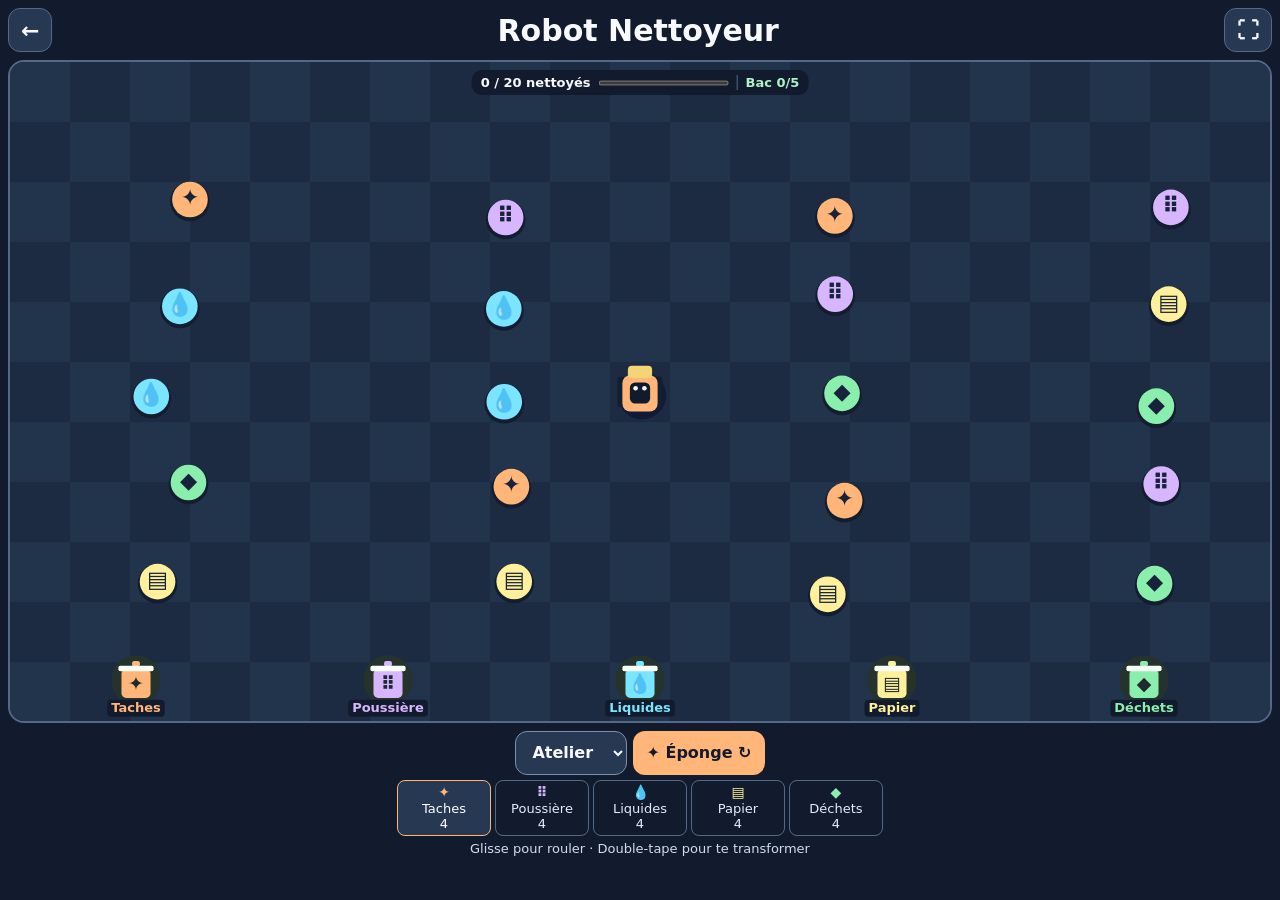
<file: site/nettoyage-2d/index.html>
<!doctype html>
<html lang="fr">
<head>
<meta charset="utf-8">
<meta name="viewport" content="width=device-width,initial-scale=1,viewport-fit=cover">
<meta name="theme-color" content="#121b2e">
<title>Robot Nettoyeur 2D — Les jeux rigolos</title>
<link rel="stylesheet" href="./game.css?v=4">
<script src="./kitchen.js" defer></script>
<script src="./game.js?v=4" defer></script>
</head>
<body>
<main id="game">
  <header>
    <a href="../" aria-label="Retour aux jeux" title="Retour aux jeux">←</a>
    <h1>Robot Nettoyeur</h1>
    <button id="fullscreen" type="button" aria-label="Activer le plein écran" title="Plein écran">⛶</button>
  </header>
  <section class="arena" aria-label="Terrain de jeu">
    <canvas id="board" aria-label="Glisse le doigt ou utilise les flèches pour piloter. Double-tape ou appuie sur Espace pour changer de forme."></canvas>
    <div class="hud">
      <strong id="score" role="status"></strong>
      <progress id="progress" aria-label="Salissures ramassées" value="0" max="20"></progress>
      <strong id="cargo" role="status"></strong>
    </div>
    <button id="unload" type="button" hidden>Vider le bac</button>
    <dialog id="victory" aria-labelledby="victory-title">
      <span aria-hidden="true">🏆</span>
      <h2 id="victory-title">Atelier impeccable !</h2>
      <button id="replay" type="button">Rejouer</button>
      <button id="other-map" type="button">Autre carte</button>
    </dialog>
  </section>
  <footer>
    <div class="controls">
      <select id="map" aria-label="Choisir une carte">
        <option value="atelier">Atelier</option>
        <option value="cuisine">Cuisine</option>
      </select>
      <button id="transform" type="button" aria-describedby="controls-hint"></button>
    </div>
    <div id="forms" aria-label="Formes et salissures restantes"></div>
    <p id="controls-hint">Glisse pour rouler · Double-tape pour te transformer</p>
    <p id="cargo-hint" role="status" hidden></p>
    <p id="screen-note" role="status" hidden>Le jeu occupe tout l’espace disponible sur cet appareil.</p>
  </footer>
</main>
</body>
</html>
</file>
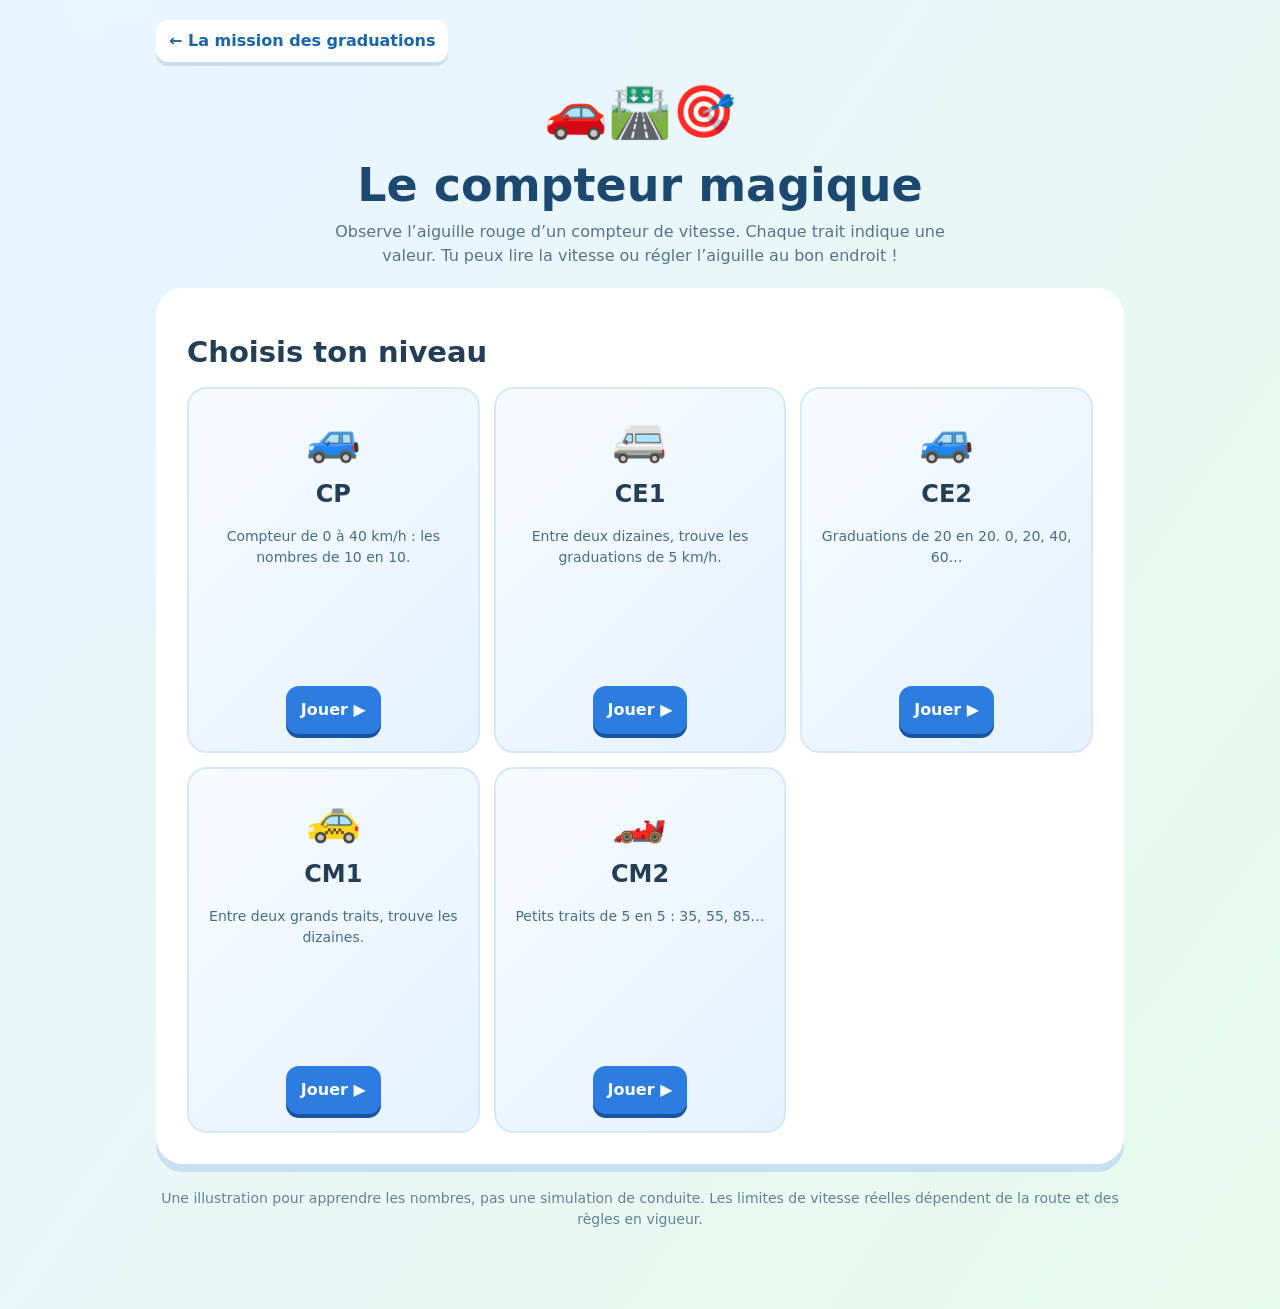
<file: site/droite-graduee/compteur/index.html>
<!doctype html>
<html lang="fr"><head><meta charset="utf-8"><meta name="viewport" content="width=device-width,initial-scale=1">
<meta name="theme-color" content="#dceeff"><meta name="description" content="Mini-jeu CP, CE1, CE2, CM1 et CM2 : apprendre à lire un compteur de vitesse gradué et régler son aiguille.">
<title>Le compteur magique — Jeux rigolos</title>
<style>
*{box-sizing:border-box}body{margin:0;background:radial-gradient(circle at 10% 0,#e9f5ff,transparent 40%),linear-gradient(125deg,#e9f4ff,#e7fbec);font:16px/1.5 system-ui,-apple-system,Arial,sans-serif;color:#243f55}
main{max-width:1000px;padding:20px 16px 55px;margin:auto}a{color:#1965aa}a:focus-visible,button:focus-visible,svg:focus-visible{outline:4px solid #f4ad33;outline-offset:3px}
.back{display:inline-block;text-decoration:none;background:white;border-radius:12px;padding:9px 13px;box-shadow:0 4px #c8dff0;font-weight:850}
header{text-align:center;margin:12px auto 20px}.icon{font-size:51px}h1{font-size:clamp(30px,5vw,46px);line-height:1.12;margin:9px 0;color:#1d4971}.intro{margin:0 auto;max-width:640px;color:#56748b}
.board{border:4px solid white;background:white;border-radius:27px;padding:clamp(15px,3vw,27px);box-shadow:0 8px #c7dff0}
.mode-list{display:grid;grid-template-columns:repeat(3,1fr);gap:14px}.mode{border-radius:20px;padding:17px;background:linear-gradient(135deg,#f7fbff,#e5f2ff);border:2px solid #d6e8fa;text-align:center}.mode h2{margin:4px 0;font-size:24px}.mode p{font-size:14px;color:#476e88;min-height:66px}
button{font:inherit;border:0;border-radius:13px;padding:12px 15px;font-weight:850;cursor:pointer;background:#e3effa;color:#1e507e;box-shadow:0 4px #c6dce9}
button:disabled{opacity:.5;cursor:default}button:hover:not(:disabled){filter:brightness(1.05)}.primary{background:#2d7de1;box-shadow:0 4px #1755a2;color:white}.good{background:#67d6a1;box-shadow:0 4px #329f6b;color:#145234}
h2{margin:12px 0;font-size:clamp(21px,3vw,29px)}.topline{display:flex;justify-content:space-between;align-items:center;gap:10px;flex-wrap:wrap}.dots{display:flex;gap:7px}.dot{width:27px;height:13px;border-radius:20px;background:#dce9f3}.dot.done{background:#65c996}.dot.now{background:#ffcc69}
.note{background:#e9f6ff;border-radius:14px;padding:12px 15px;color:#3a647f;margin:13px 0}
#dial{display:block;width:100%;height:auto;background:#e6f2fc;border-radius:18px;touch-action:manipulation}
.dial-shell{border:2px solid #cfdfed;border-radius:20px;padding:6px;margin:15px 0}
.question{font-size:clamp(18px,2.6vw,23px);font-weight:850;margin:14px 0}
.controls,.answers{display:flex;gap:10px;justify-content:center;flex-wrap:wrap;margin:13px 0}
.choice{font-size:21px;font-weight:900;min-width:88px;background:#f2f8ff;border:3px solid #d5e8f8}
.message{min-height:58px;background:#f0f5f9;border-radius:15px;padding:13px 15px;margin:14px 0;color:#46687f;font-weight:770}
.message.good{background:#e0f7e9;color:#1c6945}.message.bad{background:#ffeddd;color:#884c21}
.actions{display:flex;gap:11px;flex-wrap:wrap;align-items:center}
#finish{text-align:center;padding:22px}.big{font-size:85px}footer{font-size:14px;color:#688094;text-align:center;margin:24px 0}
@media(max-width:690px){.mode-list{grid-template-columns:1fr}.mode p{min-height:auto}.mode{padding:12px}.choice{min-width:65px;font-size:18px;padding:10px 11px}.dot{width:18px}}
</style></head><body><main>
<a href="../" class="back" id="return-to-levels">← La mission des graduations</a>
<header><div class="icon">🚗🛣️🎯</div><h1>Le compteur magique</h1><p class="intro">Observe l’aiguille rouge d’un compteur de vitesse. Chaque trait indique une valeur. Tu peux lire la vitesse ou régler l’aiguille au bon endroit !</p></header>
<section id="menu" class="board"><h2>Choisis ton niveau</h2><div id="modes" class="mode-list"></div></section>
<section id="game" class="board" hidden>
<div class="topline"><button id="back" type="button">← Les niveaux</button><span class="dots" id="dots"></span></div>
<h2 id="title"></h2><p class="note" id="context"></p><p class="question" id="question"></p>
<div class="dial-shell"><svg id="dial" viewBox="0 0 860 450" role="img" tabindex="0"></svg></div>
<div id="choices" class="answers"></div><div id="controls" class="controls"></div>
<div class="message" id="message" role="status" aria-live="polite"></div>
<div class="actions"><button id="hint">💡 Un indice</button><button id="verify" class="primary" type="button" hidden>Vérifier l’aiguille</button><button id="next" class="good" type="button" hidden>Défi suivant →</button></div>
</section>
<section id="finish" class="board" hidden><div class="big">🏆🚗</div><h2>Permis des graduations obtenu !</h2><p id="result"></p><div class="actions" style="justify-content:center"><button id="restart" class="primary">Rejouer</button><button id="more">Choisir un autre niveau</button></div></section>
<footer>Une illustration pour apprendre les nombres, pas une simulation de conduite. Les limites de vitesse réelles dépendent de la route et des règles en vigueur.</footer>
</main><script>
(function(){
'use strict';
var levels=[
 {id:'cp',name:'CP',emoji:'🚙',step:10,max:40,major:10,targets:[1,2,3,4,2],description:'Compteur de 0 à 40 km/h : les nombres de 10 en 10.'},
 {id:'ce1',name:'CE1',emoji:'🚐',step:5,max:60,major:10,targets:[2,4,7,10,11],description:'Entre deux dizaines, trouve les graduations de 5 km/h.'},
 {id:'ce2',name:'CE2',emoji:'🚙',step:20,max:120,major:20,targets:[2,4,3,5,1],description:'Graduations de 20 en 20. 0, 20, 40, 60…'},
 {id:'cm1',name:'CM1',emoji:'🚕',step:10,max:120,major:20,targets:[3,7,5,9,11],description:'Entre deux grands traits, trouve les dizaines.'},
 {id:'cm2',name:'CM2',emoji:'🏎️',step:5,max:120,major:20,targets:[7,11,17,13,19],description:'Petits traits de 5 en 5 : 35, 55, 85…'}
];
var index=0,round=0,pointer=0,solved=false,mistakes=0;
var $=function(id){return document.getElementById(id)};
function level(){return levels[index]}
function target(){return level().targets[round]*level().step}
function display(){return pointer*level().step}
function status(text,style){$('message').textContent=text;$('message').className='message'+(style?' '+style:'')}
function menu(){
 $('modes').innerHTML='';
 levels.forEach(function(l,i){
  var card=document.createElement('article');card.className='mode';
  var done='';try{done=localStorage.getItem('compteur-'+l.id)==='oui'?'⭐ Niveau réussi':''}catch(e){}
  card.innerHTML='<div style="font-size:44px">'+l.emoji+'</div><h2>'+l.name+'</h2><p>'+l.description+'</p><p><strong>'+done+'</strong></p>';
  var b=document.createElement('button');b.textContent='Jouer ▶';b.className='primary';b.addEventListener('click',function(){start(i)});card.appendChild(b);$('modes').appendChild(card);
 });
}
function home(){$('menu').hidden=false;$('game').hidden=true;$('finish').hidden=true;menu();window.scrollTo({top:0,behavior:'smooth'})}
function start(i){index=i;document.getElementById('return-to-levels').href='../?classe='+levels[i].id;round=0;mistakes=0;$('menu').hidden=true;$('finish').hidden=true;$('game').hidden=false;newRound();window.scrollTo({top:0,behavior:'smooth'})}
function isRead(){return round%2===0}
function newRound(){
 solved=false;pointer=isRead()?level().targets[round]:0;$('next').hidden=true;$('hint').hidden=false;$('controls').innerHTML='';$('choices').innerHTML='';
 $('title').textContent=level().emoji+' '+level().name+' — Défi '+(round+1)+'/5';
 $('context').textContent='Sur ce compteur, un petit espace vaut '+level().step+' km/h. Les nombres inscrits sont espacés de '+level().major+' km/h.';
 $('question').textContent=isRead()?'🔎 Quelle vitesse l’aiguille rouge indique-t-elle ?':'🎯 Place l’aiguille exactement sur '+target()+' km/h.';
 var dots=$('dots');dots.innerHTML='';for(var i=0;i<5;i++){var p=document.createElement('span');p.className='dot'+(i<round?' done':i===round?' now':'');dots.appendChild(p)}
 if(isRead()){
  $('verify').hidden=true;
  var options=[target()],offsets=[-2,-1,1,2,3,-3];
  offsets.forEach(function(off){var x=target()+off*level().step;if(x>=0&&x<=level().max&&options.indexOf(x)<0&&options.length<3)options.push(x)});
  options.sort(function(){return Math.random()-.5});
  options.forEach(function(v){var b=document.createElement('button');b.className='choice';b.textContent=v+' km/h';b.addEventListener('click',function(){if(solved)return;if(v===target())success();else wrong('Tu as choisi '+v+' km/h, mais regarde bien l’espace entre deux nombres.');});$('choices').appendChild(b)});
 }else{
  $('verify').hidden=false;
  [-5,-1,1,5].forEach(function(d){var b=document.createElement('button');b.className='choice';b.textContent=(d>0?'+':'')+d+' trait'+(Math.abs(d)>1?'s':'');b.addEventListener('click',function(){if(solved)return;pointer=Math.min(level().max/level().step,Math.max(0,pointer+d));draw();status('Aiguille réglée sur '+display()+' km/h. Vérifie la graduation.');});$('controls').appendChild(b)});
  var reset=document.createElement('button');reset.textContent='↺ Zéro';reset.addEventListener('click',function(){if(solved)return;pointer=0;draw();status('L’aiguille est revenue sur zéro.')});$('controls').appendChild(reset);
 }
 draw();status(isRead()?'Observe l’aiguille rouge, puis choisis une réponse.':'Déplace l’aiguille avec les boutons ou touche directement le cadran.');
}
function point(value,r){var a=Math.PI-Math.PI*(value/level().max);return{x:430+r*Math.cos(a),y:332-r*Math.sin(a)}}
function draw(){
 var l=level(),n=l.max/l.step,s='';
 s+='<defs><linearGradient id="road" x1="0" y1="0" x2="0" y2="1"><stop stop-color="#afd4ff"/><stop offset="1" stop-color="#deeffa"/></linearGradient><radialGradient id="dialbg"><stop stop-color="#344d63"/><stop offset="1" stop-color="#112b3d"/></radialGradient></defs>';
 s+='<rect x="12" y="12" width="836" height="426" rx="24" fill="#e9f2fb"/>';
 s+='<path d="M 36 38 Q 430 -20 824 38 L 824 129 L 36 129 Z" fill="url(#road)"/>';
 s+='<path d="M 358 127 L 404 35 H 451 L 503 127 Z" fill="#9caab3" opacity=".45"/>';
 s+='<line x1="430" y1="39" x2="430" y2="110" stroke="white" stroke-width="5" stroke-dasharray="16 17"/>';
 s+='<rect x="60" y="103" width="740" height="319" rx="87" fill="#21394b" stroke="#526c7d" stroke-width="12"/>';
 s+='<circle cx="430" cy="329" r="253" fill="url(#dialbg)" stroke="#92a8b6" stroke-width="16"/>';
 s+='<circle cx="430" cy="329" r="242" fill="none" stroke="#2b5973" stroke-width="8"/>';
 var arc='';for(var i=0;i<=60;i++){var p=point(l.max*i/60,231);arc+=(i?' L ':'M ')+p.x.toFixed(1)+' '+p.y.toFixed(1)}s+='<path d="'+arc+'" fill="none" stroke="#73c7ec" stroke-width="7" stroke-linecap="round"/>';
 for(var j=0;j<=n;j++){
  var val=j*l.step,big=val%l.major===0,p1=point(val,big?212:203),p2=point(val,227);
  s+='<line x1="'+p1.x+'" y1="'+p1.y+'" x2="'+p2.x+'" y2="'+p2.y+'" stroke="'+(big?'#d7f5ff':'#8ab5cb')+'" stroke-width="'+(big?5:2.8)+'" stroke-linecap="round"/>';
  if(big){var z=point(val,171);s+='<text x="'+z.x+'" y="'+(z.y+7)+'" text-anchor="middle" fill="#fff" font-size="26" font-weight="850">'+val+'</text>'}
 }
 s+='<text x="430" y="263" text-anchor="middle" font-size="23" font-weight="750" fill="#b4d5e8">VITESSE</text>';
 s+='<text x="430" y="286" text-anchor="middle" font-size="20" fill="#d9eff8">km/h</text>';
 var needle=point(display(),193);
 s+='<line x1="430" y1="330" x2="'+needle.x+'" y2="'+needle.y+'" stroke="#eb4b45" stroke-width="13" stroke-linecap="round"/>';
 s+='<line x1="430" y1="330" x2="'+needle.x+'" y2="'+needle.y+'" stroke="#ffb5a4" stroke-width="3" stroke-linecap="round"/>';
 s+='<circle cx="430" cy="330" r="24" fill="#e65f4e" stroke="#faaf92" stroke-width="7"/>';
 s+='<rect x="338" y="362" width="184" height="46" rx="13" fill="#0c2331" stroke="#557b93" stroke-width="3"/>';
 s+='<text x="430" y="393" text-anchor="middle" font-size="22" font-weight="800" fill="#d6efff">'+(isRead()?'?':display()+' km/h')+'</text>';
 s+='<circle cx="113" cy="360" r="25" fill="#2e586a" stroke="#7fa7bb" stroke-width="4"/>';
 s+='<circle cx="748" cy="360" r="25" fill="#2e586a" stroke="#7fa7bb" stroke-width="4"/>';
 $('dial').innerHTML=s;
 $('dial').setAttribute('aria-label','Compteur de 0 à '+l.max+' km/h. Graduations de '+l.step+' km/h. '+(isRead()?'Observe l’aiguille et choisis la vitesse.':'Utilise les flèches du clavier pour régler l’aiguille. Position actuelle : '+display()+' km/h.'));
}
function wrong(t){mistakes++;status('🔎 '+t+' Chaque petit trait vaut '+level().step+' km/h.','bad')}
function success(){
 if(solved)return;solved=true;status('🎉 Bravo ! L’aiguille indique bien '+target()+' km/h : '+(target()/level().step)+' petits intervalles depuis zéro.','good');
 $('next').hidden=false;$('hint').hidden=true;$('verify').hidden=true;
 Array.from($('choices').children).forEach(function(b){b.disabled=true});Array.from($('controls').children).forEach(function(b){b.disabled=true});
 $('next').textContent=round===4?'Voir mon diplôme 🏅':'Défi suivant →';$('next').focus();
}
$('verify').addEventListener('click',function(){if(solved||isRead())return;if(display()===target())success();else wrong('L’aiguille est sur '+display()+' km/h. La mission demande '+target()+' km/h.')});
$('hint').addEventListener('click',function(){status('💡 Repère deux grands nombres : par exemple 40 et 60. Il y a '+(20/level().step)+' petit(s) espace(s) de '+level().step+' km/h entre les deux.')});
$('next').addEventListener('click',function(){if(!solved)return;round++;if(round<5)newRound();else finish()});
$('back').addEventListener('click',home);
$('restart').addEventListener('click',function(){start(index)});
$('more').addEventListener('click',home);
function finish(){
 $('game').hidden=true;$('finish').hidden=false;$('result').textContent='Bravo ! Tu as réussi les 5 défis de '+level().name+'. Tu sais lire et régler une aiguille graduée.';
 try{localStorage.setItem('compteur-'+level().id,'oui');localStorage.setItem('compteur-done','oui')}catch(e){}
}
$('dial').addEventListener('click',function(e){
 if(solved||isRead())return;
 var r=$('dial').getBoundingClientRect(),x=(e.clientX-r.left)*860/r.width,y=(e.clientY-r.top)*450/r.height;
 var a=Math.atan2(332-y,x-430);if(a<0.02||a>Math.PI-.02){if(y>350)return}
 var distance=Math.hypot(x-430,y-332);if(distance<120||distance>267||y>345)return;
 var proportion=Math.max(0,Math.min(1,(Math.PI-a)/Math.PI));
 pointer=Math.max(0,Math.min(level().max/level().step,Math.round(proportion*level().max/level().step)));
 draw();status('Aiguille placée sur '+display()+' km/h. Tu peux vérifier le résultat.');
});
$('dial').addEventListener('keydown',function(e){
 if(['ArrowLeft','ArrowDown','ArrowRight','ArrowUp','Home','End','Enter',' '].indexOf(e.key)<0)return;
 e.preventDefault();if(isRead()||solved)return;
 if(e.key==='Enter'||e.key===' '){$('verify').click();return}
 if(e.key==='Home')pointer=0;else if(e.key==='End')pointer=level().max/level().step;
 else pointer=Math.max(0,Math.min(level().max/level().step,pointer+(['ArrowRight','ArrowUp'].indexOf(e.key)>=0?1:-1)));
 draw();status('Vitesse choisie : '+display()+' km/h.');
});
menu();var classe=(new URLSearchParams(window.location.search)).get('classe');var gradeIndex=levels.findIndex(function(l){return l.id===classe});if(gradeIndex>=0)start(gradeIndex);
})();
</script></body></html>
</file>
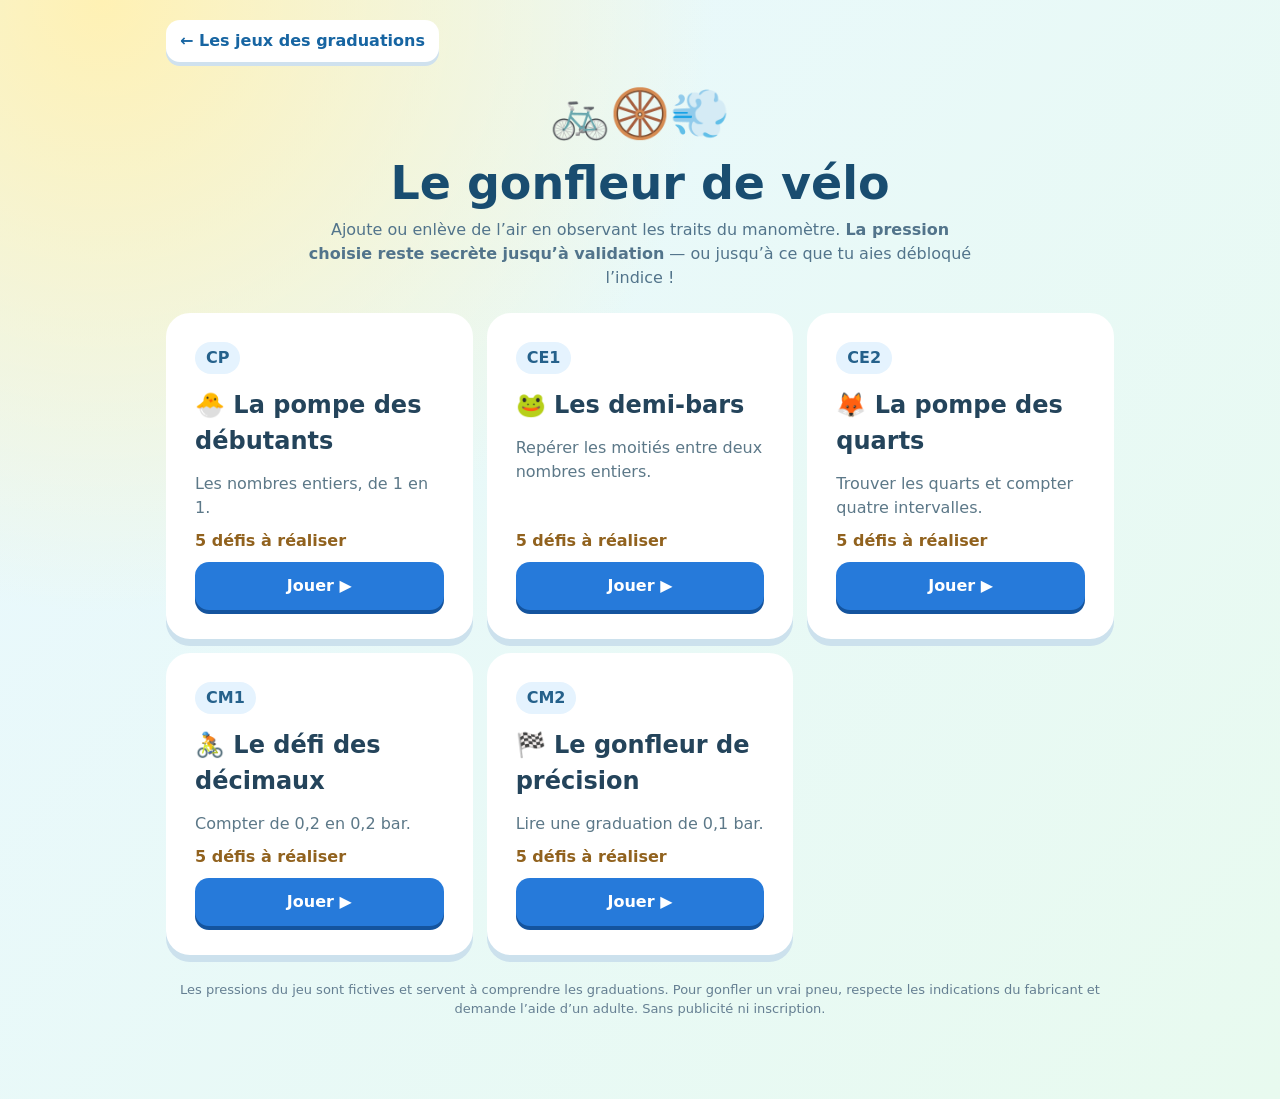
<file: site/droite-graduee/gonfleur/index.html>
<!doctype html><html lang="fr"><head>
<meta charset="utf-8"><meta name="viewport" content="width=device-width, initial-scale=1">
<meta name="theme-color" content="#e8f9ff"><meta name="description" content="Mini-jeu du CP au CM2 : gonfler un pneu avec un manomètre, lire les graduations sans afficher la réponse avant validation.">
<title>Le gonfleur de vélo · La mission des graduations</title>
<style>
*{box-sizing:border-box}body{margin:0;background:radial-gradient(circle at 8% 0,#fff1b4,transparent 38%),linear-gradient(130deg,#e9f8ff,#e8faef);font:16px/1.5 system-ui,Arial,sans-serif;color:#24445b}
main{max-width:980px;margin:auto;padding:20px 16px 55px}
a{color:#1765a2}a:focus-visible,button:focus-visible{outline:4px solid #ef9d2d;outline-offset:4px}
.back{display:inline-block;padding:9px 14px;background:white;border-radius:14px;text-decoration:none;font-weight:850;box-shadow:0 4px #cfe1ee}
header{text-align:center;padding:15px 0}header .big{font-size:48px}h1{color:#194d70;font-size:clamp(29px,5vw,46px);margin:8px 0;line-height:1.15}header p{max-width:680px;color:#52748b;margin:8px auto}
.grid{display:grid;grid-template-columns:repeat(auto-fit,minmax(242px,1fr));gap:14px}
.card,.panel{border:4px solid white;border-radius:24px;background:white;box-shadow:0 7px #cce1ed;padding:clamp(16px,3vw,25px)}
.card{display:flex;flex-direction:column;gap:9px}.card h2{margin:4px 0;font-size:24px}.card p{margin:0;flex:1;color:#5c7888}
.tag{border-radius:30px;background:#e5f3fe;color:#25618b;padding:4px 11px;font-weight:850;align-self:start}
button{border:0;border-radius:14px;padding:12px 15px;background:#e4f1fb;color:#225781;font:inherit;font-weight:900;cursor:pointer;box-shadow:0 4px #bfd8e9}
button:hover:not(:disabled){filter:brightness(1.04)}button:disabled{opacity:.48;cursor:default}
.primary{color:white;background:#267ada;box-shadow:0 4px #14549e}.good{background:#81e1ad;color:#135f38;box-shadow:0 4px #44b57c}
.top{display:flex;gap:11px;align-items:center;justify-content:space-between;flex-wrap:wrap}
.dots{display:flex;gap:7px}.dot{width:22px;height:13px;background:#dceaf2;border-radius:15px}.dot.active{background:#ffc95c}.dot.done{background:#66d0a0}
h2{font-size:clamp(22px,3.2vw,32px);margin:14px 0 10px}.story{background:#e9f6ff;border-radius:14px;padding:12px 15px;color:#446a80}
.question{font-size:clamp(19px,2.7vw,25px);font-weight:900;margin:15px 0}.tip{color:#5a7b8c;font-size:14px}
svg{width:100%;height:auto;display:block;background:#f6fbff;border-radius:18px}
.gauge{border:2px solid #dbe9f3;border-radius:20px;padding:5px;margin:14px 0}
.readout{text-align:center;font-size:clamp(18px,2.7vw,23px);font-weight:900;padding:9px 12px;border-radius:14px;background:#eef6fc;color:#436781}
.readout.revealed{background:#e1f7eb;color:#206b46}
.controls,.actions{display:flex;gap:11px;justify-content:center;flex-wrap:wrap;margin:16px 0}.controls button{flex:1;min-width:160px}.actions button{flex:1;min-width:135px}
.message{background:#edf5fa;border-radius:15px;padding:14px 16px;font-weight:750;min-height:60px;color:#47667b}
.message.good{background:#e3f8ec;color:#1b673f}.message.bad{background:#fff0df;color:#8e4c20}
.hint{border:2px solid #f4dca8;border-radius:17px;padding:16px;background:#fff9ec;margin:16px 0}
.hint h3{margin:0 0 7px}.hint p{margin:7px 0;color:#795e35}
.options{display:flex;gap:9px;flex-wrap:wrap;margin:12px 0}.options button{background:#fff;border:2px solid #f0d8a7}
.hint-result{font-weight:850;color:#785228}
#finish{text-align:center;padding:25px}#finish .award{font-size:80px}
footer{text-align:center;color:#657f92;font-size:13px;margin:25px 0}
@media(max-width:480px){.controls button{min-width:135px;padding:12px 8px}.options button{flex:1}.dot{width:17px}}
</style></head><body><main>
<a href="../" class="back" id="return-to-levels">← Les jeux des graduations</a>
<header><div class="big">🚲🛞💨</div><h1>Le gonfleur de vélo</h1>
<p>Ajoute ou enlève de l’air en observant les traits du manomètre. <strong>La pression choisie reste secrète jusqu’à validation</strong> — ou jusqu’à ce que tu aies débloqué l’indice !</p></header>
<section id="menu"><div id="cards" class="grid"></div></section>
<section id="game" class="panel" hidden>
<div class="top"><button id="back" type="button">← Niveaux</button><div id="dots" class="dots"></div></div>
<h2 id="level-title"></h2><p id="story" class="story"></p>
<p class="question" id="question"></p><p class="tip">Lis les chiffres du cadran, puis compte les espaces entre les traits. Un clic sur « Ajouter » déplace l’aiguille d’une graduation.</p>
<div class="gauge"><svg id="meter" viewBox="0 0 860 500" role="img" aria-label="Manomètre gradué ; la valeur actuelle est cachée"></svg></div>
<div class="readout" id="reading">🔒 La pression est cachée : observe l’aiguille.</div>
<div class="controls"><button id="plus">➕ Ajouter de l’air</button><button id="minus">➖ Enlever de l’air</button></div>
<div id="feedback" class="message" role="status" aria-live="polite">Quand tu penses avoir trouvé, appuie sur Valider.</div>
<div class="actions"><button id="verify" type="button" class="primary">✅ Valider</button><button id="hint" type="button">💡 Indice</button><button id="next" type="button" class="good" hidden>Défi suivant →</button></div>
<div class="hint" id="hint-panel" hidden><h3>🧐 D’abord, combien vaut une graduation ?</h3>
<p>Compte les espaces entre deux nombres écrits sur le cadran, puis choisis la valeur d’un petit intervalle.</p>
<div class="options" id="hint-options"></div><p class="hint-result" id="hint-result" role="status"></p>
<button type="button" id="show-help" hidden>Voir l’explication</button>
</div></section>
<section class="panel" id="finish" hidden><div class="award">🏆🚲</div><h2>Ta roue est prête !</h2><p>Bravo ! Tu as terminé les cinq défis de ce niveau.</p>
<button type="button" id="replay" class="primary">Rejouer</button><button type="button" id="home">Autres niveaux</button></section>
<footer>Les pressions du jeu sont fictives et servent à comprendre les graduations. Pour gonfler un vrai pneu, respecte les indications du fabricant et demande l’aide d’un adulte. Sans publicité ni inscription.</footer>
</main><script>
(function(){
'use strict';
var levels=[
{id:'cp',grade:'CP',step:1,max:4,major:1,targets:[1,2,3,4,2],options:[0.5,2],emoji:'🐣',label:'La pompe des débutants',desc:'Les nombres entiers, de 1 en 1.'},
{id:'ce1',grade:'CE1',step:0.5,max:4,major:1,targets:[1,2.5,3.5,1.5,3],options:[0.25,1],emoji:'🐸',label:'Les demi-bars',desc:'Repérer les moitiés entre deux nombres entiers.'},
{id:'ce2',grade:'CE2',step:0.25,max:4,major:1,targets:[1.25,2.5,2.75,3.25,1.75],options:[0.5,0.1],emoji:'🦊',label:'La pompe des quarts',desc:'Trouver les quarts et compter quatre intervalles.'},
{id:'cm1',grade:'CM1',step:0.2,max:4,major:1,targets:[1.2,2.4,3.6,2.8,1.8],options:[0.1,0.5],emoji:'🚴',label:'Le défi des décimaux',desc:'Compter de 0,2 en 0,2 bar.'},
{id:'cm2',grade:'CM2',step:0.1,max:4,major:1,targets:[2.3,2.7,3.1,1.9,3.4],options:[0.2,0.5],emoji:'🏁',label:'Le gonfleur de précision',desc:'Lire une graduation de 0,1 bar.'}
];
var gradeIndex=0,round=0,pos=0,solved=false,validated=false,unlocked=false,tries=0;
var $=function(id){return document.getElementById(id)};
function level(){return levels[gradeIndex]}function target(){return level().targets[round]}
function amount(){return Number((pos*level().step).toFixed(3))}
function fmt(v){return Number(v.toFixed(3)).toLocaleString('fr-FR',{maximumFractionDigits:3})}
function pressure(v){return fmt(v)+' bar'}
function show(s,kind){$('feedback').textContent=s;$('feedback').className='message'+(kind?' '+kind:'')}
function renderMenu(){
 $('cards').innerHTML='';
 levels.forEach(function(l,i){
  var card=document.createElement('article');card.className='card';
  var badge=document.createElement('span');badge.className='tag';badge.textContent=l.grade;card.appendChild(badge);
  var h=document.createElement('h2');h.textContent=l.emoji+' '+l.label;card.appendChild(h);
  var p=document.createElement('p');p.textContent=l.desc;card.appendChild(p);
  var status=document.createElement('span');status.style.fontWeight='850';status.style.color='#91621e';status.textContent='5 défis à réaliser';
  try{if(localStorage.getItem('mission-gonfleur-'+l.id)==='oui')status.textContent='⭐ Déjà terminé'}catch(e){}
  card.appendChild(status);
  var b=document.createElement('button');b.className='primary';b.textContent='Jouer ▶';b.addEventListener('click',function(){start(i)});card.appendChild(b);
  $('cards').appendChild(card);
 });
}
function home(){$('menu').hidden=false;$('game').hidden=true;$('finish').hidden=true;renderMenu();window.scrollTo({top:0,behavior:'smooth'})}
function start(i){gradeIndex=i;document.getElementById('return-to-levels').href='../?classe='+levels[i].id;round=0;$('menu').hidden=true;$('game').hidden=false;$('finish').hidden=true;newRound();window.scrollTo({top:0,behavior:'smooth'})}
function progress(){$('dots').innerHTML='';for(var i=0;i<5;i++){var d=document.createElement('span');d.className='dot'+(i<round?' done':i===round?' active':'');$('dots').appendChild(d)}}
function newRound(){
 pos=0;solved=false;validated=false;unlocked=false;tries=0;
 var l=level();
 $('level-title').textContent=l.emoji+' '+l.grade+' — '+l.label+' · Défi '+(round+1)+'/5';
 $('story').textContent='🚲 Un cycliste prépare son vélo. La roue doit atteindre la pression demandée. À toi de régler le manomètre !';
 $('question').textContent='Gonfle la roue jusqu’à '+pressure(target())+'.';
 $('hint-panel').hidden=true;$('hint-result').textContent='';$('show-help').hidden=true;
 $('verify').hidden=false;$('next').hidden=true;$('hint').hidden=false;
 $('plus').disabled=false;$('minus').disabled=false;
 $('reading').className='readout';$('reading').textContent='🔒 La pression est cachée : observe l’aiguille.';
 $('hint-options').innerHTML='';
 progress();draw();show('Observe les chiffres écrits sur le cadran. À ton avis, où doit se trouver l’aiguille ?');
}
function change(n){if(solved)return;pos=Math.min(Math.round(level().max/level().step),Math.max(0,pos+n));draw();
 if(validated||unlocked){$('reading').className='readout revealed';$('reading').textContent='Pression actuelle : '+pressure(amount())}
 else{$('reading').className='readout';$('reading').textContent='🔒 Pression cachée : compte les graduations.'}
 show('L’aiguille a bougé. '+(validated||unlocked?'Compare les valeurs et corrige ton dosage.':'Tu peux maintenant valider ton estimation.'));
}
function draw(){
 var l=level(),maxTicks=Math.round(l.max/l.step),s='';
 var cx=425,cy=267,r=197;
 function p(v,rad){var a=Math.PI-(v/l.max)*Math.PI;return{x:cx+rad*Math.cos(a),y:cy-rad*Math.sin(a)}}
 s+='<defs><radialGradient id="metal"><stop stop-color="#50778c"/><stop offset=".9" stop-color="#203f51"/><stop offset="1" stop-color="#0a283b"/></radialGradient><linearGradient id="pump" x1="0" x2="1"><stop stop-color="#88afb9"/><stop offset=".5" stop-color="#e5f3f4"/><stop offset="1" stop-color="#7b9da9"/></linearGradient></defs>';
 s+='<rect x="13" y="13" width="834" height="476" rx="22" fill="#eff9ff"/>';
 s+='<path d="M 16 406 Q 205 384 420 411 T 848 400 L 848 488 L 12 488 Z" fill="#e6f7df"/>';
 s+='<circle cx="'+cx+'" cy="'+cy+'" r="234" fill="#a7bcc8" stroke="#6d8999" stroke-width="13"/>';
 s+='<circle cx="'+cx+'" cy="'+cy+'" r="218" fill="#fafefe" stroke="#40677b" stroke-width="11"/>';
 s+='<circle cx="'+cx+'" cy="'+cy+'" r="195" fill="#fbfdff" stroke="#c9e4f0" stroke-width="3"/>';
 for(var i=0;i<=maxTicks;i++){
  var val=Number((i*l.step).toFixed(3)),major=i===0||i===maxTicks||Math.abs(val/l.major-Math.round(val/l.major))<1e-6;
  var a=p(val,major?153:166),b=p(val,184);
  s+='<line x1="'+a.x+'" y1="'+a.y+'" x2="'+b.x+'" y2="'+b.y+'" stroke="'+(major?'#264c67':'#477992')+'" stroke-width="'+(major?5:2.4)+'" stroke-linecap="round"/>';
  if(major){var t=p(val,121);s+='<text x="'+t.x+'" y="'+(t.y+7)+'" text-anchor="middle" font-size="26" font-weight="850" fill="#254864">'+fmt(val)+'</text>'}
 }
 var q=p(amount(),146);
 s+='<line x1="'+cx+'" y1="'+cy+'" x2="'+q.x+'" y2="'+q.y+'" stroke="#de5549" stroke-width="11" stroke-linecap="round"/>';
 s+='<line x1="'+cx+'" y1="'+cy+'" x2="'+q.x+'" y2="'+q.y+'" stroke="#ffafa0" stroke-width="3" stroke-linecap="round"/>';
 s+='<circle cx="'+cx+'" cy="'+cy+'" r="23" fill="#d84c45" stroke="#f6b3a3" stroke-width="7"/>';
 s+='<text x="'+cx+'" y="'+(cy-42)+'" font-size="27" font-weight="900" text-anchor="middle" fill="#2c617c">bar</text>';
 s+='<text x="'+cx+'" y="'+(cy+85)+'" font-size="18" font-weight="750" text-anchor="middle" fill="#507a90">PRESSION</text>';
 s+='<rect x="370" y="497" width="110" height="18" fill="url(#pump)" rx="8" transform="translate(0 -39)"/>';
 s+='<path d="M 482 465 C 550 437 626 475 690 437 S 767 389 810 435" stroke="#344d60" stroke-width="13" fill="none" stroke-linecap="round"/>';
 s+='<text x="130" y="375" font-size="69" text-anchor="middle">🚲</text>';
 s+='<text x="131" y="410" font-size="18" font-weight="750" text-anchor="middle" fill="#36677f">Roue à gonfler</text>';
 $('meter').innerHTML=s;
 $('meter').setAttribute('aria-label','Manomètre de 0 à '+fmt(l.max)+' bars, gradué de '+fmt(l.step)+' bar. Aiguille mobile ; sa valeur numérique est masquée jusqu’à validation ou déblocage de l’indice.');
}
function verify(){
 if(solved)return;validated=true;
 $('reading').className='readout revealed';$('reading').textContent='Pression mesurée : '+pressure(amount())+' · Objectif : '+pressure(target());
 if(Math.abs(amount()-target())<0.000001){
  solved=true;$('plus').disabled=true;$('minus').disabled=true;$('verify').hidden=true;$('hint').hidden=true;$('hint-panel').hidden=true;$('next').hidden=false;
  $('next').textContent=round===4?'Voir le diplôme 🏆':'Défi suivant →';
  show('🎉 Bravo ! Tu as trouvé '+pressure(target())+' en comptant les intervalles.','good');$('next').focus();
 }else{
  show('🔎 Tu as placé l’aiguille sur '+pressure(amount())+' alors que la mission demande '+pressure(target())+'. Tu peux corriger puis valider à nouveau.','bad');
 }
}
function openHint(){
 if(solved)return;
 $('hint-panel').hidden=false;
 if(unlocked){$('show-help').hidden=false;return}
 if($('hint-options').children.length)return;
 var l=level(),opts=[l.step].concat(l.options).sort(function(a,b){return a-b});
 opts.forEach(function(v){
  var b=document.createElement('button');b.textContent=fmt(v)+' bar';
  b.addEventListener('click',function(){
   if(unlocked)return;
   if(Math.abs(v-l.step)<1e-6){
    unlocked=true;$('hint-result').textContent='✅ Exact : un petit intervalle vaut '+pressure(l.step)+'.';
    $('show-help').hidden=false;Array.from($('hint-options').children).forEach(function(x){x.disabled=true});
    $('reading').className='readout revealed';$('reading').textContent='Pression actuelle : '+pressure(amount());
   }else{
    tries++;$('hint-result').textContent=tries<2?'Regarde à nouveau : combien y a-t-il d’espaces entre deux nombres écrits ?':'Ce n’est pas cette valeur. Compte les espaces, puis divise la différence entre les deux nombres par leur nombre.';
   }
  });$('hint-options').appendChild(b);
 });
}
function help(){
 if(!unlocked)return;
 var l=level(),spaces=Math.round(l.major/l.step);
 $('hint-result').textContent='💡 Entre 1 et 2 bars, il y a '+spaces+' intervalles égaux : chacun vaut '+pressure(l.step)+'. Pour arriver à '+pressure(target())+', compte '+Math.round(target()/l.step)+' petits espaces depuis zéro.';
}
$('plus').addEventListener('click',function(){change(1)});
$('minus').addEventListener('click',function(){change(-1)});
$('verify').addEventListener('click',verify);
$('hint').addEventListener('click',openHint);
$('show-help').addEventListener('click',help);
$('next').addEventListener('click',function(){if(!solved)return;round++;if(round===5){finish()}else{newRound()}});
function finish(){
 $('game').hidden=true;$('finish').hidden=false;
 try{localStorage.setItem('mission-gonfleur-'+level().id,'oui');localStorage.setItem('mission-gonfleur-done','oui')}catch(e){}
}
$('back').addEventListener('click',home);$('replay').addEventListener('click',function(){start(gradeIndex)});$('home').addEventListener('click',home);
var params=new URLSearchParams(window.location.search),classe=(params.get('classe')||'').toLowerCase();var initial=levels.findIndex(function(l){return l.id===classe});
renderMenu();if(initial>=0)start(initial);
})();
</script></body></html>
</file>
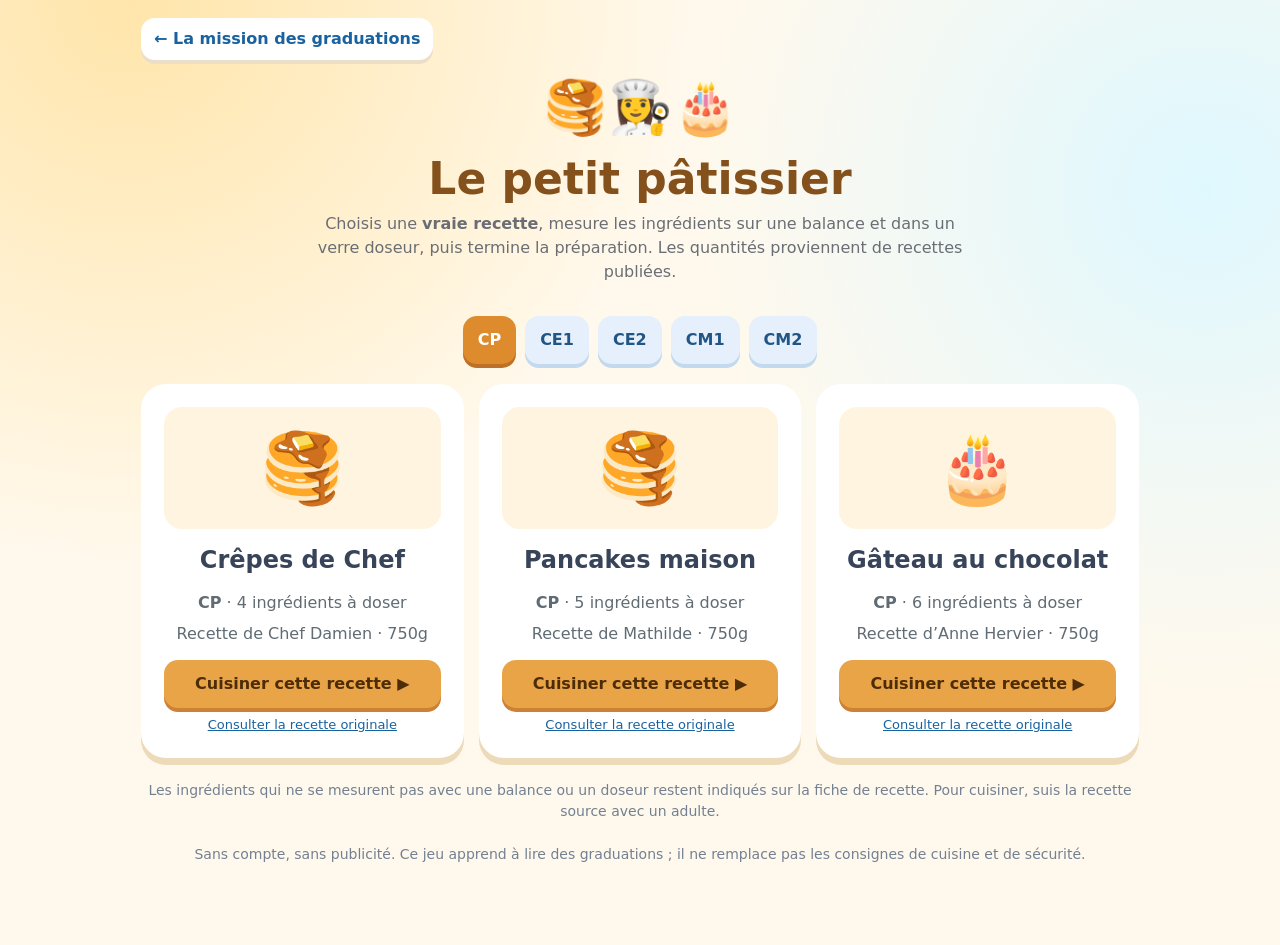
<file: site/droite-graduee/recette/index.html>
<!doctype html>
<html lang="fr"><head><meta charset="utf-8"><meta name="viewport" content="width=device-width, initial-scale=1">
<meta name="theme-color" content="#fff2db">
<meta name="description" content="Trois recettes authentiques et cinq niveaux CP-CM2 : lire des masses, volumes et compter les œufs avec des graduations adaptées.">
<title>Le petit pâtissier — Balance et verre doseur</title>
<style>
*{box-sizing:border-box}body{margin:0;background:radial-gradient(circle at 10% 0%,#ffe5aa,transparent 38%),radial-gradient(circle at 94% 20%,#dff8ff,transparent 35%),#fff9ed;font:16px/1.5 system-ui,-apple-system,Segoe UI,Arial,sans-serif;color:#37445a}
main{max-width:1030px;margin:auto;padding:18px 16px 58px}
a{color:#1962a0}a:focus-visible,button:focus-visible,select:focus-visible,svg:focus-visible{outline:4px solid #e59435;outline-offset:3px}
.back{display:inline-block;text-decoration:none;padding:9px 13px;border-radius:14px;background:white;font-weight:800;box-shadow:0 4px #ecdfc8}
header{text-align:center;padding:8px 8px 14px}.emblem{font-size:52px}h1{font-size:clamp(30px,5vw,44px);line-height:1.16;margin:7px 0;color:#84511c}header p{max-width:650px;margin:8px auto;color:#6a6e74}
.grades{display:flex;flex-wrap:wrap;justify-content:center;gap:9px;margin:10px auto 20px}.grades button.active{background:#dd8b2c;color:white;box-shadow:0 4px #bd7126}
.grid{display:grid;grid-template-columns:repeat(3,1fr);gap:15px}.recipe{display:flex;flex-direction:column;gap:7px;border-radius:25px;border:3px solid white;background:white;padding:20px;box-shadow:0 7px #eddab8;text-align:center}
.recipe .picture{font-size:68px;background:#fff4df;border-radius:18px;padding:10px}.recipe h2{margin:6px 0;font-size:24px}.recipe p{flex:1;color:#606b73;margin:0}
button{font:inherit;border:0;border-radius:14px;padding:12px 15px;cursor:pointer;font-weight:850;background:#e5f0fc;color:#205585;box-shadow:0 4px #c3d9ed}
button:hover:not(:disabled){filter:brightness(1.04);transform:translateY(-1px)}button:disabled{opacity:.45;cursor:default}
.primary{background:#e9a448;color:#4d2d08;box-shadow:0 4px #cc8134}.next{background:#66d7a3;color:#1c5735;box-shadow:0 4px #35a978}
.source{font-size:13px}.hidden{display:none!important}
.board{border:4px solid white;background:#fff;border-radius:25px;box-shadow:0 8px #e6d7b9;padding:clamp(16px,3vw,27px);margin:14px auto}
.toolbar{display:flex;gap:10px;justify-content:space-between;align-items:center;flex-wrap:wrap}.toolbar h2{font-size:clamp(22px,3.5vw,30px);margin:8px 0}
.progress{display:flex;gap:6px;margin:16px 0}.pip{flex:1;height:15px;border-radius:18px;background:#e9edf0}.pip.current{background:#f4bb64}.pip.done{background:#5acb94}
.story{padding:13px 15px;background:#fff5df;border-radius:14px;color:#69533b}.story p{margin:0}
.row{display:flex;gap:14px;align-items:flex-start}.list{flex:1;background:#f5faff;padding:12px 15px;border-radius:14px}.list p{margin:4px 0}.list small{color:#6d7884}
.prompt{font-size:clamp(18px,2.6vw,24px);font-weight:850;color:#354967;margin:17px 0 4px}
#drawing{width:100%;height:auto;display:block;touch-action:manipulation;cursor:crosshair;max-height:370px}
.illustration{background:linear-gradient(170deg,#f7fcff,#fffdf7);border:2px solid #e1edf1;border-radius:20px;margin:13px auto;padding:5px}
.meter{text-align:center;font-size:25px;font-weight:950;color:#1d6087;margin:8px 0}
.controls{display:flex;justify-content:center;gap:9px;flex-wrap:wrap;margin:13px 0}.controls button{min-width:80px}
.notice{background:#edf4fb;border-radius:15px;padding:13px 16px;margin:13px 0;min-height:56px;font-weight:730;color:#42627c}
.notice.good{background:#dff8eb;color:#156041}.notice.bad{background:#fff0dc;color:#8e4b18}
.actions{display:flex;gap:10px;flex-wrap:wrap}.footer{color:#738092;font-size:14px;text-align:center;margin:22px 0}
#done{text-align:center;padding:24px 12px}#done .big{font-size:90px}#done h2{font-size:36px;color:#915b16}
@media(max-width:720px){.grid{grid-template-columns:1fr}.recipe .picture{font-size:45px}.recipe{padding:13px}.row{flex-direction:column}.controls button{min-width:65px;font-size:14px}.meter{font-size:20px}}
</style></head>
<body><main>
<a href="../" class="back" id="return-to-levels">← La mission des graduations</a>
<header><div class="emblem">🥞👩‍🍳🎂</div><h1>Le petit pâtissier</h1><p>Choisis une <strong>vraie recette</strong>, mesure les ingrédients sur une balance et dans un verre doseur, puis termine la préparation. Les quantités proviennent de recettes publiées.</p></header>
<section id="menu"><div class="grades" id="grade-buttons" role="group" aria-label="Choisir sa classe"></div><div class="grid" id="recipe-grid"></div><p class="footer">Les ingrédients qui ne se mesurent pas avec une balance ou un doseur restent indiqués sur la fiche de recette. Pour cuisiner, suis la recette source avec un adulte.</p></section>
<section id="play" hidden><div class="board">
<div class="toolbar"><button id="back-menu" type="button">← Choisir une recette</button><h2 id="recipe-title"></h2></div>
<div class="progress" id="progress"></div><div class="story"><p id="recipe-note"></p></div>
<div class="row"><div class="list" id="ingredients"></div></div>
<div id="stage"><h2 id="stage-title"></h2><p class="prompt" id="prompt"></p><p id="instruction"></p>
<div class="illustration"><svg id="drawing" viewBox="0 0 860 340" tabindex="0" role="img" aria-label="Instrument gradué interactif"></svg></div>
<p class="meter" id="reading" aria-live="polite"></p><div id="controls" class="controls"></div>
<div id="feedback" class="notice" role="status" aria-live="polite"></div>
<div class="actions"><button id="hint" type="button">💡 Un indice</button><button id="verify" class="primary" type="button">Vérifier la mesure</button><button id="next" class="next" type="button" hidden>Ingrédient suivant →</button></div></div>
<div id="done" hidden><div class="big" id="finished-icon">🥞</div><h2>Recette réussie !</h2><p id="done-text"></p><p>🎉 Tu as réussi toutes les mesures ! Pour réaliser cette recette dans une vraie cuisine, fais-toi aider d’un adulte.</p><div class="actions" style="justify-content:center"><button id="replay" class="primary" type="button">Refaire la recette</button><button id="other" type="button">Autre recette</button></div></div>
</div></section>
<p class="footer">Sans compte, sans publicité. Ce jeu apprend à lire des graduations ; il ne remplace pas les consignes de cuisine et de sécurité.</p>
</main><script>
(function(){
'use strict';
function w(name,icon,goal,step,max,major,color){return {name:name,icon:icon,kind:'mass',goal:goal,step:step,max:max,major:major,unit:'g',color:color}}
function v(name,icon,goal,step,max,major,color){return {name:name,icon:icon,kind:'volume',goal:goal,step:step,max:max,major:major,unit:'cL',color:color}}
function eggs(n){return {name:'œufs',icon:'🥚',kind:'count',goal:n,step:1,max:6,major:1,unit:n===1?'œuf':'œufs',color:'#ffe2ae'}}
var recipes=[
 {id:'crepes',title:'Crêpes de Chef',icon:'🥞',grade:'CE2',from:'Recette de Chef Damien · 750g',url:'https://www.750g.com/pate-a-crepes-r5436.htm',
 note:'Pour 6 personnes. Compléments à prévoir avec un adulte : une pincée de sel et, selon la recette source, des zestes de citron ou d’orange. Huile pour la poêle.',
 ingredients:[w('farine','🌾',250,25,300,50,'#f0d49c'),eggs(3),v('lait','🥛',50,5,60,10,'#c4e6fc'),w('beurre fondu','🧈',50,5,100,20,'#f6d570')]},
 {id:'pancakes',title:'Pancakes maison',icon:'🥞',grade:'CM1',from:'Recette de Mathilde · 750g',url:'https://www.750g.com/pancakes-r39365.htm',
 note:'Pour 6 personnes. Compléments à prévoir avec un adulte : un sachet de levure chimique et une pincée de sel.',
 ingredients:[w('farine','🌾',250,10,300,50,'#f0d49c'),w('sucre roux','🍯',40,5,100,20,'#dcae82'),v('lait','🥛',25,5,50,10,'#c4e6fc'),eggs(2),w('beurre fondu','🧈',20,5,100,20,'#f6d570')]},
 {id:'chocolat',title:'Gâteau au chocolat',icon:'🎂',grade:'CM2',from:'Recette d’Anne Hervier · 750g',url:'https://www.750g.com/gateau-au-chocolat-r10420.htm',
 note:'Pour 6 personnes. Complément à prévoir avec un adulte : une cuillère à café rase de levure chimique.',
 ingredients:[eggs(5),w('sucre','🍬',200,10,250,50,'#f4ede3'),w('chocolat pâtissier','🍫',200,10,250,50,'#8d563c'),w('beurre','🧈',150,5,200,50,'#f6d570'),w('farine','🌾',100,5,150,25,'#f0d49c'),v('lait','🥛',5,1,20,5,'#c4e6fc')]}
];
var selectedRecipe=0,stepIdx=0,ticks=0,solved=false,wrongAttempts=0,activeRecipe=null;
var classes=['CP','CE1','CE2','CM1','CM2'],gradeChoice='CP';
function stepFor(ingredient){
 if(ingredient.kind==='count')return 1;
 var targetSpaces={CP:5,CE1:9,CE2:13,CM1:19,CM2:26}[gradeChoice];
 var options=[.25,.5,1,2,2.5,5,10,12.5,20,25,50,100];
 var best=ingredient.step,score=1e9;
 options.forEach(function(candidate){
  var n=ingredient.goal/candidate;
  if(Math.abs(n-Math.round(n))>1e-6||n<2||n>31)return;
  var s=Math.abs(n-targetSpaces)+(candidate<ingredient.step&&gradeChoice==='CP'?6:0);
  if(s<score){score=s;best=candidate}
 });return best;
}
function useGrade(g){
 gradeChoice=g;document.getElementById('return-to-levels').href='../?classe='+gradeChoice.toLowerCase();var box=document.getElementById('grade-buttons');box.innerHTML='';
 classes.forEach(function(name){var b=document.createElement('button');b.textContent=name;b.className=name===gradeChoice?'active':'';b.setAttribute('aria-pressed',name===gradeChoice?'true':'false');
 b.addEventListener('click',function(){useGrade(name);makeMenu()});box.appendChild(b)});
}
function adaptRecipe(r){
 return Object.assign({},r,{ingredients:r.ingredients.map(function(it){
  var x=Object.assign({},it);x.step=stepFor(x);
  if(x.kind!=='count'){x.max=(Math.round(x.goal/x.step)+2)*x.step;x.major=x.step*5}
  return x;
 })});
}
var $=function(id){return document.getElementById(id)};
function recipe(){return activeRecipe||recipes[selectedRecipe]}
function ing(){return recipe().ingredients[stepIdx]}
function amount(){return ticks*ing().step}
function feedback(s,cls){$('feedback').textContent=s;$('feedback').className='notice'+(cls?' '+cls:'')}
function makeMenu(){
 var grid=$('recipe-grid');grid.innerHTML='';
 recipes.forEach(function(r,i){
  var card=document.createElement('article');card.className='recipe';
  var status='';try{status=localStorage.getItem('mission-recette-'+r.id+'-'+gradeChoice.toLowerCase())==='oui'?'⭐ Déjà réussie':''}catch(e){}
  card.innerHTML='<div class="picture" aria-hidden="true">'+r.icon+'</div><h2>'+r.title+'</h2><p><strong>'+gradeChoice+'</strong> · '+r.ingredients.length+' ingrédients à doser</p><p>'+r.from+'</p><p>'+status+'</p>';
  var b=document.createElement('button');b.textContent='Cuisiner cette recette ▶';b.className='primary';b.addEventListener('click',function(){begin(i)});card.appendChild(b);
  var a=document.createElement('a');a.href=r.url;a.target='_blank';a.rel='noopener noreferrer';a.className='source';a.textContent='Consulter la recette originale';card.appendChild(a);grid.appendChild(card);
 });
}
function backMenu(){$('play').hidden=true;$('menu').hidden=false;makeMenu();window.scrollTo({top:0,behavior:'smooth'})}
function begin(i){selectedRecipe=i;activeRecipe=adaptRecipe(recipes[i]);stepIdx=0;$('menu').hidden=true;$('play').hidden=false;$('recipe-title').textContent=recipe().icon+' '+recipe().title;$('recipe-note').textContent=recipe().note;$('done').hidden=true;$('stage').hidden=false;newStage();window.scrollTo({top:0,behavior:'smooth'})}
function progress(){
 $('progress').innerHTML='';
 recipe().ingredients.forEach(function(it,i){var p=document.createElement('span');p.className='pip'+(i<stepIdx?' done':i===stepIdx?' current':'');p.title='Ingrédient '+(i+1)+' : '+it.name;$('progress').appendChild(p)});
}
function newStage(){
 ticks=0;solved=false;wrongAttempts=0;var it=ing();progress();
 $('ingredients').innerHTML='';
 var head=document.createElement('strong');head.textContent='📖 Les ingrédients de la recette :';$('ingredients').appendChild(head);
 var p=document.createElement('p');p.textContent=recipe().ingredients.map(function(x,i){return (i<stepIdx?'✅ ':'')+x.name+' '+x.goal+' '+x.unit}).join(' · ');$('ingredients').appendChild(p);
 var small=document.createElement('small');small.textContent='Autres ingrédients éventuels : '+recipe().note;$('ingredients').appendChild(small);
 var link=document.createElement('a');link.href=recipe().url;link.target='_blank';link.rel='noopener noreferrer';link.textContent=' Voir la recette complète ↗';link.className='source';$('ingredients').appendChild(link);
 $('stage-title').textContent=it.icon+' Étape '+(stepIdx+1)+' / '+recipe().ingredients.length+' : '+it.name;
 $('prompt').textContent=it.kind==='count'?'Mets exactement '+it.goal+' œufs dans la boîte.':'Mesure exactement '+it.goal+' '+it.unit+' de '+it.name+(it.kind==='mass'?' sur la balance.':' dans le verre doseur.');
 $('instruction').textContent=it.kind==='count'?'Chaque œuf compte pour un.':it.kind==='mass'?'Lis les traits du cadran de la balance. Chaque petit intervalle vaut '+it.step+' g.':'Verse jusqu’au bon trait du verre doseur. Chaque petit intervalle vaut '+it.step+' cL.';
 $('verify').hidden=false;$('next').hidden=true;$('hint').hidden=false;makeControls();draw();feedback('À toi de jouer ! Touche l’instrument ou utilise les boutons pour ajuster la quantité.');
}
function button(label,delta){
 var b=document.createElement('button');b.type='button';b.textContent=label;
 b.addEventListener('click',function(){adjust(delta)});$('controls').appendChild(b);
}
function makeControls(){
 var box=$('controls');box.innerHTML='';
 if(ing().kind==='count'){button('− 1 œuf',-1);button('+ 1 œuf',1)}
 else{button('− 5 traits',-5);button('− 1 trait',-1);button('+ 1 trait',1);button('+ 5 traits',5)}
 var reset=document.createElement('button');reset.textContent='↺ Recommencer';reset.addEventListener('click',function(){if(solved)return;ticks=0;draw();feedback('La mesure repart de zéro.')});box.appendChild(reset);
}
function adjust(d){
 if(solved)return;var it=ing();ticks=Math.min(it.max/it.step,Math.max(0,ticks+d));draw();feedback('Tu as mesuré '+amount()+' '+it.unit+'. Regarde la graduation atteinte.');
}
function draw(){
 var it=ing(),n=it.max/it.step,pct=ticks/n,s='';
 s+='<defs><linearGradient id="body" x1="0" y1="0" x2="1" y2="1"><stop stop-color="#eef6fa"/><stop offset=".55" stop-color="#c4d8e5"/><stop offset="1" stop-color="#9dbccc"/></linearGradient><linearGradient id="glass" x1="0" y1="0" x2="1" y2="0"><stop stop-color="#ddf5ff" stop-opacity=".75"/><stop offset=".55" stop-color="#fff" stop-opacity=".35"/><stop offset="1" stop-color="#b8dcee" stop-opacity=".7"/></linearGradient></defs>';
 s+='<rect x="15" y="14" width="830" height="309" rx="24" fill="#f7fcff"/>';
 if(it.kind==='mass'){
  s+='<ellipse cx="430" cy="92" rx="176" ry="42" fill="#d7e2e8" stroke="#739aaf" stroke-width="7"/>';
  s+='<path d="M 268 75 Q 290 141 365 143 H 495 Q 565 140 593 75" fill="#c2d9e4" stroke="#8fb1c6" stroke-width="6"/>';
  s+='<ellipse cx="430" cy="80" rx="149" ry="26" fill="'+it.color+'" stroke="#ba9a70" stroke-width="3"/>';
  if(ticks>0)s+='<path d="M 335 76 Q 430 '+(70-28*pct)+' 525 76 Q 430 '+(95+12*pct)+' 335 76 Z" fill="'+it.color+'" stroke="#bd9f77" stroke-width="2"/>';
  s+='<path d="M 198 138 Q 191 138 183 164 L 164 283 Q 164 304 185 304 H 675 Q 696 304 696 283 L 677 164 Q 673 140 651 138 Z" fill="url(#body)" stroke="#759ab0" stroke-width="7"/>';
  s+='<rect x="223" y="184" width="414" height="95" rx="16" fill="#f8fcff" stroke="#739fb4" stroke-width="5"/>';
  s+='<text x="430" y="164" font-size="19" font-weight="800" fill="#2f5e78" text-anchor="middle">BALANCE DE CUISINE</text>';
  s+='<line x1="253" y1="223" x2="607" y2="223" stroke="#2e637f" stroke-width="5" stroke-linecap="round"/>';
  for(var i=0;i<=n;i++){
   var v=i*it.step,x=253+354*i/n,big=v%it.major===0;
   s+='<line x1="'+x+'" y1="'+(big?207:215)+'" x2="'+x+'" y2="238" stroke="#2b6181" stroke-width="'+(big?3.5:2)+'"/>';
   if(big)s+='<text x="'+x+'" y="257" text-anchor="middle" font-weight="800" fill="#245b7a" font-size="17">'+v+'</text>';
  }
  var pointer=253+354*pct;
  s+='<path d="M '+(pointer-12)+' 188 L '+(pointer+12)+' 188 L '+pointer+' 211 Z" fill="#e45133"/>';
  s+='<text x="670" y="252" font-size="23" font-weight="900" fill="#2d6483">g</text>';
 }else if(it.kind==='volume'){
  s+='<ellipse cx="429" cy="275" rx="146" ry="22" fill="#cfe3ed" opacity=".65"/>';
  s+='<path d="M 333 48 L 332 267 Q 426 300 521 267 L 520 48" fill="url(#glass)" stroke="#7eb4cf" stroke-width="8" stroke-linecap="round"/>';
  s+='<path d="M 524 85 L 574 85 Q 599 90 592 121 L 523 185" fill="none" stroke="#78acca" stroke-width="11" stroke-linecap="round"/>';
  s+='<path d="M 330 49 L 307 58 L 333 72" fill="#bfe1f0" stroke="#7eb4cf" stroke-width="5"/>';
  var fillH=204*pct;
  if(ticks>0)s+='<path d="M 341 '+(267-fillH)+' H 510 L 510 264 Q 426 287 341 264 Z" fill="'+it.color+'" opacity=".90"/>';
  for(var j=0;j<=n;j++){
   var val=j*it.step,y=266-205*j/n,major=val%it.major===0;
   s+='<line x1="'+(major?367:386)+'" y1="'+y+'" x2="451" y2="'+y+'" stroke="#255c7a" stroke-width="'+(major?3.8:2)+'"/>';
   if(major)s+='<text x="354" y="'+(y+5)+'" text-anchor="end" font-size="18" font-weight="800" fill="#205a7a">'+val+'</text>';
  }
  s+='<text x="459" y="84" fill="#225f81" font-size="23" font-weight="900">cL</text>';
  s+='<text x="175" y="152" text-anchor="middle" fill="#335b77" font-size="27" font-weight="900">VERRE</text>';
  s+='<text x="175" y="186" text-anchor="middle" fill="#335b77" font-size="27" font-weight="900">DOSEUR</text>';
 }else{
  s+='<rect x="188" y="93" width="480" height="200" rx="23" fill="#e9d7bd" stroke="#bb9b73" stroke-width="8"/>';
  for(var k=0;k<6;k++){
   var cx=260+(k%3)*170,cy=142+Math.floor(k/3)*104;
   s+='<ellipse cx="'+cx+'" cy="'+cy+'" rx="55" ry="40" fill="#c7b094" stroke="#ac926d" stroke-width="4"/>';
   if(k<ticks){
    s+='<ellipse cx="'+cx+'" cy="'+(cy-6)+'" rx="27" ry="34" fill="#fff1d8" stroke="#ccae80" stroke-width="4"/>';
    s+='<ellipse cx="'+(cx-9)+'" cy="'+(cy-14)+'" rx="7" ry="11" fill="#fff" opacity=".75"/>';
   }
  }
  s+='<text x="430" y="58" text-anchor="middle" font-size="27" font-weight="900" fill="#85571b">BOÎTE À ŒUFS</text>';
 }
 $('drawing').innerHTML=s;
 $('drawing').setAttribute('aria-label',it.name+' : '+amount()+' '+it.unit+' mesurés. Objectif : '+it.goal+' '+it.unit+'. Avec les flèches du clavier tu peux ajuster.');
 $('reading').textContent='📍 '+amount()+' '+it.unit+' mesurés';
}
function verify(){
 if(solved)return;var it=ing();
 if(amount()===it.goal){
  solved=true;feedback('🎉 Bravo ! '+it.goal+' '+it.unit+' de '+it.name+'. '+(it.kind==='count'?'Tu as bien compté les œufs.':'Tu as compté '+ticks+' intervalles de '+it.step+' '+it.unit+'.'),'good');
  $('verify').hidden=true;$('next').hidden=false;$('hint').hidden=true;
  Array.from($('controls').children).forEach(function(b){b.disabled=true});
  $('next').textContent=stepIdx===recipe().ingredients.length-1?'🥞 Finir la recette':'Ingrédient suivant →';$('next').focus();
 }else{wrongAttempts++;feedback('🔎 Tu as '+amount()+' '+it.unit+' mais il faut '+it.goal+' '+it.unit+'. '+(it.kind==='count'?'Compte les œufs.':'Chaque petit intervalle vaut '+it.step+' '+it.unit+'. Ajuste ta mesure.'),'bad')}
}
function finish(){
 $('stage').hidden=true;$('done').hidden=false;$('finished-icon').textContent=recipe().icon;
 $('done-text').textContent='Bravo, toutes les quantités de '+recipe().title+' sont bonnes !';
 try{localStorage.setItem('mission-recette-'+recipe().id+'-'+gradeChoice.toLowerCase(),'oui');localStorage.setItem('mission-recette-done','oui')}catch(e){}
 progress();window.scrollTo({top:0,behavior:'smooth'});
}
$('verify').addEventListener('click',verify);
$('hint').addEventListener('click',function(){var it=ing();feedback('💡 '+(it.kind==='count'?'Ajoute '+it.goal+' œufs, un par un.':'Chaque trait vaut '+it.step+' '+it.unit+'. Pour mesurer '+it.goal+' '+it.unit+', compte '+(it.goal/it.step)+' intervalles à partir de zéro.'))});
$('next').addEventListener('click',function(){if(!solved)return;stepIdx++;if(stepIdx===recipe().ingredients.length)finish();else newStage()});
$('replay').addEventListener('click',function(){begin(selectedRecipe)});
$('other').addEventListener('click',backMenu);
$('back-menu').addEventListener('click',backMenu);
$('drawing').addEventListener('click',function(e){
 if(solved)return;var it=ing(),r=$('drawing').getBoundingClientRect(),x=(e.clientX-r.left)*860/r.width,y=(e.clientY-r.top)*340/r.height,n=it.max/it.step;
 if(it.kind==='mass'){if(x<231||x>632||y<181||y>268)return;ticks=Math.max(0,Math.min(n,Math.round((x-253)/354*n)))}
 else if(it.kind==='volume'){if(x<325||x>537||y<43||y>281)return;ticks=Math.max(0,Math.min(n,Math.round((266-y)/205*n)))}
 else{if(x<195||x>665||y<98||y>285)return;var col=Math.min(2,Math.max(0,Math.round((x-260)/170))),row=Math.min(1,Math.max(0,Math.round((y-142)/104)));ticks=row*3+col+1}
 draw();feedback('Tu as sélectionné '+amount()+' '+it.unit+'. Vérifie la mesure.')
});
$('drawing').addEventListener('keydown',function(e){
 if(['ArrowUp','ArrowRight','ArrowDown','ArrowLeft','Home','End','Enter',' '].indexOf(e.key)<0)return;
 e.preventDefault();if(e.key==='Enter'||e.key===' '){verify();return}if(solved)return;
 if(e.key==='Home')ticks=0;else if(e.key==='End')ticks=ing().max/ing().step;
 else ticks=Math.min(ing().max/ing().step,Math.max(0,ticks+(['ArrowUp','ArrowRight'].indexOf(e.key)>=0?1:-1)));
 draw();feedback('Mesure choisie : '+amount()+' '+ing().unit+'. Entrée pour valider.');
});
var param=(new URLSearchParams(window.location.search)).get('classe');if(classes.some(function(g){return g.toLowerCase()===param}))gradeChoice=param.toUpperCase();
useGrade(gradeChoice);makeMenu();
})();
</script></body></html>
</file>
<file: site/game-screen.css>
:root{color-scheme:dark;background:#121b2e}
html,body{width:100%;height:100%;margin:0;overflow:hidden;overscroll-behavior:none;background:#121b2e}
.layout{width:100%;height:100%;height:100dvh;display:grid;grid-template-rows:auto auto minmax(0,1fr) auto;gap:7px;padding:max(8px,env(safe-area-inset-top)) max(8px,env(safe-area-inset-right)) max(8px,env(safe-area-inset-bottom)) max(8px,env(safe-area-inset-left));background:#121b2e;color:#f8faff}
.layout:fullscreen{width:100%;height:100%}
.topbar{display:grid;grid-template-columns:44px minmax(0,1fr) 44px;align-items:center;gap:8px;text-align:center}
.topbar h1{font-size:clamp(17px,4vw,29px);line-height:1.08}
.screen-action{display:grid;place-items:center;width:44px;height:44px;border:1px solid #536987;border-radius:12px;color:#f8faff;background:#263852;font-size:22px;text-decoration:none;touch-action:manipulation}
.screen-action:focus-visible,.game-settings summary:focus-visible{outline:3px solid #ffda86;outline-offset:2px}
.game-settings{position:relative;top:auto;min-width:0;margin:0;border:1px solid #536987;border-radius:12px;background:#263852;box-shadow:none}
.game-settings>summary{min-height:44px;display:grid;grid-template-columns:auto minmax(0,1fr) 16px;gap:6px;padding:6px 9px;align-items:center}
.game-settings .settings-title,.game-settings>summary::after{color:#f8faff;font-size:15px}
.game-settings .settings-current{order:initial;color:#d1ddef;font-size:clamp(10px,2.7vw,13px);line-height:1.2}
.game-settings>summary::after{order:initial}
.settings-body{inset-inline:-1px;color-scheme:light;color:#284931;max-height:calc(100vh - 115px);max-height:min(540px,calc(100dvh - 115px))}
.game-wrap{min-width:0;min-height:0;border:2px solid #536987;border-radius:16px;box-shadow:none}
.game-wrap canvas{position:absolute;inset:0;width:100%;height:100%;aspect-ratio:auto}
.game-wrap canvas:focus-visible{outline-offset:-4px}
.game-wrap .hud{inset:7px 7px auto;gap:5px;align-items:flex-start}
.progress-box,.tip{padding:5px 8px;border:1px solid #536987;border-radius:10px;background:#121b2eee;color:#f8faff;box-shadow:none;min-width:0}
.progress-box{gap:6px;flex-shrink:0}
.progress-name{font-size:11px;margin-bottom:2px}
.progress-emoji,.pct{font-size:16px}
.pct{min-width:30px}
.track{width:clamp(42px,13vw,118px);height:8px;border:0}
.tip{font-size:11px;max-width:45%}
.message{width:max-content;max-width:calc(100% - 16px);white-space:normal;text-align:center;bottom:10px;padding:6px 12px;border-width:2px;font-size:clamp(12px,2.2vw,17px);color:#284931}
.overlay{color:#284931;overflow:auto}
.victory{max-height:100%;overflow:auto}
.screen-footer{display:grid;justify-items:center;gap:4px;min-width:0}
.screen-footer p{margin:0;text-align:center;color:#d1ddef;font-size:clamp(11px,2.4vw,14px)}
.control-hint{font-weight:750}
.screen-footer .robot-panel{justify-content:center;padding:0;margin:0;gap:4px 10px;border:0;background:none;box-shadow:none}
.screen-footer .robot-panel span{flex:initial;color:#d1ddef;text-align:center;font-size:12px}
.screen-footer .robot-transform{flex:initial;min-height:44px;padding:5px 14px;border:1px solid #ffe9a0;border-radius:12px;box-shadow:none;font-size:14px}
.screen-footer .bin-hud{justify-content:center;width:min(100%,370px);padding:5px 8px;margin:0;gap:6px;border:1px solid #536987;background:#263852;color:#ffe6aa;font-size:13px}
.screen-footer .bin-track{height:9px;min-width:40px}
.pad-test-link{margin:4px 0;text-align:center;font-size:13px;font-weight:850}
.pad-test-link a{color:#32624a}
@media (orientation:landscape) and (max-height:480px){
  .layout{grid-template-columns:minmax(0,1fr) minmax(112px,24%);grid-template-rows:auto minmax(0,1fr)}
  .topbar{grid-area:1/1}
  .game-settings{grid-area:1/2}
  .game-settings>summary{height:100%;grid-template-columns:minmax(0,1fr) 14px}
  .game-settings .settings-current{display:none}
  .settings-body{left:auto;width:min(470px,calc(100vw - 25px));max-height:calc(100vh - 66px);max-height:calc(100dvh - 66px)}
  .screen-footer{align-content:center}
  .screen-footer .bin-hud{display:grid;grid-template-columns:minmax(0,1fr) auto}
  .screen-footer #bin-label{grid-column:1/-1;text-align:center}
  .screen-footer .bin-value{min-width:0}
  .victory{padding:8px 12px 12px}
  .victory .trophy{font-size:27px}
  .victory h2{font-size:23px}
  .victory p{font-size:14px;margin-bottom:7px}
  .again{min-height:44px;font-size:16px;padding:6px 12px}
}
</file>
<file: site/nettoyage-2d/game.css>
:root{color-scheme:dark;font-family:ui-rounded,"Trebuchet MS",system-ui,sans-serif;background:#121b2e;color:#f8faff}
*{box-sizing:border-box}
html,body{width:100%;height:100%;margin:0;overflow:hidden;overscroll-behavior:none}
#game{width:100%;height:100%;height:100dvh;display:grid;grid-template-rows:auto minmax(0,1fr) auto;gap:8px;padding:max(8px,env(safe-area-inset-top)) max(8px,env(safe-area-inset-right)) max(8px,env(safe-area-inset-bottom)) max(8px,env(safe-area-inset-left));background:#121b2e;user-select:none}
#game:fullscreen{height:100%;width:100%}
header{display:flex;align-items:center;justify-content:space-between;gap:8px}
h1{margin:0;text-align:center;font-size:clamp(18px,4.5vw,30px)}
button,select,header a{display:inline-grid;place-items:center;min-width:44px;min-height:44px;padding:6px 12px;border:1px solid #536987;border-radius:12px;background:#263852;color:inherit;font:inherit;font-weight:800;text-decoration:none;cursor:pointer;touch-action:manipulation}
header a,header button{font-size:22px}
:focus-visible{outline:3px solid #ffda86;outline-offset:2px}
.arena{position:relative;min-width:0;border:2px solid #536987;border-radius:16px;overflow:hidden;background:#1d2b42}
canvas{width:100%;height:100%;display:block;touch-action:none;cursor:crosshair}
.hud{position:absolute;top:8px;left:50%;transform:translateX(-50%);display:flex;align-items:center;gap:8px;white-space:nowrap;padding:5px 9px;border-radius:10px;background:#121b2e;color:#f8faff;font-size:13px;pointer-events:none}
#cargo{border-left:1px solid #536987;padding-left:8px;color:#aef3c6}
#cargo[data-full]{color:#ffda86}
#unload{position:absolute;top:0;left:0;background:var(--bin-color,#9fedbf);color:#142b22;border-color:#fff;white-space:nowrap;font-size:13px;box-shadow:0 3px 10px #121b2e70}
#unload[hidden]{display:none}
#cargo-hint{color:#ffda86;min-height:2.4em;line-height:1.2;margin-inline:2px}
#cargo-hint[hidden]{display:block;visibility:hidden}
progress{width:clamp(40px,16vw,130px);height:10px;accent-color:#6dedac}
footer{display:grid;justify-items:center;gap:5px}
.controls{display:flex;flex-wrap:wrap;justify-content:center;gap:6px;max-width:100%}
#map{max-width:100%;border-color:#7891af}
#transform{background:var(--form-color,#ffb678);color:#121b2e;border-color:transparent}
#forms{display:flex;justify-content:center;gap:4px;width:100%}
.form{display:grid;justify-items:center;min-width:0;width:clamp(52px,17vw,94px);padding:3px 0;border:1px solid #536987;border-radius:8px;color:#e1edff;font-size:clamp(10px,2.9vw,13px);line-height:1.2}
.form.active{border-color:var(--color);background:#263852;color:#fff}
.form b{font-size:14px;color:var(--color)}
p{margin:0;text-align:center;color:#d1ddef;font-size:clamp(10px,3.2vw,13px)}
dialog{max-width:calc(100% - 24px);padding:clamp(12px,4vw,30px);border:2px solid #6dedac;border-radius:18px;background:#1d2b42;color:#fff;text-align:center}
dialog::backdrop{background:#101929c9}
dialog span{font-size:30px}
h2{margin:6px 0 12px}
@media (orientation:landscape) and (max-height:480px){
  #game{grid-template-columns:minmax(0,1fr) 150px;grid-template-rows:auto minmax(0,1fr)}
  header{grid-column:1/-1}
  footer{align-content:center}
  .controls>*{padding-inline:7px;font-size:13px}
  #forms .form{width:46px;font-size:10px}
  #forms{flex-wrap:wrap}
  .form{width:65px}
}
</file>
